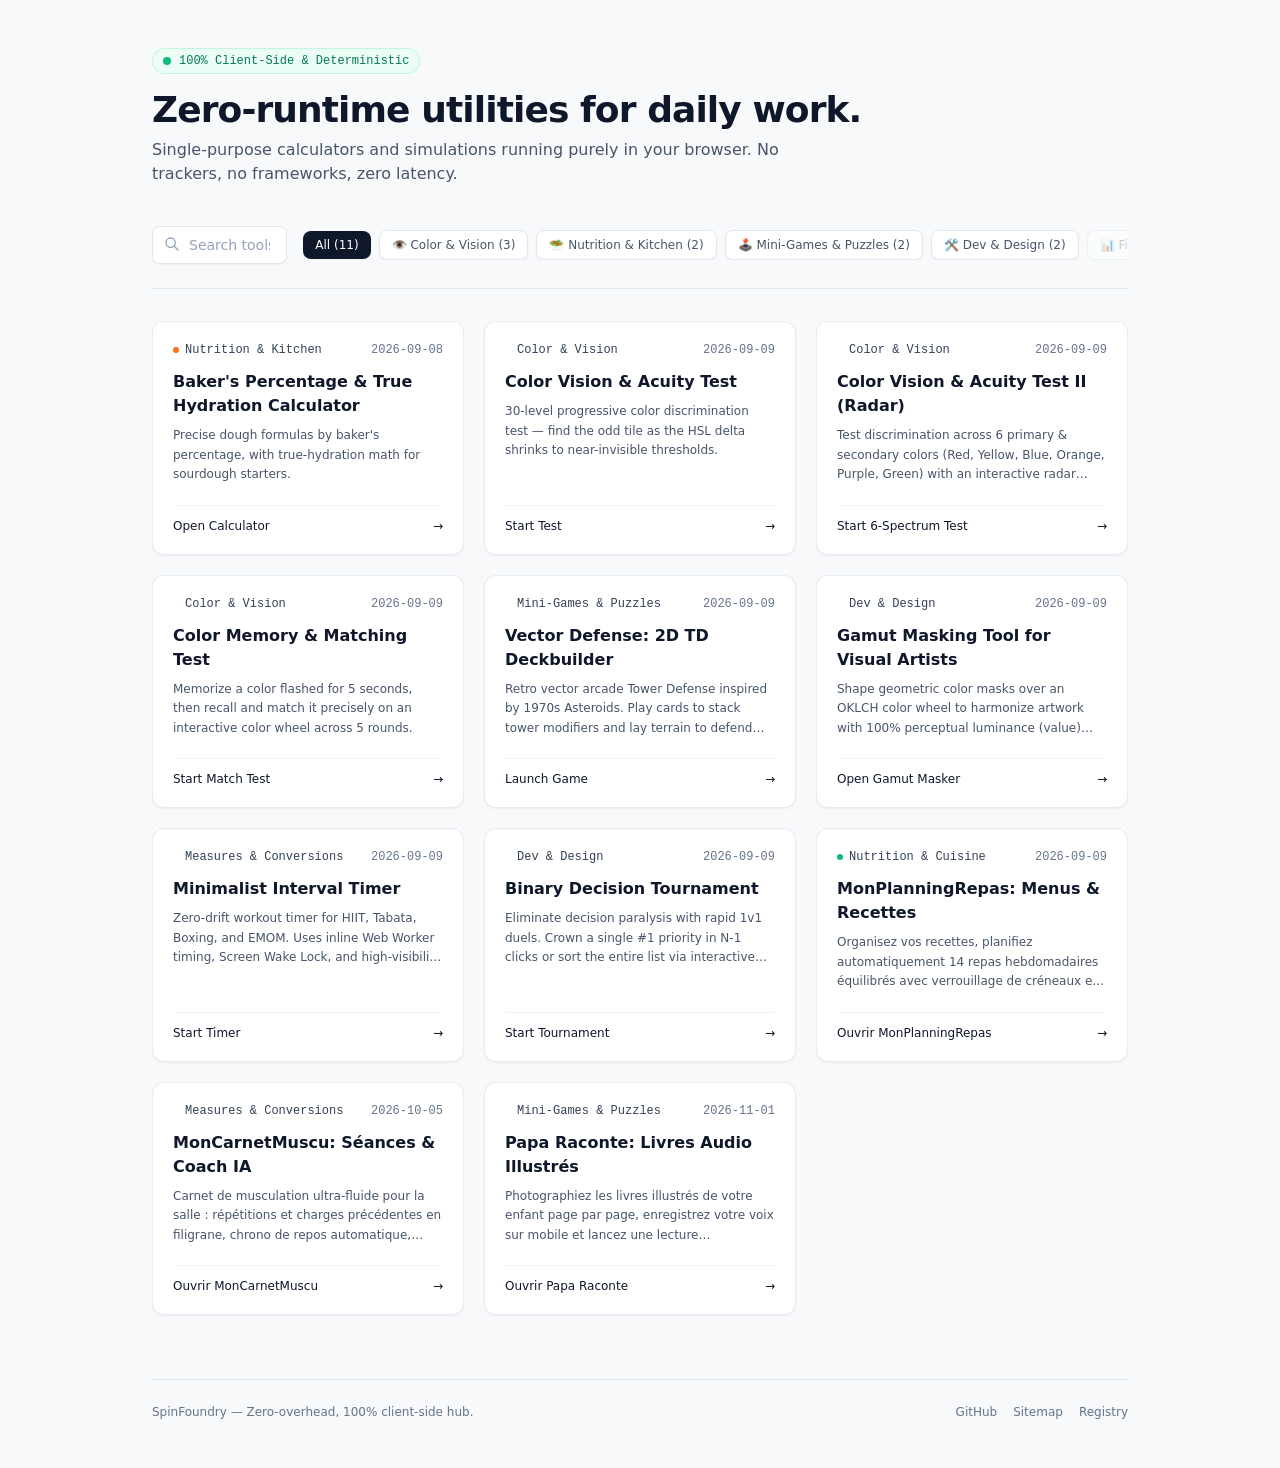
<file: index.html>
<!DOCTYPE html>
<html lang="en">
<head>
  <meta charset="UTF-8">
  <meta name="viewport" content="width=device-width, initial-scale=1.0">
  <title>SpinFoundry — Zero-runtime utilities for daily work</title>
  <meta name="description" content="Single-purpose calculators and simulations running purely in your browser. No trackers, no frameworks, zero latency.">
  <link rel="canonical" href="https://spinfoundry.pages.dev/">

  <meta property="og:type" content="website">
  <meta property="og:url" content="https://spinfoundry.pages.dev/">
  <meta property="og:title" content="SpinFoundry — Zero-runtime utilities for daily work">
  <meta property="og:description" content="Single-purpose calculators and simulations running purely in your browser. No trackers, no frameworks, zero latency.">
  <meta name="twitter:card" content="summary">

  <link rel="stylesheet" href="/assets/styles.css">

  <script type="application/ld+json">
  {
    "@context": "https://schema.org",
    "@type": "WebSite",
    "name": "SpinFoundry",
    "url": "https://spinfoundry.pages.dev/",
    "description": "Zero-overhead client-side micro-app engine and calculation hub."
  }
  </script>
</head>
<body class="bg-[#F8F9FA] text-slate-800 antialiased font-sans min-h-screen">

  <!-- Container principal resserré pour un meilleur rythme -->
  <main class="max-w-5xl mx-auto px-6 py-12">
    
    <!-- Hero Section -->
    <header class="mb-10">
      <div class="inline-flex items-center gap-2 px-2.5 py-1 rounded-full text-xs font-mono bg-emerald-50 text-emerald-700 border border-emerald-200/60 mb-4">
        <span class="w-2 h-2 rounded-full bg-emerald-500 animate-pulse"></span>
        100% Client-Side & Deterministic
      </div>
      <h1 class="text-3xl font-extrabold tracking-tight text-slate-900 sm:text-4xl">
        Zero-runtime utilities for daily work.
      </h1>
      <p class="mt-2 text-base text-slate-600 max-w-2xl">
        Single-purpose calculators and simulations running purely in your browser. No trackers, no frameworks, zero latency.
      </p>
    </header>

    <!-- Barres de filtres & Recherche -->
    <div class="flex flex-col md:flex-row gap-4 items-center justify-between mb-8 pb-6 border-b border-slate-200">
      
      <!-- Input Recherche avec Icône -->
      <div class="relative w-full md:w-72">
        <input type="text" id="searchInput" placeholder="Search tools..." class="w-full pl-9 pr-4 py-2 bg-white border border-slate-200 rounded-lg text-sm text-slate-800 placeholder-slate-400 focus:outline-none focus:ring-2 focus:ring-slate-900/10 focus:border-slate-400 transition-all shadow-sm">
        <svg class="w-4 h-4 absolute left-3 top-2.5 text-slate-400" fill="none" stroke="currentColor" viewBox="0 0 24 24"><path stroke-linecap="round" stroke-linejoin="round" stroke-width="2" d="M21 21l-6-6m2-5a7 7 0 11-14 0 7 7 0 0114 0z"></path></svg>
      </div>

      <!-- Pilules de Catégories (Hauteur égale & Scroll propre) -->
      <div class="flex items-center gap-2 overflow-x-auto w-full md:w-auto pb-2 md:pb-0 scrollbar-none" id="categoryPills">
        <button type="button" data-category="all" class="category-pill px-3 py-1.5 rounded-lg text-xs font-medium whitespace-nowrap bg-slate-900 text-white shadow-sm transition-all">
          All (11)
        </button>
        <button type="button" data-category="color-vision" class="category-pill px-3 py-1.5 rounded-lg text-xs font-medium whitespace-nowrap bg-white text-slate-600 border border-slate-200 hover:bg-slate-50 transition-colors shadow-sm">
          👁️ Color & Vision (3)
        </button>
        <button type="button" data-category="nutrition" class="category-pill px-3 py-1.5 rounded-lg text-xs font-medium whitespace-nowrap bg-white text-slate-600 border border-slate-200 hover:bg-slate-50 transition-colors shadow-sm">
          🥗 Nutrition &amp; Kitchen (2)
        </button>
        <button type="button" data-category="games" class="category-pill px-3 py-1.5 rounded-lg text-xs font-medium whitespace-nowrap bg-white text-slate-600 border border-slate-200 hover:bg-slate-50 transition-colors shadow-sm">
          🕹️ Mini-Games & Puzzles (2)
        </button>
        <button type="button" data-category="dev-tools" class="category-pill px-3 py-1.5 rounded-lg text-xs font-medium whitespace-nowrap bg-white text-slate-600 border border-slate-200 hover:bg-slate-50 transition-colors shadow-sm">
          🛠️ Dev &amp; Design (2)
        </button>
        <button type="button" data-category="finance" class="category-pill px-3 py-1.5 rounded-lg text-xs font-medium whitespace-nowrap bg-white text-slate-400 border border-slate-200 opacity-50 cursor-not-allowed" title="Coming soon">
          📊 Finance & Wealth (0)
        </button>
        <button type="button" data-category="conversions" class="category-pill px-3 py-1.5 rounded-lg text-xs font-medium whitespace-nowrap bg-white text-slate-600 border border-slate-200 hover:bg-slate-50 transition-colors shadow-sm">
          📏 Measures &amp; Conversions (2)
        </button>
        <button type="button" data-category="simulations" class="category-pill px-3 py-1.5 rounded-lg text-xs font-medium whitespace-nowrap bg-white text-slate-400 border border-slate-200 opacity-50 cursor-not-allowed" title="Coming soon">
          🧪 Simulations & Physics (0)
        </button>
        <button type="button" data-category="coffee-brew" class="category-pill px-3 py-1.5 rounded-lg text-xs font-medium whitespace-nowrap bg-white text-slate-400 border border-slate-200 opacity-50 cursor-not-allowed" title="Coming soon">
          ☕ Coffee & Fermentation (0)
        </button>
        <button type="button" data-category="garden" class="category-pill px-3 py-1.5 rounded-lg text-xs font-medium whitespace-nowrap bg-white text-slate-400 border border-slate-200 opacity-50 cursor-not-allowed" title="Coming soon">
          🌿 Home & Garden (0)
        </button>
      </div>
    </div>

    <!-- Grille de Cartes d'Outils -->
    <!-- TOOLS_GRID_START -->
    <div id="toolsGrid" class="grid grid-cols-1 md:grid-cols-2 lg:grid-cols-3 gap-5">
      
      <!-- Carte Cliquable -->
      <a href="/dough-hydration-calculator/" data-tool-id="dough-hydration-calculator" data-category="nutrition" data-tags="baking sourdough hydration percentages bread dough" class="tool-card group flex flex-col justify-between p-5 bg-white border border-slate-200/80 rounded-xl shadow-sm hover:shadow-md hover:border-slate-300 hover:-translate-y-0.5 transition-all duration-150">
        <div>
          <div class="flex items-center justify-between text-xs font-mono text-slate-500 mb-3">
            <span class="inline-flex items-center gap-1.5 font-medium text-slate-700">
              <span class="w-1.5 h-1.5 rounded-full bg-orange-500"></span>
              Nutrition & Kitchen
            </span>
            <time>2026-09-08</time>
          </div>
          <h2 class="text-base font-bold text-slate-900 group-hover:text-slate-700 transition-colors">
            Baker's Percentage & True Hydration Calculator
          </h2>
          <p class="text-xs text-slate-600 mt-2 leading-relaxed line-clamp-3">
            Precise dough formulas by baker's percentage, with true-hydration math for sourdough starters.
          </p>
        </div>
        
        <div class="mt-5 pt-3 border-t border-slate-100 flex items-center justify-between text-xs font-medium text-slate-900 group-hover:text-slate-600">
          <span>Open Calculator</span>
          <span class="transform group-hover:translate-x-1 transition-transform">→</span>
        </div>
      </a>

      <!-- Carte Cliquable: Color Acuity Test -->
      <a href="/color-acuity-test/" data-tool-id="color-acuity-test" data-category="color-vision" data-tags="color vision acuity test discrimination eye eyesight hue perception" class="tool-card group flex flex-col justify-between p-5 bg-white border border-slate-200/80 rounded-xl shadow-sm hover:shadow-md hover:border-slate-300 hover:-translate-y-0.5 transition-all duration-150">
        <div>
          <div class="flex items-center justify-between text-xs font-mono text-slate-500 mb-3">
            <span class="inline-flex items-center gap-1.5 font-medium text-slate-700">
              <span class="w-1.5 h-1.5 rounded-full bg-violet-500"></span>
              Color & Vision
            </span>
            <time>2026-09-09</time>
          </div>
          <h2 class="text-base font-bold text-slate-900 group-hover:text-slate-700 transition-colors">
            Color Vision & Acuity Test
          </h2>
          <p class="text-xs text-slate-600 mt-2 leading-relaxed line-clamp-3">
            30-level progressive color discrimination test — find the odd tile as the HSL delta shrinks to near-invisible thresholds.
          </p>
        </div>
        
        <div class="mt-5 pt-3 border-t border-slate-100 flex items-center justify-between text-xs font-medium text-slate-900 group-hover:text-slate-600">
          <span>Start Test</span>
          <span class="transform group-hover:translate-x-1 transition-transform">→</span>
        </div>
      </a>

      <!-- Carte Cliquable: Color Acuity Test II -->
      <a href="/color-acuity-test-2/" data-tool-id="color-acuity-test-2" data-category="color-vision" data-tags="color vision acuity test 2 spectrum radar chart red yellow blue orange purple green" class="tool-card group flex flex-col justify-between p-5 bg-white border border-slate-200/80 rounded-xl shadow-sm hover:shadow-md hover:border-slate-300 hover:-translate-y-0.5 transition-all duration-150">
        <div>
          <div class="flex items-center justify-between text-xs font-mono text-slate-500 mb-3">
            <span class="inline-flex items-center gap-1.5 font-medium text-slate-700">
              <span class="w-1.5 h-1.5 rounded-full bg-indigo-500"></span>
              Color & Vision
            </span>
            <time>2026-09-09</time>
          </div>
          <h2 class="text-base font-bold text-slate-900 group-hover:text-slate-700 transition-colors">
            Color Vision & Acuity Test II (Radar)
          </h2>
          <p class="text-xs text-slate-600 mt-2 leading-relaxed line-clamp-3">
            Test discrimination across 6 primary & secondary colors (Red, Yellow, Blue, Orange, Purple, Green) with an interactive radar profile.
          </p>
        </div>
        
        <div class="mt-5 pt-3 border-t border-slate-100 flex items-center justify-between text-xs font-medium text-slate-900 group-hover:text-slate-600">
          <span>Start 6-Spectrum Test</span>
          <span class="transform group-hover:translate-x-1 transition-transform">→</span>
        </div>
      </a>

      <!-- Carte Cliquable: Color Matching Test -->
      <a href="/color-matching-test/" data-tool-id="color-matching-test" data-category="color-vision" data-tags="color memory matching test color wheel hue recall picker accuracy delta" class="tool-card group flex flex-col justify-between p-5 bg-white border border-slate-200/80 rounded-xl shadow-sm hover:shadow-md hover:border-slate-300 hover:-translate-y-0.5 transition-all duration-150">
        <div>
          <div class="flex items-center justify-between text-xs font-mono text-slate-500 mb-3">
            <span class="inline-flex items-center gap-1.5 font-medium text-slate-700">
              <span class="w-1.5 h-1.5 rounded-full bg-fuchsia-500"></span>
              Color & Vision
            </span>
            <time>2026-09-09</time>
          </div>
          <h2 class="text-base font-bold text-slate-900 group-hover:text-slate-700 transition-colors">
            Color Memory & Matching Test
          </h2>
          <p class="text-xs text-slate-600 mt-2 leading-relaxed line-clamp-3">
            Memorize a color flashed for 5 seconds, then recall and match it precisely on an interactive color wheel across 5 rounds.
          </p>
        </div>
        
        <div class="mt-5 pt-3 border-t border-slate-100 flex items-center justify-between text-xs font-medium text-slate-900 group-hover:text-slate-600">
          <span>Start Match Test</span>
          <span class="transform group-hover:translate-x-1 transition-transform">→</span>
        </div>
      </a>

      <!-- Carte Cliquable: Vector Defense -->
      <a href="/vector-td-deckbuilder/" data-tool-id="vector-td-deckbuilder" data-category="games" data-tags="tower defense deckbuilder vector arcade asteroids 1970s retro roguelite strategy cards wall" class="tool-card group flex flex-col justify-between p-5 bg-white border border-slate-200/80 rounded-xl shadow-sm hover:shadow-md hover:border-slate-300 hover:-translate-y-0.5 transition-all duration-150">
        <div>
          <div class="flex items-center justify-between text-xs font-mono text-slate-500 mb-3">
            <span class="inline-flex items-center gap-1.5 font-medium text-slate-700">
              <span class="w-1.5 h-1.5 rounded-full bg-amber-500"></span>
              Mini-Games &amp; Puzzles
            </span>
            <time>2026-09-09</time>
          </div>
          <h2 class="text-base font-bold text-slate-900 group-hover:text-slate-700 transition-colors">
            Vector Defense: 2D TD Deckbuilder
          </h2>
          <p class="text-xs text-slate-600 mt-2 leading-relaxed line-clamp-3">
            Retro vector arcade Tower Defense inspired by 1970s Asteroids. Play cards to stack tower modifiers and lay terrain to defend the Wall.
          </p>
        </div>
        
        <div class="mt-5 pt-3 border-t border-slate-100 flex items-center justify-between text-xs font-medium text-slate-900 group-hover:text-slate-600">
          <span>Launch Game</span>
          <span class="transform group-hover:translate-x-1 transition-transform">→</span>
        </div>
      </a>

      <!-- Carte Cliquable: Gamut Masking Tool -->
      <a href="/gamut-masking-tool/" data-tool-id="gamut-masking-tool" data-category="dev-tools" data-tags="gamut mask color harmony oklch color wheel painters artists value luminance tonal remapping palette" class="tool-card group flex flex-col justify-between p-5 bg-white border border-slate-200/80 rounded-xl shadow-sm hover:shadow-md hover:border-slate-300 hover:-translate-y-0.5 transition-all duration-150">
        <div>
          <div class="flex items-center justify-between text-xs font-mono text-slate-500 mb-3">
            <span class="inline-flex items-center gap-1.5 font-medium text-slate-700">
              <span class="w-1.5 h-1.5 rounded-full bg-slate-600"></span>
              Dev &amp; Design
            </span>
            <time>2026-09-09</time>
          </div>
          <h2 class="text-base font-bold text-slate-900 group-hover:text-slate-700 transition-colors">
            Gamut Masking Tool for Visual Artists
          </h2>
          <p class="text-xs text-slate-600 mt-2 leading-relaxed line-clamp-3">
            Shape geometric color masks over an OKLCH color wheel to harmonize artwork with 100% perceptual luminance (value) preservation.
          </p>
        </div>
        
        <div class="mt-5 pt-3 border-t border-slate-100 flex items-center justify-between text-xs font-medium text-slate-900 group-hover:text-slate-600">
          <span>Open Gamut Masker</span>
          <span class="transform group-hover:translate-x-1 transition-transform">→</span>
        </div>
      </a>

      <!-- Carte Cliquable: Minimalist Interval Timer -->
      <a href="/interval-timer/" data-tool-id="interval-timer" data-category="conversions" data-tags="interval timer hiit tabata emom boxing workout clock zero drift gym fitness web worker" class="tool-card group flex flex-col justify-between p-5 bg-white border border-slate-200/80 rounded-xl shadow-sm hover:shadow-md hover:border-slate-300 hover:-translate-y-0.5 transition-all duration-150">
        <div>
          <div class="flex items-center justify-between text-xs font-mono text-slate-500 mb-3">
            <span class="inline-flex items-center gap-1.5 font-medium text-slate-700">
              <span class="w-1.5 h-1.5 rounded-full bg-blue-500"></span>
              Measures &amp; Conversions
            </span>
            <time>2026-09-09</time>
          </div>
          <h2 class="text-base font-bold text-slate-900 group-hover:text-slate-700 transition-colors">
            Minimalist Interval Timer
          </h2>
          <p class="text-xs text-slate-600 mt-2 leading-relaxed line-clamp-3">
            Zero-drift workout timer for HIIT, Tabata, Boxing, and EMOM. Uses inline Web Worker timing, Screen Wake Lock, and high-visibility 3-5m typography.
          </p>
        </div>
        
        <div class="mt-5 pt-3 border-t border-slate-100 flex items-center justify-between text-xs font-medium text-slate-900 group-hover:text-slate-600">
          <span>Start Timer</span>
          <span class="transform group-hover:translate-x-1 transition-transform">→</span>
        </div>
      </a>

      <!-- Carte Cliquable: Binary Decision Tournament -->
      <a href="/binary-decision-tournament/" data-tool-id="binary-decision-tournament" data-category="dev-tools" data-tags="binary decision tournament pairwise comparison prioritization merge sort bracket elimination tasks backlog" class="tool-card group flex flex-col justify-between p-5 bg-white border border-slate-200/80 rounded-xl shadow-sm hover:shadow-md hover:border-slate-300 hover:-translate-y-0.5 transition-all duration-150">
        <div>
          <div class="flex items-center justify-between text-xs font-mono text-slate-500 mb-3">
            <span class="inline-flex items-center gap-1.5 font-medium text-slate-700">
              <span class="w-1.5 h-1.5 rounded-full bg-slate-600"></span>
              Dev &amp; Design
            </span>
            <time>2026-09-09</time>
          </div>
          <h2 class="text-base font-bold text-slate-900 group-hover:text-slate-700 transition-colors">
            Binary Decision Tournament
          </h2>
          <p class="text-xs text-slate-600 mt-2 leading-relaxed line-clamp-3">
            Eliminate decision paralysis with rapid 1v1 duels. Crown a single #1 priority in N-1 clicks or sort the entire list via interactive merge sort.
          </p>
        </div>
        
        <div class="mt-5 pt-3 border-t border-slate-100 flex items-center justify-between text-xs font-medium text-slate-900 group-hover:text-slate-600">
          <span>Start Tournament</span>
          <span class="transform group-hover:translate-x-1 transition-transform">→</span>
        </div>
      </a>

      <!-- Carte Cliquable: MonPlanningRepas -->
      <a href="/mon-planning-repas/" data-tool-id="mon-planning-repas" data-category="nutrition" data-tags="planning repas meal planner organisation menus recettes batch cooking courses cloudflare d1 sql" class="tool-card group flex flex-col justify-between p-5 bg-white border border-slate-200/80 rounded-xl shadow-sm hover:shadow-md hover:border-slate-300 hover:-translate-y-0.5 transition-all duration-150">
        <div>
          <div class="flex items-center justify-between text-xs font-mono text-slate-500 mb-3">
            <span class="inline-flex items-center gap-1.5 font-medium text-slate-700">
              <span class="w-1.5 h-1.5 rounded-full bg-emerald-500"></span>
              Nutrition &amp; Cuisine
            </span>
            <time>2026-09-09</time>
          </div>
          <h2 class="text-base font-bold text-slate-900 group-hover:text-slate-700 transition-colors">
            MonPlanningRepas: Menus &amp; Recettes
          </h2>
          <p class="text-xs text-slate-600 mt-2 leading-relaxed line-clamp-3">
            Organisez vos recettes, planifiez automatiquement 14 repas hebdomadaires équilibrés avec verrouillage de créneaux et synchronisation Cloudflare D1 SQL.
          </p>
        </div>
        
        <div class="mt-5 pt-3 border-t border-slate-100 flex items-center justify-between text-xs font-medium text-slate-900 group-hover:text-slate-600">
          <span>Ouvrir MonPlanningRepas</span>
          <span class="transform group-hover:translate-x-1 transition-transform">→</span>
        </div>
      </a>

      <!-- Carte Cliquable: MonCarnetMuscu -->
      <a href="/mon-carnet-muscu/" data-tool-id="mon-carnet-muscu" data-category="conversions" data-tags="musculation fitness sport carnet entraînement gym workout séries répétitions rpe rir chrono repos équilibre musculaire gemini ia coach d1 sql" class="tool-card group flex flex-col justify-between p-5 bg-white border border-slate-200/80 rounded-xl shadow-sm hover:shadow-md hover:border-slate-300 hover:-translate-y-0.5 transition-all duration-150">
        <div>
          <div class="flex items-center justify-between text-xs font-mono text-slate-500 mb-3">
            <span class="inline-flex items-center gap-1.5 font-medium text-slate-700">
              <span class="w-1.5 h-1.5 rounded-full bg-rose-500"></span>
              Measures &amp; Conversions
            </span>
            <time>2026-10-05</time>
          </div>
          <h2 class="text-base font-bold text-slate-900 group-hover:text-slate-700 transition-colors">
            MonCarnetMuscu: Séances &amp; Coach IA
          </h2>
          <p class="text-xs text-slate-600 mt-2 leading-relaxed line-clamp-3">
            Carnet de musculation ultra-fluide pour la salle : répétitions et charges précédentes en filigrane, chrono de repos automatique, équilibre musculaire et coach IA Gemini.
          </p>
        </div>
        
        <div class="mt-5 pt-3 border-t border-slate-100 flex items-center justify-between text-xs font-medium text-slate-900 group-hover:text-slate-600">
          <span>Ouvrir MonCarnetMuscu</span>
          <span class="transform group-hover:translate-x-1 transition-transform">→</span>
        </div>
      </a>

      <!-- Carte Cliquable: Papa Raconte -->
      <a href="/papa-raconte/" data-tool-id="papa-raconte" data-category="games" data-tags="papa raconte livre enfant histoire du soir audio lecture automatique album illustré voix parent conteuse cloudflare d1" class="tool-card group flex flex-col justify-between p-5 bg-white border border-slate-200/80 rounded-xl shadow-sm hover:shadow-md hover:border-slate-300 hover:-translate-y-0.5 transition-all duration-150">
        <div>
          <div class="flex items-center justify-between text-xs font-mono text-slate-500 mb-3">
            <span class="inline-flex items-center gap-1.5 font-medium text-slate-700">
              <span class="w-1.5 h-1.5 rounded-full bg-amber-500"></span>
              Mini-Games &amp; Puzzles
            </span>
            <time>2026-11-01</time>
          </div>
          <h2 class="text-base font-bold text-slate-900 group-hover:text-slate-700 transition-colors">
            Papa Raconte: Livres Audio Illustrés
          </h2>
          <p class="text-xs text-slate-600 mt-2 leading-relaxed line-clamp-3">
            Photographiez les livres illustrés de votre enfant page par page, enregistrez votre voix sur mobile et lancez une lecture automatique en Mode Enfant.
          </p>
        </div>
        
        <div class="mt-5 pt-3 border-t border-slate-100 flex items-center justify-between text-xs font-medium text-slate-900 group-hover:text-slate-600">
          <span>Ouvrir Papa Raconte</span>
          <span class="transform group-hover:translate-x-1 transition-transform">→</span>
        </div>
      </a>

    </div>
    <!-- TOOLS_GRID_END -->

    <!-- Empty State -->
    <div id="emptyState" class="hidden text-center py-12 px-4 rounded-xl bg-white border border-slate-200/80">
      <p class="text-sm font-medium text-slate-800">No tools found</p>
      <p class="text-xs text-slate-500 mt-1">Try another search term or filter.</p>
    </div>

    <!-- Minimal Footer -->
    <footer class="mt-16 pt-6 border-t border-slate-200 flex flex-col sm:flex-row items-center justify-between text-xs text-slate-500 gap-3">
      <span>SpinFoundry — Zero-overhead, 100% client-side hub.</span>
      <div class="flex items-center gap-4">
        <a href="https://github.com/SpinFoundry/SpinFoundry" target="_blank" rel="noopener noreferrer" class="hover:text-slate-800 transition-colors">GitHub</a>
        <a href="/sitemap.xml" class="hover:text-slate-800 transition-colors">Sitemap</a>
        <a href="/registry.json" class="hover:text-slate-800 transition-colors">Registry</a>
      </div>
    </footer>

  </main>

  <script>
    (function () {
      'use strict';

      const searchInput = document.getElementById('searchInput');
      const categoryPills = document.querySelectorAll('.category-pill');
      const toolCards = document.querySelectorAll('.tool-card');
      const emptyState = document.getElementById('emptyState');

      let currentCategory = 'all';
      let currentQuery = '';

      function filterTools() {
        let visibleCount = 0;
        const q = currentQuery.trim().toLowerCase();

        toolCards.forEach(card => {
          const category = card.dataset.category || '';
          const tags = card.dataset.tags || '';
          const text = card.textContent.toLowerCase();

          const matchesCategory = (currentCategory === 'all' || category === currentCategory);
          const matchesQuery = !q || text.includes(q) || tags.includes(q);

          if (matchesCategory && matchesQuery) {
            card.classList.remove('hidden');
            visibleCount++;
          } else {
            card.classList.add('hidden');
          }
        });

        if (visibleCount === 0) {
          emptyState.classList.remove('hidden');
        } else {
          emptyState.classList.add('hidden');
        }
      }

      searchInput.addEventListener('input', (e) => {
        currentQuery = e.target.value;
        filterTools();
      });

      // Compute category counts dynamically from DOM cards
      const counts = { all: toolCards.length };
      toolCards.forEach(card => {
        const cat = card.dataset.category;
        counts[cat] = (counts[cat] || 0) + 1;
      });

      categoryPills.forEach(pill => {
        const cat = pill.dataset.category;
        const count = counts[cat] || 0;
        pill.innerHTML = pill.innerHTML.replace(/\(\d+\)/, `(${count})`);

        if (count > 0) {
          pill.classList.remove('opacity-50', 'cursor-not-allowed', 'text-slate-400');
          pill.removeAttribute('title');
          if (!pill.classList.contains('bg-slate-900')) {
            pill.classList.add('text-slate-600', 'hover:bg-slate-50');
          }
        } else if (cat !== 'all') {
          pill.classList.add('opacity-50', 'cursor-not-allowed', 'text-slate-400');
          pill.classList.remove('hover:bg-slate-50', 'text-slate-600');
          pill.setAttribute('title', 'Coming soon');
        }

        pill.addEventListener('click', () => {
          if (pill.classList.contains('opacity-50')) return;

          categoryPills.forEach(p => {
            if (p.classList.contains('opacity-50')) return;
            p.classList.remove('bg-slate-900', 'text-white');
            p.classList.add('bg-white', 'text-slate-600', 'border', 'border-slate-200');
          });

          pill.classList.add('bg-slate-900', 'text-white');
          pill.classList.remove('bg-white', 'text-slate-600', 'border', 'border-slate-200');

          currentCategory = pill.dataset.category;
          filterTools();
        });
      });
    })();
  </script>
</body>
</html>
</file>
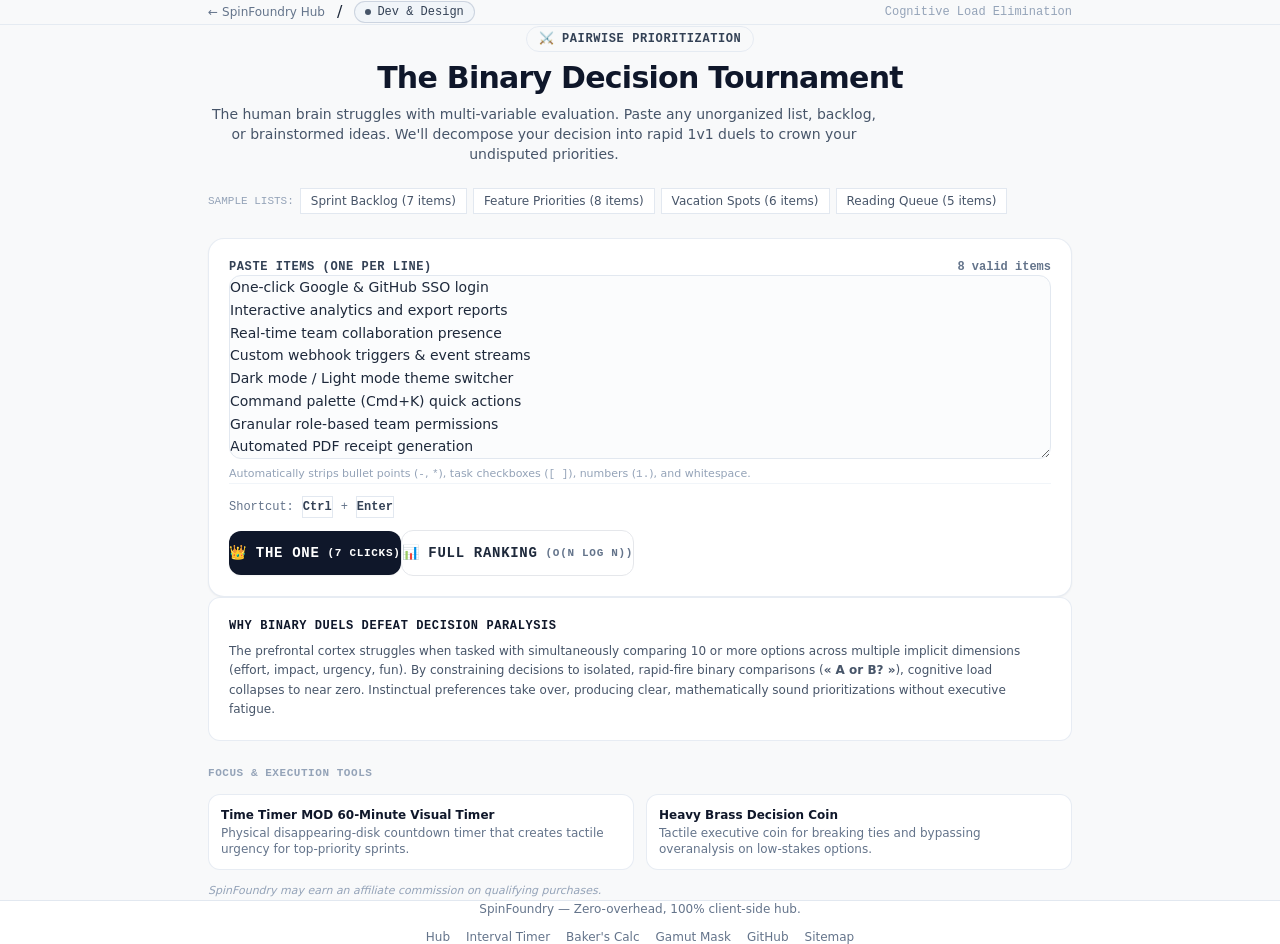
<file: binary-decision-tournament/index.html>
<!DOCTYPE html>
<html lang="en">
<head>
  <meta charset="UTF-8">
  <meta name="viewport" content="width=device-width, initial-scale=1.0">
  <title>Binary Decision Tournament | Rapid Priority 1v1 Duels | SpinFoundry</title>
  <meta name="description" content="Eliminate decision paralysis by reducing complex backlogs and brainstorms to rapid-fire 1v1 binary duels. Find your #1 priority in N-1 clicks or sort the entire list via interactive merge sort.">
  <meta name="keywords" content="binary decision tournament, task prioritization tool, 1v1 duel ranking, pairwise comparison, interactive merge sort, bracket elimination, decision matrix, backlog grooming">
  <link rel="canonical" href="https://spinfoundry.pages.dev/binary-decision-tournament/">

  <meta property="og:type" content="website">
  <meta property="og:url" content="https://spinfoundry.pages.dev/binary-decision-tournament/">
  <meta property="og:title" content="Binary Decision Tournament | SpinFoundry">
  <meta property="og:description" content="Stop freezing over large todo lists. Rapid 1v1 binary duels to find your #1 priority in seconds.">
  <meta name="twitter:card" content="summary">

  <link rel="stylesheet" href="/assets/styles.css">

  <script type="application/ld+json">
  {
    "@context": "https://schema.org",
    "@type": "WebApplication",
    "name": "Binary Decision Tournament",
    "url": "https://spinfoundry.pages.dev/binary-decision-tournament/",
    "description": "Rapid-fire pairwise comparison tool to prioritize tasks and brainstormed options via bracket elimination or interactive merge sort.",
    "applicationCategory": "ProductivityApplication",
    "operatingSystem": "All"
  }
  </script>

  <style>
    /* Category Badge: Dev & Design */
    .badge-devtools {
      background-color: #f1f5f9;
      color: #334155;
      border: 1px solid rgba(148, 163, 184, 0.4);
    }
    .badge-devtools-dot {
      background-color: #475569;
    }

    /* Duel Card Styling */
    .duel-card {
      transition: all 0.12s cubic-bezier(0.4, 0, 0.2, 1);
      touch-action: manipulation;
      cursor: pointer;
      user-select: none;
    }
    .duel-card:hover {
      border-color: #0f172a;
      box-shadow: 0 10px 25px -5px rgba(15, 23, 42, 0.08);
      transform: translateY(-2px);
    }
    .duel-card:active, .duel-card.selected-punch {
      border-color: #0f172a !important;
      background-color: #f8fafc !important;
      transform: scale(0.985) !important;
      box-shadow: 0 0 0 3px rgba(15, 23, 42, 0.15) !important;
    }

    /* Progress bar transition */
    .progress-bar-fill {
      transition: width 0.15s ease;
    }

    /* Button Taps */
    .btn-tap {
      touch-action: manipulation;
      transition: transform 0.08s ease, background-color 0.12s ease;
    }
    .btn-tap:active {
      transform: scale(0.97);
    }

    /* Utility Fallbacks */
    .flex { display: flex; }
    .flex-col { flex-direction: column; }
    .items-center { align-items: center; }
    .justify-between { justify-content: space-between; }
    .justify-center { justify-content: center; }
    .gap-1 { gap: 0.25rem; }
    .gap-2 { gap: 0.5rem; }
    .gap-3 { gap: 0.75rem; }
    .gap-4 { gap: 1rem; }
    .w-full { width: 100%; }
    .max-w-3xl { max-width: 48rem; }
    .max-w-4xl { max-width: 56rem; }
    .mx-auto { margin-left: auto; margin-right: auto; }
    .text-center { text-align: center; }
    .font-mono { font-family: ui-monospace, SFMono-Regular, Menlo, Monaco, Consolas, monospace; }
    .font-sans { font-family: ui-sans-serif, system-ui, -apple-system, BlinkMacSystemFont, "Segoe UI", Roboto, sans-serif; }
    .font-bold { font-weight: 700; }
    .font-extrabold { font-weight: 800; }
    .font-semibold { font-weight: 600; }
    .font-medium { font-weight: 500; }
    .uppercase { text-transform: uppercase; }
    .tracking-wider { letter-spacing: 0.05em; }
    .tracking-widest { letter-spacing: 0.1em; }
    .rounded-lg { border-radius: 0.5rem; }
    .rounded-xl { border-radius: 0.75rem; }
    .rounded-2xl { border-radius: 1rem; }
    .rounded-full { border-radius: 9999px; }
    .border { border-width: 1px; }
    .border-b { border-bottom-width: 1px; }
    .border-t { border-top-width: 1px; }
    .hidden { display: none !important; }
    .select-none { user-select: none; -webkit-user-select: none; }
  </style>
</head>
<body class="bg-[#F8F9FA] text-slate-800 font-sans min-h-screen flex flex-col justify-between antialiased">

  <!-- Top Navigation Chrome -->
  <header class="border-b border-slate-200/80 bg-white/90 backdrop-blur-sm sticky top-0 z-30 select-none">
    <div class="max-w-4xl mx-auto px-4 h-13 py-2.5 flex items-center justify-between">
      <div class="flex items-center gap-3">
        <a href="/" class="text-xs font-medium text-slate-500 hover:text-slate-900 transition-colors flex items-center gap-1">
          <span>&larr;</span> SpinFoundry Hub
        </a>
        <span class="text-slate-300">/</span>
        <span class="inline-flex items-center gap-1.5 px-2.5 py-0.5 rounded-full text-xs font-mono badge-devtools">
          <span class="w-1.5 h-1.5 rounded-full badge-devtools-dot"></span>
          Dev &amp; Design
        </span>
      </div>

      <!-- Live Duel Counter / Exit Arena Button (Shown during Arena) -->
      <div id="arenaTopControls" class="hidden flex items-center gap-2">
        <button type="button" id="btnUndoTop" class="btn-tap inline-flex items-center gap-1 px-2.5 py-1 rounded-md text-xs font-mono text-slate-600 bg-slate-100 hover:bg-slate-200 transition-colors" title="Undo Last Choice (Z or Backspace)">
          <svg class="w-3.5 h-3.5" fill="none" stroke="currentColor" viewBox="0 0 24 24"><path stroke-linecap="round" stroke-linejoin="round" stroke-width="2" d="M3 10h10a8 8 0 018 8v2M3 10l6 6m-6-6l6-6"/></svg>
          <span>Undo (Z)</span>
        </button>
        <button type="button" id="btnAbortTournament" class="btn-tap inline-flex items-center gap-1 px-2.5 py-1 rounded-md text-xs font-mono text-rose-600 bg-rose-50 hover:bg-rose-100 transition-colors" title="Abort to Input (Esc)">
          <span>Abort</span>
        </button>
      </div>

      <!-- Subtitle or tag when not in arena -->
      <div id="defaultTopRight" class="text-xs font-mono text-slate-400 hidden sm:block">
        Cognitive Load Elimination
      </div>
    </div>

    <!-- Thin Top Progress Bar (Active in Arena) -->
    <div id="topProgressBarContainer" class="hidden w-full h-1 bg-slate-200 overflow-hidden">
      <div id="topProgressBar" class="h-full bg-slate-900 progress-bar-fill" style="width: 0%;"></div>
    </div>
  </header>

  <!-- Main Viewport Workspace -->
  <main class="max-w-4xl mx-auto px-4 py-8 flex-1 w-full flex flex-col justify-center">

    <!-- ═════════════════════════════════════════════
         SCREEN 1: THE DROP (INPUT VIEW)
         ═════════════════════════════════════════════ -->
    <section id="screenInput" class="space-y-6">
      
      <!-- Title & Intro -->
      <div class="space-y-2 text-center sm:text-left">
        <div class="inline-flex items-center gap-2 px-3 py-1 rounded-full text-xs font-mono font-bold uppercase tracking-wider bg-slate-100 text-slate-700 border border-slate-200/80">
          <span>⚔️ Pairwise Prioritization</span>
        </div>
        <h1 class="text-2xl sm:text-3xl font-extrabold tracking-tight text-slate-900">
          The Binary Decision Tournament
        </h1>
        <p class="text-xs sm:text-sm text-slate-600 max-w-2xl leading-relaxed">
          The human brain struggles with multi-variable evaluation. Paste any unorganized list, backlog, or brainstormed ideas. We'll decompose your decision into rapid 1v1 duels to crown your undisputed priorities.
        </p>
      </div>

      <!-- Quick Preset Chips -->
      <div class="flex items-center gap-1.5 flex-wrap text-xs select-none">
        <span class="font-mono text-slate-400 text-[11px] uppercase mr-1">Sample Lists:</span>
        <button type="button" class="btn-preset btn-tap px-2.5 py-1 rounded-md bg-white border border-slate-200 text-slate-600 hover:border-slate-400 hover:text-slate-900 transition-colors" data-preset="backlog">
          Sprint Backlog (7 items)
        </button>
        <button type="button" class="btn-preset btn-tap px-2.5 py-1 rounded-md bg-white border border-slate-200 text-slate-600 hover:border-slate-400 hover:text-slate-900 transition-colors" data-preset="features">
          Feature Priorities (8 items)
        </button>
        <button type="button" class="btn-preset btn-tap px-2.5 py-1 rounded-md bg-white border border-slate-200 text-slate-600 hover:border-slate-400 hover:text-slate-900 transition-colors" data-preset="destinations">
          Vacation Spots (6 items)
        </button>
        <button type="button" class="btn-preset btn-tap px-2.5 py-1 rounded-md bg-white border border-slate-200 text-slate-600 hover:border-slate-400 hover:text-slate-900 transition-colors" data-preset="books">
          Reading Queue (5 items)
        </button>
      </div>

      <!-- Input Textarea Card -->
      <div class="bg-white border border-slate-200/80 rounded-2xl p-5 sm:p-6 shadow-sm space-y-4">
        <div class="flex items-center justify-between text-xs font-mono">
          <label for="inputRawItems" class="font-bold uppercase tracking-wider text-slate-700">
            Paste Items (One per line)
          </label>
          <span id="lblItemCount" class="font-bold text-slate-500">
            0 valid items
          </span>
        </div>

        <textarea id="inputRawItems" rows="8" class="w-full p-4 rounded-xl border border-slate-200 focus:border-slate-900 focus:outline-none font-sans text-sm sm:text-base leading-relaxed text-slate-800 placeholder-slate-400 bg-slate-50/50 resize-y" placeholder="Fix checkout memory leak&#10;Implement dark mode toggle&#10;Add user analytics dashboard&#10;Update API documentation&#10;Refactor billing webhook&#10;Optimize database indexing&#10;Conduct security audit" autofocus></textarea>

        <p class="text-[11px] text-slate-400">
          Automatically strips bullet points (<code>-</code>, <code>*</code>), task checkboxes (<code>[ ]</code>), numbers (<code>1.</code>), and whitespace.
        </p>

        <!-- Mode Selectors & Triggers -->
        <div class="pt-3 border-t border-slate-100 flex flex-col sm:flex-row items-stretch sm:items-center justify-between gap-3">
          <div class="flex items-center gap-2 text-xs font-mono text-slate-500">
            <span>Shortcut:</span>
            <kbd class="px-2 py-0.5 rounded bg-slate-100 border border-slate-200 text-slate-700 font-semibold">Ctrl</kbd>+<kbd class="px-2 py-0.5 rounded bg-slate-100 border border-slate-200 text-slate-700 font-semibold">Enter</kbd>
          </div>

          <div class="flex items-center gap-2.5">
            <!-- Mode 1: The One (Bracket) -->
            <button type="button" id="btnLaunchBracket" class="btn-tap flex-1 sm:flex-initial px-5 py-3 rounded-xl bg-slate-900 hover:bg-slate-800 text-white font-mono font-bold text-xs sm:text-sm tracking-wider uppercase shadow-sm transition-all flex items-center justify-center gap-2">
              <span>👑 The One</span>
              <span id="lblBracketClicks" class="text-[11px] font-normal text-slate-300 opacity-80">(N-1 clicks)</span>
            </button>

            <!-- Mode 2: Full Ranking (Merge Sort) -->
            <button type="button" id="btnLaunchRanking" class="btn-tap flex-1 sm:flex-initial px-5 py-3 rounded-xl bg-white border border-slate-300 hover:border-slate-900 text-slate-800 font-mono font-bold text-xs sm:text-sm tracking-wider uppercase transition-all flex items-center justify-center gap-2">
              <span>📊 Full Ranking</span>
              <span class="text-[11px] font-normal text-slate-500">(O(n log n))</span>
            </button>
          </div>
        </div>

      </div>

    </section>

    <!-- ═════════════════════════════════════════════
         SCREEN 2: THE ARENA (1v1 DUEL VIEW)
         ═════════════════════════════════════════════ -->
    <section id="screenArena" class="hidden space-y-6 select-none">
      
      <!-- Arena Progress Header -->
      <div class="flex items-center justify-between text-xs font-mono text-slate-500">
        <div class="flex items-center gap-2">
          <span id="arenaModeBadge" class="px-2.5 py-0.5 rounded-full font-bold uppercase text-[10px] bg-slate-900 text-white">
            The One
          </span>
          <span id="arenaDuelCounter" class="font-bold text-slate-800">
            Duel 1 of 7
          </span>
        </div>
        <div class="flex items-center gap-4 text-[11px]">
          <span class="hidden sm:inline text-slate-400">Press <kbd class="px-1.5 py-0.5 rounded bg-white border border-slate-200 text-slate-700 font-semibold">1</kbd> or <kbd class="px-1.5 py-0.5 rounded bg-white border border-slate-200 text-slate-700 font-semibold">&larr;</kbd> for Left &bull; <kbd class="px-1.5 py-0.5 rounded bg-white border border-slate-200 text-slate-700 font-semibold">2</kbd> or <kbd class="px-1.5 py-0.5 rounded bg-white border border-slate-200 text-slate-700 font-semibold">&rarr;</kbd> for Right</span>
        </div>
      </div>

      <!-- Duel Arena Grid: Two Massive High-Contrast Cards -->
      <div class="grid grid-cols-1 md:grid-cols-2 gap-4 sm:gap-6 min-h-[380px] sm:min-h-[420px] items-stretch">
        
        <!-- CARD A (LEFT) -->
        <div id="cardOptionA" class="duel-card bg-white border-2 border-slate-200/90 rounded-2xl p-6 sm:p-10 flex flex-col justify-between items-center text-center shadow-sm relative group">
          <div class="w-full flex items-center justify-between text-xs font-mono text-slate-400">
            <span class="inline-flex items-center justify-center w-7 h-7 rounded-lg bg-slate-100 text-slate-800 font-bold border border-slate-200 group-hover:bg-slate-900 group-hover:text-white transition-colors">
              A
            </span>
            <span class="text-[11px] uppercase tracking-wider text-slate-400">Key: [1] or [&larr;]</span>
          </div>

          <div class="my-auto py-6 px-2">
            <p id="textOptionA" class="text-xl sm:text-2xl lg:text-3xl font-bold text-slate-900 leading-snug">
              Option A
            </p>
          </div>

          <div class="w-full pt-4 border-t border-slate-100 text-xs font-mono text-slate-400 group-hover:text-slate-900 transition-colors flex items-center justify-center gap-1.5">
            <span>Choose Left</span>
            <span>&rarr;</span>
          </div>
        </div>

        <!-- CARD B (RIGHT) -->
        <div id="cardOptionB" class="duel-card bg-white border-2 border-slate-200/90 rounded-2xl p-6 sm:p-10 flex flex-col justify-between items-center text-center shadow-sm relative group">
          <div class="w-full flex items-center justify-between text-xs font-mono text-slate-400">
            <span class="inline-flex items-center justify-center w-7 h-7 rounded-lg bg-slate-100 text-slate-800 font-bold border border-slate-200 group-hover:bg-slate-900 group-hover:text-white transition-colors">
              B
            </span>
            <span class="text-[11px] uppercase tracking-wider text-slate-400">Key: [2] or [&rarr;]</span>
          </div>

          <div class="my-auto py-6 px-2">
            <p id="textOptionB" class="text-xl sm:text-2xl lg:text-3xl font-bold text-slate-900 leading-snug">
              Option B
            </p>
          </div>

          <div class="w-full pt-4 border-t border-slate-100 text-xs font-mono text-slate-400 group-hover:text-slate-900 transition-colors flex items-center justify-center gap-1.5">
            <span>Choose Right</span>
            <span>&rarr;</span>
          </div>
        </div>

      </div>

      <!-- Quick Action Controls bar below arena -->
      <div class="flex items-center justify-between text-xs font-mono text-slate-500 pt-2">
        <button type="button" id="btnUndoBottom" class="btn-tap inline-flex items-center gap-1.5 px-3 py-1.5 rounded-lg bg-white border border-slate-200 hover:bg-slate-100 text-slate-700 transition-colors">
          <svg class="w-3.5 h-3.5" fill="none" stroke="currentColor" viewBox="0 0 24 24"><path stroke-linecap="round" stroke-linejoin="round" stroke-width="2" d="M3 10h10a8 8 0 018 8v2M3 10l6 6m-6-6l6-6"/></svg>
          <span>Undo Choice (Z)</span>
        </button>

        <div class="text-[11px] text-slate-400">
          Press <kbd class="px-1.5 py-0.5 rounded bg-white border border-slate-200 text-slate-700">Esc</kbd> to return
        </div>
      </div>

    </section>

    <!-- ═════════════════════════════════════════════
         SCREEN 3: THE VERDICT (RESULTS VIEW)
         ═════════════════════════════════════════════ -->
    <section id="screenResults" class="hidden space-y-6">
      
      <!-- Crown Winner Banner -->
      <div class="bg-white border-2 border-emerald-500/30 rounded-2xl p-6 sm:p-8 shadow-sm text-center space-y-3 relative overflow-hidden">
        <div class="inline-flex items-center gap-1.5 px-3.5 py-1 rounded-full text-xs font-mono font-bold uppercase tracking-wider bg-emerald-50 text-emerald-800 border border-emerald-200">
          <span>🏆 Undisputed #1 Priority</span>
        </div>

        <h2 id="winnerTitle" class="text-2xl sm:text-3xl lg:text-4xl font-extrabold text-slate-950 max-w-2xl mx-auto leading-tight">
          Top Winner Item
        </h2>

        <p id="winnerSubtitle" class="text-xs font-mono text-slate-500">
          Emerged victorious after 7 binary duels.
        </p>
      </div>

      <!-- Action Buttons Row -->
      <div class="flex items-center justify-center gap-2 sm:gap-3 flex-wrap text-xs font-mono select-none">
        <button type="button" id="btnCopyMarkdown" class="btn-tap px-4 py-2.5 rounded-xl bg-slate-900 hover:bg-slate-800 text-white font-semibold transition-colors flex items-center gap-1.5">
          <svg class="w-4 h-4" fill="none" stroke="currentColor" viewBox="0 0 24 24"><path stroke-linecap="round" stroke-linejoin="round" stroke-width="2" d="M8 5H6a2 2 0 00-2 2v12a2 2 0 002 2h10a2 2 0 002-2v-1M8 5a2 2 0 002 2h2a2 2 0 002-2M8 5a2 2 0 012-2h2a2 2 0 012 2m0 0h2a2 2 0 012 2v3m2 4H10m0 0l3-3m-3 3l3 3"/></svg>
          <span id="lblCopyMarkdown">Copy as Markdown</span>
        </button>

        <button type="button" id="btnCopyPlain" class="btn-tap px-4 py-2.5 rounded-xl bg-white border border-slate-200 hover:bg-slate-50 text-slate-700 font-semibold transition-colors flex items-center gap-1.5">
          <svg class="w-4 h-4" fill="none" stroke="currentColor" viewBox="0 0 24 24"><path stroke-linecap="round" stroke-linejoin="round" stroke-width="2" d="M9 5H7a2 2 0 00-2 2v12a2 2 0 002 2h10a2 2 0 002-2V7a2 2 0 00-2-2h-2M9 5a2 2 0 002 2h2a2 2 0 002-2M9 5a2 2 0 012-2h2a2 2 0 012 2"/></svg>
          <span id="lblCopyPlain">Copy Plain List</span>
        </button>

        <button type="button" id="btnRematch" class="btn-tap px-4 py-2.5 rounded-xl bg-white border border-slate-200 hover:bg-slate-50 text-slate-700 font-semibold transition-colors flex items-center gap-1.5">
          <svg class="w-4 h-4" fill="none" stroke="currentColor" viewBox="0 0 24 24"><path stroke-linecap="round" stroke-linejoin="round" stroke-width="2" d="M4 4v5h.582m15.356 2A8.001 8.001 0 004.582 9m0 0H9m11 11v-5h-.581m0 0a8.003 8.003 0 01-15.357-2m15.357 2H15"/></svg>
          <span>Rematch</span>
        </button>

        <button type="button" id="btnNewList" class="btn-tap px-4 py-2.5 rounded-xl bg-white border border-slate-200 hover:bg-slate-50 text-slate-700 font-semibold transition-colors flex items-center gap-1.5">
          <svg class="w-4 h-4" fill="none" stroke="currentColor" viewBox="0 0 24 24"><path stroke-linecap="round" stroke-linejoin="round" stroke-width="2" d="M12 4v16m8-8H4"/></svg>
          <span>New List</span>
        </button>
      </div>

      <!-- Ranked Hierarchy Card -->
      <div class="bg-white border border-slate-200/80 rounded-2xl p-5 sm:p-6 shadow-sm space-y-3">
        <h3 class="text-xs font-mono font-bold uppercase tracking-wider text-slate-400">
          Complete Ranked Hierarchy
        </h3>

        <div id="rankedListContainer" class="divide-y divide-slate-100 font-sans text-sm">
          <!-- Populated dynamically via JS -->
        </div>
      </div>

    </section>

  </main>

  <!-- Educational & Gear Module -->
  <article class="max-w-4xl mx-auto px-4 mt-8 pb-10 text-slate-600 space-y-6 text-xs leading-relaxed">
    <div class="p-5 bg-white border border-slate-200/80 rounded-xl space-y-2">
      <h2 class="text-xs font-bold font-mono uppercase tracking-wider text-slate-900">Why Binary Duels Defeat Decision Paralysis</h2>
      <p>
        The prefrontal cortex struggles when tasked with simultaneously comparing 10 or more options across multiple implicit dimensions (effort, impact, urgency, fun). By constraining decisions to isolated, rapid-fire binary comparisons (<strong>« A or B? »</strong>), cognitive load collapses to near zero. Instinctual preferences take over, producing clear, mathematically sound prioritizations without executive fatigue.
      </p>
    </div>

    <!-- Contextual Affiliate Gear -->
    <div class="space-y-3">
      <h3 class="text-[11px] font-bold uppercase tracking-wider font-mono text-slate-400">Focus &amp; Execution Tools</h3>
      <div class="grid grid-cols-1 sm:grid-cols-2 gap-3 text-xs">
        <a href="https://www.amazon.com/dp/B082WTYRPS?tag=spinfoundry-20" target="_blank" rel="noopener noreferrer sponsored"
          class="p-3 bg-white border border-slate-200/80 rounded-xl hover:border-slate-300 hover:shadow-sm transition-all block group">
          <span class="font-semibold text-slate-900 group-hover:text-blue-600 transition-colors">Time Timer MOD 60-Minute Visual Timer</span>
          <p class="text-slate-500 mt-0.5">Physical disappearing-disk countdown timer that creates tactile urgency for top-priority sprints.</p>
        </a>
        <a href="https://www.amazon.com/dp/B07P4GDFN9?tag=spinfoundry-20" target="_blank" rel="noopener noreferrer sponsored"
          class="p-3 bg-white border border-slate-200/80 rounded-xl hover:border-slate-300 hover:shadow-sm transition-all block group">
          <span class="font-semibold text-slate-900 group-hover:text-blue-600 transition-colors">Heavy Brass Decision Coin</span>
          <p class="text-slate-500 mt-0.5">Tactile executive coin for breaking ties and bypassing overanalysis on low-stakes options.</p>
        </a>
      </div>
      <p class="text-[11px] text-slate-400 italic">SpinFoundry may earn an affiliate commission on qualifying purchases.</p>
    </div>
  </article>

  <!-- SpinFoundry Footer -->
  <footer class="border-t border-slate-200 py-6 bg-white text-center text-xs text-slate-500 select-none">
    <div class="max-w-4xl mx-auto px-4 flex flex-col sm:flex-row items-center justify-between gap-3">
      <span>SpinFoundry — Zero-overhead, 100% client-side hub.</span>
      <div class="flex items-center gap-4">
        <a href="/" class="hover:text-slate-900 transition-colors">Hub</a>
        <a href="/interval-timer/" class="hover:text-slate-900 transition-colors">Interval Timer</a>
        <a href="/dough-hydration-calculator/" class="hover:text-slate-900 transition-colors">Baker's Calc</a>
        <a href="/gamut-masking-tool/" class="hover:text-slate-900 transition-colors">Gamut Mask</a>
        <a href="https://github.com/SpinFoundry/SpinFoundry" target="_blank" rel="noopener noreferrer" class="hover:text-slate-900 transition-colors">GitHub</a>
        <a href="/sitemap.xml" class="hover:text-slate-900 transition-colors">Sitemap</a>
      </div>
    </div>
  </footer>

  <!-- SCRIPT: TOURNAMENT ENGINE & ALGORITHMS -->
  <script>
  (function() {
    'use strict';

    /* ═════════════════════════════════════════════
       1. SAMPLE PRESETS
       ═════════════════════════════════════════════ */
    const PRESETS = {
      backlog: [
        "Fix high-severity payment webhook timeout",
        "Refactor legacy user authentication flow",
        "Add multi-currency checkout support",
        "Implement automated database backup cron",
        "Optimize slow Postgres query on dashboard",
        "Write integration tests for subscription cancelation",
        "Redesign mobile settings navigation"
      ],
      features: [
        "One-click Google & GitHub SSO login",
        "Interactive analytics and export reports",
        "Real-time team collaboration presence",
        "Custom webhook triggers & event streams",
        "Dark mode / Light mode theme switcher",
        "Command palette (Cmd+K) quick actions",
        "Granular role-based team permissions",
        "Automated PDF receipt generation"
      ],
      destinations: [
        "Kyoto, Japan (Shrines & Autumn foliage)",
        "Reykjavik, Iceland (Waterfalls & Hot springs)",
        "Dolomites, Italy (Alpine hiking & lakes)",
        "Oaxaca, Mexico (Culinary & Historic center)",
        "Queenstown, New Zealand (Fjords & adventures)",
        "Azores, Portugal (Volcanic calderas & ocean)"
      ],
      books: [
        "Thinking, Fast and Slow (Daniel Kahneman)",
        "Deep Work (Cal Newport)",
        "Designing Data-Intensive Applications (Martin Kleppmann)",
        "Atomic Habits (James Clear)",
        "The Design of Everyday Things (Don Norman)"
      ]
    };

    /* ═════════════════════════════════════════════
       2. PROCEDURAL AUDIO FEEDBACK
       ═════════════════════════════════════════════ */
    let audioCtx = null;
    function playClickTone() {
      try {
        const AudioClass = window.AudioContext || window.webkitAudioContext;
        if (!audioCtx && AudioClass) audioCtx = new AudioClass();
        if (audioCtx && audioCtx.state === 'suspended') audioCtx.resume();
        if (!audioCtx) return;

        const osc = audioCtx.createOscillator();
        const gain = audioCtx.createGain();
        osc.type = 'sine';
        osc.frequency.setValueAtTime(420, audioCtx.currentTime);
        osc.frequency.exponentialRampToValueAtTime(840, audioCtx.currentTime + 0.04);

        gain.gain.setValueAtTime(0.12, audioCtx.currentTime);
        gain.gain.exponentialRampToValueAtTime(0.001, audioCtx.currentTime + 0.05);

        osc.connect(gain);
        gain.connect(audioCtx.destination);
        osc.start();
        osc.stop(audioCtx.currentTime + 0.05);
      } catch (e) {}
    }

    function playVictoryTone() {
      try {
        const AudioClass = window.AudioContext || window.webkitAudioContext;
        if (!audioCtx && AudioClass) audioCtx = new AudioClass();
        if (audioCtx && audioCtx.state === 'suspended') audioCtx.resume();
        if (!audioCtx) return;

        const notes = [523.25, 659.25, 783.99, 1046.50];
        notes.forEach((freq, idx) => {
          setTimeout(() => {
            const osc = audioCtx.createOscillator();
            const gain = audioCtx.createGain();
            osc.type = 'triangle';
            osc.frequency.setValueAtTime(freq, audioCtx.currentTime);
            gain.gain.setValueAtTime(0.15, audioCtx.currentTime);
            gain.gain.exponentialRampToValueAtTime(0.001, audioCtx.currentTime + 0.22);
            osc.connect(gain);
            gain.connect(audioCtx.destination);
            osc.start();
            osc.stop(audioCtx.currentTime + 0.22);
          }, idx * 80);
        });
      } catch (e) {}
    }

    /* ═════════════════════════════════════════════
       3. PARSING & STORAGE
       ═════════════════════════════════════════════ */
    const STORAGE_KEY = 'spinfoundry_decision_tournament_v1';

    function parseRawItems(text) {
      return text
        .split(/\r?\n/)
        .map(line => {
          let cleaned = line.trim();
          // Strip leading bullet markers, numbers, or checkboxes:
          cleaned = cleaned.replace(/^(\d+[\.\)]\s*|[\-\*\+\•]\s*|\[[\sxX]\]\s*)+/, '').trim();
          return cleaned;
        })
        .filter(item => item.length > 0);
    }

    function saveToStorage(text) {
      try {
        localStorage.setItem(STORAGE_KEY, text);
      } catch (e) {}
    }

    function loadFromStorage() {
      try {
        return localStorage.getItem(STORAGE_KEY) || '';
      } catch (e) {
        return '';
      }
    }

    /* ═════════════════════════════════════════════
       4. STATE & ALGORITHM ENGINES
       ═════════════════════════════════════════════ */
    let currentScreen = 'input'; // 'input' | 'arena' | 'results'
    let undoStack = [];
    let tournamentState = null;
    let finalRankedList = [];

    /* -------------------------------------------
       Engine A: "The One" (Bracket Elimination)
       ------------------------------------------- */
    function initBracketTournament(items) {
      // Shuffle items slightly to avoid pairing order bias
      const shuffled = [...items];
      for (let i = shuffled.length - 1; i > 0; i--) {
        const j = Math.floor(Math.random() * (i + 1));
        [shuffled[i], shuffled[j]] = [shuffled[j], shuffled[i]];
      }

      return {
        mode: 'bracket',
        totalDuels: items.length - 1,
        duelsCompleted: 0,
        currentRound: shuffled,
        nextRound: [],
        matchIndex: 0,
        eliminatedTiers: [] // tracks eliminated items per round for podium
      };
    }

    /* -------------------------------------------
       Engine B: "Full Ranking" (Iterative Merge Sort)
       ------------------------------------------- */
    function initRankingTournament(items) {
      // Shuffle to prevent pathological sorting biases
      const shuffled = [...items];
      for (let i = shuffled.length - 1; i > 0; i--) {
        const j = Math.floor(Math.random() * (i + 1));
        [shuffled[i], shuffled[j]] = [shuffled[j], shuffled[i]];
      }

      // Initial runs of length 1
      const runs = shuffled.map(item => [item]);
      const estimatedTotalDuels = Math.max(1, Math.ceil(items.length * Math.log2(items.length) * 0.85));

      return {
        mode: 'ranking',
        runs: runs,
        nextRuns: [],
        currentA: runs.length > 1 ? runs[0] : [],
        currentB: runs.length > 1 ? runs[1] : [],
        merged: [],
        idxA: 0,
        idxB: 0,
        runPairIndex: 0,
        duelsCompleted: 0,
        estimatedTotalDuels: estimatedTotalDuels
      };
    }

    /* ═════════════════════════════════════════════
       5. DOM ELEMENTS
       ═════════════════════════════════════════════ */
    const DOM = {
      screenInput: document.getElementById('screenInput'),
      screenArena: document.getElementById('screenArena'),
      screenResults: document.getElementById('screenResults'),
      inputRawItems: document.getElementById('inputRawItems'),
      lblItemCount: document.getElementById('lblItemCount'),
      lblBracketClicks: document.getElementById('lblBracketClicks'),
      btnLaunchBracket: document.getElementById('btnLaunchBracket'),
      btnLaunchRanking: document.getElementById('btnLaunchRanking'),
      arenaTopControls: document.getElementById('arenaTopControls'),
      defaultTopRight: document.getElementById('defaultTopRight'),
      topProgressBarContainer: document.getElementById('topProgressBarContainer'),
      topProgressBar: document.getElementById('topProgressBar'),
      arenaModeBadge: document.getElementById('arenaModeBadge'),
      arenaDuelCounter: document.getElementById('arenaDuelCounter'),
      cardOptionA: document.getElementById('cardOptionA'),
      cardOptionB: document.getElementById('cardOptionB'),
      textOptionA: document.getElementById('textOptionA'),
      textOptionB: document.getElementById('textOptionB'),
      btnUndoTop: document.getElementById('btnUndoTop'),
      btnUndoBottom: document.getElementById('btnUndoBottom'),
      btnAbortTournament: document.getElementById('btnAbortTournament'),
      winnerTitle: document.getElementById('winnerTitle'),
      winnerSubtitle: document.getElementById('winnerSubtitle'),
      rankedListContainer: document.getElementById('rankedListContainer'),
      btnCopyMarkdown: document.getElementById('btnCopyMarkdown'),
      lblCopyMarkdown: document.getElementById('lblCopyMarkdown'),
      btnCopyPlain: document.getElementById('btnCopyPlain'),
      lblCopyPlain: document.getElementById('lblCopyPlain'),
      btnRematch: document.getElementById('btnRematch'),
      btnNewList: document.getElementById('btnNewList')
    };

    /* ═════════════════════════════════════════════
       6. NAVIGATION & SCREEN SWITCHING
       ═════════════════════════════════════════════ */
    function showScreen(screen) {
      currentScreen = screen;
      DOM.screenInput.classList.toggle('hidden', screen !== 'input');
      DOM.screenArena.classList.toggle('hidden', screen !== 'arena');
      DOM.screenResults.classList.toggle('hidden', screen !== 'results');

      DOM.arenaTopControls.classList.toggle('hidden', screen !== 'arena');
      DOM.defaultTopRight.classList.toggle('hidden', screen === 'arena');
      DOM.topProgressBarContainer.classList.toggle('hidden', screen !== 'arena');

      if (screen === 'input') {
        DOM.inputRawItems.focus();
      }
    }

    /* ═════════════════════════════════════════════
       7. ARENA CONTROLLER & DUEL RENDERING
       ═════════════════════════════════════════════ */
    function getCurrentDuelOptions() {
      if (!tournamentState) return null;

      if (tournamentState.mode === 'bracket') {
        const { currentRound, matchIndex } = tournamentState;
        const iA = matchIndex * 2;
        const iB = iA + 1;
        if (iA < currentRound.length && iB < currentRound.length) {
          return { optionA: currentRound[iA], optionB: currentRound[iB] };
        }
        return null;
      } else if (tournamentState.mode === 'ranking') {
        const { currentA, currentB, idxA, idxB } = tournamentState;
        if (idxA < currentA.length && idxB < currentB.length) {
          return { optionA: currentA[idxA], optionB: currentB[idxB] };
        }
        return null;
      }
      return null;
    }

    function renderDuel() {
      const options = getCurrentDuelOptions();
      if (!options) {
        // No options currently ready, advance engine
        advanceEngineAfterStep();
        return;
      }

      const { optionA, optionB } = options;
      DOM.textOptionA.textContent = optionA;
      DOM.textOptionB.textContent = optionB;

      // Update counters & badges
      if (tournamentState.mode === 'bracket') {
        DOM.arenaModeBadge.textContent = 'The One';
        DOM.arenaModeBadge.className = 'px-2.5 py-0.5 rounded-full font-bold uppercase text-[10px] bg-slate-900 text-white';
        const duelNum = tournamentState.duelsCompleted + 1;
        const total = tournamentState.totalDuels;
        DOM.arenaDuelCounter.textContent = `Duel ${duelNum} of ${total}`;
        const pct = Math.min(100, Math.round(((duelNum - 1) / total) * 100));
        DOM.topProgressBar.style.width = `${pct}%`;
      } else {
        DOM.arenaModeBadge.textContent = 'Full Ranking';
        DOM.arenaModeBadge.className = 'px-2.5 py-0.5 rounded-full font-bold uppercase text-[10px] bg-blue-600 text-white';
        const duelNum = tournamentState.duelsCompleted + 1;
        DOM.arenaDuelCounter.textContent = `Duel ${duelNum} (Sorting...)`;
        const est = tournamentState.estimatedTotalDuels || 10;
        const pct = Math.min(95, Math.round((tournamentState.duelsCompleted / est) * 100));
        DOM.topProgressBar.style.width = `${pct}%`;
      }
    }

    /* ═════════════════════════════════════════════
       8. CHOICE SELECTION & ADVANCEMENT
       ═════════════════════════════════════════════ */
    let isProcessingChoice = false;

    function handleChoice(chosenSide) {
      if (currentScreen !== 'arena' || isProcessingChoice || !tournamentState) return;

      const options = getCurrentDuelOptions();
      if (!options) return;

      isProcessingChoice = true;
      playClickTone();

      // Tactile punch animation (< 100ms)
      const targetCard = chosenSide === 'left' ? DOM.cardOptionA : DOM.cardOptionB;
      targetCard.classList.add('selected-punch');

      // Save deep snapshot to undo stack
      undoStack.push(JSON.parse(JSON.stringify(tournamentState)));

      setTimeout(() => {
        targetCard.classList.remove('selected-punch');

        if (tournamentState.mode === 'bracket') {
          processBracketChoice(chosenSide, options);
        } else if (tournamentState.mode === 'ranking') {
          processRankingChoice(chosenSide, options);
        }

        isProcessingChoice = false;
      }, 90);
    }

    /* Bracket choice step */
    function processBracketChoice(chosenSide, { optionA, optionB }) {
      const winner = chosenSide === 'left' ? optionA : optionB;
      const loser = chosenSide === 'left' ? optionB : optionA;

      tournamentState.nextRound.push(winner);
      if (!tournamentState.currentRoundEliminated) tournamentState.currentRoundEliminated = [];
      tournamentState.currentRoundEliminated.push(loser);

      tournamentState.duelsCompleted++;
      tournamentState.matchIndex++;

      advanceBracketEngine();
    }

    function advanceBracketEngine() {
      const { currentRound, matchIndex } = tournamentState;
      const nextMatchStart = matchIndex * 2;

      // Check if current round has finished
      if (nextMatchStart >= currentRound.length) {
        // Round done!
        finalizeBracketRound();
      } else if (nextMatchStart === currentRound.length - 1) {
        // Exactly one item left with no partner -> Automatic Bye!
        tournamentState.nextRound.push(currentRound[nextMatchStart]);
        finalizeBracketRound();
      } else {
        renderDuel();
      }
    }

    function finalizeBracketRound() {
      if (tournamentState.currentRoundEliminated) {
        tournamentState.eliminatedTiers.push(tournamentState.currentRoundEliminated);
        tournamentState.currentRoundEliminated = [];
      }

      tournamentState.currentRound = tournamentState.nextRound;
      tournamentState.nextRound = [];
      tournamentState.matchIndex = 0;

      if (tournamentState.currentRound.length <= 1) {
        // Tournament Winner Found!
        finishBracketTournament();
      } else {
        renderDuel();
      }
    }

    function finishBracketTournament() {
      const champion = tournamentState.currentRound[0];
      // Construct hierarchy: Champion, then finalists, semifinalists, etc.
      const hierarchy = [champion];
      for (let i = tournamentState.eliminatedTiers.length - 1; i >= 0; i--) {
        const tier = tournamentState.eliminatedTiers[i];
        hierarchy.push(...tier);
      }

      finalRankedList = hierarchy;
      showResults(champion, tournamentState.duelsCompleted);
    }

    /* Merge sort ranking choice step */
    function processRankingChoice(chosenSide, { optionA, optionB }) {
      tournamentState.duelsCompleted++;

      if (chosenSide === 'left') {
        tournamentState.merged.push(optionA);
        tournamentState.idxA++;
      } else {
        tournamentState.merged.push(optionB);
        tournamentState.idxB++;
      }

      advanceRankingEngine();
    }

    function advanceRankingEngine() {
      const { currentA, currentB, idxA, idxB } = tournamentState;

      // Check if one side of current merge pair is exhausted
      if (idxA >= currentA.length) {
        // Append remaining from B
        tournamentState.merged.push(...currentB.slice(idxB));
        finalizeMergePair();
      } else if (idxB >= currentB.length) {
        // Append remaining from A
        tournamentState.merged.push(...currentA.slice(idxA));
        finalizeMergePair();
      } else {
        renderDuel();
      }
    }

    function finalizeMergePair() {
      tournamentState.nextRuns.push(tournamentState.merged);
      tournamentState.merged = [];
      tournamentState.idxA = 0;
      tournamentState.idxB = 0;
      tournamentState.runPairIndex += 2;

      const { runs, runPairIndex } = tournamentState;

      if (runPairIndex < runs.length - 1) {
        // More pairs in this pass
        tournamentState.currentA = runs[runPairIndex];
        tournamentState.currentB = runs[runPairIndex + 1];
        renderDuel();
      } else if (runPairIndex === runs.length - 1) {
        // Odd run out -> auto advance to nextRuns
        tournamentState.nextRuns.push(runs[runPairIndex]);
        finalizeMergePass();
      } else {
        // Exact even pass finished
        finalizeMergePass();
      }
    }

    function finalizeMergePass() {
      tournamentState.runs = tournamentState.nextRuns;
      tournamentState.nextRuns = [];
      tournamentState.runPairIndex = 0;

      if (tournamentState.runs.length <= 1) {
        // Sorting Completely Done!
        const sorted = tournamentState.runs.length === 1 ? tournamentState.runs[0] : [];
        finalRankedList = sorted;
        const champion = sorted.length > 0 ? sorted[0] : 'None';
        showResults(champion, tournamentState.duelsCompleted);
      } else {
        tournamentState.currentA = tournamentState.runs[0];
        tournamentState.currentB = tournamentState.runs[1];
        renderDuel();
      }
    }

    /* Undo handling */
    function undoLastChoice() {
      if (currentScreen !== 'arena' || undoStack.length === 0) return;
      playClickTone();
      tournamentState = undoStack.pop();
      renderDuel();
    }

    /* ═════════════════════════════════════════════
       9. RESULTS PRESENTATION
       ═════════════════════════════════════════════ */
    function showResults(champion, duelsCount) {
      playVictoryTone();
      DOM.topProgressBar.style.width = '100%';

      DOM.winnerTitle.textContent = champion;
      const duelWord = duelsCount === 1 ? 'duel' : 'duels';
      DOM.winnerSubtitle.textContent = `Emerged as #1 priority after ${duelsCount} binary ${duelWord}.`;

      // Render Ranked List
      DOM.rankedListContainer.innerHTML = '';
      finalRankedList.forEach((item, idx) => {
        const row = document.createElement('div');
        row.className = 'py-3 flex items-center gap-3 group hover:bg-slate-50/80 px-2 rounded-lg transition-colors';

        const rankBadge = document.createElement('span');
        rankBadge.className = idx === 0
          ? 'font-mono font-bold text-xs px-2.5 py-1 rounded bg-slate-900 text-white'
          : (idx === 1
            ? 'font-mono font-bold text-xs px-2.5 py-1 rounded bg-slate-200 text-slate-800'
            : (idx === 2
              ? 'font-mono font-bold text-xs px-2.5 py-1 rounded bg-amber-100 text-amber-900 border border-amber-200'
              : 'font-mono text-xs px-2.5 py-1 rounded text-slate-500'));
        rankBadge.textContent = `#${idx + 1}`;

        const itemLabel = document.createElement('span');
        itemLabel.className = idx === 0 ? 'font-bold text-slate-900 flex-1' : 'text-slate-700 flex-1';
        itemLabel.textContent = item;

        row.appendChild(rankBadge);
        row.appendChild(itemLabel);
        DOM.rankedListContainer.appendChild(row);
      });

      showScreen('results');
    }

    /* Clipboard Exports */
    function copyMarkdown() {
      const markdownLines = finalRankedList.map((item, idx) => `- [ ] **#${idx + 1}**: ${item}`);
      navigator.clipboard.writeText(markdownLines.join('\n')).then(() => {
        DOM.lblCopyMarkdown.textContent = 'Copied!';
        setTimeout(() => DOM.lblCopyMarkdown.textContent = 'Copy as Markdown', 2000);
      });
    }

    function copyPlainList() {
      const plainLines = finalRankedList.map((item, idx) => `${idx + 1}. ${item}`);
      navigator.clipboard.writeText(plainLines.join('\n')).then(() => {
        DOM.lblCopyPlain.textContent = 'Copied!';
        setTimeout(() => DOM.lblCopyPlain.textContent = 'Copy Plain List', 2000);
      });
    }

    /* ═════════════════════════════════════════════
       10. TOURNAMENT LAUNCHERS
       ═════════════════════════════════════════════ */
    function launchTournament(mode) {
      const raw = DOM.inputRawItems.value;
      const items = parseRawItems(raw);

      if (items.length < 2) {
        alert('Please enter at least 2 valid items to start a tournament.');
        DOM.inputRawItems.focus();
        return;
      }

      saveToStorage(raw);
      undoStack = [];

      if (mode === 'bracket') {
        tournamentState = initBracketTournament(items);
      } else {
        tournamentState = initRankingTournament(items);
      }

      showScreen('arena');
      renderDuel();
    }

    /* ═════════════════════════════════════════════
       11. INPUT VALIDATION & PRESETS
       ═════════════════════════════════════════════ */
    function updateInputStats() {
      const items = parseRawItems(DOM.inputRawItems.value);
      const count = items.length;
      DOM.lblItemCount.textContent = count === 1 ? '1 valid item' : `${count} valid items`;

      if (count >= 2) {
        DOM.lblBracketClicks.textContent = `(${count - 1} clicks)`;
      } else {
        DOM.lblBracketClicks.textContent = '(N-1 clicks)';
      }
    }

    function loadPreset(key) {
      if (!PRESETS[key]) return;
      DOM.inputRawItems.value = PRESETS[key].join('\n');
      updateInputStats();
      saveToStorage(DOM.inputRawItems.value);
    }

    /* ═════════════════════════════════════════════
       12. EVENT LISTENERS & SHORTCUTS
       ═════════════════════════════════════════════ */
    function setupEvents() {
      // Input stats on typing
      DOM.inputRawItems.addEventListener('input', updateInputStats);

      // Presets
      document.querySelectorAll('.btn-preset').forEach(btn => {
        btn.addEventListener('click', () => loadPreset(btn.dataset.preset));
      });

      // Launch Buttons
      DOM.btnLaunchBracket.addEventListener('click', () => launchTournament('bracket'));
      DOM.btnLaunchRanking.addEventListener('click', () => launchTournament('ranking'));

      // Duel Card Taps
      DOM.cardOptionA.addEventListener('click', () => handleChoice('left'));
      DOM.cardOptionB.addEventListener('click', () => handleChoice('right'));

      // Undo Buttons
      DOM.btnUndoTop.addEventListener('click', undoLastChoice);
      DOM.btnUndoBottom.addEventListener('click', undoLastChoice);

      // Abort
      DOM.btnAbortTournament.addEventListener('click', () => {
        if (confirm('Abort this tournament and return to list?')) {
          showScreen('input');
        }
      });

      // Results Actions
      DOM.btnCopyMarkdown.addEventListener('click', copyMarkdown);
      DOM.btnCopyPlain.addEventListener('click', copyPlainList);
      DOM.btnRematch.addEventListener('click', () => {
        if (tournamentState && tournamentState.mode) {
          launchTournament(tournamentState.mode);
        } else {
          launchTournament('bracket');
        }
      });
      DOM.btnNewList.addEventListener('click', () => {
        DOM.inputRawItems.value = '';
        updateInputStats();
        showScreen('input');
      });

      // Global Keyboard Handler
      window.addEventListener('keydown', (e) => {
        // Screen 1 (Input) shortcuts
        if (currentScreen === 'input') {
          if ((e.ctrlKey || e.metaKey) && e.key === 'Enter') {
            e.preventDefault();
            launchTournament('bracket');
          }
          return;
        }

        // Screen 2 (Arena) shortcuts
        if (currentScreen === 'arena') {
          if (e.key === 'ArrowLeft' || e.key === '1' || e.key === 'a' || e.key === 'A') {
            e.preventDefault();
            handleChoice('left');
          } else if (e.key === 'ArrowRight' || e.key === '2' || e.key === 'b' || e.key === 'B') {
            e.preventDefault();
            handleChoice('right');
          } else if (e.key === 'z' || e.key === 'Z' || e.key === 'Backspace') {
            e.preventDefault();
            undoLastChoice();
          } else if (e.key === 'Escape') {
            e.preventDefault();
            DOM.btnAbortTournament.click();
          }
        }
      });
    }

    /* ═════════════════════════════════════════════
       13. INITIALIZATION
       ═════════════════════════════════════════════ */
    function init() {
      setupEvents();

      const saved = loadFromStorage();
      if (saved) {
        DOM.inputRawItems.value = saved;
      } else {
        // Default to feature priorities sample
        loadPreset('features');
      }

      updateInputStats();
      showScreen('input');

      if (window.location.hash === '#arena') {
        launchTournament('bracket');
      } else if (window.location.hash === '#results') {
        launchTournament('bracket');
        while (tournamentState && currentScreen === 'arena') {
          const opts = getCurrentDuelOptions();
          if (!opts) break;
          processBracketChoice('left', opts);
        }
      }
    }

    init();

  })();
  </script>
</body>
</html>
</file>
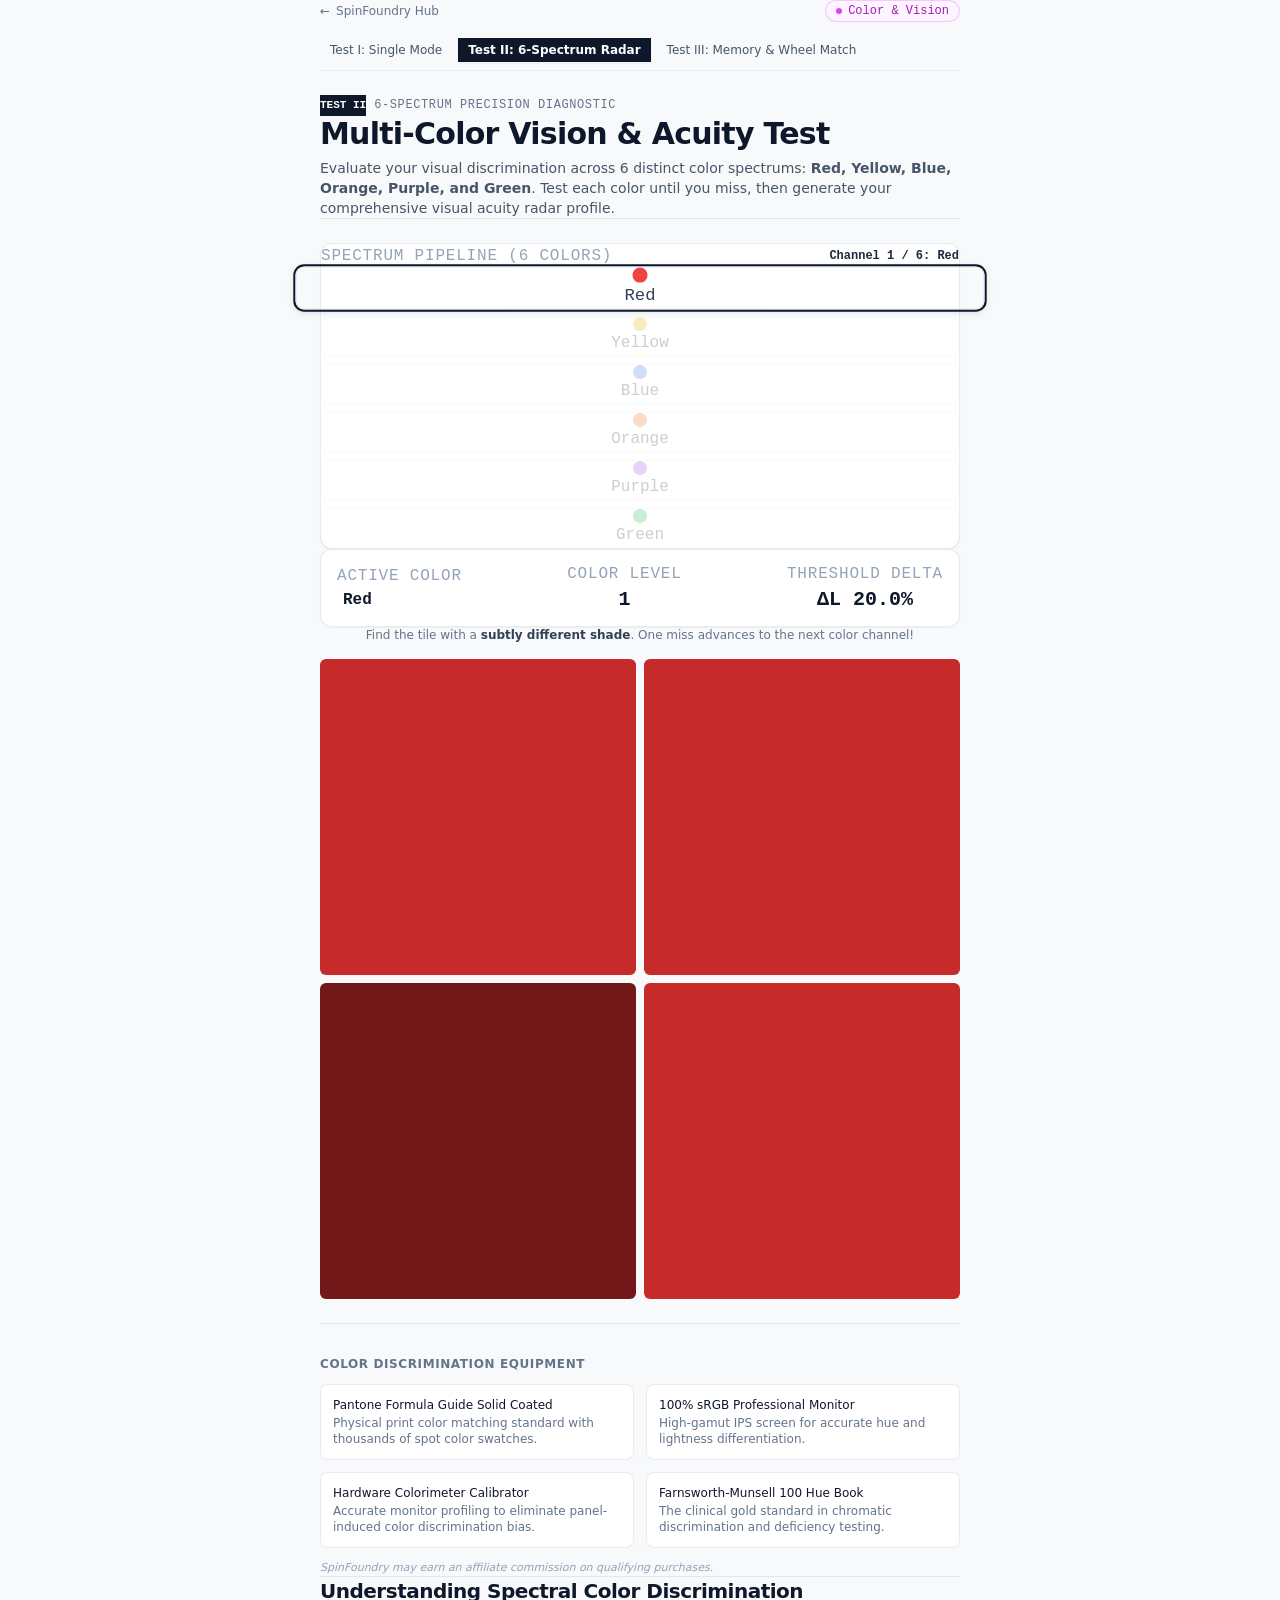
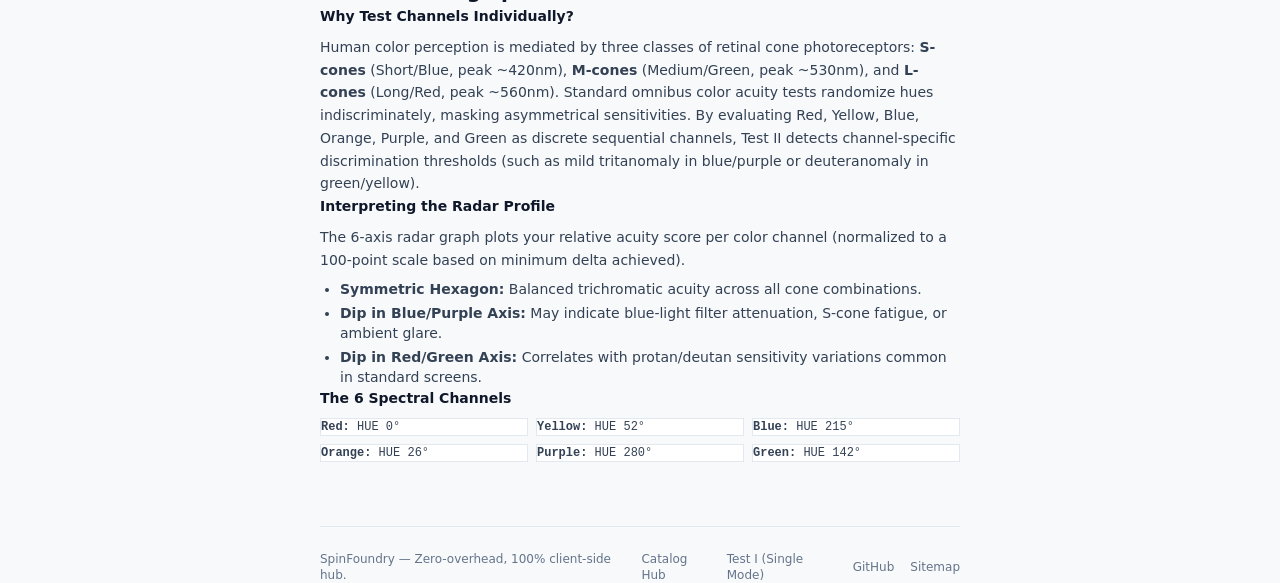
<file: color-acuity-test-2/index.html>
<!DOCTYPE html>
<html lang="en">
<head>
  <meta charset="UTF-8">
  <meta name="viewport" content="width=device-width, initial-scale=1.0">
  <title>Color Vision & Acuity Test II: 6-Spectrum Diagnostic | SpinFoundry</title>
  <meta name="description" content="Test your visual color discrimination across 6 primary and secondary chromatic channels: Red, Yellow, Blue, Orange, Purple, and Green. Generates an interactive 6-axis radar diagram of your chromatic acuity.">
  <meta name="keywords" content="color acuity test, color vision test 2, hue discrimination, color radar chart, color blindness test, trichromacy test, primary colors test">
  <link rel="canonical" href="https://spinfoundry.pages.dev/color-acuity-test-2/">

  <meta property="og:type" content="website">
  <meta property="og:url" content="https://spinfoundry.pages.dev/color-acuity-test-2/">
  <meta property="og:title" content="Color Vision & Acuity Test II: 6-Spectrum Diagnostic | SpinFoundry">
  <meta property="og:description" content="Comprehensive 6-color spectrum acuity test with full radar graph analysis.">
  <meta name="twitter:card" content="summary">

  <link rel="stylesheet" href="/assets/styles.css">

  <script type="application/ld+json">
  {
    "@context": "https://schema.org",
    "@type": "WebApplication",
    "name": "Color Vision & Acuity Test II: 6-Spectrum Diagnostic",
    "url": "https://spinfoundry.pages.dev/color-acuity-test-2/",
    "description": "Multi-spectral color discrimination assessment measuring threshold delta across 6 chromatic spectrums with SVG radar diagram generation.",
    "applicationCategory": "UtilityApplication",
    "operatingSystem": "All"
  }
  </script>

  <style>
    .color-tile {
      border-radius: 0.375rem;
      cursor: pointer;
      transition: transform 0.08s ease, box-shadow 0.08s ease;
      aspect-ratio: 1 / 1;
    }
    .color-tile:hover {
      transform: scale(1.06);
      box-shadow: 0 4px 16px rgba(0,0,0,0.18);
      z-index: 1;
      position: relative;
    }
    .color-tile.wrong {
      animation: shake 0.35s ease;
      outline: 3px solid #ef4444;
      outline-offset: -2px;
      z-index: 2;
    }
    .color-tile.correct {
      animation: pulse-correct 0.4s ease;
    }
    .color-tile.reveal-target {
      animation: target-reveal 0.9s cubic-bezier(0.34, 1.56, 0.64, 1) infinite alternate;
      outline: 3px solid #10b981;
      outline-offset: 2px;
      z-index: 10;
      position: relative;
    }
    @keyframes shake {
      0%,100%{transform:translateX(0)}
      20%{transform:translateX(-6px)}
      40%{transform:translateX(6px)}
      60%{transform:translateX(-4px)}
      80%{transform:translateX(4px)}
    }
    @keyframes pulse-correct {
      0%{transform:scale(1)}
      50%{transform:scale(1.18)}
      100%{transform:scale(1)}
    }
    @keyframes target-reveal {
      0% {
        transform: scale(1.04);
        box-shadow: 0 0 0 3px rgba(16, 185, 129, 0.5), 0 8px 24px rgba(16, 185, 129, 0.3);
      }
      100% {
        transform: scale(1.14);
        box-shadow: 0 0 0 7px rgba(16, 185, 129, 0.9), 0 12px 30px rgba(16, 185, 129, 0.6);
      }
    }
    @keyframes slide-fade-up {
      0% {
        opacity: 0;
        transform: translateY(24px) scale(0.97);
      }
      100% {
        opacity: 1;
        transform: translateY(0) scale(1);
      }
    }
    .animate-results {
      animation: slide-fade-up 0.55s cubic-bezier(0.16, 1, 0.3, 1) forwards;
    }
    .badge-simulations {
      background-color: #fdf4ff;
      color: #a21caf;
      border: 1px solid rgba(240, 171, 252, 0.6);
    }
    .badge-simulations-dot {
      background-color: #d946ef;
    }
    .rank-badge {
      display: inline-block;
      padding: 0.25rem 0.75rem;
      border-radius: 9999px;
      font-size: 0.7rem;
      font-weight: 700;
      letter-spacing: 0.06em;
      text-transform: uppercase;
    }
    .rank-tetrachromat {
      background-color: #f5f3ff;
      color: #5b21b6;
    }
    .rank-lynx {
      background-color: #fffbeb;
      color: #92400e;
    }
    .rank-inspector {
      background-color: #ecfdf5;
      color: #065f46;
    }
    .rank-student {
      background-color: #f1f5f9;
      color: #334155;
    }
    /* Color spectrum pills in HUD */
    .color-chip-active {
      box-shadow: 0 0 0 2px #0f172a, 0 2px 8px rgba(0,0,0,0.15);
      transform: scale(1.08);
    }
    .color-chip-done {
      opacity: 0.55;
    }
    .color-chip-pending {
      opacity: 0.25;
    }
    .radar-polygon {
      fill: rgba(79, 70, 229, 0.22);
      stroke: #4f46e5;
      stroke-width: 2.5;
      stroke-linejoin: round;
      transition: all 0.6s cubic-bezier(0.16, 1, 0.3, 1);
    }
    .radar-grid-line {
      stroke: #e2e8f0;
      stroke-width: 1;
      fill: none;
    }
    .radar-axis-line {
      stroke: #cbd5e1;
      stroke-width: 1;
      stroke-dasharray: 2,3;
    }
  </style>
</head>
<body class="bg-[#F8F9FA] text-slate-800 antialiased font-sans min-h-screen">

  <main class="max-w-2xl mx-auto px-4 py-10">

    <!-- Breadcrumb & Top Bar -->
    <div class="flex items-center justify-between mb-4">
      <a href="/" class="text-xs font-medium text-slate-500 hover:text-slate-800 flex items-center gap-1.5 transition-colors">
        <span>←</span>
        <span>SpinFoundry Hub</span>
      </a>
      <div class="inline-flex items-center gap-1.5 px-2.5 py-0.5 rounded-full text-xs font-mono badge-simulations">
        <span class="w-1.5 h-1.5 rounded-full badge-simulations-dot"></span>
        Color &amp; Vision
      </div>
    </div>

    <!-- Color & Vision Suite Navigation Menu -->
    <nav class="flex items-center gap-1.5 overflow-x-auto pb-2 mb-6 text-xs border-b border-slate-200/80 scrollbar-none" aria-label="Visual Tests Menu">
      <span class="text-[11px] font-mono text-slate-400 uppercase tracking-wider mr-1 hidden sm:inline">Suite:</span>
      <a href="/color-acuity-test/" class="px-2.5 py-1 rounded-md font-medium text-slate-600 hover:text-slate-900 hover:bg-slate-100 transition-colors whitespace-nowrap">
        Test I: Single Mode
      </a>
      <a href="/color-acuity-test-2/" class="px-2.5 py-1 rounded-md font-semibold bg-slate-900 text-white shadow-sm whitespace-nowrap">
        Test II: 6-Spectrum Radar
      </a>
      <a href="/color-matching-test/" class="px-2.5 py-1 rounded-md font-medium text-slate-600 hover:text-slate-900 hover:bg-slate-100 transition-colors whitespace-nowrap">
        Test III: Memory &amp; Wheel Match
      </a>
    </nav>

    <!-- Header -->
    <header class="mb-6 pb-5 border-b border-slate-200">
      <div class="flex items-center gap-2 mb-2">
        <span class="px-2 py-0.5 rounded text-[11px] font-mono font-bold bg-slate-900 text-white">TEST II</span>
        <span class="text-xs font-mono text-slate-500 uppercase tracking-wider">6-Spectrum Precision Diagnostic</span>
      </div>
      <h1 class="text-2xl sm:text-3xl font-extrabold tracking-tight text-slate-900">
        Multi-Color Vision &amp; Acuity Test
      </h1>
      <p class="mt-1.5 text-sm text-slate-600 max-w-lg">
        Evaluate your visual discrimination across 6 distinct color spectrums: <strong>Red, Yellow, Blue, Orange, Purple, and Green</strong>. Test each color until you miss, then generate your comprehensive visual acuity radar profile.
      </p>
    </header>

    <!-- Spectrum Channel Indicator Strip -->
    <div class="mb-5 p-3.5 bg-white border border-slate-200/80 rounded-xl shadow-sm">
      <div class="flex items-center justify-between mb-2">
        <span class="text-[10px] font-mono uppercase text-slate-400 tracking-wider">Spectrum Pipeline (6 Colors)</span>
        <span id="spectrumStatusLabel" class="text-xs font-mono font-semibold text-slate-800">Channel 1 / 6: Red</span>
      </div>
      <div class="grid grid-cols-6 gap-2" id="colorChipsContainer">
        <!-- 6 chips rendered by JS -->
      </div>
    </div>

    <!-- HUD: Channel + Current Level + Delta -->
    <div id="hud" class="flex items-center justify-between mb-5 px-4 py-3 bg-white border border-slate-200/80 rounded-xl shadow-sm">
      <div class="text-center">
        <div class="text-[10px] font-mono uppercase text-slate-400 tracking-wider">Active Color</div>
        <div class="text-base sm:text-lg font-extrabold text-slate-900 font-mono flex items-center justify-center gap-1.5" id="hudColorName">
          <span class="w-3 h-3 rounded-full inline-block" id="hudColorDot"></span>
          <span id="hudColorText">Red</span>
        </div>
      </div>
      <div class="text-center">
        <div class="text-[10px] font-mono uppercase text-slate-400 tracking-wider">Color Level</div>
        <div class="text-xl font-extrabold text-slate-900 font-mono" id="hudLevel">1</div>
      </div>
      <div class="text-center">
        <div class="text-[10px] font-mono uppercase text-slate-400 tracking-wider">Threshold Delta</div>
        <div class="text-xl font-extrabold text-slate-900 font-mono" id="hudDelta">ΔL 20.0%</div>
      </div>
    </div>

    <!-- Instruction strip -->
    <p id="instruction" class="text-center text-xs text-slate-500 mb-4 transition-all">
      Find the tile with a <strong class="text-slate-700">subtly different shade</strong>. One miss advances to the next color channel!
    </p>

    <!-- Game Board -->
    <div id="gameBoard" class="w-full mb-6 transition-opacity duration-300">
      <!-- Grid rendered by JS -->
    </div>

    <!-- Results Panel (hidden until all 6 channels finish) -->
    <div id="resultPanel" class="hidden mb-10">
      <div class="bg-white border border-slate-200/80 rounded-2xl shadow-sm p-6 sm:p-8 space-y-6">

        <div class="flex items-center justify-between border-b border-slate-100 pb-4">
          <div>
            <h2 class="text-lg font-extrabold tracking-tight text-slate-900">Acuity Spectrum Radar</h2>
            <p class="text-xs text-slate-500 mt-0.5">6-Axis color discrimination threshold analysis</p>
          </div>
          <span id="overallRankBadge" class="rank-badge"></span>
        </div>

        <!-- Radar Chart Container -->
        <div class="flex flex-col items-center justify-center py-2">
          <div class="w-full max-w-sm aspect-square relative" id="radarContainer">
            <!-- Dynamic SVG Radar rendered by JS -->
          </div>
          <p class="text-[11px] text-slate-400 font-mono mt-2 text-center">
            Polygon area represents overall perceptual sensitivity across chromatic channels.
          </p>
        </div>

        <!-- 6-Color Breakdown Table -->
        <div class="border border-slate-200 rounded-lg overflow-hidden text-sm shadow-sm">
          <table class="w-full text-left border-collapse">
            <thead>
              <tr class="bg-slate-50 text-[11px] font-mono uppercase text-slate-500 border-b border-slate-200">
                <th class="py-2.5 px-4 font-semibold">Spectrum Channel</th>
                <th class="py-2.5 px-4 text-center font-semibold">Level</th>
                <th class="py-2.5 px-4 text-right font-semibold">Min Delta Detected</th>
              </tr>
            </thead>
            <tbody id="colorScoresTable" class="divide-y divide-slate-100 bg-white">
              <!-- Rendered by JS -->
            </tbody>
          </table>
        </div>

        <!-- Diagnostic Summary Text -->
        <div id="diagnosticSummary" class="text-sm text-slate-600 leading-relaxed border-l-2 border-slate-200 pl-3">
          <!-- Rendered by JS -->
        </div>

        <!-- Action Buttons -->
        <div class="flex flex-col sm:flex-row gap-3 pt-2">
          <button id="btnRestartTest" type="button"
            class="flex-1 inline-flex items-center justify-center gap-2 px-4 py-2.5 rounded-lg text-sm font-semibold bg-slate-900 text-white hover:bg-slate-700 shadow-sm transition-all active:scale-95">
            ↺ Retest All 6 Colors
          </button>
          <button id="btnCopyRadar" type="button"
            class="flex-1 inline-flex items-center justify-center gap-2 px-4 py-2.5 rounded-lg text-sm font-semibold bg-white text-slate-800 border border-slate-200 hover:border-slate-400 shadow-sm transition-all active:scale-95">
            <svg class="w-3.5 h-3.5" fill="none" stroke="currentColor" viewBox="0 0 24 24"><path stroke-linecap="round" stroke-linejoin="round" stroke-width="2" d="M8 5H6a2 2 0 00-2 2v12a2 2 0 002 2h10a2 2 0 002-2v-1M8 5a2 2 0 002 2h2a2 2 0 002-2M8 5a2 2 0 012-2h2a2 2 0 012 2"/></svg>
            <span id="btnCopyRadarText">Copy 6-Spectrum Profile</span>
          </button>
        </div>

      </div>
    </div>

    <!-- Contextual Gear Module -->
    <div class="pt-8 border-t border-slate-200 space-y-3 mt-4">
      <h3 class="text-xs font-semibold uppercase tracking-wider text-slate-500">Color Discrimination Equipment</h3>
      <div class="grid grid-cols-1 sm:grid-cols-2 gap-3 text-xs">
        <a href="https://www.amazon.com/dp/B000FG7RWO?tag=spinfoundry-20" target="_blank" rel="noopener noreferrer sponsored"
          class="p-3 bg-white border border-slate-200/80 rounded-lg hover:border-slate-300 hover:shadow-sm transition-all block">
          <span class="font-medium text-slate-900">Pantone Formula Guide Solid Coated</span>
          <p class="text-slate-500 mt-0.5">Physical print color matching standard with thousands of spot color swatches.</p>
        </a>
        <a href="https://www.amazon.com/dp/B07D7CHZH4?tag=spinfoundry-20" target="_blank" rel="noopener noreferrer sponsored"
          class="p-3 bg-white border border-slate-200/80 rounded-lg hover:border-slate-300 hover:shadow-sm transition-all block">
          <span class="font-medium text-slate-900">100% sRGB Professional Monitor</span>
          <p class="text-slate-500 mt-0.5">High-gamut IPS screen for accurate hue and lightness differentiation.</p>
        </a>
        <a href="https://www.amazon.com/dp/B01NAUBQS9?tag=spinfoundry-20" target="_blank" rel="noopener noreferrer sponsored"
          class="p-3 bg-white border border-slate-200/80 rounded-lg hover:border-slate-300 hover:shadow-sm transition-all block">
          <span class="font-medium text-slate-900">Hardware Colorimeter Calibrator</span>
          <p class="text-slate-500 mt-0.5">Accurate monitor profiling to eliminate panel-induced color discrimination bias.</p>
        </a>
        <a href="https://www.amazon.com/dp/B08MCMV6RB?tag=spinfoundry-20" target="_blank" rel="noopener noreferrer sponsored"
          class="p-3 bg-white border border-slate-200/80 rounded-lg hover:border-slate-300 hover:shadow-sm transition-all block">
          <span class="font-medium text-slate-900">Farnsworth-Munsell 100 Hue Book</span>
          <p class="text-slate-500 mt-0.5">The clinical gold standard in chromatic discrimination and deficiency testing.</p>
        </a>
      </div>
      <p class="text-[11px] text-slate-400 italic">SpinFoundry may earn an affiliate commission on qualifying purchases.</p>
    </div>

    <!-- Educational & Technical Overview -->
    <article class="pt-10 border-t border-slate-200 space-y-5 text-sm text-slate-700 leading-relaxed mt-4">
      <h2 class="text-xl font-bold tracking-tight text-slate-900">Understanding Spectral Color Discrimination</h2>

      <div class="space-y-2">
        <h3 class="font-semibold text-slate-900">Why Test Channels Individually?</h3>
        <p>
          Human color perception is mediated by three classes of retinal cone photoreceptors: <strong>S-cones</strong> (Short/Blue, peak ~420nm), <strong>M-cones</strong> (Medium/Green, peak ~530nm), and <strong>L-cones</strong> (Long/Red, peak ~560nm). 
          Standard omnibus color acuity tests randomize hues indiscriminately, masking asymmetrical sensitivities. By evaluating Red, Yellow, Blue, Orange, Purple, and Green as discrete sequential channels, Test II detects channel-specific discrimination thresholds (such as mild tritanomaly in blue/purple or deuteranomaly in green/yellow).
        </p>
      </div>

      <div class="space-y-2">
        <h3 class="font-semibold text-slate-900">Interpreting the Radar Profile</h3>
        <p>
          The 6-axis radar graph plots your relative acuity score per color channel (normalized to a 100-point scale based on minimum delta achieved).
        </p>
        <ul class="list-disc pl-5 space-y-1 text-xs sm:text-sm">
          <li><strong>Symmetric Hexagon:</strong> Balanced trichromatic acuity across all cone combinations.</li>
          <li><strong>Dip in Blue/Purple Axis:</strong> May indicate blue-light filter attenuation, S-cone fatigue, or ambient glare.</li>
          <li><strong>Dip in Red/Green Axis:</strong> Correlates with protan/deutan sensitivity variations common in standard screens.</li>
        </ul>
      </div>

      <div class="space-y-2">
        <h3 class="font-semibold text-slate-900">The 6 Spectral Channels</h3>
        <div class="grid grid-cols-2 sm:grid-cols-3 gap-2 text-xs font-mono">
          <div class="p-2 rounded bg-white border border-slate-200"><strong>Red:</strong> HUE 0°</div>
          <div class="p-2 rounded bg-white border border-slate-200"><strong>Yellow:</strong> HUE 52°</div>
          <div class="p-2 rounded bg-white border border-slate-200"><strong>Blue:</strong> HUE 215°</div>
          <div class="p-2 rounded bg-white border border-slate-200"><strong>Orange:</strong> HUE 26°</div>
          <div class="p-2 rounded bg-white border border-slate-200"><strong>Purple:</strong> HUE 280°</div>
          <div class="p-2 rounded bg-white border border-slate-200"><strong>Green:</strong> HUE 142°</div>
        </div>
      </div>
    </article>

    <!-- Footer -->
    <footer class="mt-16 pt-6 border-t border-slate-200 flex flex-col sm:flex-row items-center justify-between text-xs text-slate-500 gap-3">
      <span>SpinFoundry — Zero-overhead, 100% client-side hub.</span>
      <div class="flex items-center gap-4">
        <a href="/" class="hover:text-slate-800 transition-colors">Catalog Hub</a>
        <a href="/color-acuity-test/" class="hover:text-slate-800 transition-colors">Test I (Single Mode)</a>
        <a href="https://github.com/SpinFoundry/SpinFoundry" target="_blank" rel="noopener noreferrer" class="hover:text-slate-800 transition-colors">GitHub</a>
        <a href="/sitemap.xml" class="hover:text-slate-800 transition-colors">Sitemap</a>
      </div>
    </footer>

  </main>

  <script>
  (function () {
    'use strict';

    /* ─────────────────────────────────────────────
       6 SPECTRUM CHANNELS CONFIG
    ───────────────────────────────────────────── */
    const CHANNELS = [
      { id: 'red',    name: 'Red',    h: 0,   s: 65, hex: '#ef4444' },
      { id: 'yellow', name: 'Yellow', h: 52,  s: 85, hex: '#eab308' },
      { id: 'blue',   name: 'Blue',   h: 215, s: 65, hex: '#3b82f6' },
      { id: 'orange', name: 'Orange', h: 26,  s: 80, hex: '#f97316' },
      { id: 'purple', name: 'Purple', h: 280, s: 60, hex: '#a855f7' },
      { id: 'green',  name: 'Green',  h: 142, s: 55, hex: '#22c55e' }
    ];

    const MAX_LEVEL_CAP = 30;

    function gridSize(level) {
      if (level <= 4)  return 2;
      if (level <= 8)  return 3;
      if (level <= 12) return 4;
      if (level <= 16) return 5;
      if (level <= 20) return 6;
      if (level <= 24) return 7;
      return 8;
    }

    // Smoothed delta curve identical to Test I
    function deltaForLevel(level) {
      const t = (Math.max(1, Math.min(MAX_LEVEL_CAP, level)) - 1) / (MAX_LEVEL_CAP - 1);
      return 20.0 * Math.pow(0.045, Math.pow(t, 0.72));
    }

    function baseLightness(channelId, level) {
      // Channel specific baseline lightness to avoid clipping into pure white or pure black
      const baseMap = {
        red: 50,
        yellow: 48, // Yellow needs slight darkness to keep saturation distinct
        blue: 50,
        orange: 50,
        purple: 52,
        green: 46
      };
      const base = baseMap[channelId] || 50;
      const wobble = ((level * 7) % 7) - 3;
      return base + wobble;
    }

    function hslStr(h, s, l) {
      return `hsl(${h}, ${s}%, ${Math.min(94, Math.max(8, l))}%)`;
    }

    /* ─────────────────────────────────────────────
       STATE
    ───────────────────────────────────────────── */
    let currentChannelIdx = 0;
    let currentLevel = 1;
    let targetIndex = 0;
    let channelFinished = false;

    // Scores per channel: { levelReached, minDelta, scorePct }
    const channelResults = {};
    CHANNELS.forEach(c => {
      channelResults[c.id] = { level: 0, delta: 20.0, score: 0 };
    });

    /* ─────────────────────────────────────────────
       DOM REFS
    ───────────────────────────────────────────── */
    const DOM = {
      colorChipsContainer: document.getElementById('colorChipsContainer'),
      spectrumStatusLabel: document.getElementById('spectrumStatusLabel'),
      hudColorName:        document.getElementById('hudColorName'),
      hudColorDot:         document.getElementById('hudColorDot'),
      hudColorText:        document.getElementById('hudColorText'),
      hudLevel:            document.getElementById('hudLevel'),
      hudDelta:            document.getElementById('hudDelta'),
      instruction:         document.getElementById('instruction'),
      gameBoard:           document.getElementById('gameBoard'),
      resultPanel:         document.getElementById('resultPanel'),
      radarContainer:      document.getElementById('radarContainer'),
      colorScoresTable:    document.getElementById('colorScoresTable'),
      diagnosticSummary:   document.getElementById('diagnosticSummary'),
      overallRankBadge:    document.getElementById('overallRankBadge'),
      btnRestartTest:      document.getElementById('btnRestartTest'),
      btnCopyRadar:        document.getElementById('btnCopyRadar'),
      btnCopyRadarText:    document.getElementById('btnCopyRadarText')
    };

    /* ─────────────────────────────────────────────
       CHIPS STRIP RENDERER
    ───────────────────────────────────────────── */
    function renderSpectrumChips() {
      DOM.colorChipsContainer.innerHTML = CHANNELS.map((ch, idx) => {
        let stateClass = 'color-chip-pending';
        let statusIcon = '';
        if (idx < currentChannelIdx) {
          stateClass = 'color-chip-done';
          statusIcon = '✓';
        } else if (idx === currentChannelIdx) {
          stateClass = 'color-chip-active ring-2 ring-slate-900';
        }

        return `
          <div class="flex flex-col items-center gap-1 p-1.5 rounded-lg border border-slate-200 transition-all ${stateClass}">
            <span class="w-3.5 h-3.5 rounded-full shadow-sm flex items-center justify-center text-[8px] text-white font-bold" style="background-color: ${ch.hex}">
              ${statusIcon}
            </span>
            <span class="text-[10px] font-mono font-medium text-slate-700 truncate w-full text-center">${ch.name}</span>
          </div>
        `;
      }).join('');

      const cur = CHANNELS[currentChannelIdx];
      if (cur) {
        DOM.spectrumStatusLabel.textContent = `Channel ${currentChannelIdx + 1} / 6: ${cur.name}`;
      } else {
        DOM.spectrumStatusLabel.textContent = 'All 6 Channels Completed';
      }
    }

    /* ─────────────────────────────────────────────
       HUD RENDERER
    ───────────────────────────────────────────── */
    function renderHUD() {
      const cur = CHANNELS[currentChannelIdx];
      if (!cur) return;

      const delta = deltaForLevel(currentLevel);
      DOM.hudColorDot.style.backgroundColor = cur.hex;
      DOM.hudColorText.textContent = cur.name;
      DOM.hudLevel.textContent = currentLevel;
      DOM.hudDelta.textContent = `ΔL ${delta.toFixed(1)}%`;
      renderSpectrumChips();
    }

    /* ─────────────────────────────────────────────
       GRID RENDERER
    ───────────────────────────────────────────── */
    function renderGrid() {
      const cur = CHANNELS[currentChannelIdx];
      if (!cur) return;

      const size = gridSize(currentLevel);
      const total = size * size;
      const delta = deltaForLevel(currentLevel);
      const baseL = baseLightness(cur.id, currentLevel);

      const sign = Math.random() < 0.5 ? 1 : -1;
      const targetL = baseL + sign * delta;

      targetIndex = Math.floor(Math.random() * total);

      const board = DOM.gameBoard;
      board.innerHTML = '';
      board.style.display = 'grid';
      board.style.gridTemplateColumns = `repeat(${size}, 1fr)`;
      board.style.gap = size <= 4 ? '8px' : size <= 6 ? '6px' : '4px';

      for (let i = 0; i < total; i++) {
        const isTarget = (i === targetIndex);
        const tile = document.createElement('div');
        tile.className = 'color-tile';
        tile.style.backgroundColor = hslStr(cur.h, cur.s, isTarget ? targetL : baseL);
        tile.setAttribute('data-index', i);
        tile.setAttribute('role', 'button');
        tile.setAttribute('aria-label', `${cur.name} tile ${i + 1}`);
        tile.addEventListener('click', onTileClick);
        board.appendChild(tile);
      }
    }

    /* ─────────────────────────────────────────────
       TILE CLICK HANDLER
    ───────────────────────────────────────────── */
    function onTileClick(e) {
      if (channelFinished) return;

      const tile = e.currentTarget;
      const index = parseInt(tile.getAttribute('data-index'), 10);
      const cur = CHANNELS[currentChannelIdx];

      if (index === targetIndex) {
        // Correct pick
        tile.classList.add('correct');
        disableBoard();

        setTimeout(() => {
          if (currentLevel >= MAX_LEVEL_CAP) {
            recordChannelScore(currentLevel, deltaForLevel(currentLevel));
            advanceToNextChannel();
          } else {
            currentLevel++;
            renderHUD();
            renderGrid();
          }
        }, 280);

      } else {
        // Sudden death miss for this color
        channelFinished = true;
        disableBoard();
        tile.classList.add('wrong');

        // Reveal the target tile
        const targetTile = DOM.gameBoard.querySelector(`[data-index="${targetIndex}"]`);
        if (targetTile) {
          targetTile.classList.add('reveal-target');
        }

        const achievedLevel = Math.max(1, currentLevel - 1);
        const minDelta = deltaForLevel(achievedLevel);
        recordChannelScore(achievedLevel, minDelta);

        DOM.instruction.innerHTML = `❌ <span class="text-rose-600 font-semibold">${cur.name} ended at Level ${achievedLevel}</span> (ΔL ${minDelta.toFixed(1)}%). Moving to next channel...`;

        setTimeout(() => {
          advanceToNextChannel();
        }, 1300);
      }
    }

    function disableBoard() {
      const tiles = DOM.gameBoard.querySelectorAll('.color-tile');
      tiles.forEach(t => t.style.pointerEvents = 'none');
    }

    function recordChannelScore(level, delta) {
      const cur = CHANNELS[currentChannelIdx];
      // Score: 100 for level 30, scaled down proportionally
      const score = Math.min(100, Math.round((level / MAX_LEVEL_CAP) * 100));
      channelResults[cur.id] = {
        level,
        delta,
        score
      };
    }

    function advanceToNextChannel() {
      currentChannelIdx++;
      currentLevel = 1;
      channelFinished = false;

      if (currentChannelIdx >= CHANNELS.length) {
        // All 6 channels completed!
        showFinalResults();
      } else {
        DOM.instruction.innerHTML = `Starting <strong>${CHANNELS[currentChannelIdx].name}</strong> spectrum test. Tap the odd tile!`;
        renderHUD();
        renderGrid();
      }
    }

    /* ─────────────────────────────────────────────
       SVG RADAR CHART GENERATOR
    ───────────────────────────────────────────── */
    function generateRadarSVG(scores) {
      const size = 320;
      const center = size / 2;
      const radius = 105;
      const totalAxes = CHANNELS.length; // 6
      const angleStep = (Math.PI * 2) / totalAxes;
      // Start from top (-PI/2)
      const startAngle = -Math.PI / 2;

      // 4 concentric polygon grid rings: 25%, 50%, 75%, 100%
      const rings = [0.25, 0.5, 0.75, 1.0];
      let gridRingsSvg = '';

      rings.forEach(rFrac => {
        const r = radius * rFrac;
        const ringPoints = [];
        for (let i = 0; i < totalAxes; i++) {
          const angle = startAngle + i * angleStep;
          const x = center + r * Math.cos(angle);
          const y = center + r * Math.sin(angle);
          ringPoints.push(`${x.toFixed(1)},${y.toFixed(1)}`);
        }
        gridRingsSvg += `<polygon points="${ringPoints.join(' ')}" class="radar-grid-line" />`;
      });

      // Axis lines & labels
      let axesSvg = '';
      let labelsSvg = '';
      const dataPoints = [];

      CHANNELS.forEach((ch, i) => {
        const angle = startAngle + i * angleStep;
        const endX = center + radius * Math.cos(angle);
        const endY = center + radius * Math.sin(angle);

        // Axis line
        axesSvg += `<line x1="${center}" y1="${center}" x2="${endX.toFixed(1)}" y2="${endY.toFixed(1)}" class="radar-axis-line" />`;

        // Data point coordinates (score: 0 to 100)
        const score = scores[ch.id]?.score || 10;
        const normR = Math.max(0.08, score / 100) * radius;
        const ptX = center + normR * Math.cos(angle);
        const ptY = center + normR * Math.sin(angle);
        dataPoints.push(`${ptX.toFixed(1)},${ptY.toFixed(1)}`);

        // Label position slightly outside radius
        const labelR = radius + 28;
        const lx = center + labelR * Math.cos(angle);
        const ly = center + labelR * Math.sin(angle);

        labelsSvg += `
          <g transform="translate(${lx.toFixed(1)}, ${ly.toFixed(1)})">
            <circle cx="0" cy="-6" r="4" fill="${ch.hex}" />
            <text x="0" y="7" text-anchor="middle" font-size="10" font-family="ui-monospace, monospace" font-weight="600" fill="#334155">${ch.name}</text>
            <text x="0" y="18" text-anchor="middle" font-size="9" font-family="ui-monospace, monospace" fill="#64748b">Δ ${scores[ch.id].delta.toFixed(1)}%</text>
          </g>
        `;
      });

      // Data polygon & vertex dots
      const polygonSvg = `<polygon points="${dataPoints.join(' ')}" class="radar-polygon" />`;
      let vertexDotsSvg = '';
      dataPoints.forEach((pt, i) => {
        const [vx, vy] = pt.split(',');
        vertexDotsSvg += `<circle cx="${vx}" cy="${vy}" r="4" fill="${CHANNELS[i].hex}" stroke="#ffffff" stroke-width="1.5" />`;
      });

      return `
        <svg viewBox="0 0 ${size} ${size}" class="w-full h-full" xmlns="http://www.w3.org/2000/svg">
          ${gridRingsSvg}
          ${axesSvg}
          ${polygonSvg}
          ${vertexDotsSvg}
          ${labelsSvg}
        </svg>
      `;
    }

    /* ─────────────────────────────────────────────
       FINAL RESULTS
    ───────────────────────────────────────────── */
    function showFinalResults() {
      DOM.gameBoard.style.opacity = '0.3';
      DOM.instruction.innerHTML = '🎉 <strong>All 6 spectrum tests complete!</strong> Review your chromatic profile below.';

      // Calculate overall average level
      const totalLevels = Object.values(channelResults).reduce((sum, res) => sum + res.level, 0);
      const avgLevel = (totalLevels / CHANNELS.length);

      let overallRank = { label: 'Screen Calibrator Student', cls: 'rank-student' };
      if (avgLevel >= 25) {
        overallRank = { label: 'Tetrachromatic Master', cls: 'rank-tetrachromat' };
      } else if (avgLevel >= 17) {
        overallRank = { label: 'Lynx Vision', cls: 'rank-lynx' };
      } else if (avgLevel >= 9) {
        overallRank = { label: 'Fine Arts Inspector', cls: 'rank-inspector' };
      }

      DOM.overallRankBadge.textContent = overallRank.label;
      DOM.overallRankBadge.className = `rank-badge ${overallRank.cls}`;

      // Render Radar SVG
      DOM.radarContainer.innerHTML = generateRadarSVG(channelResults);

      // Render Table Breakdown
      DOM.colorScoresTable.innerHTML = CHANNELS.map(ch => {
        const res = channelResults[ch.id];
        return `
          <tr class="hover:bg-slate-50 transition-colors">
            <td class="py-2.5 px-4 font-medium text-slate-800 flex items-center gap-2">
              <span class="w-2.5 h-2.5 rounded-full inline-block" style="background-color: ${ch.hex}"></span>
              <span>${ch.name}</span>
            </td>
            <td class="py-2.5 px-4 text-center font-mono font-bold text-slate-900">
              Lv. ${res.level}
            </td>
            <td class="py-2.5 px-4 text-right font-mono text-slate-700">
              ΔL ${res.delta.toFixed(1)}%
            </td>
          </tr>
        `;
      }).join('');

      // Diagnostic text
      const sortedByDelta = [...CHANNELS].sort((a, b) => channelResults[a.id].delta - channelResults[b.id].delta);
      const best = sortedByDelta[0];
      const weakest = sortedByDelta[sortedByDelta.length - 1];

      DOM.diagnosticSummary.innerHTML = `
        <p class="font-medium text-slate-900 mb-1">Diagnostic Profile:</p>
        <p class="mb-1">Your peak discrimination is in <strong>${best.name}</strong> with a minimum detected delta of <strong>ΔL ${channelResults[best.id].delta.toFixed(1)}%</strong> (Level ${channelResults[best.id].level}).</p>
        <p>Your lowest threshold was observed in <strong>${weakest.name}</strong> (ΔL ${channelResults[weakest.id].delta.toFixed(1)}%). Differences between channels are normal and reflect display colorimetry and cone-specific retinal density.</p>
      `;

      DOM.resultPanel.classList.remove('hidden');
      DOM.resultPanel.classList.add('animate-results');
      DOM.resultPanel.scrollIntoView({ behavior: 'smooth', block: 'nearest' });
    }

    /* ─────────────────────────────────────────────
       CLIPBOARD COPY
    ───────────────────────────────────────────── */
    function copyProfile() {
      const lines = [
        '🎨 SpinFoundry — Color Vision & Acuity Test II (6-Spectrum Profile)',
        '─────────────────────────────────────────────────────────────',
        ...CHANNELS.map(ch => {
          const res = channelResults[ch.id];
          return `• ${ch.name.padEnd(8)}: Level ${String(res.level).padStart(2)} / 30  |  Min Delta: ΔL ${res.delta.toFixed(1)}%`;
        }),
        '─────────────────────────────────────────────────────────────',
        'Analyze your chromatic acuity: https://spinfoundry.pages.dev/color-acuity-test-2/'
      ];

      const text = lines.join('\n');
      navigator.clipboard.writeText(text).then(() => {
        DOM.btnCopyRadarText.textContent = 'Copied Profile!';
        setTimeout(() => { DOM.btnCopyRadarText.textContent = 'Copy 6-Spectrum Profile'; }, 2200);
      }).catch(() => {
        DOM.btnCopyRadarText.textContent = 'Copy Failed';
        setTimeout(() => { DOM.btnCopyRadarText.textContent = 'Copy 6-Spectrum Profile'; }, 2200);
      });
    }

    /* ─────────────────────────────────────────────
       RESET
    ───────────────────────────────────────────── */
    function restartTest() {
      currentChannelIdx = 0;
      currentLevel = 1;
      channelFinished = false;

      CHANNELS.forEach(c => {
        channelResults[c.id] = { level: 0, delta: 20.0, score: 0 };
      });

      DOM.resultPanel.classList.add('hidden');
      DOM.resultPanel.classList.remove('animate-results');
      DOM.gameBoard.style.opacity = '1';
      DOM.instruction.innerHTML = 'Find the tile with a <strong class="text-slate-700">subtly different shade</strong>. One miss advances to the next color channel!';

      renderHUD();
      renderGrid();
    }

    /* ─────────────────────────────────────────────
       INIT
    ───────────────────────────────────────────── */
    function init() {
      DOM.btnRestartTest.addEventListener('click', restartTest);
      DOM.btnCopyRadar.addEventListener('click', copyProfile);

      renderHUD();
      renderGrid();
    }

    init();
  })();
  </script>
</body>
</html>
</file>
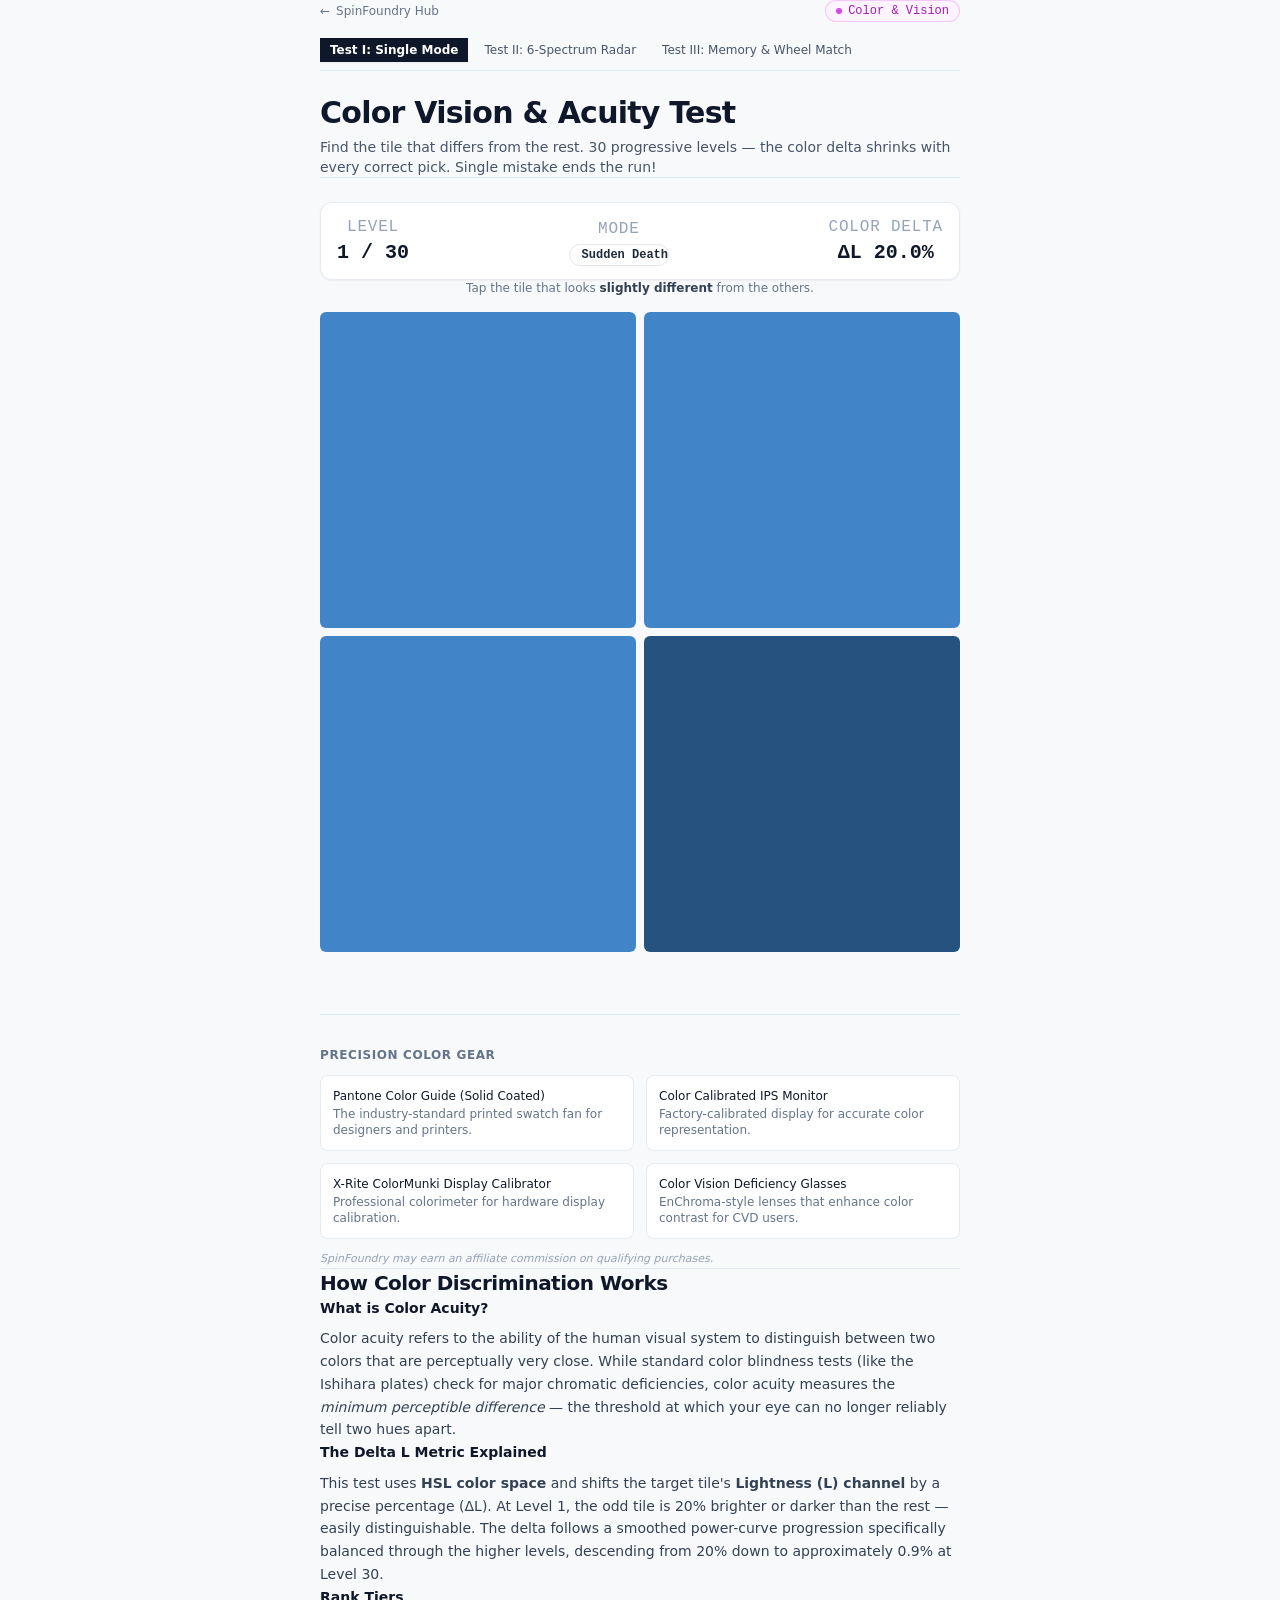
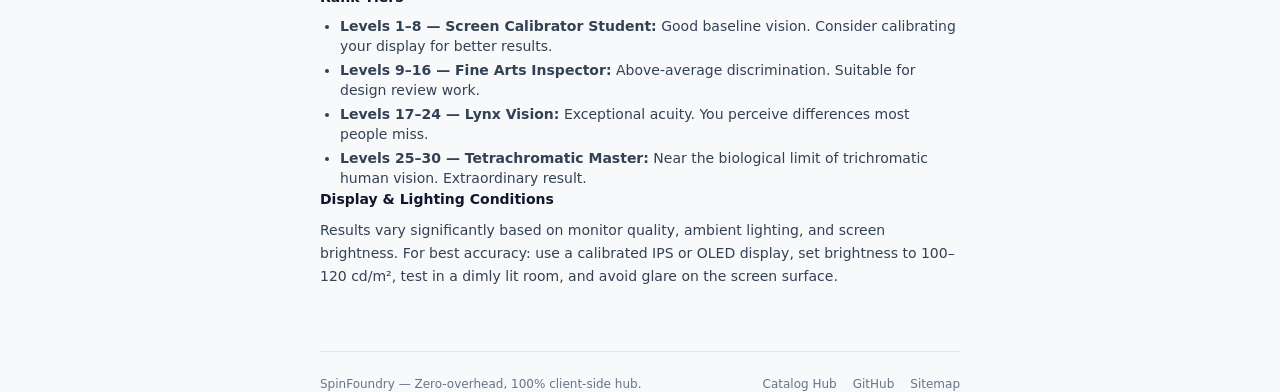
<file: color-acuity-test/index.html>
<!DOCTYPE html>
<html lang="en">
<head>
  <meta charset="UTF-8">
  <meta name="viewport" content="width=device-width, initial-scale=1.0">
  <title>Color Vision & Acuity Test | SpinFoundry</title>
  <meta name="description" content="Test your color discrimination threshold with 30 progressive levels. Find the odd tile in a growing grid with ever-finer color deltas — sudden death, pure visual acuity.">
  <meta name="keywords" content="color vision test, color acuity test, color discrimination, Ishihara alternative, hue perception test, color blindness test online">
  <link rel="canonical" href="https://spinfoundry.pages.dev/color-acuity-test/">

  <meta property="og:type" content="website">
  <meta property="og:url" content="https://spinfoundry.pages.dev/color-acuity-test/">
  <meta property="og:title" content="Color Vision & Acuity Test | SpinFoundry">
  <meta property="og:description" content="30-level progressive color discrimination test. Find the odd tile — sudden death mode, pure perceptual precision.">
  <meta name="twitter:card" content="summary">

  <link rel="stylesheet" href="/assets/styles.css">

  <script type="application/ld+json">
  {
    "@context": "https://schema.org",
    "@type": "WebApplication",
    "name": "Color Vision & Acuity Test",
    "url": "https://spinfoundry.pages.dev/color-acuity-test/",
    "description": "Progressive 30-level color discrimination test measuring your minimum perceptible color delta in HSL space.",
    "applicationCategory": "UtilityApplication",
    "operatingSystem": "All"
  }
  </script>

  <style>
    /* Game grid tile transitions */
    .color-tile {
      border-radius: 0.375rem;
      cursor: pointer;
      transition: transform 0.08s ease, box-shadow 0.08s ease;
      aspect-ratio: 1 / 1;
    }
    .color-tile:hover {
      transform: scale(1.06);
      box-shadow: 0 4px 16px rgba(0,0,0,0.18);
      z-index: 1;
      position: relative;
    }
    .color-tile.wrong {
      animation: shake 0.35s ease;
      outline: 3px solid #ef4444;
      outline-offset: -2px;
      z-index: 2;
    }
    .color-tile.correct {
      animation: pulse-correct 0.4s ease;
    }
    .color-tile.reveal-target {
      animation: target-reveal 0.9s cubic-bezier(0.34, 1.56, 0.64, 1) infinite alternate;
      outline: 3px solid #10b981;
      outline-offset: 2px;
      z-index: 10;
      position: relative;
    }
    @keyframes shake {
      0%,100%{transform:translateX(0)}
      20%{transform:translateX(-6px)}
      40%{transform:translateX(6px)}
      60%{transform:translateX(-4px)}
      80%{transform:translateX(4px)}
    }
    @keyframes pulse-correct {
      0%{transform:scale(1)}
      50%{transform:scale(1.18)}
      100%{transform:scale(1)}
    }
    @keyframes target-reveal {
      0% {
        transform: scale(1.04);
        box-shadow: 0 0 0 3px rgba(16, 185, 129, 0.5), 0 8px 24px rgba(16, 185, 129, 0.3);
      }
      100% {
        transform: scale(1.14);
        box-shadow: 0 0 0 7px rgba(16, 185, 129, 0.9), 0 12px 30px rgba(16, 185, 129, 0.6);
      }
    }
    @keyframes slide-fade-up {
      0% {
        opacity: 0;
        transform: translateY(24px) scale(0.97);
      }
      100% {
        opacity: 1;
        transform: translateY(0) scale(1);
      }
    }
    .animate-results {
      animation: slide-fade-up 0.55s cubic-bezier(0.16, 1, 0.3, 1) forwards;
    }
    /* Result rank badge */
    .rank-badge {
      display: inline-block;
      padding: 0.25rem 0.75rem;
      border-radius: 9999px;
      font-size: 0.7rem;
      font-weight: 700;
      letter-spacing: 0.06em;
      text-transform: uppercase;
    }
    .badge-simulations {
      background-color: #fdf4ff;
      color: #a21caf;
      border: 1px solid rgba(240, 171, 252, 0.6);
    }
    .badge-simulations-dot {
      background-color: #d946ef;
    }
    .rank-tetrachromat {
      background-color: #f5f3ff;
      color: #5b21b6;
    }
    .rank-lynx {
      background-color: #fffbeb;
      color: #92400e;
    }
    .rank-inspector {
      background-color: #ecfdf5;
      color: #065f46;
    }
    .rank-student {
      background-color: #f1f5f9;
      color: #334155;
    }
    .delta-gradient-bar {
      background: linear-gradient(to right, #34d399, #fbbf24, #f97316, #a855f7);
    }
    /* Tier card highlighting in scale */
    .tier-box {
      transition: all 0.2s ease;
    }
    .tier-box.active-tier {
      border-color: #0f172a;
      background-color: #ffffff;
      box-shadow: 0 4px 12px rgba(15, 23, 42, 0.08);
      transform: translateY(-2px);
    }
  </style>
</head>
<body class="bg-[#F8F9FA] text-slate-800 antialiased font-sans min-h-screen">

  <main class="max-w-2xl mx-auto px-4 py-10">

    <!-- Breadcrumb & Top Bar -->
    <div class="flex items-center justify-between mb-4">
      <a href="/" class="text-xs font-medium text-slate-500 hover:text-slate-800 flex items-center gap-1.5 transition-colors">
        <span>←</span>
        <span>SpinFoundry Hub</span>
      </a>
      <div class="inline-flex items-center gap-1.5 px-2.5 py-0.5 rounded-full text-xs font-mono badge-simulations">
        <span class="w-1.5 h-1.5 rounded-full badge-simulations-dot"></span>
        Color &amp; Vision
      </div>
    </div>

    <!-- Color & Vision Suite Navigation Menu -->
    <nav class="flex items-center gap-1.5 overflow-x-auto pb-2 mb-6 text-xs border-b border-slate-200/80 scrollbar-none" aria-label="Visual Tests Menu">
      <span class="text-[11px] font-mono text-slate-400 uppercase tracking-wider mr-1 hidden sm:inline">Suite:</span>
      <a href="/color-acuity-test/" class="px-2.5 py-1 rounded-md font-semibold bg-slate-900 text-white shadow-sm whitespace-nowrap">
        Test I: Single Mode
      </a>
      <a href="/color-acuity-test-2/" class="px-2.5 py-1 rounded-md font-medium text-slate-600 hover:text-slate-900 hover:bg-slate-100 transition-colors whitespace-nowrap">
        Test II: 6-Spectrum Radar
      </a>
      <a href="/color-matching-test/" class="px-2.5 py-1 rounded-md font-medium text-slate-600 hover:text-slate-900 hover:bg-slate-100 transition-colors whitespace-nowrap">
        Test III: Memory &amp; Wheel Match
      </a>
    </nav>

    <!-- Header -->
    <header class="mb-6 pb-5 border-b border-slate-200">
      <h1 class="text-2xl sm:text-3xl font-extrabold tracking-tight text-slate-900">
        Color Vision &amp; Acuity Test
      </h1>
      <p class="mt-1.5 text-sm text-slate-600 max-w-lg">
        Find the tile that differs from the rest. 30 progressive levels — the color delta shrinks with every correct pick. Single mistake ends the run!
      </p>
    </header>

    <!-- HUD: Level + Mode + Delta -->
    <div id="hud" class="flex items-center justify-between mb-5 px-4 py-3 bg-white border border-slate-200/80 rounded-xl shadow-sm">
      <div class="text-center">
        <div class="text-[10px] font-mono uppercase text-slate-400 tracking-wider">Level</div>
        <div class="text-xl font-extrabold text-slate-900 font-mono" id="hudLevel">1 / 30</div>
      </div>
      <div class="text-center">
        <div class="text-[10px] font-mono uppercase text-slate-400 tracking-wider mb-1">Mode</div>
        <div class="inline-flex items-center gap-1.5 px-2 py-0.5 rounded-full text-xs font-mono font-semibold bg-rose-50 text-rose-700 border border-rose-200/60">
          <span class="w-1.5 h-1.5 rounded-full bg-rose-500"></span>
          Sudden Death
        </div>
      </div>
      <div class="text-center">
        <div class="text-[10px] font-mono uppercase text-slate-400 tracking-wider">Color Delta</div>
        <div class="text-xl font-extrabold text-slate-900 font-mono" id="hudDelta">ΔL 20.0%</div>
      </div>
    </div>

    <!-- Instruction strip -->
    <p id="instruction" class="text-center text-xs text-slate-500 mb-4 transition-all">
      Tap the tile that looks <strong class="text-slate-700">slightly different</strong> from the others.
    </p>

    <!-- Game Board -->
    <div id="gameBoard" class="w-full mb-6 transition-opacity duration-300">
      <!-- Grid injected by JS -->
    </div>

    <!-- Progress bar -->
    <div class="w-full bg-slate-100 rounded-full h-1.5 mb-8 overflow-hidden">
      <div id="progressBar" class="h-1.5 bg-slate-900 rounded-full transition-all duration-300" style="width:3.33%"></div>
    </div>

    <!-- Results Panel (hidden until game ends) -->
    <div id="resultPanel" class="hidden mb-10">
      <div class="bg-white border border-slate-200/80 rounded-2xl shadow-sm p-6 sm:p-8 space-y-6">

        <div class="flex items-center justify-between border-b border-slate-100 pb-4">
          <div>
            <h2 class="text-lg font-extrabold tracking-tight text-slate-900" id="resultTitle">Test Complete</h2>
            <p class="text-xs text-slate-500 mt-0.5" id="resultSubtitle">Here is your color vision diagnostic summary</p>
          </div>
          <span id="resultRank" class="rank-badge"></span>
        </div>

        <!-- Stats grid -->
        <div class="grid grid-cols-3 gap-3 text-center">
          <div class="p-3 rounded-xl bg-slate-50 border border-slate-200/80">
            <div class="text-2xl font-extrabold text-slate-900 font-mono" id="resLevel">—</div>
            <div class="text-[10px] font-mono uppercase text-slate-400 tracking-wider mt-0.5">Level Reached</div>
          </div>
          <div class="p-3 rounded-xl bg-slate-50 border border-slate-200/80">
            <div class="text-2xl font-extrabold text-slate-900 font-mono" id="resDelta">—</div>
            <div class="text-[10px] font-mono uppercase text-slate-400 tracking-wider mt-0.5">Min Delta</div>
          </div>
          <div class="p-3 rounded-xl bg-slate-50 border border-slate-200/80">
            <div class="text-2xl font-extrabold text-slate-900 font-mono" id="resScore">—</div>
            <div class="text-[10px] font-mono uppercase text-slate-400 tracking-wider mt-0.5">Progress</div>
          </div>
        </div>

        <!-- Rank description -->
        <div id="resDescription" class="text-sm text-slate-600 leading-relaxed border-l-2 border-slate-200 pl-3"></div>

        <!-- Category Progress Scale (Tier Cards) -->
        <div class="space-y-2">
          <div class="text-[10px] font-mono text-slate-400 uppercase tracking-wider">Acuity Category Scale</div>
          <div class="grid grid-cols-2 sm:grid-cols-4 gap-2 text-xs" id="tierScaleGrid">
            <div id="tierBox1" class="tier-box p-2.5 rounded-lg border border-slate-200/80 bg-slate-50/50">
              <div class="font-semibold text-slate-800 text-[11px]">Student</div>
              <div class="text-[10px] text-slate-500 font-mono mt-0.5">Lv. 1–8</div>
              <div class="text-[9px] text-slate-400 mt-1">ΔL 20% → 6.5%</div>
            </div>
            <div id="tierBox2" class="tier-box p-2.5 rounded-lg border border-slate-200/80 bg-slate-50/50">
              <div class="font-semibold text-slate-800 text-[11px]">Inspector</div>
              <div class="text-[10px] text-slate-500 font-mono mt-0.5">Lv. 9–16</div>
              <div class="text-[9px] text-slate-400 mt-1">ΔL 5.8% → 2.7%</div>
            </div>
            <div id="tierBox3" class="tier-box p-2.5 rounded-lg border border-slate-200/80 bg-slate-50/50">
              <div class="font-semibold text-slate-800 text-[11px]">Lynx Vision</div>
              <div class="text-[10px] text-slate-500 font-mono mt-0.5">Lv. 17–24</div>
              <div class="text-[9px] text-slate-400 mt-1">ΔL 2.4% → 1.4%</div>
            </div>
            <div id="tierBox4" class="tier-box p-2.5 rounded-lg border border-slate-200/80 bg-slate-50/50">
              <div class="font-semibold text-slate-800 text-[11px]">Tetrachromat</div>
              <div class="text-[10px] text-slate-500 font-mono mt-0.5">Lv. 25–30</div>
              <div class="text-[9px] text-slate-400 mt-1">ΔL 1.3% → 0.9%</div>
            </div>
          </div>
        </div>

        <!-- Delta scale visual slider -->
        <div>
          <div class="flex items-center justify-between text-[10px] font-mono text-slate-400 uppercase tracking-wider mb-1.5">
            <span>Entry (ΔL 20%)</span>
            <span id="resScaleLabel" class="text-slate-700 font-semibold">Your Mark</span>
            <span>Master (ΔL 0.9%)</span>
          </div>
          <div class="relative h-2 bg-slate-100 rounded-full overflow-hidden">
            <div class="h-2 delta-gradient-bar rounded-full" style="width:100%"></div>
            <div id="resMarker" class="absolute top-0 h-2 w-1 bg-slate-900 rounded-full transition-all" style="left:0%"></div>
          </div>
        </div>

        <!-- Action buttons -->
        <div class="flex flex-col sm:flex-row gap-3 pt-2">
          <button id="btnTryAgain" type="button"
            class="flex-1 inline-flex items-center justify-center gap-2 px-4 py-2.5 rounded-lg text-sm font-semibold bg-slate-900 text-white hover:bg-slate-700 shadow-sm transition-all active:scale-95">
            ↺ Try Again
          </button>
          <button id="btnCopyResult" type="button"
            class="flex-1 inline-flex items-center justify-center gap-2 px-4 py-2.5 rounded-lg text-sm font-semibold bg-white text-slate-800 border border-slate-200 hover:border-slate-400 shadow-sm transition-all active:scale-95">
            <svg class="w-3.5 h-3.5" fill="none" stroke="currentColor" viewBox="0 0 24 24"><path stroke-linecap="round" stroke-linejoin="round" stroke-width="2" d="M8 5H6a2 2 0 00-2 2v12a2 2 0 002 2h10a2 2 0 002-2v-1M8 5a2 2 0 002 2h2a2 2 0 002-2M8 5a2 2 0 012-2h2a2 2 0 012 2"/></svg>
            <span id="btnCopyResultText">Copy Result</span>
          </button>
        </div>
      </div>
    </div>

    <!-- Affiliate Module -->
    <div class="pt-8 border-t border-slate-200 space-y-3 mt-4">
      <h3 class="text-xs font-semibold uppercase tracking-wider text-slate-500">Precision Color Gear</h3>
      <div class="grid grid-cols-1 sm:grid-cols-2 gap-3 text-xs">
        <a href="https://www.amazon.com/dp/B000FG7RWO?tag=spinfoundry-20" target="_blank" rel="noopener noreferrer sponsored"
          class="p-3 bg-white border border-slate-200/80 rounded-lg hover:border-slate-300 hover:shadow-sm transition-all block">
          <span class="font-medium text-slate-900">Pantone Color Guide (Solid Coated)</span>
          <p class="text-slate-500 mt-0.5">The industry-standard printed swatch fan for designers and printers.</p>
        </a>
        <a href="https://www.amazon.com/dp/B07D7CHZH4?tag=spinfoundry-20" target="_blank" rel="noopener noreferrer sponsored"
          class="p-3 bg-white border border-slate-200/80 rounded-lg hover:border-slate-300 hover:shadow-sm transition-all block">
          <span class="font-medium text-slate-900">Color Calibrated IPS Monitor</span>
          <p class="text-slate-500 mt-0.5">Factory-calibrated display for accurate color representation.</p>
        </a>
        <a href="https://www.amazon.com/dp/B01NAUBQS9?tag=spinfoundry-20" target="_blank" rel="noopener noreferrer sponsored"
          class="p-3 bg-white border border-slate-200/80 rounded-lg hover:border-slate-300 hover:shadow-sm transition-all block">
          <span class="font-medium text-slate-900">X-Rite ColorMunki Display Calibrator</span>
          <p class="text-slate-500 mt-0.5">Professional colorimeter for hardware display calibration.</p>
        </a>
        <a href="https://www.amazon.com/dp/B08MCMV6RB?tag=spinfoundry-20" target="_blank" rel="noopener noreferrer sponsored"
          class="p-3 bg-white border border-slate-200/80 rounded-lg hover:border-slate-300 hover:shadow-sm transition-all block">
          <span class="font-medium text-slate-900">Color Vision Deficiency Glasses</span>
          <p class="text-slate-500 mt-0.5">EnChroma-style lenses that enhance color contrast for CVD users.</p>
        </a>
      </div>
      <p class="text-[11px] text-slate-400 italic">SpinFoundry may earn an affiliate commission on qualifying purchases.</p>
    </div>

    <!-- SEO Article -->
    <article class="pt-10 border-t border-slate-200 space-y-5 text-sm text-slate-700 leading-relaxed mt-4">
      <h2 class="text-xl font-bold tracking-tight text-slate-900">How Color Discrimination Works</h2>

      <div class="space-y-2">
        <h3 class="font-semibold text-slate-900">What is Color Acuity?</h3>
        <p>
          Color acuity refers to the ability of the human visual system to distinguish between two colors that are perceptually very close. While standard color blindness tests (like the Ishihara plates) check for major chromatic deficiencies, color acuity measures the <em>minimum perceptible difference</em> — the threshold at which your eye can no longer reliably tell two hues apart.
        </p>
      </div>

      <div class="space-y-2">
        <h3 class="font-semibold text-slate-900">The Delta L Metric Explained</h3>
        <p>
          This test uses <strong>HSL color space</strong> and shifts the target tile's <strong>Lightness (L) channel</strong> by a precise percentage (ΔL). At Level 1, the odd tile is 20% brighter or darker than the rest — easily distinguishable. The delta follows a smoothed power-curve progression specifically balanced through the higher levels, descending from 20% down to approximately 0.9% at Level 30.
        </p>
      </div>

      <div class="space-y-2">
        <h3 class="font-semibold text-slate-900">Rank Tiers</h3>
        <ul class="list-disc pl-5 space-y-1 text-xs sm:text-sm">
          <li><strong>Levels 1–8 — Screen Calibrator Student:</strong> Good baseline vision. Consider calibrating your display for better results.</li>
          <li><strong>Levels 9–16 — Fine Arts Inspector:</strong> Above-average discrimination. Suitable for design review work.</li>
          <li><strong>Levels 17–24 — Lynx Vision:</strong> Exceptional acuity. You perceive differences most people miss.</li>
          <li><strong>Levels 25–30 — Tetrachromatic Master:</strong> Near the biological limit of trichromatic human vision. Extraordinary result.</li>
        </ul>
      </div>

      <div class="space-y-2">
        <h3 class="font-semibold text-slate-900">Display & Lighting Conditions</h3>
        <p>
          Results vary significantly based on monitor quality, ambient lighting, and screen brightness. For best accuracy: use a calibrated IPS or OLED display, set brightness to 100–120 cd/m², test in a dimly lit room, and avoid glare on the screen surface.
        </p>
      </div>
    </article>

    <!-- Footer -->
    <footer class="mt-16 pt-6 border-t border-slate-200 flex flex-col sm:flex-row items-center justify-between text-xs text-slate-500 gap-3">
      <span>SpinFoundry — Zero-overhead, 100% client-side hub.</span>
      <div class="flex items-center gap-4">
        <a href="/" class="hover:text-slate-800 transition-colors">Catalog Hub</a>
        <a href="https://github.com/SpinFoundry/SpinFoundry" target="_blank" rel="noopener noreferrer" class="hover:text-slate-800 transition-colors">GitHub</a>
        <a href="/sitemap.xml" class="hover:text-slate-800 transition-colors">Sitemap</a>
      </div>
    </footer>

  </main>

  <script>
  (function () {
    'use strict';

    /* ─────────────────────────────────────────────
       CONSTANTS & CONFIG
    ───────────────────────────────────────────── */
    const STORAGE_KEY  = 'spinfoundry_color_acuity';
    const TOTAL_LEVELS = 30;

    // Grid size per level: 2x2 up to 8x8
    function gridSize(level) {
      if (level <= 4)  return 2;
      if (level <= 8)  return 3;
      if (level <= 12) return 4;
      if (level <= 16) return 5;
      if (level <= 20) return 6;
      if (level <= 24) return 7;
      return 8;
    }

    // Smoothed delta curve:
    // Level 1: 20.0%, Level 16: ~2.7%, Level 24: ~1.4%, Level 30: ~0.90%
    function deltaForLevel(level) {
      const t = (Math.max(1, Math.min(TOTAL_LEVELS, level)) - 1) / (TOTAL_LEVELS - 1);
      return 20.0 * Math.pow(0.045, Math.pow(t, 0.72));
    }

    // Hue palette per level group
    const PALETTE = [
      { h: 210, s: 55 },  // blue-steel
      { h: 340, s: 50 },  // rose
      { h: 150, s: 45 },  // sage green
      { h:  28, s: 60 },  // amber
      { h: 270, s: 45 },  // violet
      { h: 185, s: 50 },  // teal
      { h:  10, s: 55 },  // terracotta
      { h: 300, s: 40 },  // lavender
    ];

    /* ─────────────────────────────────────────────
       STATE
    ───────────────────────────────────────────── */
    let state = {
      level:       1,
      targetIndex: 0,
      gameOver:    false,
      won:         false
    };

    /* ─────────────────────────────────────────────
       DOM REFS
    ───────────────────────────────────────────── */
    const DOM = {
      hudLevel:          document.getElementById('hudLevel'),
      hudDelta:          document.getElementById('hudDelta'),
      gameBoard:         document.getElementById('gameBoard'),
      progressBar:       document.getElementById('progressBar'),
      instruction:       document.getElementById('instruction'),
      resultPanel:       document.getElementById('resultPanel'),
      resultTitle:       document.getElementById('resultTitle'),
      resultSubtitle:    document.getElementById('resultSubtitle'),
      resLevel:          document.getElementById('resLevel'),
      resDelta:          document.getElementById('resDelta'),
      resScore:          document.getElementById('resScore'),
      resultRank:        document.getElementById('resultRank'),
      resDescription:    document.getElementById('resDescription'),
      resMarker:         document.getElementById('resMarker'),
      resScaleLabel:     document.getElementById('resScaleLabel'),
      btnTryAgain:       document.getElementById('btnTryAgain'),
      btnCopyResult:     document.getElementById('btnCopyResult'),
      btnCopyResultText: document.getElementById('btnCopyResultText'),
      tierBox1:          document.getElementById('tierBox1'),
      tierBox2:          document.getElementById('tierBox2'),
      tierBox3:          document.getElementById('tierBox3'),
      tierBox4:          document.getElementById('tierBox4')
    };

    /* ─────────────────────────────────────────────
       COLOR UTILITIES
    ───────────────────────────────────────────── */
    function hslStr(h, s, l) {
      return `hsl(${h}, ${s}%, ${Math.min(95, Math.max(5, l))}%)`;
    }

    function baseLightness(level) {
      const vals = [52, 55, 48, 58, 50, 54, 46, 60, 52, 56,
                    49, 57, 51, 53, 47, 61, 50, 55, 48, 58,
                    52, 54, 46, 60, 51, 56, 49, 57, 53, 50];
      return vals[(level - 1) % vals.length];
    }

    function randomTarget(count) {
      return Math.floor(Math.random() * count);
    }

    /* ─────────────────────────────────────────────
       RENDER HUD
    ───────────────────────────────────────────── */
    function renderHUD() {
      const delta = deltaForLevel(state.level);
      DOM.hudLevel.textContent = `${state.level} / ${TOTAL_LEVELS}`;
      DOM.hudDelta.textContent = `ΔL ${delta.toFixed(1)}%`;
      DOM.progressBar.style.width = `${((state.level - 1) / TOTAL_LEVELS) * 100}%`;
    }

    /* ─────────────────────────────────────────────
       RENDER GRID
    ───────────────────────────────────────────── */
    function renderGrid() {
      const level  = state.level;
      const size   = gridSize(level);
      const total  = size * size;
      const delta  = deltaForLevel(level);
      const palIdx = (level - 1) % PALETTE.length;
      const { h, s } = PALETTE[palIdx];
      const baseL  = baseLightness(level);

      const sign    = Math.random() < 0.5 ? 1 : -1;
      const targetL = baseL + sign * delta;

      state.targetIndex = randomTarget(total);

      const board = DOM.gameBoard;
      board.innerHTML = '';
      board.style.display = 'grid';
      board.style.gridTemplateColumns = `repeat(${size}, 1fr)`;
      board.style.gap = size <= 4 ? '8px' : size <= 6 ? '6px' : '4px';

      for (let i = 0; i < total; i++) {
        const isTarget = (i === state.targetIndex);
        const tile = document.createElement('div');
        tile.className = 'color-tile';
        tile.style.backgroundColor = hslStr(h, s, isTarget ? targetL : baseL);
        tile.setAttribute('data-index', i);
        tile.setAttribute('role', 'button');
        tile.setAttribute('aria-label', `Color tile ${i + 1}`);
        tile.addEventListener('click', onTileClick);
        board.appendChild(tile);
      }
    }

    /* ─────────────────────────────────────────────
       TILE CLICK HANDLER
    ───────────────────────────────────────────── */
    function onTileClick(e) {
      if (state.gameOver) return;

      const tile  = e.currentTarget;
      const index = parseInt(tile.getAttribute('data-index'), 10);

      if (index === state.targetIndex) {
        // Correct pick
        tile.classList.add('correct');
        disableGrid();

        setTimeout(() => {
          if (state.level >= TOTAL_LEVELS) {
            state.won = true;
            endGame();
          } else {
            state.level++;
            renderHUD();
            renderGrid();
          }
        }, 320);

      } else {
        // Sudden death: game over immediately
        state.gameOver = true;
        disableGrid();
        tile.classList.add('wrong');

        // Reveal the correct tile with an animated green pulse
        const targetTile = DOM.gameBoard.querySelector(`[data-index="${state.targetIndex}"]`);
        if (targetTile) {
          targetTile.classList.add('reveal-target');
        }

        DOM.instruction.innerHTML = '❌ <span class="text-rose-600 font-semibold">Missed!</span> The highlighted green tile was the target.';

        // Wait 1.4s so the user clearly sees the correct tile before showing the results card
        setTimeout(() => {
          endGame();
        }, 1400);
      }
    }

    function disableGrid() {
      const tiles = DOM.gameBoard.querySelectorAll('.color-tile');
      tiles.forEach(t => t.style.pointerEvents = 'none');
    }

    /* ─────────────────────────────────────────────
       RANK SYSTEM
    ───────────────────────────────────────────── */
    function getRank(level) {
      if (level >= 25) return {
        tier: 4,
        label: 'Tetrachromatic Master',
        color: 'rank-tetrachromat',
        desc:  'Near the biological limit of human trichromatic vision. Your color discrimination is extraordinary — you perceive differences that most people simply cannot see.'
      };
      if (level >= 17) return {
        tier: 3,
        label: 'Lynx Vision',
        color: 'rank-lynx',
        desc:  'Exceptional perceptual acuity. You consistently detect subtle color differences well below the threshold of the average viewer — prime for professional design and retouching work.'
      };
      if (level >= 9) return {
        tier: 2,
        label: 'Fine Arts Inspector',
        color: 'rank-inspector',
        desc:  'Above-average color discrimination. You notice nuances in color that escape the casual observer — a strong asset in graphic design, printing, and color grading.'
      };
      return {
        tier: 1,
        label: 'Screen Calibrator Student',
        color: 'rank-student',
        desc:  'Good baseline vision. Your results may be affected by your display calibration or ambient lighting conditions. Try a calibrated IPS monitor in a dim room for a higher score.'
      };
    }

    /* ─────────────────────────────────────────────
       END GAME — RESULTS PANEL
    ───────────────────────────────────────────── */
    function endGame() {
      state.gameOver = true;
      disableGrid();
      DOM.gameBoard.style.opacity = '0.45';

      const reachedLevel = state.won ? TOTAL_LEVELS : Math.max(1, state.level - 1);
      const minDelta     = deltaForLevel(Math.max(1, reachedLevel));
      const rank         = getRank(reachedLevel);

      // Title & Subtitle
      if (state.won) {
        DOM.resultTitle.textContent = '🏆 Flawless Victory!';
        DOM.resultSubtitle.textContent = 'All 30 levels conquered without a single mistake!';
      } else {
        DOM.resultTitle.textContent = `Test Complete — Level ${reachedLevel}`;
        DOM.resultSubtitle.textContent = `Ended on level ${state.level} at ΔL ${deltaForLevel(state.level).toFixed(1)}%`;
      }

      // Stats
      DOM.resLevel.textContent       = `${reachedLevel} / 30`;
      DOM.resDelta.textContent       = `${minDelta.toFixed(1)}%`;
      DOM.resScore.textContent       = `${Math.round((reachedLevel / TOTAL_LEVELS) * 100)}%`;
      DOM.resultRank.textContent     = rank.label;
      DOM.resultRank.className       = `rank-badge ${rank.color}`;
      DOM.resDescription.textContent = rank.desc;
      DOM.resScaleLabel.textContent  = `Level ${reachedLevel} (${rank.label})`;

      // Highlight active tier box in the category scale
      [DOM.tierBox1, DOM.tierBox2, DOM.tierBox3, DOM.tierBox4].forEach((box, i) => {
        if (box) {
          box.classList.toggle('active-tier', (i + 1) === rank.tier);
        }
      });

      // Marker position on scale
      const markerPct = Math.min(100, Math.max(0, ((reachedLevel - 1) / (TOTAL_LEVELS - 1)) * 100));
      DOM.resMarker.style.left = `${markerPct}%`;

      // Animate results card in
      DOM.resultPanel.classList.remove('hidden');
      DOM.resultPanel.classList.add('animate-results');

      // Scroll smoothly into view
      DOM.resultPanel.scrollIntoView({ behavior: 'smooth', block: 'nearest' });

      // Persist best result
      try {
        const prev = JSON.parse(localStorage.getItem(STORAGE_KEY) || '{}');
        if (!prev.bestLevel || reachedLevel > prev.bestLevel) {
          localStorage.setItem(STORAGE_KEY, JSON.stringify({
            bestLevel: reachedLevel,
            bestDelta: minDelta,
            bestRank: rank.label
          }));
        }
      } catch (e) {}
    }

    /* ─────────────────────────────────────────────
       COPY RESULT TO CLIPBOARD
    ───────────────────────────────────────────── */
    function copyResult() {
      const reachedLevel = state.won ? TOTAL_LEVELS : Math.max(1, state.level - 1);
      const minDelta     = deltaForLevel(Math.max(1, reachedLevel));
      const rank         = getRank(reachedLevel);

      const text = [
        '🎨 SpinFoundry — Color Vision & Acuity Test',
        '─────────────────────────────────────',
        `Mode            : Sudden Death (1 Mistake = End)`,
        `Level Reached   : ${reachedLevel} / 30`,
        `Minimum Delta   : ΔL ${minDelta.toFixed(2)}%`,
        `Rank Tier       : ${rank.label}`,
        '─────────────────────────────────────',
        'Test your color discrimination: https://spinfoundry.pages.dev/color-acuity-test/'
      ].join('\n');

      navigator.clipboard.writeText(text).then(() => {
        DOM.btnCopyResultText.textContent = 'Copied!';
        setTimeout(() => { DOM.btnCopyResultText.textContent = 'Copy Result'; }, 2200);
      }).catch(() => {
        DOM.btnCopyResultText.textContent = 'Copy failed';
        setTimeout(() => { DOM.btnCopyResultText.textContent = 'Copy Result'; }, 2200);
      });
    }

    /* ─────────────────────────────────────────────
       RESET / START
    ───────────────────────────────────────────── */
    function resetGame() {
      state = {
        level:       1,
        targetIndex: 0,
        gameOver:    false,
        won:         false
      };

      DOM.resultPanel.classList.add('hidden');
      DOM.resultPanel.classList.remove('animate-results');
      DOM.gameBoard.style.opacity = '1';
      DOM.instruction.innerHTML = 'Tap the tile that looks <strong class="text-slate-700">slightly different</strong> from the others.';

      renderHUD();
      renderGrid();
    }

    /* ─────────────────────────────────────────────
       INIT
    ───────────────────────────────────────────── */
    function init() {
      DOM.btnTryAgain.addEventListener('click', resetGame);
      DOM.btnCopyResult.addEventListener('click', copyResult);

      renderHUD();
      renderGrid();
    }

    init();
  })();
  </script>
</body>
</html>
</file>
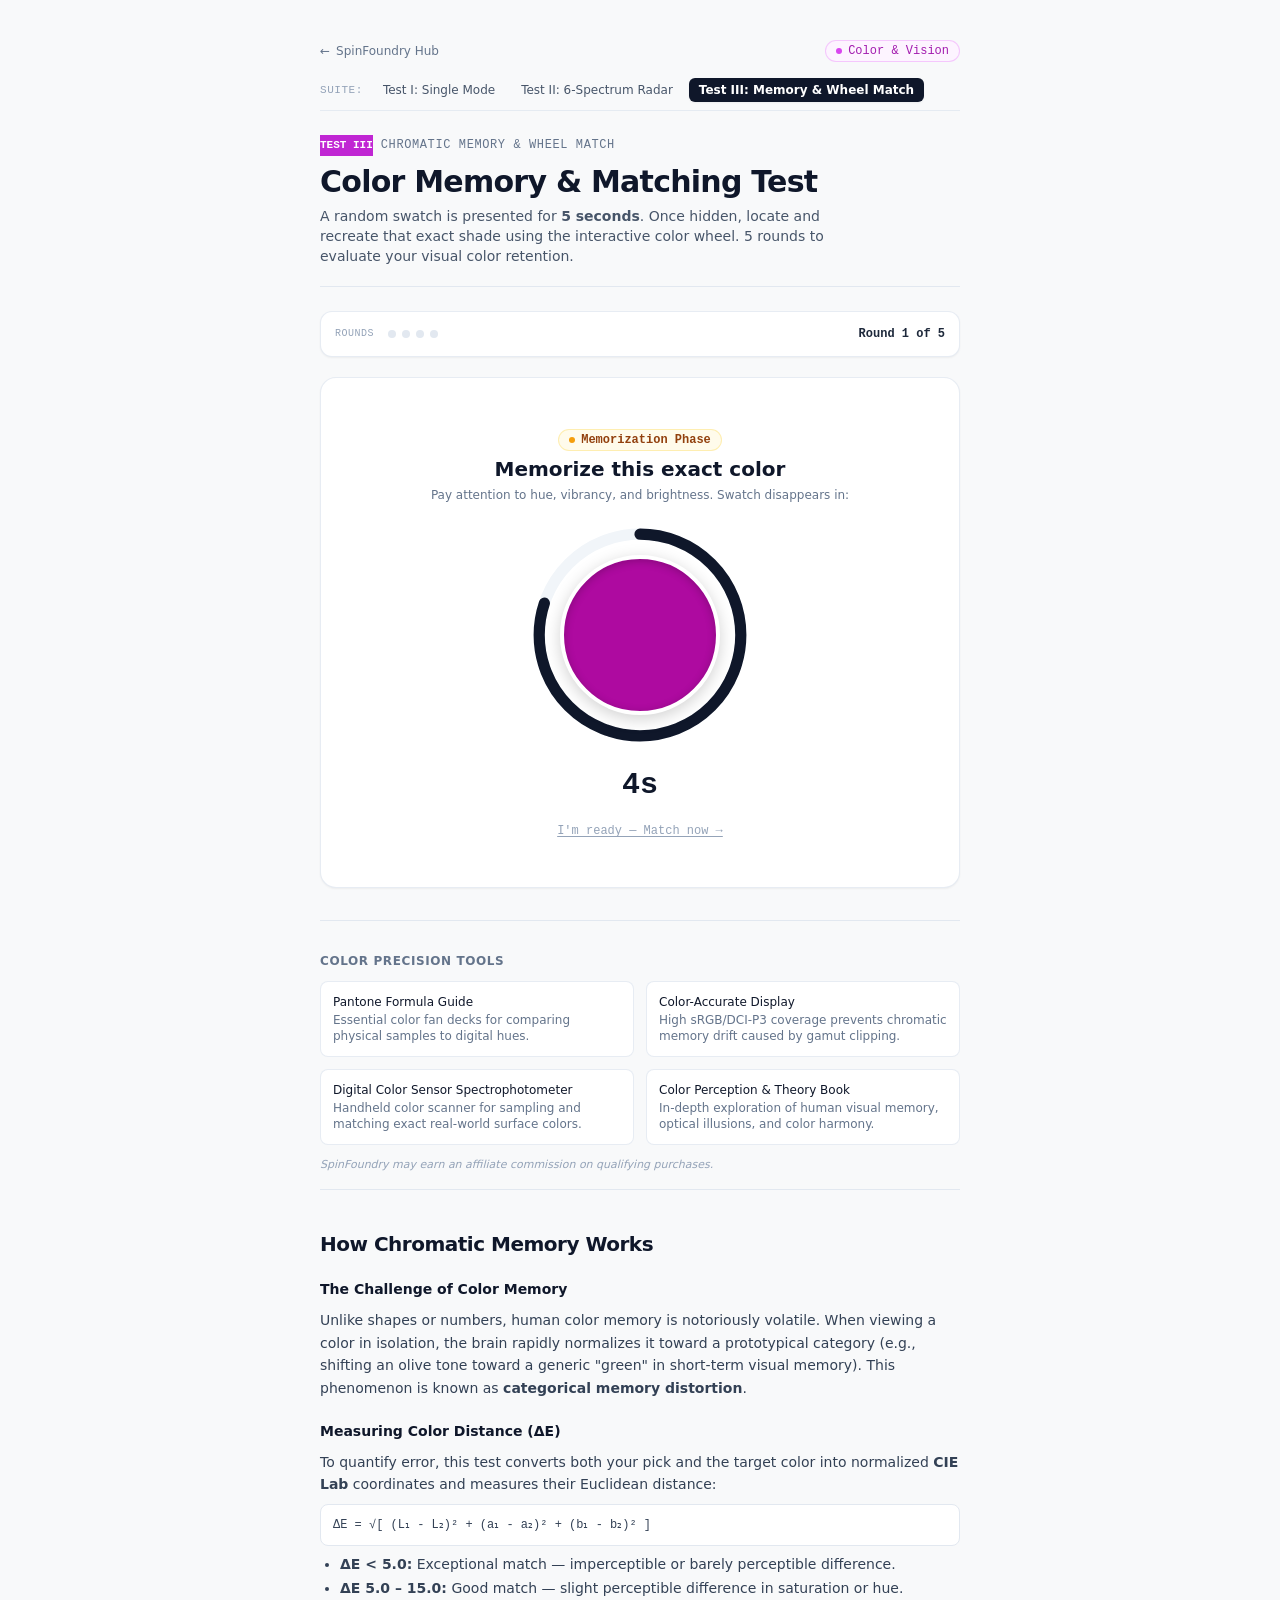
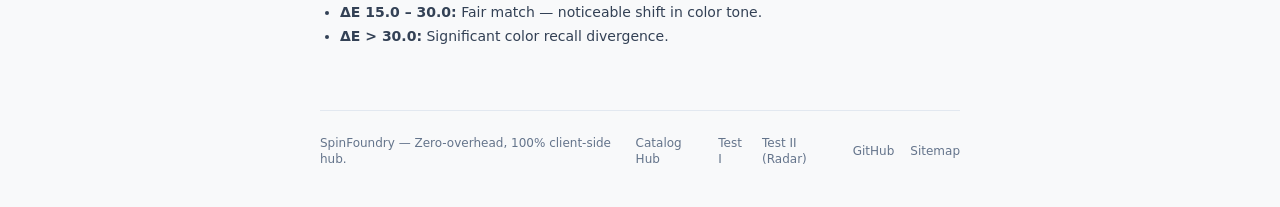
<file: color-matching-test/index.html>
<!DOCTYPE html>
<html lang="en">
<head>
  <meta charset="UTF-8">
  <meta name="viewport" content="width=device-width, initial-scale=1.0">
  <title>Color Memory & Matching Test | SpinFoundry</title>
  <meta name="description" content="Test your visual color memory across 5 rounds. Memorize a target color flashed for 5 seconds, then pick and fine-tune your match on a color wheel. Real-time visual feedback and distance scoring.">
  <meta name="keywords" content="color memory test, color matching test, color wheel picker, color recall test, hue memory, Delta E distance, visual perception test">
  <link rel="canonical" href="https://spinfoundry.pages.dev/color-matching-test/">

  <meta property="og:type" content="website">
  <meta property="og:url" content="https://spinfoundry.pages.dev/color-matching-test/">
  <meta property="og:title" content="Color Memory & Matching Test | SpinFoundry">
  <meta property="og:description" content="Memorize a color for 5 seconds, then locate it on the interactive color wheel. 5 rounds of chromatic memory testing.">
  <meta name="twitter:card" content="summary">

  <link rel="stylesheet" href="/assets/styles.css">

  <script type="application/ld+json">
  {
    "@context": "https://schema.org",
    "@type": "WebApplication",
    "name": "Color Memory & Matching Test",
    "url": "https://spinfoundry.pages.dev/color-matching-test/",
    "description": "5-round chromatic memory and matching assessment with real-time Euclidean color distance calculation and interactive color wheel picker.",
    "applicationCategory": "UtilityApplication",
    "operatingSystem": "All"
  }
  </script>

  <style>
    .badge-simulations {
      background-color: #fdf4ff;
      color: #a21caf;
      border: 1px solid rgba(240, 171, 252, 0.6);
    }
    .badge-simulations-dot {
      background-color: #d946ef;
    }
    .rank-badge {
      display: inline-block;
      padding: 0.25rem 0.75rem;
      border-radius: 9999px;
      font-size: 0.7rem;
      font-weight: 700;
      letter-spacing: 0.06em;
      text-transform: uppercase;
    }
    .rank-tetrachromat {
      background-color: #f5f3ff;
      color: #5b21b6;
    }
    .rank-lynx {
      background-color: #fffbeb;
      color: #92400e;
    }
    .rank-inspector {
      background-color: #ecfdf5;
      color: #065f46;
    }
    .rank-student {
      background-color: #f1f5f9;
      color: #334155;
    }

    /* Target Swatch & Timer */
    .countdown-svg {
      width: 200px;
      height: 200px;
    }
    @media (min-width: 640px) {
      .countdown-svg {
        width: 224px;
        height: 224px;
      }
    }
    .countdown-ring {
      transition: stroke-dashoffset 1s linear;
      transform: rotate(-90deg);
      transform-origin: 50% 50%;
    }
    #targetSwatch {
      position: absolute;
      width: 140px;
      height: 140px;
      border-radius: 9999px;
      box-shadow: inset 0 2px 8px rgba(0,0,0,0.22), 0 4px 16px rgba(0,0,0,0.18);
      border: 4px solid #ffffff;
      display: block;
    }
    @media (min-width: 640px) {
      #targetSwatch {
        width: 160px;
        height: 160px;
      }
    }

    /* Color Wheel & Cursor */
    #wheelContainer {
      position: relative;
      width: 256px;
      height: 256px;
      flex-shrink: 0;
      cursor: crosshair;
      user-select: none;
      -webkit-user-select: none;
      touch-action: none;
    }
    #colorWheelCanvas {
      width: 256px;
      height: 256px;
      border-radius: 9999px;
      box-shadow: 0 4px 14px rgba(0,0,0,0.08);
      border: 1px solid #e2e8f0;
      display: block;
    }
    #wheelCursor {
      position: absolute;
      width: 22px;
      height: 22px;
      border-radius: 50%;
      border: 2.5px solid #ffffff;
      box-shadow: 0 0 0 1.5px #0f172a, 0 2px 6px rgba(0,0,0,0.35);
      pointer-events: none;
      transform: translate(-50%, -50%);
      transition: transform 0.04s ease;
      z-index: 10;
    }

    /* User Selection Preview Swatch */
    #previewSwatch {
      width: 100px;
      height: 100px;
      border-radius: 1rem;
      box-shadow: 0 4px 12px rgba(0,0,0,0.12);
      border: 3px solid #ffffff;
      outline: 1px solid #cbd5e1;
      display: block;
    }
    @media (min-width: 640px) {
      #previewSwatch {
        width: 112px;
        height: 112px;
      }
    }

    /* Feedback Swatches */
    #fbTargetSwatch, #fbGuessSwatch {
      width: 96px;
      height: 96px;
      border-radius: 0.75rem;
      box-shadow: inset 0 2px 4px rgba(0,0,0,0.12), 0 2px 8px rgba(0,0,0,0.06);
      border: 2px solid #ffffff;
      outline: 1px solid #cbd5e1;
      display: block;
    }

    /* Table mini-swatches in final report */
    .table-swatch {
      display: inline-block;
      width: 24px;
      height: 24px;
      border-radius: 0.375rem;
      box-shadow: 0 1px 2px rgba(0,0,0,0.08);
      border: 1px solid #cbd5e1;
      vertical-align: middle;
    }

    /* Utility & layout fallbacks not in static styles.css */
    .justify-center { justify-content: center; }
    .flex-1 { flex: 1 1 0%; }
    .flex-shrink-0 { flex-shrink: 0; }
    .select-none { user-select: none; -webkit-user-select: none; }
    .cursor-crosshair { cursor: crosshair; }
    .rounded-2xl { border-radius: 1rem; }
    .rounded-md { border-radius: 0.375rem; }
    .border-2 { border-width: 2px; }
    .border-4 { border-width: 4px; }
    .border-white { border-color: #ffffff; }
    .border-l-2 { border-left-width: 2px; }
    .max-w-md { max-width: 28rem; }
    .max-w-lg { max-width: 32rem; }
    .grid-cols-2 { grid-template-columns: repeat(2, minmax(0, 1fr)); }
    .grid-cols-3 { grid-template-columns: repeat(3, minmax(0, 1fr)); }
    .bg-amber-50 { background-color: #fffbeb; }
    .bg-amber-500 { background-color: #f59e0b; }
    .text-amber-800 { color: #92400e; }
    .border-amber-200\/60 { border-color: rgba(253, 230, 138, 0.6); }
    .bg-blue-50 { background-color: #eff6ff; }
    .bg-blue-500 { background-color: #3b82f6; }
    .text-blue-800 { color: #1e40af; }
    .border-blue-200\/60 { border-color: rgba(191, 219, 254, 0.6); }
    .bg-fuchsia-600 { background-color: #c026d3; }
    .bg-slate-200 { background-color: #e2e8f0; }
    .hover\:bg-slate-100:hover { background-color: #f1f5f9; }
    .hover\:bg-slate-700:hover { background-color: #334155; }
    .hover\:border-slate-400:hover { border-color: #94a3b8; }
    .scrollbar-none::-webkit-scrollbar { display: none; }
    .scrollbar-none { -ms-overflow-style: none; scrollbar-width: none; }
    .duration-500 { transition-duration: 500ms; }
    .underline-offset-2 { text-underline-offset: 2px; }
    .w-6 { width: 1.5rem; }
    .h-6 { height: 1.5rem; }
    .w-24 { width: 6rem; }
    .h-24 { height: 6rem; }
    .w-36 { width: 9rem; }
    .h-36 { height: 9rem; }
    .w-48 { width: 12rem; }
    .h-48 { height: 12rem; }
    .w-64 { width: 16rem; }
    .h-64 { height: 16rem; }
    .mb-2 { margin-bottom: 0.5rem; }
    .mb-5 { margin-bottom: 1.25rem; }
    .mr-1 { margin-right: 0.25rem; }
    .mt-4 { margin-top: 1rem; }
    .p-3\.5 { padding: 0.875rem; }
    .p-4 { padding: 1rem; }
    .pb-4 { padding-bottom: 1rem; }
    .pb-5 { padding-bottom: 1.25rem; }
    .pt-2 { padding-top: 0.5rem; }
    .pt-10 { padding-top: 2.5rem; }
    .py-2\.5 { padding-top: 0.625rem; padding-bottom: 0.625rem; }
    .py-4 { padding-top: 1rem; padding-bottom: 1rem; }
    .py-10 { padding-top: 2.5rem; padding-bottom: 2.5rem; }
    .space-y-5 > :not([hidden]) ~ :not([hidden]) { margin-top: 1.25rem; }
    .text-\[10px\] { font-size: 10px; }
    .text-\[9px\] { font-size: 9px; }
    .text-lg { font-size: 1.125rem; line-height: 1.75rem; }
    .shadow-inner { box-shadow: inset 0 2px 4px 0 rgba(0, 0, 0, 0.06); }
    .shadow-md { box-shadow: 0 4px 6px -1px rgba(0, 0, 0, 0.1), 0 2px 4px -2px rgba(0, 0, 0, 0.1); }
    .hover\:text-slate-700:hover { color: #334155; }

    @media (min-width: 640px) {
      .sm\:inline { display: inline; }
      .sm\:p-8 { padding: 2rem; }
      .sm\:w-28 { width: 7rem; }
      .sm\:h-28 { height: 7rem; }
      .sm\:w-42 { width: 10.5rem; }
      .sm\:h-42 { height: 10.5rem; }
      .sm\:w-48 { width: 12rem; }
      .sm\:w-56 { width: 14rem; }
      .sm\:h-56 { height: 14rem; }
    }

    /* Animations */
    @keyframes pop-in {
      0% { transform: scale(0.92); opacity: 0; }
      100% { transform: scale(1); opacity: 1; }
    }
    .animate-pop {
      animation: pop-in 0.35s cubic-bezier(0.16, 1, 0.3, 1) forwards;
    }
    @keyframes slide-fade-up {
      0% { opacity: 0; transform: translateY(20px); }
      100% { opacity: 1; transform: translateY(0); }
    }
    .animate-results {
      animation: slide-fade-up 0.5s cubic-bezier(0.16, 1, 0.3, 1) forwards;
    }

    /* Slider custom styling */
    input[type=range] {
      -webkit-appearance: none;
      appearance: none;
      background: transparent;
      cursor: pointer;
    }
    input[type=range]::-webkit-slider-runnable-track {
      background: #e2e8f0;
      height: 6px;
      border-radius: 3px;
    }
    input[type=range]::-webkit-slider-thumb {
      -webkit-appearance: none;
      appearance: none;
      margin-top: -6px;
      background-color: #0f172a;
      height: 18px;
      width: 18px;
      border-radius: 50%;
      border: 2px solid #ffffff;
      box-shadow: 0 1px 3px rgba(0,0,0,0.3);
    }
  </style>
</head>
<body class="bg-[#F8F9FA] text-slate-800 antialiased font-sans min-h-screen">

  <main class="max-w-2xl mx-auto px-4 py-10">

    <!-- Breadcrumb & Top Bar -->
    <div class="flex items-center justify-between mb-4">
      <a href="/" class="text-xs font-medium text-slate-500 hover:text-slate-800 flex items-center gap-1.5 transition-colors">
        <span>←</span>
        <span>SpinFoundry Hub</span>
      </a>
      <div class="inline-flex items-center gap-1.5 px-2.5 py-0.5 rounded-full text-xs font-mono badge-simulations">
        <span class="w-1.5 h-1.5 rounded-full badge-simulations-dot"></span>
        Color &amp; Vision
      </div>
    </div>

    <!-- Color & Vision Suite Navigation Menu -->
    <nav class="flex items-center gap-1.5 overflow-x-auto pb-2 mb-6 text-xs border-b border-slate-200/80 scrollbar-none" aria-label="Visual Tests Menu">
      <span class="text-[11px] font-mono text-slate-400 uppercase tracking-wider mr-1 hidden sm:inline">Suite:</span>
      <a href="/color-acuity-test/" class="px-2.5 py-1 rounded-md font-medium text-slate-600 hover:text-slate-900 hover:bg-slate-100 transition-colors whitespace-nowrap">
        Test I: Single Mode
      </a>
      <a href="/color-acuity-test-2/" class="px-2.5 py-1 rounded-md font-medium text-slate-600 hover:text-slate-900 hover:bg-slate-100 transition-colors whitespace-nowrap">
        Test II: 6-Spectrum Radar
      </a>
      <a href="/color-matching-test/" class="px-2.5 py-1 rounded-md font-semibold bg-slate-900 text-white shadow-sm whitespace-nowrap">
        Test III: Memory &amp; Wheel Match
      </a>
    </nav>

    <!-- Header -->
    <header class="mb-6 pb-5 border-b border-slate-200">
      <div class="flex items-center gap-2 mb-2">
        <span class="px-2 py-0.5 rounded text-[11px] font-mono font-bold bg-fuchsia-600 text-white">TEST III</span>
        <span class="text-xs font-mono text-slate-500 uppercase tracking-wider">Chromatic Memory &amp; Wheel Match</span>
      </div>
      <h1 class="text-2xl sm:text-3xl font-extrabold tracking-tight text-slate-900">
        Color Memory &amp; Matching Test
      </h1>
      <p class="mt-1.5 text-sm text-slate-600 max-w-lg">
        A random swatch is presented for <strong>5 seconds</strong>. Once hidden, locate and recreate that exact shade using the interactive color wheel. 5 rounds to evaluate your visual color retention.
      </p>
    </header>

    <!-- Round Pipeline Bar -->
    <div class="mb-5 p-3.5 bg-white border border-slate-200/80 rounded-xl shadow-sm flex items-center justify-between">
      <div class="flex items-center gap-2">
        <span class="text-[10px] font-mono uppercase text-slate-400 tracking-wider">Rounds</span>
        <div class="flex items-center gap-1.5" id="roundPills">
          <!-- 5 round dots rendered by JS -->
        </div>
      </div>
      <div class="text-xs font-mono font-semibold text-slate-800" id="roundStatusText">
        Round 1 of 5
      </div>
    </div>

    <!-- Active Stage Container -->
    <div id="testStage" class="bg-white border border-slate-200/80 rounded-2xl shadow-sm p-6 sm:p-8 mb-8 space-y-6">

      <!-- PHASE 1: MEMORIZE (5 seconds) -->
      <div id="memorizePhase" class="flex flex-col items-center justify-center py-4 space-y-5 animate-pop">
        <div class="text-center space-y-1">
          <div class="inline-flex items-center gap-1.5 px-2.5 py-0.5 rounded-full text-xs font-mono font-semibold bg-amber-50 text-amber-800 border border-amber-200/60">
            <span class="w-1.5 h-1.5 rounded-full bg-amber-500 animate-pulse"></span>
            Memorization Phase
          </div>
          <h2 class="text-xl font-bold text-slate-900">Memorize this exact color</h2>
          <p class="text-xs text-slate-500">Pay attention to hue, vibrancy, and brightness. Swatch disappears in:</p>
        </div>

        <!-- 5s Countdown Timer & Swatch -->
        <div class="relative flex items-center justify-center">
          <svg class="countdown-svg w-48 h-48 sm:w-56 sm:h-56" viewBox="0 0 120 120">
            <circle cx="60" cy="60" r="54" stroke="#f1f5f9" stroke-width="6" fill="none" />
            <circle id="timerRing" class="countdown-ring" cx="60" cy="60" r="54" stroke="#0f172a" stroke-width="6" stroke-linecap="round" fill="none" stroke-dasharray="339.29" stroke-dashoffset="0" />
          </svg>
          <!-- Big Color Swatch in center -->
          <div id="targetSwatch" class="absolute w-36 h-36 sm:w-42 sm:h-42 rounded-full shadow-inner border-4 border-white"></div>
        </div>

        <div class="text-3xl font-extrabold font-mono text-slate-900" id="countdownSec">5s</div>
        <button id="btnSkipTimer" type="button" class="text-xs font-mono text-slate-400 hover:text-slate-700 underline underline-offset-2 transition-colors cursor-pointer">
          I'm ready — Match now →
        </button>
      </div>

      <!-- PHASE 2: MATCH (Interactive Wheel Picker) -->
      <div id="matchPhase" class="hidden space-y-6 animate-pop">
        <div class="text-center space-y-1">
          <div class="inline-flex items-center gap-1.5 px-2.5 py-0.5 rounded-full text-xs font-mono font-semibold bg-blue-50 text-blue-800 border border-blue-200/60">
            <span class="w-1.5 h-1.5 rounded-full bg-blue-500"></span>
            Matching Phase
          </div>
          <h2 class="text-xl font-bold text-slate-900">Recreate the color you saw</h2>
          <p class="text-xs text-slate-500">Click or drag on the wheel to adjust hue &amp; saturation. Fine-tune lightness below.</p>
        </div>

        <!-- Color Wheel + Live Preview Comparison -->
        <div class="flex flex-col sm:flex-row items-center justify-center gap-6 pt-2">
          
          <!-- Interactive Canvas Wheel -->
          <div class="relative w-64 h-64 flex-shrink-0 cursor-crosshair select-none" id="wheelContainer">
            <canvas id="colorWheelCanvas" width="256" height="256" class="w-64 h-64 rounded-full shadow-md border border-slate-200"></canvas>
            <div id="wheelCursor"></div>
          </div>

          <!-- Live User Selection Preview -->
          <div class="flex flex-col items-center gap-3 w-full sm:w-48">
            <div class="text-[11px] font-mono uppercase text-slate-400 tracking-wider">Your Selection</div>
            <div id="previewSwatch" class="w-24 h-24 sm:w-28 sm:h-28 rounded-2xl shadow-md border-2 border-slate-200/80 transition-colors"></div>
            <div class="text-center text-xs font-mono font-bold text-slate-800" id="previewHslLabel">
              hsl(0, 0%, 50%)
            </div>

            <!-- Lightness Fine-Tune Slider -->
            <div class="w-full space-y-1.5 pt-2 border-t border-slate-100">
              <div class="flex items-center justify-between text-[10px] font-mono text-slate-500">
                <span>Lightness</span>
                <span id="lightnessValLabel">50%</span>
              </div>
              <input type="range" id="lightnessSlider" min="15" max="85" value="50" class="w-full">
            </div>
          </div>

        </div>

        <!-- Submit Guess Button -->
        <div class="pt-3 border-t border-slate-100">
          <button id="btnSubmitGuess" type="button"
            class="w-full inline-flex items-center justify-center gap-2 py-3 px-4 rounded-xl text-sm font-bold bg-slate-900 text-white hover:bg-slate-800 shadow-sm transition-all active:scale-95">
            Submit Color Match →
          </button>
        </div>
      </div>

      <!-- PHASE 3: ROUND FEEDBACK (Visual Comparison & Distance) -->
      <div id="feedbackPhase" class="hidden space-y-6 animate-pop">
        <div class="text-center space-y-1">
          <span class="rank-badge" id="feedbackRatingBadge">Close Match</span>
          <h2 class="text-xl font-bold text-slate-900" id="feedbackTitle">Round 1 Comparison</h2>
        </div>

        <!-- Side-by-side color comparison -->
        <div class="grid grid-cols-2 gap-4 max-w-md mx-auto">
          <div class="flex flex-col items-center p-4 rounded-xl bg-slate-50 border border-slate-200/80 space-y-2">
            <span class="text-[10px] font-mono uppercase text-slate-400 tracking-wider">Original Color</span>
            <div id="fbTargetSwatch" class="w-24 h-24 rounded-xl shadow-inner border border-slate-200"></div>
            <span id="fbTargetLabel" class="text-xs font-mono text-slate-600 font-semibold">hsl(0, 0%, 50%)</span>
          </div>

          <div class="flex flex-col items-center p-4 rounded-xl bg-slate-50 border border-slate-200/80 space-y-2">
            <span class="text-[10px] font-mono uppercase text-slate-400 tracking-wider">Your Guess</span>
            <div id="fbGuessSwatch" class="w-24 h-24 rounded-xl shadow-inner border border-slate-200"></div>
            <span id="fbGuessLabel" class="text-xs font-mono text-slate-600 font-semibold">hsl(0, 0%, 50%)</span>
          </div>
        </div>

        <!-- Distance metric bar -->
        <div class="p-4 rounded-xl bg-slate-50 border border-slate-200/80 space-y-2 max-w-md mx-auto">
          <div class="flex items-center justify-between text-xs">
            <span class="font-medium text-slate-700">Perceptual Distance (ΔE)</span>
            <span class="font-mono font-bold text-slate-900" id="fbDeltaVal">4.2</span>
          </div>
          <div class="w-full bg-slate-200 rounded-full h-2 overflow-hidden">
            <div id="fbDistanceBar" class="h-2 rounded-full transition-all duration-500 bg-emerald-500" style="width:85%"></div>
          </div>
          <div class="flex items-center justify-between text-[9px] font-mono text-slate-400">
            <span>Spot On (0)</span>
            <span>Moderate (25)</span>
            <span>Far Off (50+)</span>
          </div>
        </div>

        <!-- Next button -->
        <div class="pt-2 max-w-md mx-auto">
          <button id="btnNextRound" type="button"
            class="w-full inline-flex items-center justify-center gap-2 py-3 px-4 rounded-xl text-sm font-bold bg-slate-900 text-white hover:bg-slate-800 shadow-sm transition-all active:scale-95">
            Next Round →
          </button>
        </div>
      </div>

    </div>

    <!-- FINAL RESULTS PANEL (hidden until round 5 finished) -->
    <div id="finalResultPanel" class="hidden mb-10">
      <div class="bg-white border border-slate-200/80 rounded-2xl shadow-sm p-6 sm:p-8 space-y-6">

        <div class="flex items-center justify-between border-b border-slate-100 pb-4">
          <div>
            <h2 class="text-lg font-extrabold tracking-tight text-slate-900">Color Memory Complete</h2>
            <p class="text-xs text-slate-500 mt-0.5">Overall 5-round chromatic retention diagnostics</p>
          </div>
          <span id="finalRankBadge" class="rank-badge"></span>
        </div>

        <!-- High-level stats -->
        <div class="grid grid-cols-3 gap-3 text-center">
          <div class="p-3 rounded-xl bg-slate-50 border border-slate-200/80">
            <div class="text-2xl font-extrabold text-slate-900 font-mono" id="resAvgDelta">—</div>
            <div class="text-[10px] font-mono uppercase text-slate-400 tracking-wider mt-0.5">Average ΔE</div>
          </div>
          <div class="p-3 rounded-xl bg-slate-50 border border-slate-200/80">
            <div class="text-2xl font-extrabold text-slate-900 font-mono" id="resBestDelta">—</div>
            <div class="text-[10px] font-mono uppercase text-slate-400 tracking-wider mt-0.5">Best Round ΔE</div>
          </div>
          <div class="p-3 rounded-xl bg-slate-50 border border-slate-200/80">
            <div class="text-2xl font-extrabold text-slate-900 font-mono" id="resAccuracyScore">—</div>
            <div class="text-[10px] font-mono uppercase text-slate-400 tracking-wider mt-0.5">Memory Score</div>
          </div>
        </div>

        <!-- 5-Round Visual Breakdown Table -->
        <div class="border border-slate-200 rounded-lg overflow-hidden text-sm shadow-sm">
          <table class="w-full text-left border-collapse">
            <thead>
              <tr class="bg-slate-50 text-[11px] font-mono uppercase text-slate-500 border-b border-slate-200">
                <th class="py-2.5 px-4 font-semibold">Round</th>
                <th class="py-2.5 px-4 text-center font-semibold">Target vs Pick</th>
                <th class="py-2.5 px-4 text-right font-semibold">Distance (ΔE)</th>
              </tr>
            </thead>
            <tbody id="finalTableBody" class="divide-y divide-slate-100 bg-white">
              <!-- Rendered by JS -->
            </tbody>
          </table>
        </div>

        <!-- Qualitative summary -->
        <div id="finalSummaryText" class="text-sm text-slate-600 leading-relaxed border-l-2 border-slate-200 pl-3"></div>

        <!-- Action buttons -->
        <div class="flex flex-col sm:flex-row gap-3 pt-2">
          <button id="btnPlayAgain" type="button"
            class="flex-1 inline-flex items-center justify-center gap-2 px-4 py-2.5 rounded-lg text-sm font-semibold bg-slate-900 text-white hover:bg-slate-700 shadow-sm transition-all active:scale-95">
            ↺ Play Again
          </button>
          <button id="btnCopyMemoryResult" type="button"
            class="flex-1 inline-flex items-center justify-center gap-2 px-4 py-2.5 rounded-lg text-sm font-semibold bg-white text-slate-800 border border-slate-200 hover:border-slate-400 shadow-sm transition-all active:scale-95">
            <svg class="w-3.5 h-3.5" fill="none" stroke="currentColor" viewBox="0 0 24 24"><path stroke-linecap="round" stroke-linejoin="round" stroke-width="2" d="M8 5H6a2 2 0 00-2 2v12a2 2 0 002 2h10a2 2 0 002-2v-1M8 5a2 2 0 002 2h2a2 2 0 002-2M8 5a2 2 0 012-2h2a2 2 0 012 2"/></svg>
            <span id="btnCopyMemoryText">Copy Memory Result</span>
          </button>
        </div>

      </div>
    </div>

    <!-- Contextual Gear Module -->
    <div class="pt-8 border-t border-slate-200 space-y-3 mt-4">
      <h3 class="text-xs font-semibold uppercase tracking-wider text-slate-500">Color Precision Tools</h3>
      <div class="grid grid-cols-1 sm:grid-cols-2 gap-3 text-xs">
        <a href="https://www.amazon.com/dp/B000FG7RWO?tag=spinfoundry-20" target="_blank" rel="noopener noreferrer sponsored"
          class="p-3 bg-white border border-slate-200/80 rounded-lg hover:border-slate-300 hover:shadow-sm transition-all block">
          <span class="font-medium text-slate-900">Pantone Formula Guide</span>
          <p class="text-slate-500 mt-0.5">Essential color fan decks for comparing physical samples to digital hues.</p>
        </a>
        <a href="https://www.amazon.com/dp/B07D7CHZH4?tag=spinfoundry-20" target="_blank" rel="noopener noreferrer sponsored"
          class="p-3 bg-white border border-slate-200/80 rounded-lg hover:border-slate-300 hover:shadow-sm transition-all block">
          <span class="font-medium text-slate-900">Color-Accurate Display</span>
          <p class="text-slate-500 mt-0.5">High sRGB/DCI-P3 coverage prevents chromatic memory drift caused by gamut clipping.</p>
        </a>
        <a href="https://www.amazon.com/dp/B01NAUBQS9?tag=spinfoundry-20" target="_blank" rel="noopener noreferrer sponsored"
          class="p-3 bg-white border border-slate-200/80 rounded-lg hover:border-slate-300 hover:shadow-sm transition-all block">
          <span class="font-medium text-slate-900">Digital Color Sensor Spectrophotometer</span>
          <p class="text-slate-500 mt-0.5">Handheld color scanner for sampling and matching exact real-world surface colors.</p>
        </a>
        <a href="https://www.amazon.com/dp/B08MCMV6RB?tag=spinfoundry-20" target="_blank" rel="noopener noreferrer sponsored"
          class="p-3 bg-white border border-slate-200/80 rounded-lg hover:border-slate-300 hover:shadow-sm transition-all block">
          <span class="font-medium text-slate-900">Color Perception &amp; Theory Book</span>
          <p class="text-slate-500 mt-0.5">In-depth exploration of human visual memory, optical illusions, and color harmony.</p>
        </a>
      </div>
      <p class="text-[11px] text-slate-400 italic">SpinFoundry may earn an affiliate commission on qualifying purchases.</p>
    </div>

    <!-- Educational & Technical Details -->
    <article class="pt-10 border-t border-slate-200 space-y-5 text-sm text-slate-700 leading-relaxed mt-4">
      <h2 class="text-xl font-bold tracking-tight text-slate-900">How Chromatic Memory Works</h2>

      <div class="space-y-2">
        <h3 class="font-semibold text-slate-900">The Challenge of Color Memory</h3>
        <p>
          Unlike shapes or numbers, human color memory is notoriously volatile. When viewing a color in isolation, the brain rapidly normalizes it toward a prototypical category (e.g., shifting an olive tone toward a generic "green" in short-term visual memory). This phenomenon is known as <strong>categorical memory distortion</strong>.
        </p>
      </div>

      <div class="space-y-2">
        <h3 class="font-semibold text-slate-900">Measuring Color Distance (ΔE)</h3>
        <p>
          To quantify error, this test converts both your pick and the target color into normalized <strong>CIE Lab</strong> coordinates and measures their Euclidean distance:
        </p>
        <p class="font-mono text-xs bg-white p-3 rounded-lg border border-slate-200">
          ΔE = √[ (L₁ - L₂)² + (a₁ - a₂)² + (b₁ - b₂)² ]
        </p>
        <ul class="list-disc pl-5 space-y-1 text-xs sm:text-sm">
          <li><strong>ΔE &lt; 5.0:</strong> Exceptional match — imperceptible or barely perceptible difference.</li>
          <li><strong>ΔE 5.0 – 15.0:</strong> Good match — slight perceptible difference in saturation or hue.</li>
          <li><strong>ΔE 15.0 – 30.0:</strong> Fair match — noticeable shift in color tone.</li>
          <li><strong>ΔE &gt; 30.0:</strong> Significant color recall divergence.</li>
        </ul>
      </div>
    </article>

    <!-- Footer -->
    <footer class="mt-16 pt-6 border-t border-slate-200 flex flex-col sm:flex-row items-center justify-between text-xs text-slate-500 gap-3">
      <span>SpinFoundry — Zero-overhead, 100% client-side hub.</span>
      <div class="flex items-center gap-4">
        <a href="/" class="hover:text-slate-800 transition-colors">Catalog Hub</a>
        <a href="/color-acuity-test/" class="hover:text-slate-800 transition-colors">Test I</a>
        <a href="/color-acuity-test-2/" class="hover:text-slate-800 transition-colors">Test II (Radar)</a>
        <a href="https://github.com/SpinFoundry/SpinFoundry" target="_blank" rel="noopener noreferrer" class="hover:text-slate-800 transition-colors">GitHub</a>
        <a href="/sitemap.xml" class="hover:text-slate-800 transition-colors">Sitemap</a>
      </div>
    </footer>

  </main>

  <script>
  (function () {
    'use strict';

    /* ─────────────────────────────────────────────
       CONSTANTS & CONFIG
    ───────────────────────────────────────────── */
    const TOTAL_ROUNDS = 5;
    const MEMORIZE_DURATION = 5; // seconds
    const STORAGE_KEY = 'spinfoundry_color_matching';

    /* ─────────────────────────────────────────────
       COLOR CONVERSIONS: HSL -> RGB -> LAB
    ───────────────────────────────────────────── */
    function hslToRgb(h, s, l) {
      h = h / 360;
      s = s / 100;
      l = l / 100;
      let r, g, b;

      if (s === 0) {
        r = g = b = l;
      } else {
        const hue2rgb = (p, q, t) => {
          if (t < 0) t += 1;
          if (t > 1) t -= 1;
          if (t < 1/6) return p + (q - p) * 6 * t;
          if (t < 1/2) return q;
          if (t < 2/3) return p + (q - p) * (2/3 - t) * 6;
          return p;
        };
        const q = l < 0.5 ? l * (1 + s) : l + s - l * s;
        const p = 2 * l - q;
        r = hue2rgb(p, q, h + 1/3);
        g = hue2rgb(p, q, h);
        b = hue2rgb(p, q, h - 1/3);
      }
      return [Math.round(r * 255), Math.round(g * 255), Math.round(b * 255)];
    }

    function rgbToLab(r, g, b) {
      // sRGB to linear
      let [rL, gL, bL] = [r / 255, g / 255, b / 255].map(v => {
        return v > 0.04045 ? Math.pow((v + 0.055) / 1.055, 2.4) : v / 12.92;
      });

      // Linear to XYZ (D65)
      let x = (rL * 0.4124 + gL * 0.3576 + bL * 0.1805) / 0.95047;
      let y = (rL * 0.2126 + gL * 0.7152 + bL * 0.0722) / 1.00000;
      let z = (rL * 0.0193 + gL * 0.1192 + bL * 0.9505) / 1.08883;

      // XYZ to Lab
      const f = t => t > 0.008856 ? Math.cbrt(t) : (7.787 * t) + 16/116;
      let fx = f(x), fy = f(y), fz = f(z);

      let L = (116 * fy) - 16;
      let a = 500 * (fx - fy);
      let bVal = 200 * (fy - fz);
      return [L, a, bVal];
    }

    function deltaE(hsl1, hsl2) {
      const rgb1 = hslToRgb(hsl1.h, hsl1.s, hsl1.l);
      const rgb2 = hslToRgb(hsl2.h, hsl2.s, hsl2.l);
      const lab1 = rgbToLab(...rgb1);
      const lab2 = rgbToLab(...rgb2);

      const dL = lab1[0] - lab2[0];
      const da = lab1[1] - lab2[1];
      const db = lab1[2] - lab2[2];
      return Math.sqrt(dL * dL + da * da + db * db);
    }

    /* ─────────────────────────────────────────────
       STATE
    ───────────────────────────────────────────── */
    let currentRound = 1;
    let timerInterval = null;
    let secondsLeft = MEMORIZE_DURATION;

    let targetColor = { h: 0, s: 70, l: 50 };
    let userColor = { h: 0, s: 70, l: 50 };

    const roundHistory = []; // { target, guess, delta }

    /* ─────────────────────────────────────────────
       DOM REFS
    ───────────────────────────────────────────── */
    const DOM = {
      roundPills:         document.getElementById('roundPills'),
      roundStatusText:    document.getElementById('roundStatusText'),
      memorizePhase:      document.getElementById('memorizePhase'),
      matchPhase:         document.getElementById('matchPhase'),
      feedbackPhase:      document.getElementById('feedbackPhase'),
      finalResultPanel:   document.getElementById('finalResultPanel'),
      btnSkipTimer:       document.getElementById('btnSkipTimer'),
      targetSwatch:       document.getElementById('targetSwatch'),
      countdownSec:       document.getElementById('countdownSec'),
      timerRing:          document.getElementById('timerRing'),
      wheelCanvas:        document.getElementById('colorWheelCanvas'),
      wheelContainer:     document.getElementById('wheelContainer'),
      wheelCursor:        document.getElementById('wheelCursor'),
      previewSwatch:      document.getElementById('previewSwatch'),
      previewHslLabel:    document.getElementById('previewHslLabel'),
      lightnessSlider:    document.getElementById('lightnessSlider'),
      lightnessValLabel:  document.getElementById('lightnessValLabel'),
      btnSubmitGuess:     document.getElementById('btnSubmitGuess'),
      feedbackRatingBadge: document.getElementById('feedbackRatingBadge'),
      feedbackTitle:      document.getElementById('feedbackTitle'),
      fbTargetSwatch:     document.getElementById('fbTargetSwatch'),
      fbTargetLabel:      document.getElementById('fbTargetLabel'),
      fbGuessSwatch:      document.getElementById('fbGuessSwatch'),
      fbGuessLabel:       document.getElementById('fbGuessLabel'),
      fbDeltaVal:         document.getElementById('fbDeltaVal'),
      fbDistanceBar:      document.getElementById('fbDistanceBar'),
      btnNextRound:       document.getElementById('btnNextRound'),
      resAvgDelta:        document.getElementById('resAvgDelta'),
      resBestDelta:       document.getElementById('resBestDelta'),
      resAccuracyScore:   document.getElementById('resAccuracyScore'),
      finalRankBadge:     document.getElementById('finalRankBadge'),
      finalTableBody:     document.getElementById('finalTableBody'),
      finalSummaryText:   document.getElementById('finalSummaryText'),
      btnPlayAgain:       document.getElementById('btnPlayAgain'),
      btnCopyMemoryResult: document.getElementById('btnCopyMemoryResult'),
      btnCopyMemoryText:  document.getElementById('btnCopyMemoryText'),
      testStage:          document.getElementById('testStage')
    };

    /* ─────────────────────────────────────────────
       DRAW COLOR WHEEL CANVAS
    ───────────────────────────────────────────── */
    function drawColorWheel() {
      const canvas = DOM.wheelCanvas;
      const ctx = canvas.getContext('2d');
      const width = canvas.width;
      const height = canvas.height;
      const cx = width / 2;
      const cy = height / 2;
      const radius = width / 2;

      const imgData = ctx.createImageData(width, height);
      const data = imgData.data;

      for (let y = 0; y < height; y++) {
        for (let x = 0; x < width; x++) {
          const dx = x - cx;
          const dy = y - cy;
          const dist = Math.sqrt(dx * dx + dy * dy);

          const idx = (y * width + x) * 4;

          if (dist <= radius) {
            // Angle in degrees [0, 360)
            let angle = Math.atan2(dy, dx) * (180 / Math.PI);
            if (angle < 0) angle += 360;

            const sat = Math.min(100, (dist / radius) * 100);
            const [r, g, b] = hslToRgb(angle, sat, userColor.l);

            data[idx]     = r;
            data[idx + 1] = g;
            data[idx + 2] = b;
            data[idx + 3] = 255;
          } else {
            data[idx + 3] = 0; // transparent outside circle
          }
        }
      }
      ctx.putImageData(imgData, 0, 0);
    }

    /* ─────────────────────────────────────────────
       UPDATE WHEEL CURSOR POSITION
    ───────────────────────────────────────────── */
    function updateCursorPosition() {
      const rect = DOM.wheelContainer.getBoundingClientRect();
      const radius = (rect.width > 0 ? rect.width : 256) / 2;
      const angleRad = (userColor.h * Math.PI) / 180;
      const dist = (userColor.s / 100) * radius;

      const x = radius + dist * Math.cos(angleRad);
      const y = radius + dist * Math.sin(angleRad);

      DOM.wheelCursor.style.left = `${x}px`;
      DOM.wheelCursor.style.top  = `${y}px`;
      DOM.wheelCursor.style.backgroundColor = `hsl(${userColor.h}, ${userColor.s}%, ${userColor.l}%)`;
    }

    /* ─────────────────────────────────────────────
       WHEEL INTERACTION (CLICK & DRAG)
    ───────────────────────────────────────────── */
    let isDragging = false;

    function handleWheelPick(e) {
      const rect = DOM.wheelCanvas.getBoundingClientRect();
      const clientX = e.touches ? e.touches[0].clientX : e.clientX;
      const clientY = e.touches ? e.touches[0].clientY : e.clientY;

      const x = clientX - rect.left - (rect.width / 2);
      const y = clientY - rect.top  - (rect.height / 2);
      const maxRadius = rect.width / 2;
      const dist = Math.min(maxRadius, Math.sqrt(x * x + y * y));

      let angle = Math.atan2(y, x) * (180 / Math.PI);
      if (angle < 0) angle += 360;

      userColor.h = Math.round(angle);
      userColor.s = Math.round((dist / maxRadius) * 100);

      updatePickerUI();
    }

    function updatePickerUI() {
      const hsl = `hsl(${userColor.h}, ${userColor.s}%, ${userColor.l}%)`;
      DOM.previewSwatch.style.backgroundColor = hsl;
      DOM.previewHslLabel.textContent = hsl;
      updateCursorPosition();
    }

    /* ─────────────────────────────────────────────
       ROUND PILLS INDICATOR
    ───────────────────────────────────────────── */
    function renderRoundPills() {
      DOM.roundPills.innerHTML = Array.from({ length: TOTAL_ROUNDS }).map((_, i) => {
        const roundNum = i + 1;
        let cls = 'w-2 h-2 rounded-full bg-slate-200';
        if (roundNum < currentRound) {
          cls = 'w-2 h-2 rounded-full bg-emerald-500';
        } else if (roundNum === currentRound) {
          cls = 'w-2.5 h-2.5 rounded-full bg-slate-900 ring-2 ring-slate-300';
        }
        return `<span class="${cls}"></span>`;
      }).join('');
      DOM.roundStatusText.textContent = `Round ${currentRound} of ${TOTAL_ROUNDS}`;
    }

    /* ─────────────────────────────────────────────
       START ROUND
    ───────────────────────────────────────────── */
    function startRound() {
      renderRoundPills();

      // Generate distinct, vibrant random target
      targetColor = {
        h: Math.floor(Math.random() * 360),
        s: 45 + Math.floor(Math.random() * 45), // 45-90%
        l: 35 + Math.floor(Math.random() * 35)  // 35-70%
      };

      // Reset user pick to neutral center
      userColor = {
        h: (targetColor.h + 180) % 360,
        s: 30,
        l: 50
      };
      DOM.lightnessSlider.value = 50;
      DOM.lightnessValLabel.textContent = '50%';

      // Show memorize phase
      DOM.memorizePhase.classList.remove('hidden');
      DOM.matchPhase.classList.add('hidden');
      DOM.feedbackPhase.classList.add('hidden');

      DOM.targetSwatch.style.backgroundColor = `hsl(${targetColor.h}, ${targetColor.s}%, ${targetColor.l}%)`;
      updatePickerUI();

      // Countdown setup
      const circumference = 2 * Math.PI * 54; // 339.29
      secondsLeft = MEMORIZE_DURATION;
      DOM.countdownSec.textContent = `${secondsLeft}s`;
      DOM.timerRing.style.strokeDashoffset = '0';

      clearInterval(timerInterval);
      timerInterval = setInterval(() => {
        secondsLeft--;
        DOM.countdownSec.textContent = `${secondsLeft}s`;
        const offset = circumference * (1 - (secondsLeft / MEMORIZE_DURATION));
        DOM.timerRing.style.strokeDashoffset = offset;

        if (secondsLeft <= 0) {
          clearInterval(timerInterval);
          transitionToMatchPhase();
        }
      }, 1000);
    }

    /* ─────────────────────────────────────────────
       TRANSITION TO MATCH PHASE
    ───────────────────────────────────────────── */
    function transitionToMatchPhase() {
      DOM.memorizePhase.classList.add('hidden');
      DOM.matchPhase.classList.remove('hidden');

      drawColorWheel();
      updatePickerUI();
    }

    /* ─────────────────────────────────────────────
       SUBMIT GUESS & SHOW FEEDBACK
    ───────────────────────────────────────────── */
    function submitGuess() {
      const dist = deltaE(targetColor, userColor);

      roundHistory.push({
        target: { ...targetColor },
        guess:  { ...userColor },
        delta:  dist
      });

      DOM.matchPhase.classList.add('hidden');
      DOM.feedbackPhase.classList.remove('hidden');

      // Populate feedback
      DOM.feedbackTitle.textContent = `Round ${currentRound} Comparison`;
      DOM.fbTargetSwatch.style.backgroundColor = `hsl(${targetColor.h}, ${targetColor.s}%, ${targetColor.l}%)`;
      DOM.fbTargetLabel.textContent = `hsl(${targetColor.h}, ${targetColor.s}%, ${targetColor.l}%)`;

      DOM.fbGuessSwatch.style.backgroundColor = `hsl(${userColor.h}, ${userColor.s}%, ${userColor.l}%)`;
      DOM.fbGuessLabel.textContent = `hsl(${userColor.h}, ${userColor.s}%, ${userColor.l}%)`;

      DOM.fbDeltaVal.textContent = dist.toFixed(1);

      // Distance score bar (0 is perfect 100%, 40+ is 0%)
      const scorePct = Math.max(0, Math.min(100, Math.round((1 - (dist / 40)) * 100)));
      DOM.fbDistanceBar.style.width = `${scorePct}%`;

      // Rating badge
      if (dist < 6) {
        DOM.feedbackRatingBadge.textContent = 'Phenomenal Match (ΔE < 6)';
        DOM.feedbackRatingBadge.className = 'rank-badge rank-tetrachromat';
        DOM.fbDistanceBar.className = 'h-2 rounded-full transition-all duration-500 bg-violet-500';
      } else if (dist < 14) {
        DOM.feedbackRatingBadge.textContent = 'Close Match (ΔE < 14)';
        DOM.feedbackRatingBadge.className = 'rank-badge rank-inspector';
        DOM.fbDistanceBar.className = 'h-2 rounded-full transition-all duration-500 bg-emerald-500';
      } else if (dist < 26) {
        DOM.feedbackRatingBadge.textContent = 'Moderate Divergence';
        DOM.feedbackRatingBadge.className = 'rank-badge rank-lynx';
        DOM.fbDistanceBar.className = 'h-2 rounded-full transition-all duration-500 bg-amber-500';
      } else {
        DOM.feedbackRatingBadge.textContent = 'Noticeable Memory Drift';
        DOM.feedbackRatingBadge.className = 'rank-badge rank-student';
        DOM.fbDistanceBar.className = 'h-2 rounded-full transition-all duration-500 bg-slate-500';
      }

      if (currentRound >= TOTAL_ROUNDS) {
        DOM.btnNextRound.textContent = 'View Final Results →';
      } else {
        DOM.btnNextRound.textContent = `Proceed to Round ${currentRound + 1} →`;
      }
    }

    /* ─────────────────────────────────────────────
       FINAL REPORT
    ───────────────────────────────────────────── */
    function showFinalReport() {
      DOM.testStage.classList.add('hidden');
      DOM.finalResultPanel.classList.remove('hidden');
      DOM.finalResultPanel.classList.add('animate-results');
      DOM.finalResultPanel.scrollIntoView({ behavior: 'smooth', block: 'nearest' });

      const sumDelta = roundHistory.reduce((acc, r) => acc + r.delta, 0);
      const avgDelta = sumDelta / TOTAL_ROUNDS;
      const bestDelta = Math.min(...roundHistory.map(r => r.delta));
      const overallScore = Math.max(0, Math.min(100, Math.round((1 - (avgDelta / 35)) * 100)));

      DOM.resAvgDelta.textContent = avgDelta.toFixed(1);
      DOM.resBestDelta.textContent = bestDelta.toFixed(1);
      DOM.resAccuracyScore.textContent = `${overallScore}%`;

      // Overall rank
      let rank = { label: 'Screen Calibrator Student', cls: 'rank-student', desc: 'Noticeable color memory drift. This is completely standard without dedicated training; short-term chromatic memory naturally normalizes toward primary color prototypes.' };
      if (avgDelta < 8) {
        rank = { label: 'Tetrachromatic Master', cls: 'rank-tetrachromat', desc: 'Incredible eidetic color memory! Your ability to accurately preserve exact hue angles, saturation, and luminance across delays is in the top 1% of observers.' };
      } else if (avgDelta < 16) {
        rank = { label: 'Lynx Vision', cls: 'rank-lynx', desc: 'Superior chromatic recall. You consistently match shades with very little drift, characteristic of experienced colorists and digital retouching professionals.' };
      } else if (avgDelta < 25) {
        rank = { label: 'Fine Arts Inspector', cls: 'rank-inspector', desc: 'Above-average color retention. You accurately identify the general hue family and brightness with only moderate saturation drift.' };
      }

      DOM.finalRankBadge.textContent = rank.label;
      DOM.finalRankBadge.className = `rank-badge ${rank.cls}`;
      DOM.finalSummaryText.innerHTML = `<p class="font-medium text-slate-900 mb-1">${rank.label}</p><p>${rank.desc}</p>`;

      // Table rows
      DOM.finalTableBody.innerHTML = roundHistory.map((r, i) => `
        <tr class="hover:bg-slate-50 transition-colors">
          <td class="py-2.5 px-4 font-mono font-semibold text-slate-900">
            Round ${i + 1}
          </td>
          <td class="py-2.5 px-4 text-center">
            <div class="inline-flex items-center justify-center gap-2">
              <span class="table-swatch" style="background-color: hsl(${r.target.h}, ${r.target.s}%, ${r.target.l}%)" title="Target"></span>
              <span class="text-xs text-slate-400 font-mono">vs</span>
              <span class="table-swatch" style="background-color: hsl(${r.guess.h}, ${r.guess.s}%, ${r.guess.l}%)" title="Your Guess"></span>
            </div>
          </td>
          <td class="py-2.5 px-4 text-right font-mono font-bold text-slate-800">
            ΔE ${r.delta.toFixed(1)}
          </td>
        </tr>
      `).join('');

      // Persist best score
      try {
        const prev = JSON.parse(localStorage.getItem(STORAGE_KEY) || '{}');
        if (!prev.bestAvg || avgDelta < prev.bestAvg) {
          localStorage.setItem(STORAGE_KEY, JSON.stringify({
            bestAvg: avgDelta,
            bestScore: overallScore,
            rank: rank.label
          }));
        }
      } catch (e) {}
    }

    /* ─────────────────────────────────────────────
       COPY RESULT
    ───────────────────────────────────────────── */
    function copyResult() {
      const sumDelta = roundHistory.reduce((acc, r) => acc + r.delta, 0);
      const avgDelta = (sumDelta / TOTAL_ROUNDS).toFixed(1);
      const bestDelta = Math.min(...roundHistory.map(r => r.delta)).toFixed(1);

      const lines = [
        '🎨 SpinFoundry — Color Memory & Matching Test',
        '───────────────────────────────────────────',
        `Average Distance : ΔE ${avgDelta}`,
        `Best Round       : ΔE ${bestDelta}`,
        ...roundHistory.map((r, i) => `• Round ${i+1}: ΔE ${r.delta.toFixed(1)}`),
        '───────────────────────────────────────────',
        'Test your color memory: https://spinfoundry.pages.dev/color-matching-test/'
      ];

      navigator.clipboard.writeText(lines.join('\n')).then(() => {
        DOM.btnCopyMemoryText.textContent = 'Copied!';
        setTimeout(() => { DOM.btnCopyMemoryText.textContent = 'Copy Memory Result'; }, 2200);
      }).catch(() => {
        DOM.btnCopyMemoryText.textContent = 'Copy Failed';
        setTimeout(() => { DOM.btnCopyMemoryText.textContent = 'Copy Memory Result'; }, 2200);
      });
    }

    /* ─────────────────────────────────────────────
       RESET
    ───────────────────────────────────────────── */
    function playAgain() {
      roundHistory.length = 0;
      currentRound = 1;
      DOM.finalResultPanel.classList.add('hidden');
      DOM.testStage.classList.remove('hidden');
      startRound();
    }

    /* ─────────────────────────────────────────────
       EVENT LISTENERS
    ───────────────────────────────────────────── */
    function setupEvents() {
      // Wheel interaction
      const wheel = DOM.wheelCanvas;
      wheel.addEventListener('mousedown', (e) => {
        isDragging = true;
        handleWheelPick(e);
      });
      window.addEventListener('mousemove', (e) => {
        if (isDragging) handleWheelPick(e);
      });
      window.addEventListener('mouseup', () => { isDragging = false; });

      wheel.addEventListener('touchstart', (e) => {
        isDragging = true;
        handleWheelPick(e);
      }, { passive: false });
      window.addEventListener('touchmove', (e) => {
        if (isDragging) {
          e.preventDefault();
          handleWheelPick(e);
        }
      }, { passive: false });
      window.addEventListener('touchend', () => { isDragging = false; });

      // Lightness slider
      DOM.lightnessSlider.addEventListener('input', (e) => {
        userColor.l = parseInt(e.target.value, 10);
        DOM.lightnessValLabel.textContent = `${userColor.l}%`;
        drawColorWheel();
        updatePickerUI();
      });

      // Buttons
      if (DOM.btnSkipTimer) {
        DOM.btnSkipTimer.addEventListener('click', () => {
          clearInterval(timerInterval);
          transitionToMatchPhase();
        });
      }
      DOM.btnSubmitGuess.addEventListener('click', submitGuess);
      DOM.btnNextRound.addEventListener('click', () => {
        if (currentRound >= TOTAL_ROUNDS) {
          showFinalReport();
        } else {
          currentRound++;
          startRound();
        }
      });
      DOM.btnPlayAgain.addEventListener('click', playAgain);
      DOM.btnCopyMemoryResult.addEventListener('click', copyResult);
    }

    /* ─────────────────────────────────────────────
       INIT
    ───────────────────────────────────────────── */
    function init() {
      setupEvents();
      startRound();
    }

    init();
  })();
  </script>
</body>
</html>
</file>
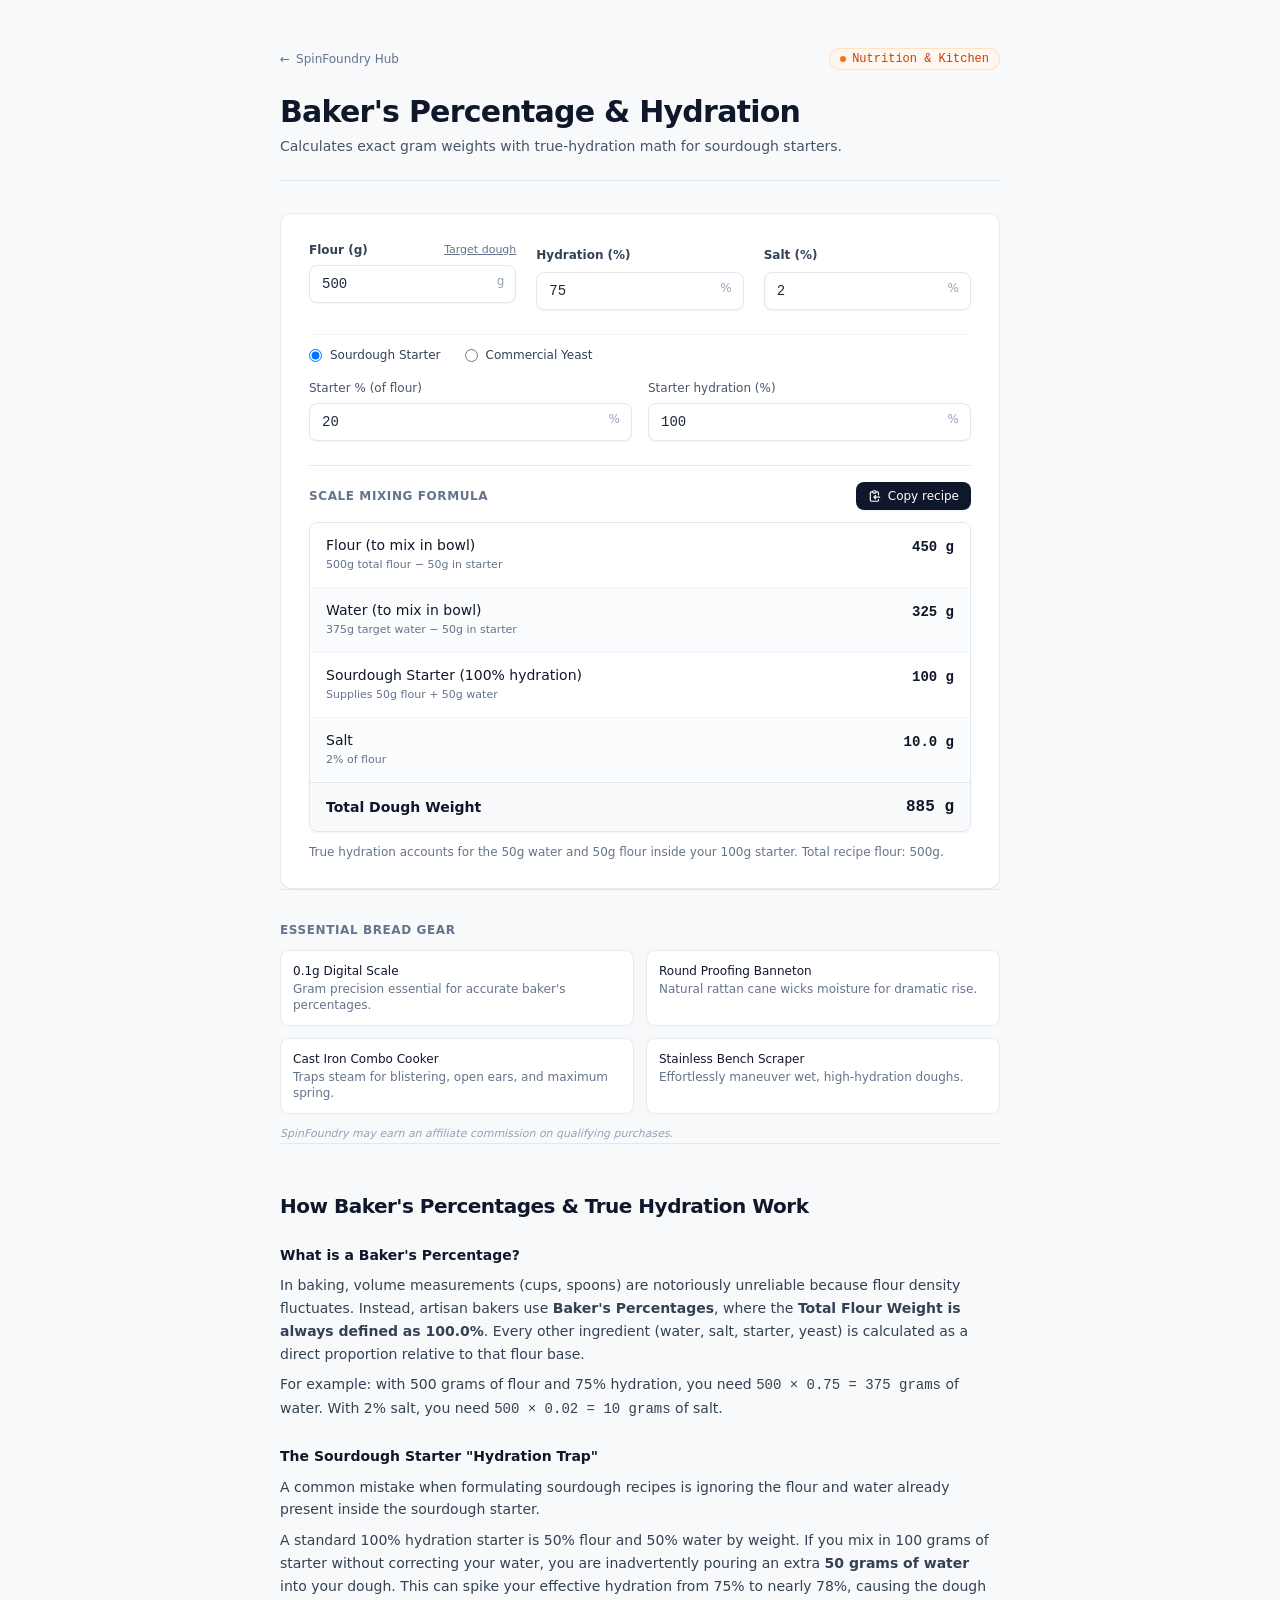
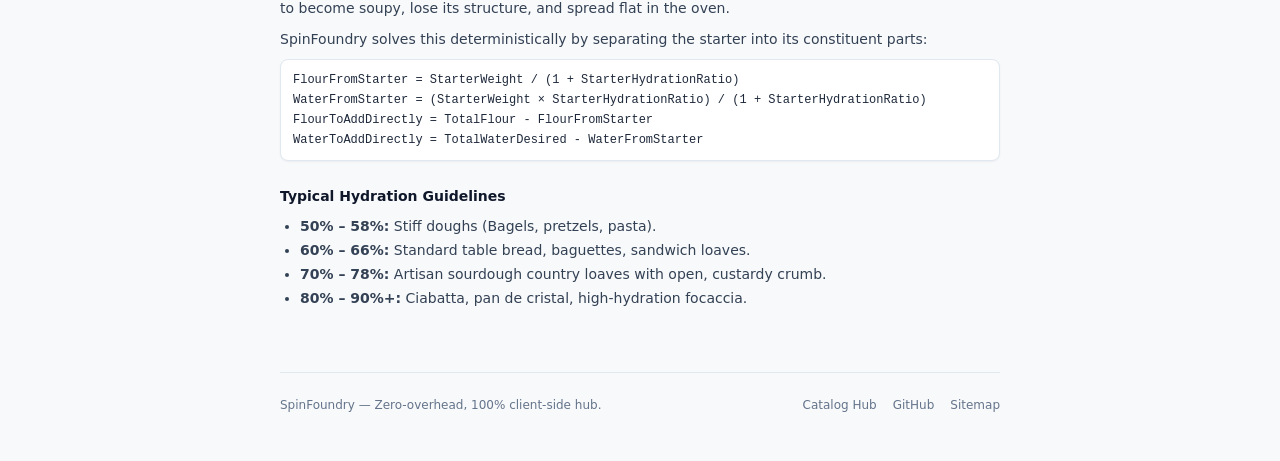
<file: dough-hydration-calculator/index.html>
<!DOCTYPE html>
<html lang="en">
<head>
  <meta charset="UTF-8">
  <meta name="viewport" content="width=device-width, initial-scale=1.0">
  <title>Baker's Percentage & True Hydration Calculator | SpinFoundry</title>
  <meta name="description" content="Precise dough formulas by baker's percentage, with true-hydration math for sourdough starters.">
  <meta name="keywords" content="baker's percentage calculator, dough hydration calculator, sourdough true hydration, bread formula">
  <link rel="canonical" href="https://spinfoundry.pages.dev/dough-hydration-calculator/">
  
  <meta property="og:type" content="website">
  <meta property="og:url" content="https://spinfoundry.pages.dev/dough-hydration-calculator/">
  <meta property="og:title" content="Baker's Percentage & True Hydration Calculator | SpinFoundry">
  <meta property="og:description" content="Deterministic bread dough calculator with true sourdough hydration.">
  <meta name="twitter:card" content="summary">

  <link rel="stylesheet" href="/assets/styles.css">

  <script type="application/ld+json">
  {
    "@context": "https://schema.org",
    "@type": "WebApplication",
    "name": "Baker's Percentage & True Hydration Calculator",
    "url": "https://spinfoundry.pages.dev/dough-hydration-calculator/",
    "description": "Precise dough formulas by baker's percentage with true-hydration math for sourdough starters.",
    "applicationCategory": "UtilityApplication",
    "operatingSystem": "All"
  }
  </script>
</head>
<body class="bg-[#F8F9FA] text-slate-800 antialiased font-sans min-h-screen">

  <main class="max-w-3xl mx-auto px-6 py-12">
    
    <!-- Breadcrumb & Top Bar -->
    <div class="flex items-center justify-between mb-6">
      <a href="/" class="text-xs font-medium text-slate-500 hover:text-slate-800 flex items-center gap-1.5 transition-colors">
        <span>←</span>
        <span>SpinFoundry Hub</span>
      </a>
      <div class="inline-flex items-center gap-1.5 px-2.5 py-0.5 rounded-full text-xs font-mono bg-orange-50 text-orange-700 border border-orange-200/60">
        <span class="w-1.5 h-1.5 rounded-full bg-orange-500"></span>
        Nutrition & Kitchen
      </div>
    </div>

    <!-- Header Section -->
    <header class="mb-8 pb-6 border-b border-slate-200">
      <h1 class="text-2xl sm:text-3xl font-extrabold tracking-tight text-slate-900">
        Baker's Percentage & Hydration
      </h1>
      <p class="mt-1.5 text-sm text-slate-600 max-w-xl">
        Calculates exact gram weights with true-hydration math for sourdough starters.
      </p>
    </header>

    <!-- Calculator Card -->
    <div class="bg-white border border-slate-200/80 rounded-xl shadow-sm p-6 sm:p-7 space-y-6">
      
      <!-- Primary Inputs Row -->
      <div class="grid grid-cols-1 sm:grid-cols-3 gap-5">
        
        <!-- Flour / Target Dough Anchor -->
        <div class="space-y-1.5">
          <div class="flex items-center justify-between">
            <label for="flourInput" class="text-xs font-semibold text-slate-700" id="flourLabel">Flour (g)</label>
            <button type="button" id="toggleAnchorBtn" class="text-[11px] text-slate-500 hover:text-slate-900 underline transition-colors">
              Target dough
            </button>
          </div>
          <div class="relative">
            <input type="number" id="flourInput" min="10" max="100000" step="1" value="500" class="w-full pl-3 pr-8 py-2 bg-white border border-slate-200 rounded-lg text-sm text-slate-800 font-mono focus:outline-none focus:ring-2 focus:ring-slate-900/10 focus:border-slate-400 transition-all shadow-sm">
            <span class="absolute right-3 top-2 text-xs text-slate-400 pointer-events-none">g</span>
          </div>
        </div>

        <!-- Hydration % -->
        <div class="space-y-1.5">
          <label for="hydrationInput" class="text-xs font-semibold text-slate-700">Hydration (%)</label>
          <div class="relative">
            <input type="number" id="hydrationInput" min="40" max="120" step="0.5" value="75" class="w-full pl-3 pr-8 py-2 bg-white border border-slate-200 rounded-lg text-sm text-slate-800 font-mono focus:outline-none focus:ring-2 focus:ring-slate-900/10 focus:border-slate-400 transition-all shadow-sm">
            <span class="absolute right-3 top-2 text-xs text-slate-400 pointer-events-none">%</span>
          </div>
        </div>

        <!-- Salt % -->
        <div class="space-y-1.5">
          <label for="saltInput" class="text-xs font-semibold text-slate-700">Salt (%)</label>
          <div class="relative">
            <input type="number" id="saltInput" min="0" max="10" step="0.1" value="2.0" class="w-full pl-3 pr-8 py-2 bg-white border border-slate-200 rounded-lg text-sm text-slate-800 font-mono focus:outline-none focus:ring-2 focus:ring-slate-900/10 focus:border-slate-400 transition-all shadow-sm">
            <span class="absolute right-3 top-2 text-xs text-slate-400 pointer-events-none">%</span>
          </div>
        </div>
      </div>

      <!-- Leavening Method Row -->
      <div class="space-y-3 pt-3 border-t border-slate-100">
        <div class="flex items-center gap-6 text-xs font-medium text-slate-700">
          <label class="flex items-center gap-2 cursor-pointer">
            <input type="radio" name="leavenType" value="sourdough" checked class="text-slate-900 focus:ring-slate-900">
            <span>Sourdough Starter</span>
          </label>
          <label class="flex items-center gap-2 cursor-pointer">
            <input type="radio" name="leavenType" value="yeast" class="text-slate-900 focus:ring-slate-900">
            <span>Commercial Yeast</span>
          </label>
        </div>

        <!-- Sourdough Sub-Inputs -->
        <div id="sourdoughGroup" class="grid grid-cols-1 sm:grid-cols-2 gap-4">
          <div class="space-y-1">
            <label for="starterPctInput" class="text-xs text-slate-600">Starter % (of flour)</label>
            <div class="relative">
              <input type="number" id="starterPctInput" min="0" max="100" step="0.5" value="20" class="w-full pl-3 pr-8 py-2 bg-white border border-slate-200 rounded-lg text-sm text-slate-800 font-mono focus:outline-none focus:ring-2 focus:ring-slate-900/10 focus:border-slate-400 transition-all shadow-sm">
              <span class="absolute right-3 top-2 text-xs text-slate-400 pointer-events-none">%</span>
            </div>
          </div>
          <div class="space-y-1">
            <label for="starterHydrationInput" class="text-xs text-slate-600">Starter hydration (%)</label>
            <div class="relative">
              <input type="number" id="starterHydrationInput" min="50" max="200" step="1" value="100" class="w-full pl-3 pr-8 py-2 bg-white border border-slate-200 rounded-lg text-sm text-slate-800 font-mono focus:outline-none focus:ring-2 focus:ring-slate-900/10 focus:border-slate-400 transition-all shadow-sm">
              <span class="absolute right-3 top-2 text-xs text-slate-400 pointer-events-none">%</span>
            </div>
          </div>
        </div>

        <!-- Commercial Yeast Sub-Input -->
        <div id="yeastGroup" class="space-y-1 hidden">
          <label for="yeastPctInput" class="text-xs text-slate-600">Instant Yeast % (of flour)</label>
          <div class="relative sm:w-1/2">
            <input type="number" id="yeastPctInput" min="0" max="10" step="0.1" value="1.0" class="w-full pl-3 pr-8 py-2 bg-white border border-slate-200 rounded-lg text-sm text-slate-800 font-mono focus:outline-none focus:ring-2 focus:ring-slate-900/10 focus:border-slate-400 transition-all shadow-sm">
            <span class="absolute right-3 top-2 text-xs text-slate-400 pointer-events-none">%</span>
          </div>
        </div>
      </div>

      <!-- Results Table -->
      <div class="pt-4 border-t border-slate-200">
        <div class="flex items-center justify-between mb-3">
          <h2 class="text-xs uppercase font-bold tracking-wider text-slate-500">Scale Mixing Formula</h2>
          <button type="button" id="copyBtn" class="inline-flex items-center gap-1.5 px-3 py-1.5 rounded-lg text-xs font-medium bg-slate-900 text-white hover:bg-slate-800 shadow-sm transition-all active:scale-95">
            <svg class="w-3.5 h-3.5" fill="none" stroke="currentColor" viewBox="0 0 24 24"><path stroke-linecap="round" stroke-linejoin="round" stroke-width="2" d="M8 5H6a2 2 0 00-2 2v12a2 2 0 002 2h10a2 2 0 002-2v-1M8 5a2 2 0 002 2h2a2 2 0 002-2M8 5a2 2 0 012-2h2a2 2 0 012 2m0 0h2a2 2 0 012 2v3m2 4H10m0 0l3-3m-3 3l3 3"></path></svg>
            <span id="copyBtnText">Copy recipe</span>
          </button>
        </div>

        <div class="border border-slate-200 rounded-lg overflow-hidden text-sm shadow-sm">
          <table class="w-full text-left border-collapse">
            <tbody id="recipeRows" class="divide-y divide-slate-100 bg-white">
              <!-- Rendered by JavaScript -->
            </tbody>
            <tfoot>
              <tr class="bg-slate-50 font-semibold text-slate-900 border-t border-slate-200">
                <td class="py-3 px-4">Total Dough Weight</td>
                <td class="py-3 px-4 text-right font-mono text-base" id="totalDoughWeightDisplay">885 g</td>
              </tr>
            </tfoot>
          </table>
        </div>

        <p class="text-xs text-slate-500 mt-3" id="sourdoughNote">
          True hydration automatically accounted for starter flour and water.
        </p>
      </div>

    </div>

    <!-- Minimal Contextual Gear -->
    <div class="pt-8 border-t border-slate-200 space-y-3">
      <h3 class="text-xs font-semibold uppercase tracking-wider text-slate-500">Essential Bread Gear</h3>
      <div class="grid grid-cols-1 sm:grid-cols-2 gap-3 text-xs">
        <a href="https://www.amazon.com/dp/B004164S62?tag=spinfoundry-20" target="_blank" rel="noopener noreferrer sponsored" class="p-3 bg-white border border-slate-200/80 rounded-lg hover:border-slate-300 hover:shadow-sm transition-all block">
          <span class="font-medium text-slate-900">0.1g Digital Scale</span>
          <p class="text-slate-500 mt-0.5">Gram precision essential for accurate baker's percentages.</p>
        </a>
        <a href="https://www.amazon.com/dp/B073XG8M83?tag=spinfoundry-20" target="_blank" rel="noopener noreferrer sponsored" class="p-3 bg-white border border-slate-200/80 rounded-lg hover:border-slate-300 hover:shadow-sm transition-all block">
          <span class="font-medium text-slate-900">Round Proofing Banneton</span>
          <p class="text-slate-500 mt-0.5">Natural rattan cane wicks moisture for dramatic rise.</p>
        </a>
        <a href="https://www.amazon.com/dp/B00008GKDG?tag=spinfoundry-20" target="_blank" rel="noopener noreferrer sponsored" class="p-3 bg-white border border-slate-200/80 rounded-lg hover:border-slate-300 hover:shadow-sm transition-all block">
          <span class="font-medium text-slate-900">Cast Iron Combo Cooker</span>
          <p class="text-slate-500 mt-0.5">Traps steam for blistering, open ears, and maximum spring.</p>
        </a>
        <a href="https://www.amazon.com/dp/B00004OCNJ?tag=spinfoundry-20" target="_blank" rel="noopener noreferrer sponsored" class="p-3 bg-white border border-slate-200/80 rounded-lg hover:border-slate-300 hover:shadow-sm transition-all block">
          <span class="font-medium text-slate-900">Stainless Bench Scraper</span>
          <p class="text-slate-500 mt-0.5">Effortlessly maneuver wet, high-hydration doughs.</p>
        </a>
      </div>
      <p class="text-[11px] text-slate-400 italic">SpinFoundry may earn an affiliate commission on qualifying purchases.</p>
    </div>

    <!-- SEO & Educational Explanations (Editorial Layout at Bottom) -->
    <article class="pt-12 border-t border-slate-200 space-y-6 text-sm text-slate-700 leading-relaxed">
      <h2 class="text-xl font-bold tracking-tight text-slate-900">How Baker's Percentages & True Hydration Work</h2>
      
      <div class="space-y-2">
        <h3 class="font-semibold text-slate-900">What is a Baker's Percentage?</h3>
        <p>
          In baking, volume measurements (cups, spoons) are notoriously unreliable because flour density fluctuates. Instead, artisan bakers use <strong>Baker's Percentages</strong>, where the <strong>Total Flour Weight is always defined as 100.0%</strong>. Every other ingredient (water, salt, starter, yeast) is calculated as a direct proportion relative to that flour base.
        </p>
        <p>
          For example: with 500 grams of flour and 75% hydration, you need <code>500 × 0.75 = 375 grams</code> of water. With 2% salt, you need <code>500 × 0.02 = 10 grams</code> of salt.
        </p>
      </div>

      <div class="space-y-2">
        <h3 class="font-semibold text-slate-900">The Sourdough Starter "Hydration Trap"</h3>
        <p>
          A common mistake when formulating sourdough recipes is ignoring the flour and water already present inside the sourdough starter.
        </p>
        <p>
          A standard 100% hydration starter is 50% flour and 50% water by weight. If you mix in 100 grams of starter without correcting your water, you are inadvertently pouring an extra <strong>50 grams of water</strong> into your dough. This can spike your effective hydration from 75% to nearly 78%, causing the dough to become soupy, lose its structure, and spread flat in the oven.
        </p>
        <p>
          SpinFoundry solves this deterministically by separating the starter into its constituent parts:
        </p>
        <div class="p-3 bg-white border border-slate-200 rounded-lg font-mono text-xs text-slate-800 space-y-1 shadow-sm">
          <div>FlourFromStarter = StarterWeight / (1 + StarterHydrationRatio)</div>
          <div>WaterFromStarter = (StarterWeight × StarterHydrationRatio) / (1 + StarterHydrationRatio)</div>
          <div>FlourToAddDirectly = TotalFlour - FlourFromStarter</div>
          <div>WaterToAddDirectly = TotalWaterDesired - WaterFromStarter</div>
        </div>
      </div>

      <div class="space-y-2">
        <h3 class="font-semibold text-slate-900">Typical Hydration Guidelines</h3>
        <ul class="list-disc pl-5 space-y-1 text-xs sm:text-sm">
          <li><strong>50% – 58%:</strong> Stiff doughs (Bagels, pretzels, pasta).</li>
          <li><strong>60% – 66%:</strong> Standard table bread, baguettes, sandwich loaves.</li>
          <li><strong>70% – 78%:</strong> Artisan sourdough country loaves with open, custardy crumb.</li>
          <li><strong>80% – 90%+:</strong> Ciabatta, pan de cristal, high-hydration focaccia.</li>
        </ul>
      </div>
    </article>

    <!-- Minimal Footer -->
    <footer class="mt-16 pt-6 border-t border-slate-200 flex flex-col sm:flex-row items-center justify-between text-xs text-slate-500 gap-3">
      <span>SpinFoundry — Zero-overhead, 100% client-side hub.</span>
      <div class="flex items-center gap-4">
        <a href="/" class="hover:text-slate-800 transition-colors">Catalog Hub</a>
        <a href="https://github.com/SpinFoundry/SpinFoundry" target="_blank" rel="noopener noreferrer" class="hover:text-slate-800 transition-colors">GitHub</a>
        <a href="/sitemap.xml" class="hover:text-slate-800 transition-colors">Sitemap</a>
      </div>
    </footer>

  </main>

  <!-- Deterministic Script -->
  <script>
    (function () {
      'use strict';

      const STORAGE_KEY = 'spinfoundry_calc_paper';

      const DOM = {
        flourInput: document.getElementById('flourInput'),
        flourLabel: document.getElementById('flourLabel'),
        toggleAnchorBtn: document.getElementById('toggleAnchorBtn'),
        hydrationInput: document.getElementById('hydrationInput'),
        saltInput: document.getElementById('saltInput'),
        leavenRadios: document.querySelectorAll('input[name="leavenType"]'),
        sourdoughGroup: document.getElementById('sourdoughGroup'),
        yeastGroup: document.getElementById('yeastGroup'),
        starterPctInput: document.getElementById('starterPctInput'),
        starterHydrationInput: document.getElementById('starterHydrationInput'),
        yeastPctInput: document.getElementById('yeastPctInput'),
        recipeRows: document.getElementById('recipeRows'),
        totalDoughWeightDisplay: document.getElementById('totalDoughWeightDisplay'),
        sourdoughNote: document.getElementById('sourdoughNote'),
        copyBtn: document.getElementById('copyBtn'),
        copyBtnText: document.getElementById('copyBtnText')
      };

      let state = {
        anchorMode: 'flour', // 'flour' | 'dough'
        flourWeight: 500,
        targetWeight: 885,
        hydration: 75.0,
        saltPct: 2.0,
        leavenType: 'sourdough', // 'sourdough' | 'yeast'
        starterPct: 20.0,
        starterHydration: 100.0,
        yeastPct: 1.0
      };

      function calculate() {
        const H = Math.max(1, state.hydration);
        const S = Math.max(0, state.saltPct);

        let F = 0;
        let flourDirect = 0;
        let waterDirect = 0;
        let starterWeight = 0;
        let flourFromStarter = 0;
        let waterFromStarter = 0;
        let yeastWeight = 0;
        let totalDoughWeight = 0;

        if (state.leavenType === 'sourdough') {
          const L = Math.max(0, state.starterPct);
          const Hs = Math.max(1, state.starterHydration) / 100;
          const sumPct = 100 + H + S;

          if (state.anchorMode === 'flour') {
            F = Math.max(1, state.flourWeight);
          } else {
            F = (Math.max(1, state.targetWeight) * 100) / sumPct;
          }

          starterWeight = F * (L / 100);
          flourFromStarter = starterWeight / (1 + Hs);
          waterFromStarter = (starterWeight * Hs) / (1 + Hs);

          flourDirect = Math.max(0, F - flourFromStarter);
          const totalWaterDesired = F * (H / 100);
          waterDirect = Math.max(0, totalWaterDesired - waterFromStarter);

          const saltWeight = F * (S / 100);
          totalDoughWeight = flourDirect + waterDirect + starterWeight + saltWeight;

          return {
            isSourdough: true,
            totalFlour: F,
            totalWater: totalWaterDesired,
            flourDirect,
            waterDirect,
            starterWeight,
            flourFromStarter,
            waterFromStarter,
            saltWeight,
            yeastWeight: 0,
            totalDoughWeight
          };
        } else {
          const Y = Math.max(0, state.yeastPct);
          const sumPct = 100 + H + S + Y;

          if (state.anchorMode === 'flour') {
            F = Math.max(1, state.flourWeight);
          } else {
            F = (Math.max(1, state.targetWeight) * 100) / sumPct;
          }

          flourDirect = F;
          waterDirect = F * (H / 100);
          yeastWeight = F * (Y / 100);
          const saltWeight = F * (S / 100);
          totalDoughWeight = flourDirect + waterDirect + yeastWeight + saltWeight;

          return {
            isSourdough: false,
            totalFlour: F,
            totalWater: waterDirect,
            flourDirect,
            waterDirect,
            starterWeight: 0,
            flourFromStarter: 0,
            waterFromStarter: 0,
            saltWeight,
            yeastWeight,
            totalDoughWeight
          };
        }
      }

      function render() {
        const res = calculate();

        DOM.totalDoughWeightDisplay.textContent = Math.round(res.totalDoughWeight) + ' g';

        const rows = [];

        if (res.isSourdough) {
          rows.push({
            name: 'Flour (to mix in bowl)',
            weight: Math.round(res.flourDirect) + ' g',
            sub: `${Math.round(res.totalFlour)}g total flour − ${Math.round(res.flourFromStarter)}g in starter`
          });
          rows.push({
            name: 'Water (to mix in bowl)',
            weight: Math.round(res.waterDirect) + ' g',
            sub: `${Math.round(res.totalWater)}g target water − ${Math.round(res.waterFromStarter)}g in starter`
          });
          rows.push({
            name: `Sourdough Starter (${state.starterHydration}% hydration)`,
            weight: Math.round(res.starterWeight) + ' g',
            sub: `Supplies ${Math.round(res.flourFromStarter)}g flour + ${Math.round(res.waterFromStarter)}g water`
          });
          DOM.sourdoughNote.classList.remove('hidden');
          DOM.sourdoughNote.textContent = `True hydration accounts for the ${Math.round(res.waterFromStarter)}g water and ${Math.round(res.flourFromStarter)}g flour inside your ${Math.round(res.starterWeight)}g starter. Total recipe flour: ${Math.round(res.totalFlour)}g.`;
        } else {
          rows.push({
            name: 'Flour',
            weight: Math.round(res.flourDirect) + ' g',
            sub: '100% base flour'
          });
          rows.push({
            name: 'Water',
            weight: Math.round(res.waterDirect) + ' g',
            sub: `${state.hydration}% hydration`
          });
          rows.push({
            name: 'Instant Dry Yeast',
            weight: (res.yeastWeight).toFixed(1) + ' g',
            sub: `${state.yeastPct}% of flour`
          });
          DOM.sourdoughNote.classList.add('hidden');
        }

        rows.push({
          name: 'Salt',
          weight: (res.saltWeight).toFixed(1) + ' g',
          sub: `${state.saltPct}% of flour`
        });

        DOM.recipeRows.innerHTML = rows.map((r, i) => `
          <tr class="hover:bg-slate-50 transition-colors ${i % 2 === 1 ? 'bg-slate-50/50' : ''}">
            <td class="py-3 px-4">
              <div class="font-medium text-slate-900">${r.name}</div>
              <div class="text-[11px] text-slate-500">${r.sub}</div>
            </td>
            <td class="py-3 px-4 text-right font-mono font-bold text-slate-900 whitespace-nowrap align-top pt-3.5">${r.weight}</td>
          </tr>
        `).join('');

        try {
          localStorage.setItem(STORAGE_KEY, JSON.stringify(state));
        } catch (e) {}
      }

      function setup() {
        try {
          const raw = localStorage.getItem(STORAGE_KEY);
          if (raw) {
            Object.assign(state, JSON.parse(raw));
          }
        } catch (e) {}

        DOM.flourInput.value = state.anchorMode === 'flour' ? state.flourWeight : state.targetWeight;
        DOM.flourLabel.textContent = state.anchorMode === 'flour' ? 'Flour (g)' : 'Target Dough (g)';
        DOM.toggleAnchorBtn.textContent = state.anchorMode === 'flour' ? 'Target dough' : 'Flour weight';

        DOM.hydrationInput.value = state.hydration;
        DOM.saltInput.value = state.saltPct;
        DOM.starterPctInput.value = state.starterPct;
        DOM.starterHydrationInput.value = state.starterHydration;
        DOM.yeastPctInput.value = state.yeastPct;

        DOM.leavenRadios.forEach(radio => {
          radio.checked = radio.value === state.leavenType;
          radio.addEventListener('change', () => {
            state.leavenType = radio.value;
            if (state.leavenType === 'sourdough') {
              DOM.sourdoughGroup.classList.remove('hidden');
              DOM.yeastGroup.classList.add('hidden');
            } else {
              DOM.sourdoughGroup.classList.add('hidden');
              DOM.yeastGroup.classList.remove('hidden');
            }
            render();
          });
        });

        if (state.leavenType === 'sourdough') {
          DOM.sourdoughGroup.classList.remove('hidden');
          DOM.yeastGroup.classList.add('hidden');
        } else {
          DOM.sourdoughGroup.classList.add('hidden');
          DOM.yeastGroup.classList.remove('hidden');
        }

        DOM.toggleAnchorBtn.addEventListener('click', () => {
          if (state.anchorMode === 'flour') {
            state.anchorMode = 'dough';
            DOM.flourLabel.textContent = 'Target Dough (g)';
            DOM.toggleAnchorBtn.textContent = 'Flour weight';
            DOM.flourInput.value = state.targetWeight;
          } else {
            state.anchorMode = 'flour';
            DOM.flourLabel.textContent = 'Flour (g)';
            DOM.toggleAnchorBtn.textContent = 'Target dough';
            DOM.flourInput.value = state.flourWeight;
          }
          render();
        });

        DOM.flourInput.addEventListener('input', (e) => {
          const val = parseFloat(e.target.value) || 0;
          if (state.anchorMode === 'flour') {
            state.flourWeight = val;
          } else {
            state.targetWeight = val;
          }
          render();
        });

        DOM.hydrationInput.addEventListener('input', (e) => {
          state.hydration = parseFloat(e.target.value) || 0;
          render();
        });

        DOM.saltInput.addEventListener('input', (e) => {
          state.saltPct = parseFloat(e.target.value) || 0;
          render();
        });

        DOM.starterPctInput.addEventListener('input', (e) => {
          state.starterPct = parseFloat(e.target.value) || 0;
          render();
        });

        DOM.starterHydrationInput.addEventListener('input', (e) => {
          state.starterHydration = parseFloat(e.target.value) || 100;
          render();
        });

        DOM.yeastPctInput.addEventListener('input', (e) => {
          state.yeastPct = parseFloat(e.target.value) || 0;
          render();
        });

        DOM.copyBtn.addEventListener('click', () => {
          const res = calculate();
          const lines = [
            "Dough Formula (SpinFoundry):",
            `Total Flour: ${Math.round(res.totalFlour)}g | Hydration: ${state.hydration}%`,
            "----------------------------"
          ];

          if (res.isSourdough) {
            lines.push(`• Flour:   ${Math.round(res.flourDirect)}g`);
            lines.push(`• Water:   ${Math.round(res.waterDirect)}g`);
            lines.push(`• Starter: ${Math.round(res.starterWeight)}g (${state.starterPct}%)`);
          } else {
            lines.push(`• Flour:   ${Math.round(res.flourDirect)}g`);
            lines.push(`• Water:   ${Math.round(res.waterDirect)}g`);
            lines.push(`• Yeast:   ${(res.yeastWeight).toFixed(1)}g`);
          }
          lines.push(`• Salt:    ${(res.saltWeight).toFixed(1)}g`);
          lines.push("----------------------------");
          lines.push(`Total Dough: ${Math.round(res.totalDoughWeight)}g`);

          const text = lines.join('\n');
          navigator.clipboard.writeText(text).then(() => {
            DOM.copyBtnText.textContent = 'Copied!';
            setTimeout(() => { DOM.copyBtnText.textContent = 'Copy recipe'; }, 2000);
          });
        });

        render();
      }

      setup();
    })();
  </script>
</body>
</html>
</file>
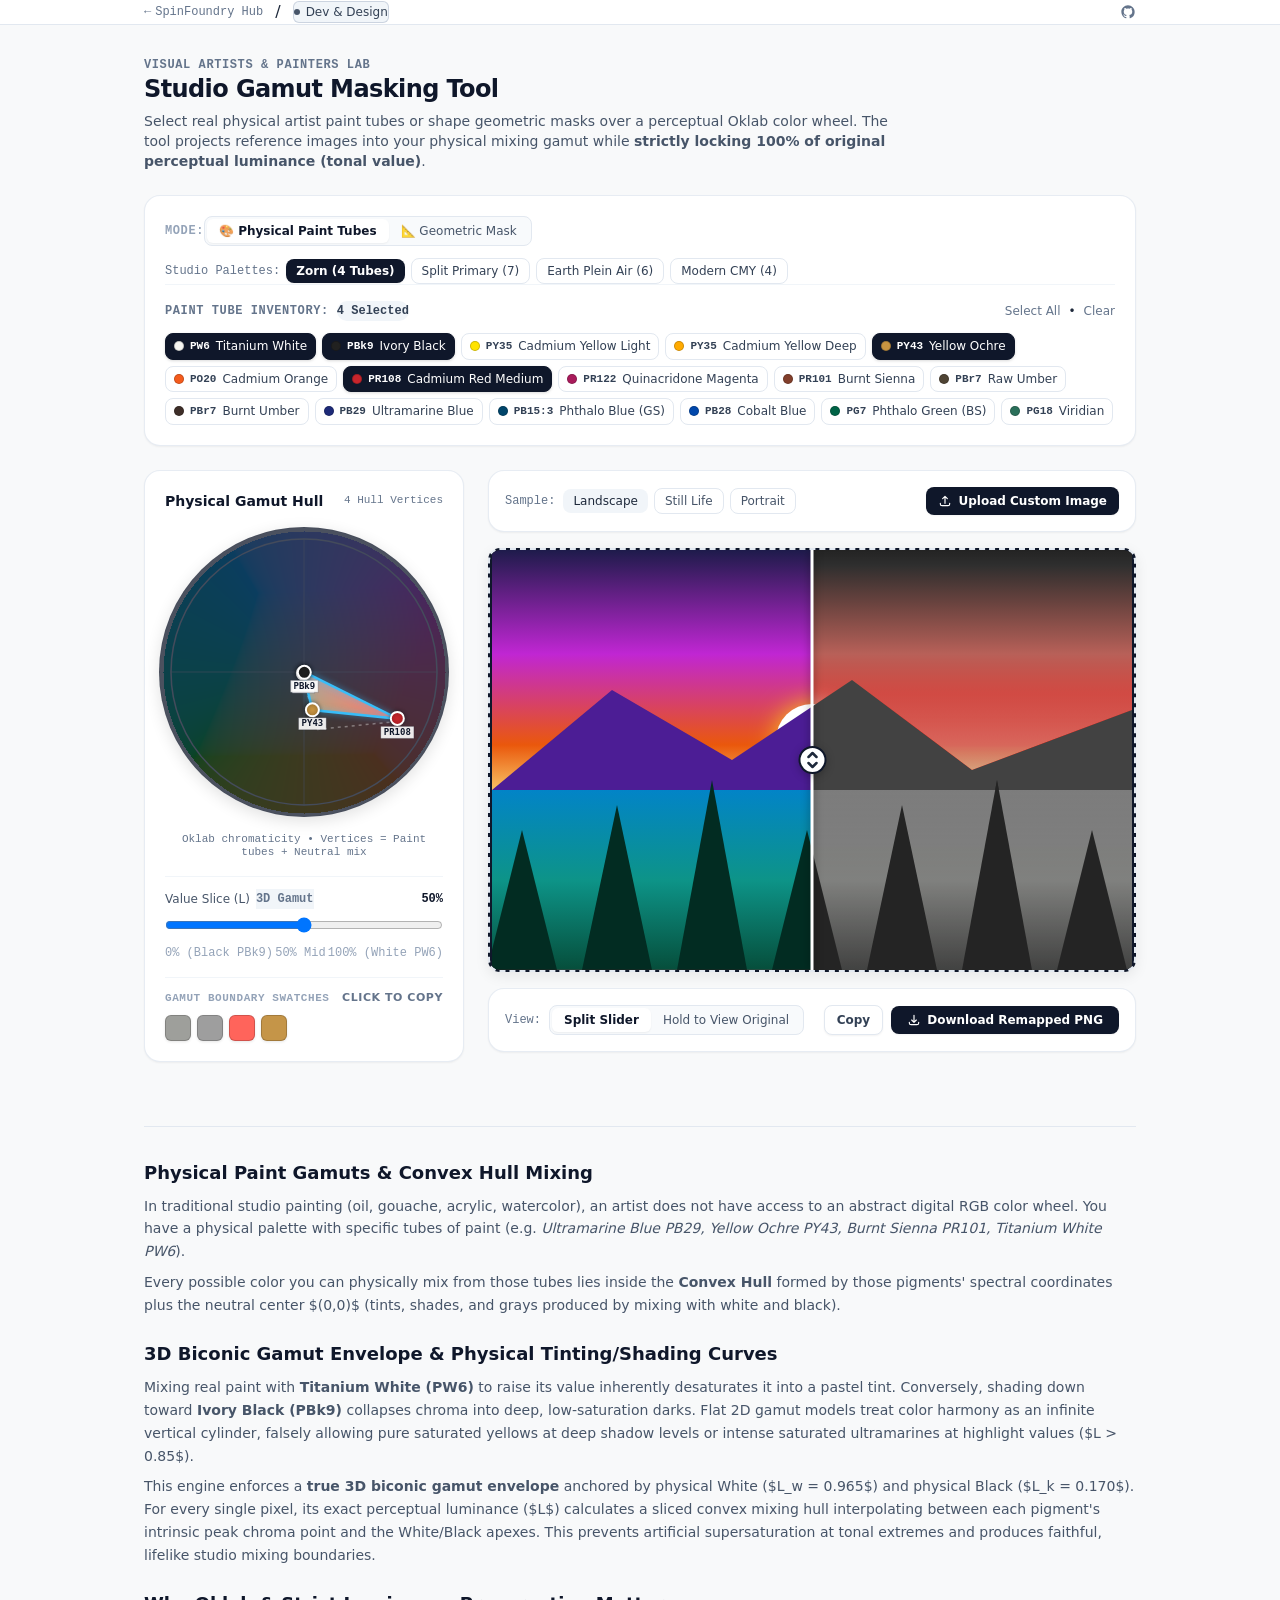
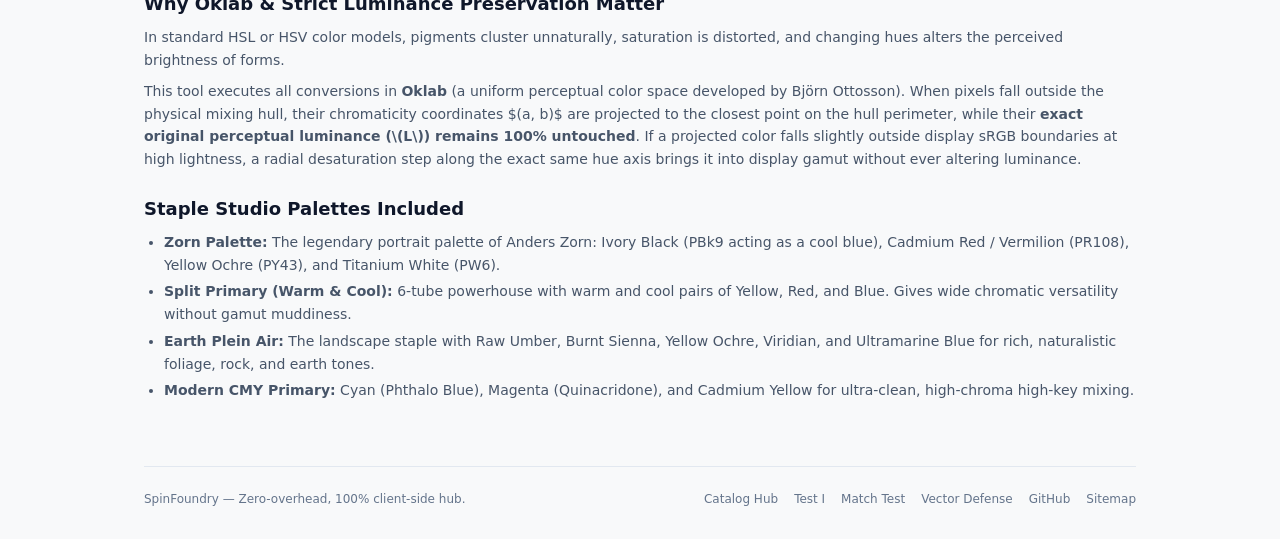
<file: gamut-masking-tool/index.html>
<!DOCTYPE html>
<html lang="en">
<head>
  <meta charset="UTF-8">
  <meta name="viewport" content="width=device-width, initial-scale=1.0">
  <title>Gamut Masking Tool for Painters & Visual Artists | SpinFoundry</title>
  <meta name="description" content="Studio Gamut Masking tool for painters and visual artists. Select real physical paint tubes (Zorn, Split Primary, Plein Air) or custom shapes, compute perceptual convex hulls, and remap artwork with 100% luminance (tonal value) preservation.">
  <meta name="keywords" content="gamut mask tool, physical pigments, paint tubes, zorn palette, split primary, james gurney, painter color harmony, oklab color wheel, visual artist color scheme, value preservation, color remapping, digital painting palette">
  <link rel="canonical" href="https://spinfoundry.pages.dev/gamut-masking-tool/">

  <meta property="og:type" content="website">
  <meta property="og:url" content="https://spinfoundry.pages.dev/gamut-masking-tool/">
  <meta property="og:title" content="Gamut Masking Tool for Painters & Visual Artists | SpinFoundry">
  <meta property="og:description" content="Construct physical pigment mixing gamut masks over a perceptual Oklab color wheel and remap paintings while strictly preserving original tonal values.">
  <meta name="twitter:card" content="summary_large_image">

  <link rel="stylesheet" href="/assets/styles.css">

  <script type="application/ld+json">
  {
    "@context": "https://schema.org",
    "@type": "WebApplication",
    "name": "Gamut Masking Tool for Painters & Visual Artists",
    "url": "https://spinfoundry.pages.dev/gamut-masking-tool/",
    "description": "Studio gamut masking tool that places physical artist paint tubes onto a perceptual Oklab color wheel, builds dynamic convex hulls, and projects image colors into allowed mixing boundaries with strict luminance preservation.",
    "applicationCategory": "DesignApplication",
    "operatingSystem": "All"
  }
  </script>

  <style>
    /* Category Badge: Dev & Design */
    .badge-dev-tools {
      background-color: #f1f5f9;
      color: #334155;
      border: 1px solid rgba(148, 163, 184, 0.4);
    }
    .badge-dev-tools-dot {
      background-color: #475569;
    }

    /* Color Wheel & Canvas */
    #wheelCanvas {
      display: block;
      width: 290px;
      height: 290px;
      border-radius: 9999px;
      box-shadow: 0 4px 16px rgba(0, 0, 0, 0.12), inset 0 0 0 1px rgba(0, 0, 0, 0.08);
      cursor: crosshair;
      user-select: none;
      -webkit-user-select: none;
      touch-action: none;
    }

    /* Comparison Split Slider Viewport */
    .comparison-container {
      position: relative;
      overflow: hidden;
      border-radius: 0.75rem;
      user-select: none;
      -webkit-user-select: none;
      background-color: #0f172a;
      box-shadow: 0 4px 14px rgba(0, 0, 0, 0.08);
      max-height: 540px;
      display: flex;
      align-items: center;
      justify-content: center;
    }

    .comparison-img-wrapper {
      position: relative;
      display: inline-block;
      max-width: 100%;
      line-height: 0;
    }

    .comparison-before-canvas {
      position: absolute;
      top: 0;
      left: 0;
      height: 100%;
      width: 100%;
      pointer-events: none;
    }

    .comparison-after-canvas {
      display: block;
      max-width: 100%;
      max-height: 520px;
      height: auto;
      object-fit: contain;
    }

    /* Draggable Split Divider Line */
    .comparison-divider {
      position: absolute;
      top: 0;
      bottom: 0;
      width: 3px;
      background-color: #ffffff;
      box-shadow: 0 0 8px rgba(0, 0, 0, 0.5);
      cursor: ew-resize;
      z-index: 10;
      transform: translateX(-50%);
    }

    .comparison-handle {
      position: absolute;
      top: 50%;
      left: 50%;
      transform: translate(-50%, -50%);
      width: 28px;
      height: 28px;
      background-color: #ffffff;
      border: 2px solid #0f172a;
      border-radius: 50%;
      display: flex;
      align-items: center;
      justify-content: center;
      box-shadow: 0 2px 8px rgba(0, 0, 0, 0.25);
      pointer-events: none;
    }

    /* Dropzone Hover */
    .dropzone-active {
      border-color: #0284c7 !important;
      background-color: #f0f9ff !important;
    }

    /* Palette Swatch */
    .palette-swatch {
      width: 26px;
      height: 26px;
      border-radius: 0.375rem;
      border: 1px solid rgba(0, 0, 0, 0.18);
      box-shadow: 0 1px 3px rgba(0, 0, 0, 0.1);
      display: inline-block;
      cursor: pointer;
      transition: transform 0.15s ease;
    }
    .palette-swatch:hover {
      transform: scale(1.15);
      z-index: 5;
    }

    /* Pigment Chip / Tag */
    .pigment-chip {
      display: inline-flex;
      align-items: center;
      gap: 0.375rem;
      padding: 0.25rem 0.5rem;
      border-radius: 0.5rem;
      font-size: 0.75rem;
      font-weight: 500;
      border: 1px solid #e2e8f0;
      background-color: #ffffff;
      color: #334155;
      cursor: pointer;
      transition: all 0.15s ease;
      user-select: none;
    }
    .pigment-chip:hover {
      border-color: #cbd5e1;
      background-color: #f8fafc;
    }
    .pigment-chip.active {
      border-color: #0f172a;
      background-color: #0f172a;
      color: #ffffff;
      box-shadow: 0 1px 3px rgba(0,0,0,0.15);
    }
    .pigment-chip .swatch-dot {
      width: 10px;
      height: 10px;
      border-radius: 9999px;
      border: 1px solid rgba(0,0,0,0.2);
      flex-shrink: 0;
    }

    /* Buttons & Interactive Elements */
    .btn-action {
      transition: all 0.15s cubic-bezier(0.4, 0, 0.2, 1);
    }
    .btn-action:active {
      transform: scale(0.97);
    }

    /* Utility Fallbacks */
    .flex { display: flex; }
    .flex-col { flex-direction: column; }
    .flex-wrap { flex-wrap: wrap; }
    .items-center { align-items: center; }
    .justify-between { justify-content: space-between; }
    .justify-center { justify-content: center; }
    .grid { display: grid; }
    .grid-cols-2 { grid-template-columns: repeat(2, minmax(0, 1fr)); }
    .grid-cols-3 { grid-template-columns: repeat(3, minmax(0, 1fr)); }
    .grid-cols-4 { grid-template-columns: repeat(4, minmax(0, 1fr)); }
    .gap-1 { gap: 0.25rem; }
    .gap-1\.5 { gap: 0.375rem; }
    .gap-2 { gap: 0.5rem; }
    .gap-3 { gap: 0.75rem; }
    .gap-4 { gap: 1rem; }
    .gap-6 { gap: 1.5rem; }
    .hidden { display: none !important; }
    .w-full { width: 100%; }
    .max-w-2xl { max-width: 42rem; }
    .max-w-4xl { max-width: 56rem; }
    .max-w-5xl { max-width: 64rem; }
    .mx-auto { margin-left: auto; margin-right: auto; }
    .text-xs { font-size: 0.75rem; line-height: 1rem; }
    .text-sm { font-size: 0.875rem; line-height: 1.25rem; }
    .text-base { font-size: 1rem; line-height: 1.5rem; }
    .text-lg { font-size: 1.125rem; line-height: 1.75rem; }
    .text-xl { font-size: 1.25rem; line-height: 1.75rem; }
    .text-2xl { font-size: 1.5rem; line-height: 2rem; }
    .font-bold { font-weight: 700; }
    .font-semibold { font-weight: 600; }
    .font-medium { font-weight: 500; }
    .uppercase { text-transform: uppercase; }
    .tracking-wider { letter-spacing: 0.05em; }
    .tracking-tight { letter-spacing: -0.025em; }
    .rounded-lg { border-radius: 0.5rem; }
    .rounded-xl { border-radius: 0.75rem; }
    .rounded-2xl { border-radius: 1rem; }
    .rounded-full { border-radius: 9999px; }
    .shadow-sm { box-shadow: 0 1px 2px 0 rgba(0, 0, 0, 0.05); }
    .shadow-md { box-shadow: 0 4px 6px -1px rgba(0, 0, 0, 0.1), 0 2px 4px -2px rgba(0, 0, 0, 0.1); }
    .border { border-width: 1px; }
    .border-b { border-bottom-width: 1px; }
    .border-t { border-top-width: 1px; }
    .border-slate-200 { border-color: #e2e8f0; }
    .border-slate-300 { border-color: #cbd5e1; }
    .border-slate-100 { border-color: #f1f5f9; }
    .bg-white { background-color: #ffffff; }
    .bg-slate-50 { background-color: #f8fafc; }
    .bg-slate-100 { background-color: #f1f5f9; }
    .bg-slate-900 { background-color: #0f172a; }
    .text-slate-900 { color: #0f172a; }
    .text-slate-800 { color: #1e293b; }
    .text-slate-700 { color: #334155; }
    .text-slate-600 { color: #475569; }
    .text-slate-500 { color: #64748b; }
    .text-slate-400 { color: #94a3b8; }
    .text-white { color: #ffffff; }
    .hover\:bg-slate-50:hover { background-color: #f8fafc; }
    .hover\:bg-slate-100:hover { background-color: #f1f5f9; }
    .hover\:bg-slate-800:hover { background-color: #1e293b; }
    .hover\:text-slate-900:hover { color: #0f172a; }
    .p-3 { padding: 0.75rem; }
    .p-4 { padding: 1rem; }
    .p-5 { padding: 1.25rem; }
    .p-6 { padding: 1.5rem; }
    .px-3 { padding-left: 0.75rem; padding-right: 0.75rem; }
    .px-4 { padding-left: 1rem; padding-right: 1rem; }
    .py-1 { padding-top: 0.25rem; padding-bottom: 0.25rem; }
    .py-1\.5 { padding-top: 0.375rem; padding-bottom: 0.375rem; }
    .py-2 { padding-top: 0.5rem; padding-bottom: 0.5rem; }
    .py-2\.5 { padding-top: 0.625rem; padding-bottom: 0.625rem; }
    .py-8 { padding-top: 2rem; padding-bottom: 2rem; }
    .py-10 { padding-top: 2.5rem; padding-bottom: 2.5rem; }
    .mb-3 { margin-bottom: 0.75rem; }
    .mb-4 { margin-bottom: 1rem; }
    .mb-6 { margin-bottom: 1.5rem; }
    .mt-1 { margin-top: 0.25rem; }
    .mt-1\.5 { margin-top: 0.375rem; }
    .mt-2 { margin-top: 0.5rem; }
    .mt-4 { margin-top: 1rem; }
    .mt-16 { margin-top: 4rem; }
    .pt-3 { padding-top: 0.75rem; }
    .pt-4 { padding-top: 1rem; }
    .pt-6 { padding-top: 1.5rem; }
    .pt-8 { padding-top: 2rem; }
    .pb-5 { padding-bottom: 1.25rem; }
    .space-y-1 > :not([hidden]) ~ :not([hidden]) { margin-top: 0.25rem; }
    .space-y-2 > :not([hidden]) ~ :not([hidden]) { margin-top: 0.5rem; }
    .space-y-3 > :not([hidden]) ~ :not([hidden]) { margin-top: 0.75rem; }
    .space-y-4 > :not([hidden]) ~ :not([hidden]) { margin-top: 1rem; }
    .space-y-5 > :not([hidden]) ~ :not([hidden]) { margin-top: 1.25rem; }
    .space-y-6 > :not([hidden]) ~ :not([hidden]) { margin-top: 1.5rem; }
    .cursor-pointer { cursor: pointer; }
    .select-none { user-select: none; -webkit-user-select: none; }
    .leading-relaxed { line-height: 1.625; }
    .leading-tight { line-height: 1.25; }
    .flex-shrink-0 { flex-shrink: 0; }
    .hover\:bg-slate-200:hover { background-color: #e2e8f0; }
    .items-start { align-items: flex-start; }
    .justify-end { justify-content: flex-end; }
    .p-0\.5 { padding: 0.125rem; }
    .rounded-md { border-radius: 0.375rem; }
    .border-2 { border-width: 2px; }
    .border-dashed { border-style: dashed; }
    .w-3\.5 { width: 0.875rem; }
    .h-3\.5 { height: 0.875rem; }
    @media (min-width: 640px) {
      .sm\:flex-row { flex-direction: row; }
      .sm\:w-auto { width: auto; }
      .sm\:flex-initial { flex: 0 1 auto; }
      .sm\:inline { display: inline; }
    }
    @media (min-width: 768px) {
      .md\:flex-row { flex-direction: row; }
      .md\:w-80 { width: 20rem; }
      .md\:flex-1 { flex: 1 1 0%; }
    }
  </style>
</head>
<body class="bg-neutral-50 text-neutral-900 font-sans min-h-screen antialiased flex flex-col justify-between">

  <!-- Top Navigation Chrome -->
  <header class="border-b border-slate-200 bg-white sticky top-0 z-30 shadow-xs">
    <div class="max-w-5xl mx-auto px-4 h-14 flex items-center justify-between">
      <div class="flex items-center gap-3">
        <a href="/" class="text-xs font-mono text-slate-500 hover:text-slate-800 transition-colors flex items-center gap-1">
          <span>&larr;</span> SpinFoundry Hub
        </a>
        <span class="text-slate-300">/</span>
        <span class="inline-flex items-center gap-1.5 px-2 py-0.5 rounded-md text-xs font-medium badge-dev-tools">
          <span class="w-1.5 h-1.5 rounded-full badge-dev-tools-dot"></span>
          Dev &amp; Design
        </span>
      </div>
      <div class="flex items-center gap-4 text-xs">
        <span class="font-mono text-slate-400 hidden sm:inline">100% Value Preservation</span>
        <a href="https://github.com/SpinFoundry/SpinFoundry" target="_blank" rel="noopener noreferrer" class="text-slate-500 hover:text-slate-800 transition-colors flex items-center gap-1 font-mono">
          <svg class="w-4 h-4" fill="currentColor" viewBox="0 0 24 24"><path fill-rule="evenodd" clip-rule="evenodd" d="M12 2C6.477 2 2 6.484 2 12.017c0 4.425 2.865 8.18 6.839 9.504.5.092.682-.217.682-.483 0-.237-.008-.868-.013-1.703-2.782.605-3.369-1.343-3.369-1.343-.454-1.158-1.11-1.466-1.11-1.466-.908-.62.069-.608.069-.608 1.003.07 1.53 1.032 1.53 1.032.892 1.53 2.341 1.088 2.91.832.092-.647.35-1.088.636-1.338-2.22-.253-4.555-1.113-4.555-4.951 0-1.093.39-1.988 1.029-2.688-.103-.253-.446-1.272.098-2.65 0 0 .84-.27 2.75 1.026A9.564 9.564 0 0112 6.844c.85.004 1.705.115 2.504.337 1.909-1.296 2.747-1.027 2.747-1.027.546 1.379.202 2.398.1 2.651.64.7 1.028 1.595 1.028 2.688 0 3.848-2.339 4.695-4.566 4.943.359.309.678.92.678 1.855 0 1.338-.012 2.419-.012 2.747 0 .268.18.58.688.482A10.019 10.019 0 0022 12.017C22 6.484 17.522 2 12 2z"/></svg>
          <span class="hidden sm:inline">GitHub</span>
        </a>
      </div>
    </div>
  </header>

  <!-- Main Container -->
  <main class="max-w-5xl mx-auto px-4 py-8 flex-1 w-full">
    
    <!-- Title & Purpose -->
    <header class="mb-6">
      <div class="flex items-center gap-2 mb-1.5">
        <span class="text-xs font-mono font-semibold text-slate-500 uppercase tracking-wider">Visual Artists &amp; Painters Lab</span>
      </div>
      <h1 class="text-2xl font-bold text-slate-900 tracking-tight">
        Studio Gamut Masking Tool
      </h1>
      <p class="mt-1.5 text-sm text-slate-600 max-w-3xl">
        Select real physical artist paint tubes or shape geometric masks over a perceptual Oklab color wheel. The tool projects reference images into your physical mixing gamut while <strong>strictly locking 100% of original perceptual luminance (tonal value)</strong>.
      </p>
    </header>

    <!-- PALETTE & PIGMENT MANAGER (TOP HERO PANEL) -->
    <div class="bg-white border border-slate-200/80 rounded-2xl p-5 shadow-sm mb-6 space-y-4">
      
      <!-- Top Row: Mode Switch & Staple Presets -->
      <div class="flex flex-col lg:flex-row items-start lg:items-center justify-between gap-3 border-b border-slate-100 pb-3.5">
        
        <!-- Gamut Mode Switch -->
        <div class="flex items-center gap-2.5">
          <span class="text-xs font-mono font-bold uppercase text-slate-400 tracking-wider">Mode:</span>
          <div class="inline-flex rounded-lg border border-slate-200 p-0.5 bg-slate-50 text-xs">
            <button type="button" id="btnModePigments" class="px-3 py-1 rounded-md font-bold bg-white text-slate-900 shadow-sm transition-all">
              🎨 Physical Paint Tubes
            </button>
            <button type="button" id="btnModeGeometric" class="px-3 py-1 rounded-md font-medium text-slate-600 hover:text-slate-900 transition-all">
              📐 Geometric Mask
            </button>
          </div>
        </div>

        <!-- Staple Palette Presets -->
        <div id="pigmentPresetsBar" class="flex items-center gap-1.5 flex-wrap">
          <span class="text-xs font-mono text-slate-500 mr-1">Studio Palettes:</span>
          <button type="button" data-preset="zorn" class="btn-palette-preset px-2.5 py-1 text-xs font-medium rounded-lg bg-slate-100 hover:bg-slate-200 text-slate-800 transition-colors">
            Zorn (4 Tubes)
          </button>
          <button type="button" data-preset="split_primary" class="btn-palette-preset px-2.5 py-1 text-xs font-medium rounded-lg bg-white border border-slate-200 hover:bg-slate-50 text-slate-700 transition-colors">
            Split Primary (7)
          </button>
          <button type="button" data-preset="earth_plein_air" class="btn-palette-preset px-2.5 py-1 text-xs font-medium rounded-lg bg-white border border-slate-200 hover:bg-slate-50 text-slate-700 transition-colors">
            Earth Plein Air (6)
          </button>
          <button type="button" data-preset="cyan_magenta_yellow" class="btn-palette-preset px-2.5 py-1 text-xs font-medium rounded-lg bg-white border border-slate-200 hover:bg-slate-50 text-slate-700 transition-colors">
            Modern CMY (4)
          </button>
        </div>

      </div>

      <!-- Pigment Selection Grid / Chips (Visible in Pigment Mode) -->
      <div id="pigmentSelectorPanel" class="space-y-3">
        <div class="flex items-center justify-between">
          <div class="flex items-center gap-2">
            <span class="text-xs font-mono font-semibold uppercase text-slate-500 tracking-wider">Paint Tube Inventory:</span>
            <span id="lblSelectedCount" class="text-xs font-mono text-slate-700 font-bold bg-slate-100 px-2 py-0.5 rounded-full">4 Selected</span>
          </div>
          <div class="flex items-center gap-2 text-xs">
            <button type="button" id="btnSelectAllPigments" class="text-slate-500 hover:text-slate-900 font-medium">Select All</button>
            <span class="text-slate-300">•</span>
            <button type="button" id="btnClearPigments" class="text-slate-500 hover:text-slate-900 font-medium">Clear</button>
          </div>
        </div>

        <!-- Category Groups of Pigment Chips -->
        <div id="pigmentChipsContainer" class="flex flex-wrap gap-1.5 pt-1">
          <!-- Injected dynamically by JS -->
        </div>
      </div>

    </div>

    <!-- MAIN TWO-COLUMN WORKSPACE -->
    <div class="flex flex-col md:flex-row gap-6 mb-8 items-start">

      <!-- LEFT: PERCEPTUAL COLOR WHEEL & HULL VISUALIZER (330px) -->
      <div class="w-full md:w-80 flex-shrink-0 bg-white border border-slate-200/80 rounded-2xl p-5 shadow-sm space-y-4">
        
        <div class="flex items-center justify-between">
          <h2 class="text-sm font-bold text-slate-900" id="wheelHeading">Physical Gamut Hull</h2>
          <span class="text-[11px] font-mono text-slate-500" id="maskPointCountLabel">Convex Hull</span>
        </div>

        <!-- Canvas Wheel & Interactive Polygon / Hull -->
        <div class="flex justify-center relative select-none">
          <canvas id="wheelCanvas" width="290" height="290"></canvas>
        </div>

        <!-- Wheel Instructions / Details -->
        <div class="text-[11px] text-slate-500 text-center font-mono leading-tight" id="wheelSubtitle">
          Oklab chromaticity • Vertices = Paint tubes + Neutral mix
        </div>

        <!-- 3D Biconic Value / Lightness Slicing Slider -->
        <div class="pt-3 border-t border-slate-100 text-xs space-y-2">
          <div class="flex items-center justify-between text-slate-600">
            <span class="font-medium flex items-center gap-1.5">
              <span>Value Slice (L)</span>
              <span class="text-[10px] font-mono px-1.5 py-0.5 rounded bg-slate-100 text-slate-500 font-semibold">3D Gamut</span>
            </span>
            <span class="font-mono font-bold text-slate-900" id="lblValueL">50%</span>
          </div>
          <input type="range" id="sliderValueL" min="0" max="100" value="50" class="w-full cursor-pointer accent-slate-900">
          <div class="flex justify-between text-[10px] font-mono text-slate-400 px-0.5">
            <span>0% (Black PBk9)</span>
            <span>50% Mid</span>
            <span>100% (White PW6)</span>
          </div>
        </div>

        <!-- Geometric Controls (Visible only in Geometric Mode) -->
        <div id="geometricControls" class="hidden space-y-3 pt-3 border-t border-slate-100 text-xs">
          
          <!-- Rotation Slider -->
          <div>
            <div class="flex items-center justify-between text-slate-600 mb-1">
              <span class="font-medium">Mask Rotation</span>
              <span class="font-mono font-bold text-slate-900" id="lblRotation">0°</span>
            </div>
            <input type="range" id="sliderRotation" min="0" max="360" value="0" class="w-full">
          </div>

          <!-- Polygon Vertices Count -->
          <div class="flex items-center justify-between pt-1">
            <span class="font-medium text-slate-600">Polygon Sides</span>
            <div class="inline-flex rounded-lg border border-slate-200 p-0.5 bg-slate-50 text-[11px]">
              <button type="button" data-points="3" class="btn-pts px-2.5 py-0.5 rounded font-bold bg-white text-slate-900 shadow-sm">3</button>
              <button type="button" data-points="4" class="btn-pts px-2.5 py-0.5 rounded font-medium text-slate-500 hover:text-slate-800">4</button>
              <button type="button" data-points="5" class="btn-pts px-2.5 py-0.5 rounded font-medium text-slate-500 hover:text-slate-800">5</button>
            </div>
          </div>

          <!-- Geometric Harmonies -->
          <div class="grid grid-cols-2 gap-1.5 text-xs pt-1">
            <button type="button" data-preset="triadic" class="btn-geo-preset py-1.5 px-2 bg-slate-50 hover:bg-slate-100 border border-slate-200 rounded-lg font-medium text-left transition-colors">
              ▲ Triadic
            </button>
            <button type="button" data-preset="complementary" class="btn-geo-preset py-1.5 px-2 bg-slate-50 hover:bg-slate-100 border border-slate-200 rounded-lg font-medium text-left transition-colors">
              ⧓ Complementary
            </button>
            <button type="button" data-preset="atmospheric" class="btn-geo-preset py-1.5 px-2 bg-slate-50 hover:bg-slate-100 border border-slate-200 rounded-lg font-medium text-left transition-colors">
              🌤 Atmospheric
            </button>
            <button type="button" data-preset="analogous" class="btn-geo-preset py-1.5 px-2 bg-slate-50 hover:bg-slate-100 border border-slate-200 rounded-lg font-medium text-left transition-colors">
              ◐ Analogous
            </button>
          </div>

        </div>

        <!-- Active Pigments in Gamut List / Swatches -->
        <div class="space-y-2 pt-3 border-t border-slate-100">
          <div class="flex items-center justify-between text-[11px] font-mono uppercase text-slate-400 font-semibold tracking-wider">
            <span>Gamut Boundary Swatches</span>
            <span id="lblCopySwatches" class="normal-case text-slate-500 hover:text-slate-900 cursor-pointer font-sans">Click to copy</span>
          </div>
          <div class="flex items-center gap-1.5 flex-wrap" id="paletteSwatches">
            <!-- Injected by JS -->
          </div>
        </div>

      </div>

      <!-- RIGHT: REFERENCE IMAGE VIEWPORT & COMPARISON (FLEX-1) -->
      <div class="w-full md:flex-1 space-y-4">
        
        <!-- Image Loader Bar -->
        <div class="bg-white border border-slate-200/80 rounded-2xl p-4 shadow-sm flex flex-col sm:flex-row items-center justify-between gap-3">
          
          <!-- Sample Loaders -->
          <div class="flex items-center gap-2 w-full sm:w-auto">
            <span class="text-xs font-mono text-slate-500 whitespace-nowrap">Sample:</span>
            <div class="flex items-center gap-1.5">
              <button type="button" data-sample="landscape" class="btn-sample px-2.5 py-1 text-xs font-medium rounded-lg bg-slate-100 text-slate-800 hover:bg-slate-200 transition-colors">
                Landscape
              </button>
              <button type="button" data-sample="still_life" class="btn-sample px-2.5 py-1 text-xs font-medium rounded-lg bg-white border border-slate-200 text-slate-600 hover:bg-slate-50 transition-colors">
                Still Life
              </button>
              <button type="button" data-sample="portrait" class="btn-sample px-2.5 py-1 text-xs font-medium rounded-lg bg-white border border-slate-200 text-slate-600 hover:bg-slate-50 transition-colors">
                Portrait
              </button>
            </div>
          </div>

          <!-- File Upload Button & Drag Trigger -->
          <div class="flex items-center gap-2 w-full sm:w-auto justify-end">
            <input type="file" id="fileInput" accept="image/*" class="hidden">
            <button type="button" id="btnUploadImage" class="w-full sm:w-auto inline-flex items-center justify-center gap-1.5 px-3 py-1.5 text-xs font-semibold rounded-lg bg-slate-900 text-white hover:bg-slate-800 shadow-sm transition-all btn-action">
              <svg class="w-3.5 h-3.5" fill="none" stroke="currentColor" viewBox="0 0 24 24"><path stroke-linecap="round" stroke-linejoin="round" stroke-width="2" d="M4 16v1a3 3 0 003 3h10a3 3 0 003-3v-1m-4-8l-4-4m0 0L8 8m4-4v12"/></svg>
              <span>Upload Custom Image</span>
            </button>
          </div>

        </div>

        <!-- Dropzone / Main Viewport -->
        <div id="dropzone" class="comparison-container border-2 border-dashed border-slate-200">
          
          <div id="canvasWrapper" class="comparison-img-wrapper">
            <!-- Base Canvas (After / Remapped Image) -->
            <canvas id="afterCanvas" class="comparison-after-canvas"></canvas>
            
            <!-- Clipped Overlay Canvas (Before / Original Image) -->
            <canvas id="beforeCanvas" class="comparison-before-canvas"></canvas>

            <!-- Interactive Split Divider -->
            <div id="splitDivider" class="comparison-divider" style="left: 50%;">
              <div class="comparison-handle">
                <svg class="w-3 h-3 text-slate-800" fill="none" stroke="currentColor" viewBox="0 0 24 24"><path stroke-linecap="round" stroke-linejoin="round" stroke-width="2.5" d="M8 9l4-4 4 4m0 6l-4 4-4-4"/></svg>
              </div>
            </div>
          </div>

        </div>

        <!-- Viewport Controls & Export Bar -->
        <div class="bg-white border border-slate-200/80 rounded-2xl p-4 shadow-sm flex flex-col sm:flex-row items-center justify-between gap-3">
          
          <!-- View Toggle Mode -->
          <div class="flex items-center gap-2">
            <span class="text-xs text-slate-500 font-mono">View:</span>
            <div class="inline-flex rounded-lg border border-slate-200 p-0.5 bg-slate-50 text-xs">
              <button type="button" id="btnModeSplit" class="px-3 py-1 rounded-md font-bold bg-white text-slate-900 shadow-sm">
                Split Slider
              </button>
              <button type="button" id="btnModeToggle" class="px-3 py-1 rounded-md font-medium text-slate-600 hover:text-slate-900">
                Hold to View Original
              </button>
            </div>
          </div>

          <!-- Actions -->
          <div class="flex items-center gap-2 w-full sm:w-auto">
            <button type="button" id="btnCopyImage" class="flex-1 sm:flex-initial inline-flex items-center justify-center gap-1.5 px-3 py-1.5 rounded-lg text-xs font-semibold bg-white border border-slate-200 text-slate-700 hover:bg-slate-50 shadow-sm transition-all btn-action">
              <span id="lblCopyText">Copy</span>
            </button>
            <button type="button" id="btnDownloadImage" class="flex-1 sm:flex-initial inline-flex items-center justify-center gap-1.5 px-4 py-1.5 rounded-lg text-xs font-bold bg-slate-900 text-white hover:bg-slate-800 shadow-sm transition-all btn-action">
              <svg class="w-3.5 h-3.5" fill="none" stroke="currentColor" viewBox="0 0 24 24"><path stroke-linecap="round" stroke-linejoin="round" stroke-width="2" d="M4 16v1a3 3 0 003 3h10a3 3 0 003-3v-1m-4-4l-4 4m0 0l-4-4m4 4V4"/></svg>
              <span>Download Remapped PNG</span>
            </button>
          </div>

        </div>

      </div>

    </div>

    <!-- Educational & Technical Deep Dive -->
    <article class="mt-16 pt-8 border-t border-slate-200 text-slate-600 space-y-6 text-sm leading-relaxed">
      
      <div class="space-y-2">
        <h2 class="text-lg font-bold text-slate-900">Physical Paint Gamuts &amp; Convex Hull Mixing</h2>
        <p>
          In traditional studio painting (oil, gouache, acrylic, watercolor), an artist does not have access to an abstract digital RGB color wheel. You have a physical palette with specific tubes of paint (e.g. <em>Ultramarine Blue PB29, Yellow Ochre PY43, Burnt Sienna PR101, Titanium White PW6</em>).
        </p>
        <p>
          Every possible color you can physically mix from those tubes lies inside the <strong>Convex Hull</strong> formed by those pigments' spectral coordinates plus the neutral center $(0,0)$ (tints, shades, and grays produced by mixing with white and black).
        </p>
      </div>

      <div class="space-y-2">
        <h2 class="text-lg font-bold text-slate-900">3D Biconic Gamut Envelope &amp; Physical Tinting/Shading Curves</h2>
        <p>
          Mixing real paint with <strong>Titanium White (PW6)</strong> to raise its value inherently desaturates it into a pastel tint. Conversely, shading down toward <strong>Ivory Black (PBk9)</strong> collapses chroma into deep, low-saturation darks. Flat 2D gamut models treat color harmony as an infinite vertical cylinder, falsely allowing pure saturated yellows at deep shadow levels or intense saturated ultramarines at highlight values ($L > 0.85$).
        </p>
        <p>
          This engine enforces a <strong>true 3D biconic gamut envelope</strong> anchored by physical White ($L_w = 0.965$) and physical Black ($L_k = 0.170$). For every single pixel, its exact perceptual luminance ($L$) calculates a sliced convex mixing hull interpolating between each pigment's intrinsic peak chroma point and the White/Black apexes. This prevents artificial supersaturation at tonal extremes and produces faithful, lifelike studio mixing boundaries.
        </p>
      </div>

      <div class="space-y-2">
        <h2 class="text-lg font-bold text-slate-900">Why Oklab &amp; Strict Luminance Preservation Matter</h2>
        <p>
          In standard HSL or HSV color models, pigments cluster unnaturally, saturation is distorted, and changing hues alters the perceived brightness of forms.
        </p>
        <p>
          This tool executes all conversions in <strong>Oklab</strong> (a uniform perceptual color space developed by Björn Ottosson). When pixels fall outside the physical mixing hull, their chromaticity coordinates $(a, b)$ are projected to the closest point on the hull perimeter, while their <strong>exact original perceptual luminance (\(L\)) remains 100% untouched</strong>. If a projected color falls slightly outside display sRGB boundaries at high lightness, a radial desaturation step along the exact same hue axis brings it into display gamut without ever altering luminance.
        </p>
      </div>

      <div class="space-y-2">
        <h2 class="text-lg font-bold text-slate-900">Staple Studio Palettes Included</h2>
        <ul class="list-disc pl-5 space-y-1 text-slate-600">
          <li><strong>Zorn Palette:</strong> The legendary portrait palette of Anders Zorn: Ivory Black (PBk9 acting as a cool blue), Cadmium Red / Vermilion (PR108), Yellow Ochre (PY43), and Titanium White (PW6).</li>
          <li><strong>Split Primary (Warm &amp; Cool):</strong> 6-tube powerhouse with warm and cool pairs of Yellow, Red, and Blue. Gives wide chromatic versatility without gamut muddiness.</li>
          <li><strong>Earth Plein Air:</strong> The landscape staple with Raw Umber, Burnt Sienna, Yellow Ochre, Viridian, and Ultramarine Blue for rich, naturalistic foliage, rock, and earth tones.</li>
          <li><strong>Modern CMY Primary:</strong> Cyan (Phthalo Blue), Magenta (Quinacridone), and Cadmium Yellow for ultra-clean, high-chroma high-key mixing.</li>
        </ul>
      </div>

    </article>

    <!-- SpinFoundry Footer -->
    <footer class="mt-16 pt-6 border-t border-slate-200 flex flex-col sm:flex-row items-center justify-between text-xs text-slate-500 gap-3">
      <span>SpinFoundry — Zero-overhead, 100% client-side hub.</span>
      <div class="flex items-center gap-4">
        <a href="/" class="hover:text-slate-800 transition-colors">Catalog Hub</a>
        <a href="/color-acuity-test/" class="hover:text-slate-800 transition-colors">Test I</a>
        <a href="/color-matching-test/" class="hover:text-slate-800 transition-colors">Match Test</a>
        <a href="/vector-td-deckbuilder/" class="hover:text-slate-800 transition-colors">Vector Defense</a>
        <a href="https://github.com/SpinFoundry/SpinFoundry" target="_blank" rel="noopener noreferrer" class="hover:text-slate-800 transition-colors">GitHub</a>
        <a href="/sitemap.xml" class="hover:text-slate-800 transition-colors">Sitemap</a>
      </div>
    </footer>

  </main>

  <script>
  (function () {
    'use strict';

    /* ═════════════════════════════════════════════
       1. PHYSICAL PIGMENTS DATASET & PRESETS
       ═════════════════════════════════════════════ */
    const PIGMENT_DATABASE = [
      {
        id: "pw6",
        code: "PW6",
        name: "Titanium White",
        category: "Neutrals",
        hex: "#F6F6F2",
        lab: { l: 96.0, a: -1.0, b: 2.0 },
        oklab: { l: 0.965, a: -0.003, b: 0.005 }
      },
      {
        id: "pbk9",
        code: "PBk9",
        name: "Ivory Black",
        category: "Neutrals",
        hex: "#212120",
        lab: { l: 12.0, a: 1.0, b: 1.0 },
        oklab: { l: 0.170, a: 0.001, b: 0.001 }
      },
      {
        id: "py35_l",
        code: "PY35",
        name: "Cadmium Yellow Light",
        category: "Yellows",
        hex: "#FFE300",
        lab: { l: 88.0, a: -7.0, b: 95.0 },
        oklab: { l: 0.902, a: -0.048, b: 0.178 }
      },
      {
        id: "py35_d",
        code: "PY35",
        name: "Cadmium Yellow Deep",
        category: "Yellows",
        hex: "#FFAA00",
        lab: { l: 75.0, a: 25.0, b: 85.0 },
        oklab: { l: 0.785, a: 0.048, b: 0.162 }
      },
      {
        id: "py43",
        code: "PY43",
        name: "Yellow Ochre",
        category: "Earths",
        hex: "#C89441",
        lab: { l: 65.0, a: 14.0, b: 52.0 },
        oklab: { l: 0.672, a: 0.024, b: 0.108 }
      },
      {
        id: "po20",
        code: "PO20",
        name: "Cadmium Orange",
        category: "Oranges & Reds",
        hex: "#F45B1C",
        lab: { l: 58.0, a: 56.0, b: 68.0 },
        oklab: { l: 0.635, a: 0.145, b: 0.142 }
      },
      {
        id: "pr108",
        code: "PR108",
        name: "Cadmium Red Medium",
        category: "Oranges & Reds",
        hex: "#C8252C",
        lab: { l: 44.0, a: 62.0, b: 42.0 },
        oklab: { l: 0.518, a: 0.185, b: 0.092 }
      },
      {
        id: "pr122",
        code: "PR122",
        name: "Quinacridone Magenta",
        category: "Oranges & Reds",
        hex: "#A91B5B",
        lab: { l: 40.0, a: 65.0, b: -12.0 },
        oklab: { l: 0.478, a: 0.205, b: -0.042 }
      },
      {
        id: "pr101",
        code: "PR101",
        name: "Burnt Sienna",
        category: "Earths",
        hex: "#823F2B",
        lab: { l: 36.0, a: 32.0, b: 28.0 },
        oklab: { l: 0.415, a: 0.082, b: 0.058 }
      },
      {
        id: "pbr7_raw",
        code: "PBr7",
        name: "Raw Umber",
        category: "Earths",
        hex: "#4F4434",
        lab: { l: 30.0, a: 4.0, b: 14.0 },
        oklab: { l: 0.332, a: 0.009, b: 0.028 }
      },
      {
        id: "pbr7_burnt",
        code: "PBr7",
        name: "Burnt Umber",
        category: "Earths",
        hex: "#3E2E28",
        lab: { l: 22.0, a: 10.0, b: 10.0 },
        oklab: { l: 0.258, a: 0.024, b: 0.018 }
      },
      {
        id: "pb29",
        code: "PB29",
        name: "Ultramarine Blue",
        category: "Blues & Violets",
        hex: "#1D2A78",
        lab: { l: 24.0, a: 28.0, b: -68.0 },
        oklab: { l: 0.320, a: 0.065, b: -0.198 }
      },
      {
        id: "pb15",
        code: "PB15:3",
        name: "Phthalo Blue (GS)",
        category: "Blues & Violets",
        hex: "#00456A",
        lab: { l: 28.0, a: -25.0, b: -45.0 },
        oklab: { l: 0.352, a: -0.078, b: -0.115 }
      },
      {
        id: "pb28",
        code: "PB28",
        name: "Cobalt Blue",
        category: "Blues & Violets",
        hex: "#0047AB",
        lab: { l: 32.0, a: 10.0, b: -62.0 },
        oklab: { l: 0.395, a: 0.022, b: -0.165 }
      },
      {
        id: "pg7",
        code: "PG7",
        name: "Phthalo Green (BS)",
        category: "Greens",
        hex: "#006346",
        lab: { l: 36.0, a: -55.0, b: 12.0 },
        oklab: { l: 0.435, a: -0.142, b: 0.038 }
      },
      {
        id: "pg18",
        code: "PG18",
        name: "Viridian",
        category: "Greens",
        hex: "#2A6F5A",
        lab: { l: 42.0, a: -32.0, b: 4.0 },
        oklab: { l: 0.472, a: -0.078, b: 0.015 }
      }
    ];

    const PALETTE_PRESETS = {
      zorn: {
        id: "zorn",
        name: "Zorn Palette",
        pigmentIds: ["pw6", "pbk9", "py43", "pr108"]
      },
      split_primary: {
        id: "split_primary",
        name: "Split Primary (Warm & Cool)",
        pigmentIds: ["pw6", "py35_l", "py35_d", "pr108", "pr122", "pb29", "pb15"]
      },
      earth_plein_air: {
        id: "earth_plein_air",
        name: "Earth Plein Air",
        pigmentIds: ["pw6", "py43", "pr101", "pbr7_raw", "pg18", "pb29"]
      },
      cyan_magenta_yellow: {
        id: "cyan_magenta_yellow",
        name: "Modern CMY Primary",
        pigmentIds: ["pw6", "py35_l", "pr122", "pb15"]
      }
    };

    const GEOMETRIC_PRESETS = {
      triadic: [
        { r: 0.82, a: 0 },
        { r: 0.78, a: 120 },
        { r: 0.72, a: 240 }
      ],
      complementary: [
        { r: 0.85, a: 15 },
        { r: 0.25, a: 85 },
        { r: 0.85, a: 195 },
        { r: 0.25, a: 275 }
      ],
      atmospheric: [
        { r: 0.88, a: 35 },
        { r: 0.80, a: 85 },
        { r: 0.15, a: 60 }
      ],
      analogous: [
        { r: 0.85, a: 170 },
        { r: 0.85, a: 240 },
        { r: 0.20, a: 240 },
        { r: 0.20, a: 170 }
      ]
    };

    /* ═════════════════════════════════════════════
       2. COLOR MATH: sRGB <-> Linear <-> Oklab
       ═════════════════════════════════════════════ */
    function srgbToLinear(c) {
      c = c / 255;
      return c <= 0.04045 ? c / 12.92 : Math.pow((c + 0.055) / 1.055, 2.4);
    }

    function linearToSrgb(c) {
      c = Math.max(0, Math.min(1, c));
      return Math.round(255 * (c <= 0.0031308 ? 12.92 * c : 1.055 * Math.pow(c, 1 / 2.4) - 0.055));
    }

    function linearRgbToOklab(r, g, b) {
      const l = Math.cbrt(0.4122214708 * r + 0.5363325363 * g + 0.0514459929 * b);
      const m = Math.cbrt(0.2119034982 * r + 0.6806995451 * g + 0.1073969566 * b);
      const s = Math.cbrt(0.0883024619 * r + 0.2817188376 * g + 0.6299787005 * b);
      return [
        0.2104542553 * l + 0.7936177850 * m - 0.0040720468 * s,
        1.9779984951 * l - 2.4285922050 * m + 0.4505937099 * s,
        0.0259040371 * l + 0.7827717662 * m - 0.8086757660 * s
      ];
    }

    function oklabToLinearRgb(L, a, b) {
      const l_ = L + 0.3963377774 * a + 0.2158037573 * b;
      const m_ = L - 0.1055613458 * a - 0.0638541728 * b;
      const s_ = L - 0.0894841775 * a - 1.2914855480 * b;
      const l = l_ * l_ * l_;
      const m = m_ * m_ * m_;
      const s = s_ * s_ * s_;
      return [
        +4.0767434770 * l - 3.3077115913 * m + 0.2309699292 * s,
        -1.2684380046 * l + 2.6097574011 * m - 0.3413193965 * s,
        -0.0041960863 * l - 0.7034186147 * m + 1.7076147010 * s
      ];
    }

    function oklabToRgbClamped(L, a, b) {
      let [rL, gL, bL] = oklabToLinearRgb(L, a, b);

      // Check if inside sRGB display gamut [0, 1]
      const tol = 1e-4;
      if (rL >= -tol && rL <= 1 + tol &&
          gL >= -tol && gL <= 1 + tol &&
          bL >= -tol && bL <= 1 + tol) {
        return [linearToSrgb(rL), linearToSrgb(gL), linearToSrgb(bL)];
      }

      // Desaturate along chroma vector (t in [0, 1]) until in-gamut, NEVER touching L!
      let lo = 0.0, hi = 1.0;
      for (let iter = 0; iter < 12; iter++) {
        const mid = (lo + hi) * 0.5;
        const [testR, testG, testB] = oklabToLinearRgb(L, a * mid, b * mid);
        if (testR >= 0 && testR <= 1 && testG >= 0 && testG <= 1 && testB >= 0 && testB <= 1) {
          lo = mid;
        } else {
          hi = mid;
        }
      }

      [rL, gL, bL] = oklabToLinearRgb(L, a * lo, b * lo);
      return [linearToSrgb(rL), linearToSrgb(gL), linearToSrgb(bL)];
    }

    // Scale constant for rendering Oklab (a, b) on color wheel
    // Max pigment chroma is ~0.21, display sRGB edge is ~0.26
    const OKLAB_CHROMA_MAX = 0.25;

    // 3D Biconic Gamut Anchors (Oklab L, a, b)
    const WHITE_ANCHOR = { l: 0.965, a: 0.0, b: 0.0 }; // Titanium White PW6 tint apex
    const BLACK_ANCHOR = { l: 0.170, a: 0.0, b: 0.0 }; // Ivory Black PBk9 shade base

    /* ═════════════════════════════════════════════
       3. 2D CONVEX HULL & POLYGON PROJECTION
       ═════════════════════════════════════════════ */
    function computeConvexHull2D(points) {
      if (points.length <= 2) return points.slice();

      // Deduplicate points
      const unique = [];
      const seen = new Set();
      points.forEach(p => {
        const key = `${p.x.toFixed(5)},${p.y.toFixed(5)}`;
        if (!seen.has(key)) {
          seen.add(key);
          unique.push(p);
        }
      });

      if (unique.length <= 2) return unique;

      // Sort by x, then by y
      unique.sort((p1, p2) => (p1.x === p2.x ? p1.y - p2.y : p1.x - p2.x));

      function cross(o, a, b) {
        return (a.x - o.x) * (b.y - o.y) - (a.y - o.y) * (b.x - o.x);
      }

      // Build lower hull
      const lower = [];
      for (let i = 0; i < unique.length; i++) {
        const p = unique[i];
        while (lower.length >= 2 && cross(lower[lower.length - 2], lower[lower.length - 1], p) <= 0) {
          lower.pop();
        }
        lower.push(p);
      }

      // Build upper hull
      const upper = [];
      for (let i = unique.length - 1; i >= 0; i--) {
        const p = unique[i];
        while (upper.length >= 2 && cross(upper[upper.length - 2], upper[upper.length - 1], p) <= 0) {
          upper.pop();
        }
        upper.push(p);
      }

      lower.pop();
      upper.pop();
      return lower.concat(upper);
    }

    function pointInPolygon(px, py, vertices) {
      let inside = false;
      const n = vertices.length;
      for (let i = 0, j = n - 1; i < n; j = i++) {
        const xi = vertices[i].x, yi = vertices[i].y;
        const xj = vertices[j].x, yj = vertices[j].y;
        const intersect = ((yi > py) !== (yj > py)) && (px < (xj - xi) * (py - yi) / (yj - yi) + xi);
        if (intersect) inside = !inside;
      }
      return inside;
    }

    function closestPointOnSegment(px, py, ax, ay, bx, by) {
      const abx = bx - ax;
      const aby = by - ay;
      const lenSq = abx * abx + aby * aby;
      if (lenSq === 0) return { x: ax, y: ay };

      const t = Math.max(0, Math.min(1, ((px - ax) * abx + (py - ay) * aby) / lenSq));
      return {
        x: ax + t * abx,
        y: ay + t * aby
      };
    }

    function projectPointToPolygon(px, py, vertices) {
      if (vertices.length < 3) return { x: px, y: py };
      if (pointInPolygon(px, py, vertices)) {
        return { x: px, y: py };
      }

      let bestDistSq = Infinity;
      let bestPoint = { x: px, y: py };
      const n = vertices.length;

      for (let i = 0; i < n; i++) {
        const next = (i + 1) % n;
        const p = closestPointOnSegment(px, py, vertices[i].x, vertices[i].y, vertices[next].x, vertices[next].y);
        const dx = px - p.x;
        const dy = py - p.y;
        const distSq = dx * dx + dy * dy;
        if (distSq < bestDistSq) {
          bestDistSq = distSq;
          bestPoint = p;
        }
      }
      return bestPoint;
    }

    /* ═════════════════════════════════════════════
       4. APPLICATION STATE & DOM REFERENCES
       ═════════════════════════════════════════════ */
    const state = {
      maskMode: 'pigments', // 'pigments' | 'geometric'
      selectedPigmentIds: new Set(['pw6', 'pbk9', 'py43', 'pr108']), // Default Zorn
      hullVertices: [], // [{x, y, data}] 2D envelope at peak chroma
      sliceHulls: new Array(256), // Precomputed slice hulls for L in [0, 1]
      previewL: 0.50, // Value slice preview slider [0, 1]
      activePigmentPins: [], // [{px, py, pigment}]
      
      // Geometric mask state
      geometricVertices: [],
      rotationDeg: 0,
      activeHandleIndex: -1,
      isDraggingCenter: false,
      dragStart: { x: 0, y: 0 },

      // Viewport & remapping state
      splitPercent: 50,
      isSplitDragging: false,
      isHoldOriginal: false,
      viewMode: 'split', // 'split' | 'toggle'
      sourceImg: null,
      sourceWidth: 0,
      sourceHeight: 0
    };

    const DOM = {
      btnModePigments: document.getElementById('btnModePigments'),
      btnModeGeometric: document.getElementById('btnModeGeometric'),
      pigmentSelectorPanel: document.getElementById('pigmentSelectorPanel'),
      pigmentPresetsBar: document.getElementById('pigmentPresetsBar'),
      pigmentChipsContainer: document.getElementById('pigmentChipsContainer'),
      lblSelectedCount: document.getElementById('lblSelectedCount'),
      btnSelectAllPigments: document.getElementById('btnSelectAllPigments'),
      btnClearPigments: document.getElementById('btnClearPigments'),

      wheelHeading: document.getElementById('wheelHeading'),
      wheelSubtitle: document.getElementById('wheelSubtitle'),
      wheelCanvas: document.getElementById('wheelCanvas'),
      maskPointCountLabel: document.getElementById('maskPointCountLabel'),
      sliderValueL: document.getElementById('sliderValueL'),
      lblValueL: document.getElementById('lblValueL'),
      geometricControls: document.getElementById('geometricControls'),
      sliderRotation: document.getElementById('sliderRotation'),
      lblRotation: document.getElementById('lblRotation'),

      paletteSwatches: document.getElementById('paletteSwatches'),
      lblCopySwatches: document.getElementById('lblCopySwatches'),

      dropzone: document.getElementById('dropzone'),
      canvasWrapper: document.getElementById('canvasWrapper'),
      beforeCanvas: document.getElementById('beforeCanvas'),
      afterCanvas: document.getElementById('afterCanvas'),
      splitDivider: document.getElementById('splitDivider'),
      btnModeSplit: document.getElementById('btnModeSplit'),
      btnModeToggle: document.getElementById('btnModeToggle'),

      fileInput: document.getElementById('fileInput'),
      btnUploadImage: document.getElementById('btnUploadImage'),
      btnCopyImage: document.getElementById('btnCopyImage'),
      lblCopyText: document.getElementById('lblCopyText'),
      btnDownloadImage: document.getElementById('btnDownloadImage')
    };

    /* ═════════════════════════════════════════════
       5. 3D BICONIC GAMUT & LIGHTNESS SLICE CALCULATION
       ═════════════════════════════════════════════ */
    // Physical interpolation of pigment chromaticity (a, b) at arbitrary lightness L
    function interpolatePigmentAtL(pigmentOklab, targetL) {
      const pL = pigmentOklab.l;
      const pa = pigmentOklab.a;
      const pb = pigmentOklab.b;

      const Lw = WHITE_ANCHOR.l;
      const Lk = BLACK_ANCHOR.l;

      // Pure White tint apex or above: neutral zero chroma
      if (targetL >= Lw) return { a: 0.0, b: 0.0 };
      // Pure Black shade base or below: neutral zero chroma
      if (targetL <= Lk) return { a: 0.0, b: 0.0 };

      if (targetL >= pL) {
        // TINTING CURVE: Interpolate between pigment peak (pL, pa, pb) and White (Lw, 0, 0)
        const denom = Lw - pL;
        const t = denom > 1e-5 ? Math.max(0, Math.min(1, (targetL - pL) / denom)) : 1;
        return {
          a: (1 - t) * pa,
          b: (1 - t) * pb
        };
      } else {
        // SHADING CURVE: Interpolate between pigment peak (pL, pa, pb) and Black (Lk, 0, 0)
        const denom = pL - Lk;
        const t = denom > 1e-5 ? Math.max(0, Math.min(1, (pL - targetL) / denom)) : 1;
        return {
          a: (1 - t) * pa,
          b: (1 - t) * pb
        };
      }
    }

    // Compute 2D convex hull slice polygon at lightness L (normalized to [-1, 1])
    function computeSlicePolygonAtL(targetL) {
      if (state.maskMode === 'pigments') {
        const pts = [{ x: 0, y: 0, isNeutral: true }];

        PIGMENT_DATABASE.forEach(pigment => {
          if (state.selectedPigmentIds.has(pigment.id)) {
            const chromaticity = interpolatePigmentAtL(pigment.oklab, targetL);
            const nx = chromaticity.a / OKLAB_CHROMA_MAX;
            const ny = chromaticity.b / OKLAB_CHROMA_MAX;
            pts.push({ x: nx, y: ny, pigment });
          }
        });

        return pts.length >= 3 ? computeConvexHull2D(pts) : pts.slice();
      } else {
        // Geometric Mode: Taper geometric polygon toward center neutral (0,0) based on biconic curve
        const Lw = WHITE_ANCHOR.l;
        const Lk = BLACK_ANCHOR.l;
        let scale = 1.0;
        if (targetL >= Lw || targetL <= Lk) {
          scale = 0.0;
        } else if (targetL > 0.55) {
          scale = Math.max(0, (Lw - targetL) / (Lw - 0.55));
        } else {
          scale = Math.max(0, (targetL - Lk) / (0.55 - Lk));
        }

        return state.geometricVertices.map(v => ({
          x: v.x * scale,
          y: v.y * scale
        }));
      }
    }

    // Build fast precomputed LUT of slice hulls for all 256 lightness levels
    function buildSliceLUT() {
      for (let bin = 0; bin < 256; bin++) {
        const targetL = bin / 255.0;
        state.sliceHulls[bin] = computeSlicePolygonAtL(targetL);
      }
    }

    function updatePigmentHull() {
      // 1. Build peak maximum chroma envelope for selected pigments
      const pts = [{ x: 0, y: 0, isNeutral: true, label: 'Neutral' }];
      PIGMENT_DATABASE.forEach(pigment => {
        if (state.selectedPigmentIds.has(pigment.id)) {
          const nx = pigment.oklab.a / OKLAB_CHROMA_MAX;
          const ny = pigment.oklab.b / OKLAB_CHROMA_MAX;
          pts.push({ x: nx, y: ny, pigment, label: pigment.code });
        }
      });

      if (pts.length >= 3) {
        state.hullVertices = computeConvexHull2D(pts);
      } else {
        state.hullVertices = pts.slice();
      }

      // 2. Precompute 3D biconic slice LUT (256 bins)
      buildSliceLUT();

      DOM.maskPointCountLabel.textContent = `${state.hullVertices.length} Hull Vertices`;
      DOM.lblSelectedCount.textContent = `${state.selectedPigmentIds.size} Selected`;

      renderWheel();
      remapImage();
    }

    /* ═════════════════════════════════════════════
       6. COLOR WHEEL RENDERING
       ═════════════════════════════════════════════ */
    let wheelBgCanvas = null;

    function buildWheelBackground(size) {
      wheelBgCanvas = document.createElement('canvas');
      wheelBgCanvas.width = size;
      wheelBgCanvas.height = size;
      const ctx = wheelBgCanvas.getContext('2d');
      const cx = size / 2;
      const cy = size / 2;
      const radius = (size / 2) - 4;

      const imgData = ctx.createImageData(size, size);
      const data = imgData.data;

      for (let y = 0; y < size; y++) {
        for (let x = 0; x < size; x++) {
          const dx = x - cx;
          const dy = y - cy;
          const dist = Math.hypot(dx, dy);
          const idx = (y * size + x) * 4;

          if (dist <= radius) {
            const normDist = dist / radius;
            const chroma = normDist * OKLAB_CHROMA_MAX;
            const angle = Math.atan2(dy, dx);
            const a = chroma * Math.cos(angle);
            const b = chroma * Math.sin(angle);

            // Render at representative midtone luminance L = 0.72
            const [r, g, b_val] = oklabToRgbClamped(0.72, a, b);

            data[idx]     = r;
            data[idx + 1] = g;
            data[idx + 2] = b_val;
            data[idx + 3] = 255;
          } else {
            data[idx + 3] = 0;
          }
        }
      }
      ctx.putImageData(imgData, 0, 0);
    }

    function renderWheel() {
      const canvas = DOM.wheelCanvas;
      const ctx = canvas.getContext('2d');
      const w = canvas.width;
      const h = canvas.height;
      const cx = w / 2;
      const cy = h / 2;
      const radius = (w / 2) - 12;

      if (!wheelBgCanvas) {
        buildWheelBackground(w);
      }

      ctx.clearRect(0, 0, w, h);

      // 1. Draw perceptual chromatic disc
      ctx.drawImage(wheelBgCanvas, 0, 0);

      // 2. Outer boundary ring & crosshair axes
      ctx.strokeStyle = '#e2e8f0';
      ctx.lineWidth = 1.5;
      ctx.beginPath();
      ctx.arc(cx, cy, radius, 0, Math.PI * 2);
      ctx.stroke();

      ctx.strokeStyle = 'rgba(226, 232, 240, 0.6)';
      ctx.lineWidth = 1;
      ctx.beginPath();
      ctx.moveTo(cx - radius, cy); ctx.lineTo(cx + radius, cy);
      ctx.moveTo(cx, cy - radius); ctx.lineTo(cx, cy + radius);
      ctx.stroke();

      // Peak envelope polygon and active L-slice polygon
      const peakEnvelope = (state.maskMode === 'pigments') ? state.hullVertices : state.geometricVertices;
      const sliceBin = Math.min(255, Math.max(0, Math.round(state.previewL * 255)));
      const slicePolygon = (state.maskMode === 'pigments') ? (state.sliceHulls[sliceBin] || peakEnvelope) : computeSlicePolygonAtL(state.previewL);

      // 3. Dark mask exclusion overlay (Even-Odd Fill on the active slice polygon)
      if (slicePolygon.length >= 3) {
        ctx.save();
        ctx.fillStyle = 'rgba(15, 23, 42, 0.75)'; // Dark physical cut-out
        ctx.beginPath();
        // Entire canvas rect
        ctx.rect(0, 0, w, h);

        // Mask slice polygon in reverse order
        slicePolygon.forEach((v, i) => {
          const px = cx + v.x * radius;
          const py = cy + v.y * radius;
          if (i === 0) ctx.moveTo(px, py);
          else ctx.lineTo(px, py);
        });
        ctx.closePath();
        ctx.fill('evenodd');
        ctx.restore();
      }

      // 4. Draw Peak Chroma Envelope (Ghost Dashed Polygon)
      if (peakEnvelope.length >= 3) {
        ctx.save();
        ctx.setLineDash([3, 4]);
        ctx.strokeStyle = 'rgba(255, 255, 255, 0.35)';
        ctx.lineWidth = 1.5;
        ctx.beginPath();
        peakEnvelope.forEach((v, i) => {
          const px = cx + v.x * radius;
          const py = cy + v.y * radius;
          if (i === 0) ctx.moveTo(px, py);
          else ctx.lineTo(px, py);
        });
        ctx.closePath();
        ctx.stroke();
        ctx.restore();
      }

      // 5. Draw Active Lightness Slice Boundary (Vibrant Solid Stroke & Glow)
      if (slicePolygon.length >= 3) {
        ctx.save();
        ctx.strokeStyle = (state.maskMode === 'pigments') ? '#38bdf8' : '#a855f7';
        ctx.lineWidth = 2.5;
        ctx.shadowColor = (state.maskMode === 'pigments') ? 'rgba(56, 189, 248, 0.7)' : 'rgba(168, 85, 247, 0.7)';
        ctx.shadowBlur = 6;
        ctx.beginPath();
        slicePolygon.forEach((v, i) => {
          const px = cx + v.x * radius;
          const py = cy + v.y * radius;
          if (i === 0) ctx.moveTo(px, py);
          else ctx.lineTo(px, py);
        });
        ctx.closePath();
        ctx.stroke();
        ctx.restore();
      }

      // 6. Draw Pins & Labels
      state.activePigmentPins = [];

      if (state.maskMode === 'pigments') {
        // Draw Neutral Center Pin
        ctx.fillStyle = '#ffffff';
        ctx.strokeStyle = '#0f172a';
        ctx.lineWidth = 2;
        ctx.beginPath();
        ctx.arc(cx, cy, 4.5, 0, Math.PI * 2);
        ctx.fill();
        ctx.stroke();

        // Draw selected pigment pins (interpolated at active previewL)
        PIGMENT_DATABASE.forEach(pigment => {
          if (state.selectedPigmentIds.has(pigment.id)) {
            // Peak coordinates (faint anchor ghost)
            const peakNx = pigment.oklab.a / OKLAB_CHROMA_MAX;
            const peakNy = pigment.oklab.b / OKLAB_CHROMA_MAX;
            const peakPx = cx + peakNx * radius;
            const peakPy = cy + peakNy * radius;

            // Active slice coordinates
            const activeChroma = interpolatePigmentAtL(pigment.oklab, state.previewL);
            const nx = activeChroma.a / OKLAB_CHROMA_MAX;
            const ny = activeChroma.b / OKLAB_CHROMA_MAX;
            const px = cx + nx * radius;
            const py = cy + ny * radius;

            state.activePigmentPins.push({ px, py, pigment });

            // Faint ray connecting slice point to peak point
            if (Math.hypot(px - peakPx, py - peakPy) > 3) {
              ctx.save();
              ctx.setLineDash([2, 2]);
              ctx.strokeStyle = 'rgba(255, 255, 255, 0.25)';
              ctx.lineWidth = 1;
              ctx.beginPath();
              ctx.moveTo(px, py);
              ctx.lineTo(peakPx, peakPy);
              ctx.stroke();
              ctx.restore();
            }

            // Pin shadow and border
            ctx.save();
            ctx.fillStyle = pigment.hex;
            ctx.strokeStyle = '#ffffff';
            ctx.lineWidth = 2;
            ctx.shadowColor = 'rgba(0, 0, 0, 0.4)';
            ctx.shadowBlur = 4;
            ctx.beginPath();
            ctx.arc(px, py, 6.5, 0, Math.PI * 2);
            ctx.fill();
            ctx.stroke();
            ctx.restore();

            // Label pill
            ctx.font = 'bold 9px monospace';
            ctx.fillStyle = '#0f172a';
            ctx.textAlign = 'center';
            ctx.textBaseline = 'middle';
            
            const offset = (py > cy) ? 14 : -14;
            ctx.fillStyle = 'rgba(255, 255, 255, 0.9)';
            ctx.strokeStyle = 'rgba(15, 23, 42, 0.2)';
            ctx.lineWidth = 1;
            const txt = pigment.code;
            const tw = ctx.measureText(txt).width + 6;
            ctx.fillRect(px - tw / 2, py + offset - 6, tw, 12);
            ctx.strokeRect(px - tw / 2, py + offset - 6, tw, 12);

            ctx.fillStyle = '#0f172a';
            ctx.fillText(txt, px, py + offset);
          }
        });
      } else {
        // Geometric Mode: Vertex handles on active slice
        slicePolygon.forEach((v) => {
          const px = cx + v.x * radius;
          const py = cy + v.y * radius;
          ctx.save();
          ctx.fillStyle = '#ffffff';
          ctx.strokeStyle = '#0f172a';
          ctx.lineWidth = 2;
          ctx.shadowColor = 'rgba(0,0,0,0.3)';
          ctx.shadowBlur = 4;
          ctx.beginPath();
          ctx.arc(px, py, 6, 0, Math.PI * 2);
          ctx.fill();
          ctx.stroke();
          ctx.restore();
        });

        // Center translation anchor
        const center = getGeometricCenter();
        const cpx = cx + center.x * radius;
        const cpy = cy + center.y * radius;
        ctx.save();
        ctx.fillStyle = '#a855f7';
        ctx.strokeStyle = '#ffffff';
        ctx.lineWidth = 1.5;
        ctx.beginPath();
        ctx.arc(cpx, cpy, 5, 0, Math.PI * 2);
        ctx.fill();
        ctx.stroke();
        ctx.restore();
      }

      updatePaletteSwatches();
    }

    function getGeometricCenter() {
      if (state.geometricVertices.length === 0) return { x: 0, y: 0 };
      let sx = 0, sy = 0;
      state.geometricVertices.forEach(v => { sx += v.x; sy += v.y; });
      return { x: sx / state.geometricVertices.length, y: sy / state.geometricVertices.length };
    }

    function updatePaletteSwatches() {
      const activePolygon = (state.maskMode === 'pigments') ? state.hullVertices : state.geometricVertices;
      if (activePolygon.length < 3) {
        DOM.paletteSwatches.innerHTML = '<span class="text-xs text-slate-400">Select at least 2 pigments + neutral</span>';
        return;
      }

      const colors = activePolygon.map(v => {
        const a = v.x * OKLAB_CHROMA_MAX;
        const b = v.y * OKLAB_CHROMA_MAX;
        const [r, g, b_val] = oklabToRgbClamped(0.70, a, b);
        const hex = '#' + [r, g, b_val].map(x => x.toString(16).padStart(2, '0')).join('');
        return { hex, r, g, b: b_val, label: v.label || '' };
      });

      DOM.paletteSwatches.innerHTML = colors.map(c => `
        <span class="palette-swatch" style="background-color: ${c.hex};" title="${c.hex} ${c.label}" data-hex="${c.hex}"></span>
      `).join('');

      // Add click to copy on swatches
      DOM.paletteSwatches.querySelectorAll('.palette-swatch').forEach(swatch => {
        swatch.addEventListener('click', () => {
          const hex = swatch.dataset.hex;
          navigator.clipboard.writeText(hex).then(() => {
            DOM.lblCopySwatches.textContent = `Copied ${hex}!`;
            setTimeout(() => { DOM.lblCopySwatches.textContent = 'Click to copy'; }, 1800);
          });
        });
      });
    }

    /* ═════════════════════════════════════════════
       7. PIGMENT SELECTOR & UI BUILDER
       ═════════════════════════════════════════════ */
    function renderPigmentSelector() {
      const container = DOM.pigmentChipsContainer;
      container.innerHTML = '';

      PIGMENT_DATABASE.forEach(pigment => {
        const isSelected = state.selectedPigmentIds.has(pigment.id);
        const chip = document.createElement('button');
        chip.type = 'button';
        chip.className = `pigment-chip ${isSelected ? 'active' : ''}`;
        chip.dataset.pigmentId = pigment.id;
        chip.title = `${pigment.name} (${pigment.code}) - ${pigment.category}`;

        chip.innerHTML = `
          <span class="swatch-dot" style="background-color: ${pigment.hex};"></span>
          <span class="font-mono text-[11px] font-bold">${pigment.code}</span>
          <span class="text-xs truncate max-w-[100px]">${pigment.name}</span>
        `;

        chip.addEventListener('click', () => {
          togglePigment(pigment.id);
        });

        container.appendChild(chip);
      });
    }

    function togglePigment(pigmentId) {
      if (state.selectedPigmentIds.has(pigmentId)) {
        // Prevent clearing everything
        if (state.selectedPigmentIds.size > 1) {
          state.selectedPigmentIds.delete(pigmentId);
        }
      } else {
        state.selectedPigmentIds.add(pigmentId);
      }
      renderPigmentSelector();
      updatePigmentHull();
    }

    function applyPalettePreset(presetKey) {
      const preset = PALETTE_PRESETS[presetKey];
      if (!preset) return;

      state.selectedPigmentIds = new Set(preset.pigmentIds);
      
      // Update preset buttons styling
      document.querySelectorAll('.btn-palette-preset').forEach(btn => {
        if (btn.dataset.preset === presetKey) {
          btn.className = 'btn-palette-preset px-2.5 py-1 text-xs font-semibold rounded-lg bg-slate-900 text-white shadow-sm transition-colors';
        } else {
          btn.className = 'btn-palette-preset px-2.5 py-1 text-xs font-medium rounded-lg bg-white border border-slate-200 hover:bg-slate-50 text-slate-700 transition-colors';
        }
      });

      renderPigmentSelector();
      updatePigmentHull();
    }

    /* ═════════════════════════════════════════════
       8. GEOMETRIC MASK PRESETS & ROTATION
       ═════════════════════════════════════════════ */
    function applyGeometricPreset(key) {
      const def = GEOMETRIC_PRESETS[key] || GEOMETRIC_PRESETS.triadic;
      state.geometricVertices = def.map(p => {
        const rad = (p.a + state.rotationDeg) * (Math.PI / 180);
        return {
          x: p.r * Math.cos(rad),
          y: p.r * Math.sin(rad)
        };
      });
      DOM.maskPointCountLabel.textContent = `${state.geometricVertices.length} Vertices`;
      renderWheel();
      remapImage();
    }

    function rotateGeometricMaskTo(deg) {
      const diffRad = (deg - state.rotationDeg) * (Math.PI / 180);
      state.rotationDeg = deg;
      DOM.lblRotation.textContent = `${Math.round(deg)}°`;

      const cos = Math.cos(diffRad);
      const sin = Math.sin(diffRad);

      state.geometricVertices.forEach(v => {
        const nx = v.x * cos - v.y * sin;
        const ny = v.x * sin + v.y * cos;
        v.x = nx;
        v.y = ny;
      });

      renderWheel();
      remapImage();
    }

    /* ═════════════════════════════════════════════
       9. COLOR REMAPPING ENGINE (STRICT LUMINANCE PRESERVATION)
       ═════════════════════════════════════════════ */
    let isRemapping = false;
    let pendingRemap = false;

    function remapImage() {
      if (!state.sourceImg) return;
      if (isRemapping) {
        pendingRemap = true;
        return;
      }

      isRemapping = true;

      requestAnimationFrame(() => {
        executeRemap();
        isRemapping = false;
        if (pendingRemap) {
          pendingRemap = false;
          remapImage();
        }
      });
    }

    function executeRemap() {
      const beforeCanvas = DOM.beforeCanvas;
      const afterCanvas = DOM.afterCanvas;
      const w = beforeCanvas.width;
      const h = beforeCanvas.height;
      if (w === 0 || h === 0) return;

      const beforeCtx = beforeCanvas.getContext('2d');
      const afterCtx = afterCanvas.getContext('2d');

      const srcImgData = beforeCtx.getImageData(0, 0, w, h);
      const dstImgData = afterCtx.createImageData(w, h);

      const srcData = srcImgData.data;
      const dstData = dstImgData.data;

      const activePolygon = (state.maskMode === 'pigments') ? state.hullVertices : state.geometricVertices;
      if (activePolygon.length < 3) return;

      const maskMode = state.maskMode;
      const sliceHulls = state.sliceHulls;

      for (let i = 0; i < srcData.length; i += 4) {
        const r = srcData[i];
        const g = srcData[i + 1];
        const b = srcData[i + 2];
        const a = srcData[i + 3];

        if (a === 0) {
          dstData[i + 3] = 0;
          continue;
        }

        // 1. sRGB to linear to Oklab (L, a, b)
        const rL = srgbToLinear(r);
        const gL = srgbToLinear(g);
        const bL = srgbToLinear(b);
        const [L_orig, a_ok, b_ok] = linearRgbToOklab(rL, gL, bL);

        // 2. Fetch the physical 3D biconic slice polygon at this exact luminance L_orig
        let slicePolygon;
        if (maskMode === 'pigments') {
          const bin = Math.min(255, Math.max(0, Math.round(L_orig * 255)));
          slicePolygon = sliceHulls[bin] || activePolygon;
        } else {
          // Geometric tapered slice
          slicePolygon = computeSlicePolygonAtL(L_orig);
        }

        // 3. Map chromaticity (a, b) to normalized polygon coordinates [-1, 1]
        const nx = a_ok / OKLAB_CHROMA_MAX;
        const ny = b_ok / OKLAB_CHROMA_MAX;

        // 4. Project onto this slice polygon if outside physical mixing envelope
        const proj = projectPointToPolygon(nx, ny, slicePolygon);

        // 5. Restore projected chromaticity (a', b')
        const clampedA = proj.x * OKLAB_CHROMA_MAX;
        const clampedB = proj.y * OKLAB_CHROMA_MAX;

        // 6. Strictly preserve 100% original perceptual luminance L_orig!
        const [outR, outG, outB] = oklabToRgbClamped(L_orig, clampedA, clampedB);

        dstData[i]     = outR;
        dstData[i + 1] = outG;
        dstData[i + 2] = outB;
        dstData[i + 3] = a;
      }

      afterCtx.putImageData(dstImgData, 0, 0);
      updateComparisonClip();
    }

    function updateComparisonClip() {
      const beforeCanvas = DOM.beforeCanvas;
      const w = beforeCanvas.width;
      const divider = DOM.splitDivider;

      if (state.viewMode === 'split') {
        divider.classList.remove('hidden');
        divider.style.left = `${state.splitPercent}%`;
        const clipX = (w * state.splitPercent) / 100;
        beforeCanvas.style.clipPath = `polygon(0 0, ${clipX}px 0, ${clipX}px 100%, 0 100%)`;
      } else {
        divider.classList.add('hidden');
        if (state.isHoldOriginal) {
          beforeCanvas.style.clipPath = 'polygon(0 0, 100% 0, 100% 100%, 0 100%)';
        } else {
          beforeCanvas.style.clipPath = 'polygon(0 0, 0 0, 0 100%, 0 100%)';
        }
      }
    }

    /* ═════════════════════════════════════════════
       10. IMAGE LOADING & PROCEDURAL SAMPLES
       ═════════════════════════════════════════════ */
    function loadImageFromSrc(src) {
      const img = new Image();
      img.crossOrigin = 'anonymous';
      img.onload = () => {
        state.sourceImg = img;
        state.sourceWidth = img.naturalWidth;
        state.sourceHeight = img.naturalHeight;

        const maxW = 800;
        let scale = 1;
        if (img.naturalWidth > maxW) {
          scale = maxW / img.naturalWidth;
        }

        const renderW = Math.round(img.naturalWidth * scale);
        const renderH = Math.round(img.naturalHeight * scale);

        DOM.beforeCanvas.width = renderW;
        DOM.beforeCanvas.height = renderH;
        DOM.afterCanvas.width = renderW;
        DOM.afterCanvas.height = renderH;

        const beforeCtx = DOM.beforeCanvas.getContext('2d');
        beforeCtx.drawImage(img, 0, 0, renderW, renderH);

        remapImage();
      };
      img.src = src;
    }

    function generateSampleImage(type) {
      const sampleCanvas = document.createElement('canvas');
      sampleCanvas.width = 640;
      sampleCanvas.height = 420;
      const ctx = sampleCanvas.getContext('2d');

      if (type === 'landscape') {
        // Sunset Mountain & Lake Scene
        const sky = ctx.createLinearGradient(0, 0, 0, 260);
        sky.addColorStop(0, '#1e1b4b');
        sky.addColorStop(0.4, '#c026d3');
        sky.addColorStop(0.75, '#ea580c');
        sky.addColorStop(1, '#fef08a');
        ctx.fillStyle = sky;
        ctx.fillRect(0, 0, 640, 260);

        // Sun
        ctx.fillStyle = '#ffffff';
        ctx.shadowColor = '#fbbf24';
        ctx.shadowBlur = 24;
        ctx.beginPath();
        ctx.arc(320, 190, 36, 0, Math.PI * 2);
        ctx.fill();
        ctx.shadowBlur = 0;

        // Violet mountain peaks
        ctx.fillStyle = '#4c1d95';
        ctx.beginPath();
        ctx.moveTo(0, 240);
        ctx.lineTo(120, 140);
        ctx.lineTo(240, 210);
        ctx.lineTo(360, 130);
        ctx.lineTo(480, 220);
        ctx.lineTo(640, 160);
        ctx.lineTo(640, 280);
        ctx.lineTo(0, 280);
        ctx.fill();

        // Cyan-teal reflective lake
        const lake = ctx.createLinearGradient(0, 240, 0, 420);
        lake.addColorStop(0, '#0284c7');
        lake.addColorStop(0.5, '#0d9488');
        lake.addColorStop(1, '#064e3b');
        ctx.fillStyle = lake;
        ctx.fillRect(0, 240, 640, 180);

        // Foreground pine silhouettes
        ctx.fillStyle = '#022c22';
        for (let i = 0; i < 7; i++) {
          const bx = 30 + i * 95;
          ctx.beginPath();
          ctx.moveTo(bx, 420);
          ctx.lineTo(bx - 35, 420);
          ctx.lineTo(bx, 280 - (i % 3) * 25);
          ctx.lineTo(bx + 35, 420);
          ctx.fill();
        }
      } else if (type === 'still_life') {
        // Impressionist Still Life
        const bg = ctx.createRadialGradient(320, 210, 50, 320, 210, 320);
        bg.addColorStop(0, '#312e81');
        bg.addColorStop(1, '#0f172a');
        ctx.fillStyle = bg;
        ctx.fillRect(0, 0, 640, 420);

        // Drapery
        ctx.fillStyle = '#831843';
        ctx.beginPath();
        ctx.moveTo(0, 280);
        ctx.bezierCurveTo(200, 260, 440, 300, 640, 270);
        ctx.lineTo(640, 420);
        ctx.lineTo(0, 420);
        ctx.fill();

        // Ceramic Vase
        ctx.fillStyle = '#2563eb';
        ctx.beginPath();
        ctx.ellipse(320, 220, 55, 90, 0, 0, Math.PI * 2);
        ctx.fill();

        // Flowers
        ctx.fillStyle = '#eab308';
        ctx.beginPath(); ctx.arc(280, 110, 32, 0, Math.PI * 2); ctx.fill();
        ctx.beginPath(); ctx.arc(360, 100, 28, 0, Math.PI * 2); ctx.fill();
        ctx.fillStyle = '#f43f5e';
        ctx.beginPath(); ctx.arc(320, 80, 30, 0, Math.PI * 2); ctx.fill();

        // Apples
        ctx.fillStyle = '#16a34a';
        ctx.beginPath(); ctx.arc(220, 340, 26, 0, Math.PI * 2); ctx.fill();
        ctx.fillStyle = '#dc2626';
        ctx.beginPath(); ctx.arc(390, 350, 30, 0, Math.PI * 2); ctx.fill();
        ctx.fillStyle = '#f97316';
        ctx.beginPath(); ctx.arc(340, 360, 24, 0, Math.PI * 2); ctx.fill();
      } else {
        // Expressive Portrait
        const bg = ctx.createLinearGradient(0, 0, 640, 420);
        bg.addColorStop(0, '#047857');
        bg.addColorStop(1, '#1e1b4b');
        ctx.fillStyle = bg;
        ctx.fillRect(0, 0, 640, 420);

        // Face
        ctx.fillStyle = '#fbbf24';
        ctx.beginPath();
        ctx.ellipse(320, 210, 80, 115, 0, 0, Math.PI * 2);
        ctx.fill();

        // Cool Shadow Half
        ctx.fillStyle = 'rgba(79, 70, 229, 0.45)';
        ctx.beginPath();
        ctx.ellipse(320, 210, 80, 115, 0, -Math.PI / 2, Math.PI / 2);
        ctx.fill();

        // Hair
        ctx.fillStyle = '#c2410c';
        ctx.beginPath();
        ctx.arc(320, 150, 95, Math.PI, 0);
        ctx.fill();

        // Turquoise Scarf
        ctx.fillStyle = '#06b6d4';
        ctx.beginPath();
        ctx.ellipse(320, 350, 140, 60, 0, 0, Math.PI * 2);
        ctx.fill();
      }

      loadImageFromSrc(sampleCanvas.toDataURL('image/png'));
    }

    /* ═════════════════════════════════════════════
       11. INTERACTION SETUP
       ═════════════════════════════════════════════ */
    function setupInteractions() {
      // Mode Switch: Physical Pigments vs Geometric Mask
      DOM.btnModePigments.addEventListener('click', () => {
        state.maskMode = 'pigments';
        DOM.btnModePigments.className = 'px-3 py-1 rounded-md font-bold bg-white text-slate-900 shadow-sm transition-all';
        DOM.btnModeGeometric.className = 'px-3 py-1 rounded-md font-medium text-slate-600 hover:text-slate-900 transition-all';
        
        DOM.pigmentSelectorPanel.classList.remove('hidden');
        DOM.pigmentPresetsBar.classList.remove('hidden');
        DOM.geometricControls.classList.add('hidden');

        DOM.wheelHeading.textContent = 'Physical Gamut Hull';
        DOM.wheelSubtitle.textContent = 'Oklab chromaticity • Vertices = Paint tubes + Neutral mix';

        updatePigmentHull();
      });

      DOM.btnModeGeometric.addEventListener('click', () => {
        state.maskMode = 'geometric';
        DOM.btnModeGeometric.className = 'px-3 py-1 rounded-md font-bold bg-white text-slate-900 shadow-sm transition-all';
        DOM.btnModePigments.className = 'px-3 py-1 rounded-md font-medium text-slate-600 hover:text-slate-900 transition-all';
        
        DOM.pigmentSelectorPanel.classList.add('hidden');
        DOM.pigmentPresetsBar.classList.add('hidden');
        DOM.geometricControls.classList.remove('hidden');

        DOM.wheelHeading.textContent = 'Geometric Gamut Window';
        DOM.wheelSubtitle.textContent = 'Drag handles to shape • Drag center to move';

        if (state.geometricVertices.length === 0) {
          applyGeometricPreset('triadic');
        } else {
          renderWheel();
          remapImage();
        }
      });

      // Palette Presets
      document.querySelectorAll('.btn-palette-preset').forEach(btn => {
        btn.addEventListener('click', () => {
          applyPalettePreset(btn.dataset.preset);
        });
      });

      // Select All / Clear Pigments
      DOM.btnSelectAllPigments.addEventListener('click', () => {
        state.selectedPigmentIds = new Set(PIGMENT_DATABASE.map(p => p.id));
        renderPigmentSelector();
        updatePigmentHull();
      });

      DOM.btnClearPigments.addEventListener('click', () => {
        state.selectedPigmentIds = new Set(['pw6', 'pb29']);
        renderPigmentSelector();
        updatePigmentHull();
      });

      // 3D Biconic Value / Lightness Slice Slider
      if (DOM.sliderValueL) {
        DOM.sliderValueL.addEventListener('input', (e) => {
          const valPct = parseInt(e.target.value, 10);
          state.previewL = valPct / 100.0;
          DOM.lblValueL.textContent = `${valPct}%`;
          renderWheel();
        });
      }

      // Geometric Controls: Rotation & Presets
      DOM.sliderRotation.addEventListener('input', (e) => {
        rotateGeometricMaskTo(parseFloat(e.target.value));
      });

      document.querySelectorAll('.btn-geo-preset').forEach(btn => {
        btn.addEventListener('click', () => {
          applyGeometricPreset(btn.dataset.preset);
        });
      });

      document.querySelectorAll('.btn-pts').forEach(btn => {
        btn.addEventListener('click', () => {
          document.querySelectorAll('.btn-pts').forEach(b => {
            b.className = 'btn-pts px-2.5 py-0.5 rounded font-medium text-slate-500 hover:text-slate-800';
          });
          btn.className = 'btn-pts px-2.5 py-0.5 rounded font-bold bg-white text-slate-900 shadow-sm';
          const n = parseInt(btn.dataset.points, 10);
          if (n === 3) applyGeometricPreset('triadic');
          else if (n === 4) applyGeometricPreset('complementary');
          else {
            state.geometricVertices = [
              { r: 0.82, a: 0 },
              { r: 0.75, a: 72 },
              { r: 0.75, a: 144 },
              { r: 0.82, a: 216 },
              { r: 0.35, a: 288 }
            ].map(p => {
              const rad = (p.a + state.rotationDeg) * (Math.PI / 180);
              return { x: p.r * Math.cos(rad), y: p.r * Math.sin(rad) };
            });
            DOM.maskPointCountLabel.textContent = '5 Vertices';
            renderWheel();
            remapImage();
          }
        });
      });

      // Wheel Canvas Interaction (Clicking pigment pins or dragging geometric vertices)
      const wheel = DOM.wheelCanvas;

      function getWheelCoords(e) {
        const rect = wheel.getBoundingClientRect();
        const clientX = e.touches ? e.touches[0].clientX : e.clientX;
        const clientY = e.touches ? e.touches[0].clientY : e.clientY;
        const cx = rect.width / 2;
        const cy = rect.height / 2;
        const radius = (rect.width / 2) - 12;

        const x = (clientX - rect.left - cx) / radius;
        const y = (clientY - rect.top - cy) / radius;
        return { x, y, rawX: clientX - rect.left, rawY: clientY - rect.top };
      }

      wheel.addEventListener('mousedown', (e) => {
        const pt = getWheelCoords(e);

        if (state.maskMode === 'pigments') {
          // Check if clicking near any active pigment pin to highlight / toggle
          let clickedPigment = null;
          state.activePigmentPins.forEach(pin => {
            if (Math.hypot(pin.px - pt.rawX, pin.py - pt.rawY) < 12) {
              clickedPigment = pin.pigment;
            }
          });
          if (clickedPigment) {
            // Flash tooltip or quick feedback
            DOM.wheelSubtitle.textContent = `Toggled: ${clickedPigment.name} (${clickedPigment.code})`;
          }
        } else {
          // Geometric drag interaction
          let foundIdx = -1;
          state.geometricVertices.forEach((v, idx) => {
            if (Math.hypot(v.x - pt.x, v.y - pt.y) < 0.12) {
              foundIdx = idx;
            }
          });

          if (foundIdx !== -1) {
            state.activeHandleIndex = foundIdx;
          } else if (pointInPolygon(pt.x, pt.y, state.geometricVertices)) {
            state.isDraggingCenter = true;
            state.dragStart = pt;
          }
        }
      });

      window.addEventListener('mousemove', (e) => {
        if (state.maskMode === 'geometric') {
          if (state.activeHandleIndex !== -1) {
            const pt = getWheelCoords(e);
            const dist = Math.hypot(pt.x, pt.y);
            if (dist > 0.98) {
              pt.x = (pt.x / dist) * 0.98;
              pt.y = (pt.y / dist) * 0.98;
            }
            state.geometricVertices[state.activeHandleIndex] = pt;
            renderWheel();
            remapImage();
          } else if (state.isDraggingCenter) {
            const pt = getWheelCoords(e);
            const dx = pt.x - state.dragStart.x;
            const dy = pt.y - state.dragStart.y;
            state.dragStart = pt;

            state.geometricVertices.forEach(v => {
              v.x += dx;
              v.y += dy;
              const d = Math.hypot(v.x, v.y);
              if (d > 0.98) {
                v.x = (v.x / d) * 0.98;
                v.y = (v.y / d) * 0.98;
              }
            });

            renderWheel();
            remapImage();
          }
        }
      });

      window.addEventListener('mouseup', () => {
        state.activeHandleIndex = -1;
        state.isDraggingCenter = false;
      });

      // Comparison Split Slider
      const dropzone = DOM.dropzone;
      const divider = DOM.splitDivider;

      function updateSplitFromClientX(clientX) {
        const rect = dropzone.getBoundingClientRect();
        let pct = ((clientX - rect.left) / rect.width) * 100;
        pct = Math.max(0, Math.min(100, pct));
        state.splitPercent = pct;
        updateComparisonClip();
      }

      divider.addEventListener('mousedown', () => { state.isSplitDragging = true; });
      window.addEventListener('mousemove', (e) => {
        if (state.isSplitDragging) updateSplitFromClientX(e.clientX);
      });
      window.addEventListener('mouseup', () => { state.isSplitDragging = false; });

      divider.addEventListener('touchstart', () => { state.isSplitDragging = true; }, { passive: true });
      window.addEventListener('touchmove', (e) => {
        if (state.isSplitDragging) updateSplitFromClientX(e.touches[0].clientX);
      }, { passive: true });
      window.addEventListener('touchend', () => { state.isSplitDragging = false; });

      // View Modes
      DOM.btnModeSplit.addEventListener('click', () => {
        state.viewMode = 'split';
        DOM.btnModeSplit.className = 'px-3 py-1 rounded-md font-bold bg-white text-slate-900 shadow-sm';
        DOM.btnModeToggle.className = 'px-3 py-1 rounded-md font-medium text-slate-600 hover:text-slate-900';
        updateComparisonClip();
      });

      DOM.btnModeToggle.addEventListener('click', () => {
        state.viewMode = 'toggle';
        DOM.btnModeToggle.className = 'px-3 py-1 rounded-md font-bold bg-white text-slate-900 shadow-sm';
        DOM.btnModeSplit.className = 'px-3 py-1 rounded-md font-medium text-slate-600 hover:text-slate-900';
        state.isHoldOriginal = false;
        updateComparisonClip();
      });

      DOM.btnModeToggle.addEventListener('mousedown', () => {
        if (state.viewMode === 'toggle') {
          state.isHoldOriginal = true;
          updateComparisonClip();
        }
      });
      window.addEventListener('mouseup', () => {
        if (state.viewMode === 'toggle') {
          state.isHoldOriginal = false;
          updateComparisonClip();
        }
      });

      // Sample Loaders
      document.querySelectorAll('.btn-sample').forEach(btn => {
        btn.addEventListener('click', () => {
          document.querySelectorAll('.btn-sample').forEach(b => {
            b.className = 'btn-sample px-2.5 py-1 text-xs font-medium rounded-lg bg-white border border-slate-200 text-slate-600 hover:bg-slate-50 transition-colors';
          });
          btn.className = 'btn-sample px-2.5 py-1 text-xs font-medium rounded-lg bg-slate-100 text-slate-800 hover:bg-slate-200 transition-colors';
          generateSampleImage(btn.dataset.sample);
        });
      });

      // Upload Custom Image
      DOM.btnUploadImage.addEventListener('click', () => { DOM.fileInput.click(); });
      DOM.fileInput.addEventListener('change', (e) => {
        if (e.target.files && e.target.files[0]) {
          const reader = new FileReader();
          reader.onload = (evt) => { loadImageFromSrc(evt.target.result); };
          reader.readAsDataURL(e.target.files[0]);
        }
      });

      // Drag & Drop
      dropzone.addEventListener('dragover', (e) => {
        e.preventDefault();
        dropzone.classList.add('dropzone-active');
      });
      dropzone.addEventListener('dragleave', () => {
        dropzone.classList.remove('dropzone-active');
      });
      dropzone.addEventListener('drop', (e) => {
        e.preventDefault();
        dropzone.classList.remove('dropzone-active');
        if (e.dataTransfer.files && e.dataTransfer.files[0]) {
          const reader = new FileReader();
          reader.onload = (evt) => { loadImageFromSrc(evt.target.result); };
          reader.readAsDataURL(e.dataTransfer.files[0]);
        }
      });

      // Download Image
      DOM.btnDownloadImage.addEventListener('click', () => {
        const link = document.createElement('a');
        link.download = `gamut-remapped-${state.maskMode}.png`;
        link.href = DOM.afterCanvas.toDataURL('image/png');
        link.click();
      });

      // Copy Image to Clipboard
      DOM.btnCopyImage.addEventListener('click', () => {
        DOM.afterCanvas.toBlob((blob) => {
          if (!blob) return;
          try {
            const item = new ClipboardItem({ 'image/png': blob });
            navigator.clipboard.write([item]).then(() => {
              DOM.lblCopyText.textContent = 'Copied!';
              setTimeout(() => { DOM.lblCopyText.textContent = 'Copy'; }, 2000);
            }).catch(() => {
              DOM.lblCopyText.textContent = 'Use Download';
              setTimeout(() => { DOM.lblCopyText.textContent = 'Copy'; }, 2000);
            });
          } catch (err) {
            DOM.lblCopyText.textContent = 'Use Download';
            setTimeout(() => { DOM.lblCopyText.textContent = 'Copy'; }, 2000);
          }
        });
      });
    }

    /* ═════════════════════════════════════════════
       12. INITIALIZATION
       ═════════════════════════════════════════════ */
    function init() {
      renderPigmentSelector();
      setupInteractions();
      
      // Default to Zorn Palette preset and landscape painting sample
      applyPalettePreset('zorn');
      generateSampleImage('landscape');
    }

    init();

  })();
  </script>
</body>
</html>
</file>
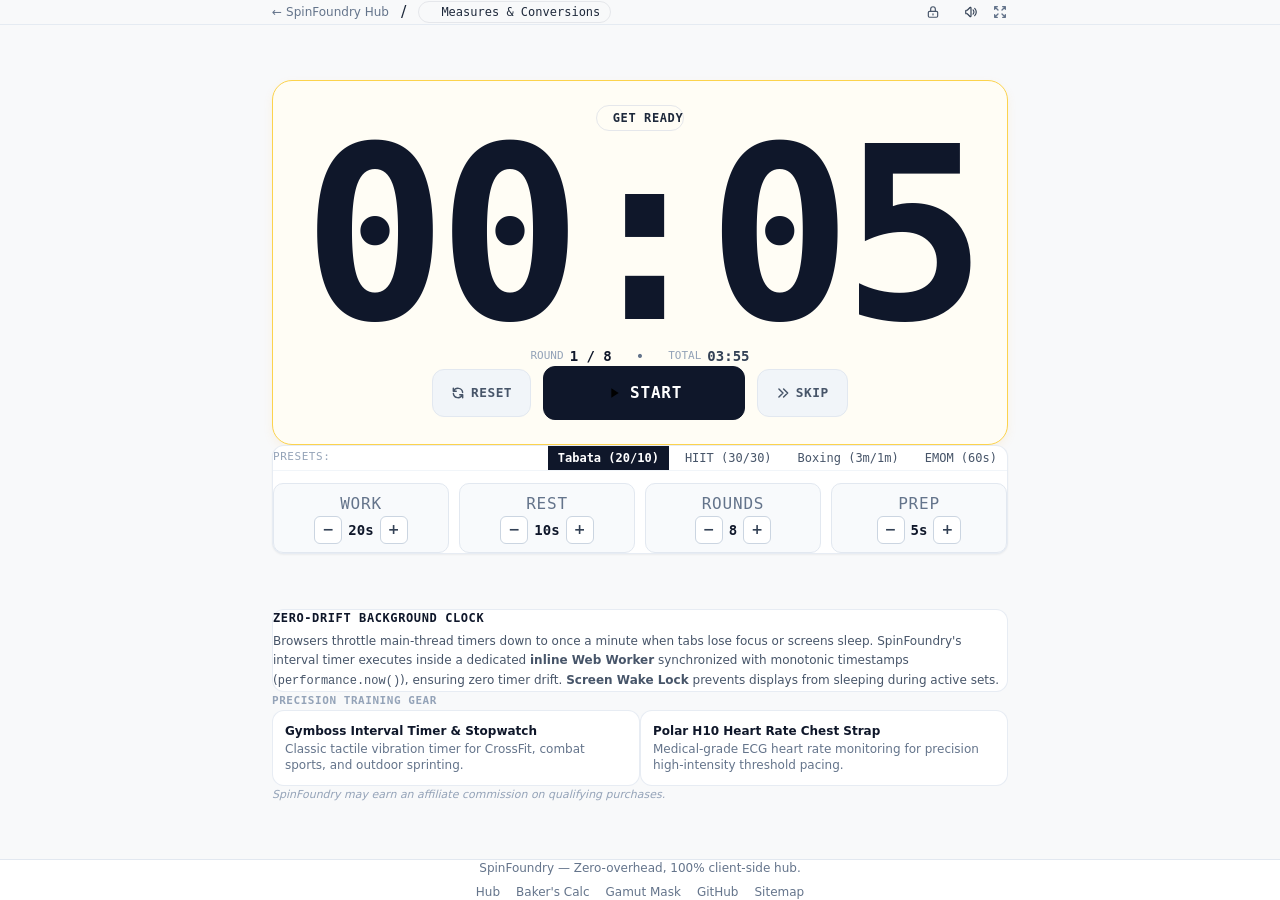
<file: interval-timer/index.html>
<!DOCTYPE html>
<html lang="en">
<head>
  <meta charset="UTF-8">
  <meta name="viewport" content="width=device-width, initial-scale=1.0">
  <title>Minimalist Interval Timer | Zero Drift Workout Clock | SpinFoundry</title>
  <meta name="description" content="Precision zero-drift interval timer for HIIT, Tabata, Boxing, and EMOM. Inline Web Worker timing prevents throttling in background tabs. Screen Wake Lock and zero external assets.">
  <meta name="keywords" content="interval timer, hiit timer, tabata timer, emom timer, boxing clock, zero drift, web worker timer, gym timer, screen wake lock">
  <link rel="canonical" href="https://spinfoundry.pages.dev/interval-timer/">

  <meta property="og:type" content="website">
  <meta property="og:url" content="https://spinfoundry.pages.dev/interval-timer/">
  <meta property="og:title" content="Minimalist Interval Timer | SpinFoundry">
  <meta property="og:description" content="Lean, zero-drift interval timer with background Web Worker precision, Screen Wake Lock, and high-visibility typography.">
  <meta name="twitter:card" content="summary">

  <link rel="stylesheet" href="/assets/styles.css">

  <script type="application/ld+json">
  {
    "@context": "https://schema.org",
    "@type": "WebApplication",
    "name": "Minimalist Interval Timer",
    "url": "https://spinfoundry.pages.dev/interval-timer/",
    "description": "Zero-drift interval timer for HIIT, Tabata, and EMOM workouts with inline Web Worker precision and Screen Wake Lock.",
    "applicationCategory": "HealthApplication",
    "operatingSystem": "All"
  }
  </script>

  <style>
    /* Giant Perceptual Typography */
    .timer-clock {
      font-size: clamp(5.5rem, 24vw, 15rem);
      line-height: 0.88;
      font-variant-numeric: tabular-nums;
      letter-spacing: -0.04em;
      font-family: ui-monospace, SFMono-Regular, Menlo, Monaco, Consolas, monospace;
      font-weight: 800;
      color: #0f172a;
    }

    /* Phase-driven hero timer card */
    .phase-card {
      background-color: #ffffff;
      border: 1px solid #e2e8f0;
      border-radius: 1.25rem;
      box-shadow: 0 1px 3px 0 rgba(0, 0, 0, 0.05);
      transition: background-color 0.25s ease, border-color 0.25s ease, box-shadow 0.25s ease;
    }
    .phase-prepare .phase-card {
      background-color: #fffdf5;
      border-color: #fcd34d;
      box-shadow: 0 4px 12px -2px rgba(245, 158, 11, 0.12);
    }
    .phase-work .phase-card {
      background-color: #f6fef9;
      border-color: #86efac;
      box-shadow: 0 4px 14px -2px rgba(16, 185, 129, 0.15);
    }
    .phase-rest .phase-card {
      background-color: #f4f9ff;
      border-color: #7dd3fc;
      box-shadow: 0 4px 12px -2px rgba(14, 165, 233, 0.12);
    }
    .phase-complete .phase-card {
      background-color: #faf5ff;
      border-color: #d8b4fe;
    }

    /* Progress bar transition */
    .progress-bar-fill {
      transition: width 0.1s linear, background-color 0.25s ease;
    }

    /* Primary button & controls */
    .controls-row {
      display: flex;
      align-items: center;
      justify-content: center;
      gap: 0.75rem;
      width: 100%;
      max-width: 26rem;
    }
    .btn-main {
      display: inline-flex;
      align-items: center;
      justify-content: center;
      gap: 0.5rem;
      background-color: #0f172a;
      color: #ffffff;
      font-family: ui-monospace, SFMono-Regular, Menlo, Monaco, Consolas, monospace;
      font-weight: 700;
      font-size: 1rem;
      letter-spacing: 0.05em;
      text-transform: uppercase;
      padding: 0.85rem 2rem;
      border-radius: 0.75rem;
      border: 1px solid #0f172a;
      cursor: pointer;
      flex: 1 1 auto;
      touch-action: manipulation;
      transition: all 0.1s ease;
      user-select: none;
    }
    .btn-main:hover {
      background-color: #1e293b;
    }
    .btn-main:active {
      transform: scale(0.97);
    }
    .btn-sub {
      display: inline-flex;
      align-items: center;
      justify-content: center;
      gap: 0.35rem;
      background-color: #f1f5f9;
      color: #475569;
      font-family: ui-monospace, SFMono-Regular, Menlo, Monaco, Consolas, monospace;
      font-weight: 600;
      font-size: 0.8rem;
      letter-spacing: 0.04em;
      text-transform: uppercase;
      padding: 0.85rem 1.15rem;
      border-radius: 0.75rem;
      border: 1px solid #e2e8f0;
      cursor: pointer;
      touch-action: manipulation;
      transition: all 0.1s ease;
      user-select: none;
    }
    .btn-sub:hover {
      background-color: #e2e8f0;
      color: #0f172a;
    }
    .btn-sub:active {
      transform: scale(0.97);
    }

    /* Steppers layout */
    .steppers-grid {
      display: grid;
      grid-template-columns: repeat(4, minmax(0, 1fr));
      gap: 0.625rem;
      width: 100%;
    }
    @media (max-width: 640px) {
      .steppers-grid {
        grid-template-columns: repeat(2, minmax(0, 1fr));
      }
    }
    .stepper-card {
      background-color: #f8fafc;
      border: 1px solid #e2e8f0;
      border-radius: 0.625rem;
      padding: 0.5rem 0.375rem;
      display: flex;
      flex-direction: column;
      align-items: center;
      justify-content: center;
    }
    .stepper-btn {
      width: 1.75rem;
      height: 1.75rem;
      display: inline-flex;
      align-items: center;
      justify-content: center;
      border-radius: 0.375rem;
      background-color: #ffffff;
      border: 1px solid #cbd5e1;
      color: #334155;
      font-weight: 700;
      font-size: 0.875rem;
      cursor: pointer;
      touch-action: manipulation;
      user-select: none;
      transition: all 0.1s ease;
    }
    .stepper-btn:hover {
      background-color: #f1f5f9;
      border-color: #94a3b8;
    }
    .stepper-btn:active {
      transform: scale(0.92);
    }

    /* Pulse for final 3 seconds */
    @keyframes urgentTick {
      0%, 100% { transform: scale(1); }
      50% { transform: scale(1.025); }
    }
    .urgent-tick {
      animation: urgentTick 0.7s ease-in-out infinite;
    }

    :fullscreen {
      background-color: #ffffff;
    }

    /* Clean utility classes */
    .flex { display: flex; }
    .flex-col { flex-direction: column; }
    .items-center { align-items: center; }
    .justify-between { justify-content: space-between; }
    .justify-center { justify-content: center; }
    .gap-1 { gap: 0.25rem; }
    .gap-2 { gap: 0.5rem; }
    .gap-3 { gap: 0.75rem; }
    .w-full { width: 100%; }
    .max-w-3xl { max-width: 48rem; }
    .mx-auto { margin-left: auto; margin-right: auto; }
    .text-center { text-align: center; }
    .font-mono { font-family: ui-monospace, SFMono-Regular, Menlo, Monaco, Consolas, monospace; }
    .font-sans { font-family: ui-sans-serif, system-ui, -apple-system, BlinkMacSystemFont, "Segoe UI", Roboto, sans-serif; }
    .hidden { display: none !important; }
    .select-none { user-select: none; -webkit-user-select: none; }
  </style>
</head>
<body id="appBody" class="phase-idle bg-[#F8F9FA] text-slate-800 font-sans min-h-screen flex flex-col justify-between antialiased">

  <!-- Top Navigation Chrome -->
  <header class="border-b border-slate-200/80 bg-white/80 backdrop-blur-sm sticky top-0 z-30 select-none">
    <div class="max-w-3xl mx-auto px-4 h-13 py-2.5 flex items-center justify-between">
      <div class="flex items-center gap-3">
        <a href="/" class="text-xs font-medium text-slate-500 hover:text-slate-900 transition-colors flex items-center gap-1">
          <span>&larr;</span> SpinFoundry Hub
        </a>
        <span class="text-slate-300">/</span>
        <span class="inline-flex items-center gap-1.5 px-2.5 py-0.5 rounded-full text-xs font-mono bg-blue-50 text-blue-700 border border-blue-200/60">
          <span class="w-1.5 h-1.5 rounded-full bg-blue-500"></span>
          Measures &amp; Conversions
        </span>
      </div>

      <!-- Quick Toggles: Wake Lock, Sound, Fullscreen -->
      <div class="flex items-center gap-1 sm:gap-2">
        <!-- Screen Wake Lock Toggle -->
        <button type="button" id="btnToggleWakeLock" class="inline-flex items-center gap-1.5 px-2.5 py-1 rounded-lg text-xs font-mono text-slate-600 hover:text-slate-900 hover:bg-slate-100 transition-colors" title="Keep screen active (prevents sleep/dimming)">
          <svg id="iconWakeLockOn" class="w-3.5 h-3.5 text-emerald-600" fill="none" stroke="currentColor" viewBox="0 0 24 24"><path stroke-linecap="round" stroke-linejoin="round" stroke-width="2" d="M12 15v2m-6 4h12a2 2 0 002-2v-6a2 2 0 00-2-2H6a2 2 0 00-2 2v6a2 2 0 002 2zm10-10V7a4 4 0 00-8 0v4h8z"/></svg>
          <svg id="iconWakeLockOff" class="w-3.5 h-3.5 text-slate-400 hidden" fill="none" stroke="currentColor" viewBox="0 0 24 24"><path stroke-linecap="round" stroke-linejoin="round" stroke-width="2" d="M8 11V7a4 4 0 118 0m-4 8v2m-6 4h12a2 2 0 002-2v-6a2 2 0 00-2-2H6a2 2 0 00-2 2v6a2 2 0 002 2z"/></svg>
          <span id="lblWakeLock" class="hidden sm:inline text-[11px] font-medium">Awake</span>
        </button>

        <!-- Sound Toggle -->
        <button type="button" id="btnToggleSound" class="inline-flex items-center gap-1.5 px-2.5 py-1 rounded-lg text-xs font-mono text-slate-600 hover:text-slate-900 hover:bg-slate-100 transition-colors" title="Toggle audio cues">
          <svg id="iconSoundOn" class="w-3.5 h-3.5 text-slate-700" fill="none" stroke="currentColor" viewBox="0 0 24 24"><path stroke-linecap="round" stroke-linejoin="round" stroke-width="2" d="M15.536 8.464a5 5 0 010 7.072m2.828-9.9a9 9 0 010 12.728M5.586 15H4a1 1 0 01-1-1v-4a1 1 0 011-1h1.586l4.707-4.707C10.923 3.663 12 4.109 12 5v14c0 .891-1.077 1.337-1.707.707L5.586 15z"/></svg>
          <svg id="iconSoundOff" class="w-3.5 h-3.5 text-slate-400 hidden" fill="none" stroke="currentColor" viewBox="0 0 24 24"><path stroke-linecap="round" stroke-linejoin="round" stroke-width="2" d="M5.586 15H4a1 1 0 01-1-1v-4a1 1 0 011-1h1.586l4.707-4.707C10.923 3.663 12 4.109 12 5v14c0 .891-1.077 1.337-1.707.707L5.586 15zM17 14l2-2m0 0l2-2m-2 2l-2-2m2 2l2 2"/></svg>
          <span id="lblSound" class="hidden sm:inline text-[11px] font-medium">Sound</span>
        </button>

        <!-- Fullscreen Toggle -->
        <button type="button" id="btnFullscreen" class="p-1.5 rounded-lg text-slate-500 hover:text-slate-900 hover:bg-slate-100 transition-colors" title="Fullscreen (F)">
          <svg class="w-4 h-4" fill="none" stroke="currentColor" viewBox="0 0 24 24"><path stroke-linecap="round" stroke-linejoin="round" stroke-width="2" d="M4 8V4m0 0h4M4 4l5 5m11-1V4m0 0h-4m4 0l-5 5M4 16v4m0 0h4m-4 0l5-5m11 5l-5-5m5 5v-4m0 4h-4"/></svg>
        </button>
      </div>
    </div>

    <!-- Thin Top Progress Bar -->
    <div class="w-full h-1 bg-slate-200 overflow-hidden">
      <div id="phaseProgressBar" class="h-full bg-slate-900 progress-bar-fill" style="width: 0%;"></div>
    </div>
  </header>

  <!-- Main Viewport Workspace -->
  <main class="max-w-3xl mx-auto px-4 py-6 sm:py-8 flex-1 w-full flex flex-col justify-center items-center">

    <!-- HERO TIMER CARD -->
    <div class="phase-card w-full p-6 sm:p-10 flex flex-col items-center justify-center select-none text-center">

      <!-- Phase Badge -->
      <div id="phaseBadge" class="inline-flex items-center gap-2 px-3.5 py-1 rounded-full text-xs font-mono font-bold uppercase tracking-wider bg-slate-100 text-slate-700 border border-slate-200 mb-2">
        <span id="phaseDot" class="w-2 h-2 rounded-full bg-slate-400"></span>
        <span id="phaseLabel">GET READY</span>
      </div>

      <!-- Giant Digital Clock (Black high-contrast numbers) -->
      <div id="clockDisplay" class="timer-clock my-2">
        00:05
      </div>

      <!-- Round & Total Time Row -->
      <div class="flex items-center justify-center gap-6 font-mono text-xs sm:text-sm text-slate-500 mt-1">
        <div class="flex items-center gap-1.5">
          <span class="uppercase text-[11px] text-slate-400">Round</span>
          <span id="setCounter" class="font-bold text-slate-900 text-sm sm:text-base">1 / 8</span>
        </div>
        <span class="text-slate-300">•</span>
        <div class="flex items-center gap-1.5">
          <span class="uppercase text-[11px] text-slate-400">Total</span>
          <span id="totalTimeDisplay" class="font-bold text-slate-700">03:55</span>
        </div>
      </div>

      <!-- PRIMARY BUTTONS ROW -->
      <div class="controls-row mt-7">
        <!-- Reset Button -->
        <button type="button" id="btnReset" class="btn-sub" title="Reset (R)">
          <svg class="w-3.5 h-3.5" fill="none" stroke="currentColor" viewBox="0 0 24 24"><path stroke-linecap="round" stroke-linejoin="round" stroke-width="2.5" d="M4 4v5h.582m15.356 2A8.001 8.001 0 004.582 9m0 0H9m11 11v-5h-.581m0 0a8.003 8.003 0 01-15.357-2m15.357 2H15"/></svg>
          <span>Reset</span>
        </button>

        <!-- Main Start / Pause Giant Button -->
        <button type="button" id="btnMainAction" class="btn-main">
          <svg id="iconPlay" class="w-4 h-4 fill-current" viewBox="0 0 24 24"><path d="M8 5v14l11-7z"/></svg>
          <svg id="iconPause" class="w-4 h-4 fill-current hidden" viewBox="0 0 24 24"><path d="M6 19h4V5H6v14zm8-14v14h4V5h-4z"/></svg>
          <span id="lblMainAction">Start</span>
        </button>

        <!-- Skip Button -->
        <button type="button" id="btnSkip" class="btn-sub" title="Skip Interval (S)">
          <svg class="w-3.5 h-3.5" fill="none" stroke="currentColor" viewBox="0 0 24 24"><path stroke-linecap="round" stroke-linejoin="round" stroke-width="2.5" d="M13 5l7 7-7 7M5 5l7 7-7 7"/></svg>
          <span>Skip</span>
        </button>
      </div>

    </div>

    <!-- LEAN INLINE INTERVAL CONFIG (Directly accessible, no modal popups) -->
    <div id="inlineConfigPanel" class="w-full mt-4 bg-white border border-slate-200/80 rounded-xl p-4 sm:p-5 shadow-sm">
      
      <!-- Quick Presets Row -->
      <div class="flex items-center justify-between pb-3 mb-3 border-b border-slate-100 flex-wrap gap-2 select-none">
        <span class="text-[11px] font-mono font-medium uppercase tracking-wider text-slate-400">Presets:</span>
        <div class="flex items-center gap-1.5 flex-wrap">
          <button type="button" data-preset="tabata" class="btn-preset px-2.5 py-1 rounded-md text-xs font-mono font-semibold bg-slate-900 text-white cursor-pointer">
            Tabata (20/10)
          </button>
          <button type="button" data-preset="hiit30" class="btn-preset px-2.5 py-1 rounded-md text-xs font-mono font-medium text-slate-600 bg-slate-100 hover:bg-slate-200 cursor-pointer transition-colors">
            HIIT (30/30)
          </button>
          <button type="button" data-preset="boxing" class="btn-preset px-2.5 py-1 rounded-md text-xs font-mono font-medium text-slate-600 bg-slate-100 hover:bg-slate-200 cursor-pointer transition-colors">
            Boxing (3m/1m)
          </button>
          <button type="button" data-preset="emom" class="btn-preset px-2.5 py-1 rounded-md text-xs font-mono font-medium text-slate-600 bg-slate-100 hover:bg-slate-200 cursor-pointer transition-colors">
            EMOM (60s)
          </button>
        </div>
      </div>

      <!-- 4 Compact Stepper Columns -->
      <div class="steppers-grid select-none">
        
        <!-- Work -->
        <div class="stepper-card">
          <span class="block text-[10px] font-mono font-medium uppercase tracking-wider text-slate-500 mb-1">Work</span>
          <div class="flex items-center justify-center gap-1.5">
            <button type="button" class="stepper-btn" data-field="work" data-delta="-5">&minus;</button>
            <span id="valWork" class="font-mono font-bold text-slate-900 w-10 text-center text-sm sm:text-base">20s</span>
            <button type="button" class="stepper-btn" data-field="work" data-delta="5">&plus;</button>
          </div>
        </div>

        <!-- Rest -->
        <div class="stepper-card">
          <span class="block text-[10px] font-mono font-medium uppercase tracking-wider text-slate-500 mb-1">Rest</span>
          <div class="flex items-center justify-center gap-1.5">
            <button type="button" class="stepper-btn" data-field="rest" data-delta="-5">&minus;</button>
            <span id="valRest" class="font-mono font-bold text-slate-900 w-10 text-center text-sm sm:text-base">10s</span>
            <button type="button" class="stepper-btn" data-field="rest" data-delta="5">&plus;</button>
          </div>
        </div>

        <!-- Rounds -->
        <div class="stepper-card">
          <span class="block text-[10px] font-mono font-medium uppercase tracking-wider text-slate-500 mb-1">Rounds</span>
          <div class="flex items-center justify-center gap-1.5">
            <button type="button" class="stepper-btn" data-field="sets" data-delta="-1">&minus;</button>
            <span id="valSets" class="font-mono font-bold text-slate-900 w-10 text-center text-sm sm:text-base">8</span>
            <button type="button" class="stepper-btn" data-field="sets" data-delta="1">&plus;</button>
          </div>
        </div>

        <!-- Prep -->
        <div class="stepper-card">
          <span class="block text-[10px] font-mono font-medium uppercase tracking-wider text-slate-500 mb-1">Prep</span>
          <div class="flex items-center justify-center gap-1.5">
            <button type="button" class="stepper-btn" data-field="prepare" data-delta="-1">&minus;</button>
            <span id="valPrepare" class="font-mono font-bold text-slate-900 w-10 text-center text-sm sm:text-base">5s</span>
            <button type="button" class="stepper-btn" data-field="prepare" data-delta="1">&plus;</button>
          </div>
        </div>

      </div>

    </div>

  </main>

  <!-- Educational & Gear Module -->
  <article class="max-w-3xl mx-auto px-4 mt-6 pb-8 text-slate-600 space-y-4 text-xs leading-relaxed">
    <div class="p-4 bg-white border border-slate-200/80 rounded-xl space-y-1.5">
      <h2 class="text-xs font-bold font-mono uppercase tracking-wider text-slate-900">Zero-Drift Background Clock</h2>
      <p>
        Browsers throttle main-thread timers down to once a minute when tabs lose focus or screens sleep. SpinFoundry's interval timer executes inside a dedicated <strong>inline Web Worker</strong> synchronized with monotonic timestamps (<code>performance.now()</code>), ensuring zero timer drift. <strong>Screen Wake Lock</strong> prevents displays from sleeping during active sets.
      </p>
    </div>

    <!-- Contextual Affiliate Gear -->
    <div class="space-y-2.5">
      <h3 class="text-[11px] font-bold uppercase tracking-wider font-mono text-slate-400">Precision Training Gear</h3>
      <div class="grid grid-cols-1 sm:grid-cols-2 gap-2.5 text-xs">
        <a href="https://www.amazon.com/dp/B0047242G8?tag=spinfoundry-20" target="_blank" rel="noopener noreferrer sponsored"
          class="p-3 bg-white border border-slate-200/80 rounded-xl hover:border-slate-300 hover:shadow-sm transition-all block group">
          <span class="font-semibold text-slate-900 group-hover:text-blue-600 transition-colors">Gymboss Interval Timer &amp; Stopwatch</span>
          <p class="text-slate-500 mt-0.5">Classic tactile vibration timer for CrossFit, combat sports, and outdoor sprinting.</p>
        </a>
        <a href="https://www.amazon.com/dp/B07PM54P4N?tag=spinfoundry-20" target="_blank" rel="noopener noreferrer sponsored"
          class="p-3 bg-white border border-slate-200/80 rounded-xl hover:border-slate-300 hover:shadow-sm transition-all block group">
          <span class="font-semibold text-slate-900 group-hover:text-blue-600 transition-colors">Polar H10 Heart Rate Chest Strap</span>
          <p class="text-slate-500 mt-0.5">Medical-grade ECG heart rate monitoring for precision high-intensity threshold pacing.</p>
        </a>
      </div>
      <p class="text-[11px] text-slate-400 italic">SpinFoundry may earn an affiliate commission on qualifying purchases.</p>
    </div>
  </article>

  <!-- SpinFoundry Footer -->
  <footer class="border-t border-slate-200 py-5 bg-white text-center text-xs text-slate-500 select-none">
    <div class="max-w-3xl mx-auto px-4 flex flex-col sm:flex-row items-center justify-between gap-2">
      <span>SpinFoundry — Zero-overhead, 100% client-side hub.</span>
      <div class="flex items-center gap-4">
        <a href="/" class="hover:text-slate-900 transition-colors">Hub</a>
        <a href="/dough-hydration-calculator/" class="hover:text-slate-900 transition-colors">Baker's Calc</a>
        <a href="/gamut-masking-tool/" class="hover:text-slate-900 transition-colors">Gamut Mask</a>
        <a href="https://github.com/SpinFoundry/SpinFoundry" target="_blank" rel="noopener noreferrer" class="hover:text-slate-900 transition-colors">GitHub</a>
        <a href="/sitemap.xml" class="hover:text-slate-900 transition-colors">Sitemap</a>
      </div>
    </div>
  </footer>

  <!-- SCRIPT: ZERO-DRIFT PRECISION ENGINE -->
  <script>
  (function() {
    'use strict';

    /* ═════════════════════════════════════════════
       1. INLINE WEB WORKER (DRIFT-FREE CLOCK TICKER)
       ═════════════════════════════════════════════ */
    const workerScript = `
      let timer = null;
      self.onmessage = function(e) {
        if (e.data === 'start') {
          if (!timer) {
            timer = setInterval(() => self.postMessage('tick'), 100);
          }
        } else if (e.data === 'stop') {
          if (timer) {
            clearInterval(timer);
            timer = null;
          }
        }
      };
    `;

    let worker = null;
    try {
      const blob = new Blob([workerScript], { type: 'application/javascript' });
      worker = new Worker(URL.createObjectURL(blob));
    } catch (e) {
      console.warn('Web Worker creation failed, falling back to window interval:', e);
    }

    /* ═════════════════════════════════════════════
       2. PROCEDURAL WEB AUDIO SYNTHESIZER
       ═════════════════════════════════════════════ */
    let audioCtx = null;
    let isMuted = false;

    function initAudio() {
      if (!audioCtx) {
        const AudioContextClass = window.AudioContext || window.webkitAudioContext;
        if (AudioContextClass) {
          audioCtx = new AudioContextClass();
        }
      }
      if (audioCtx && audioCtx.state === 'suspended') {
        audioCtx.resume();
      }
    }

    function playTone(freq, type, durationMs, gainLevel) {
      if (isMuted) return;
      if (gainLevel === undefined) gainLevel = 0.15;
      initAudio();
      if (!audioCtx) return;

      try {
        const osc = audioCtx.createOscillator();
        const gain = audioCtx.createGain();

        osc.type = type;
        osc.frequency.setValueAtTime(freq, audioCtx.currentTime);

        gain.gain.setValueAtTime(gainLevel, audioCtx.currentTime);
        gain.gain.exponentialRampToValueAtTime(0.001, audioCtx.currentTime + durationMs / 1000);

        osc.connect(gain);
        gain.connect(audioCtx.destination);

        osc.start();
        osc.stop(audioCtx.currentTime + durationMs / 1000);
      } catch (err) {
        console.warn('Audio tone error:', err);
      }
    }

    function playBeepShort() {
      playTone(880, 'sine', 90, 0.2); // 3-2-1 beep
    }

    function playBellWork() {
      playTone(880, 'sine', 350, 0.3);
      setTimeout(() => playTone(1320, 'triangle', 450, 0.2), 60);
    }

    function playBellRest() {
      playTone(440, 'sine', 300, 0.25);
      setTimeout(() => playTone(330, 'triangle', 400, 0.2), 80);
    }

    function playFanfareComplete() {
      const notes = [523.25, 659.25, 783.99, 1046.50];
      notes.forEach((freq, idx) => {
        setTimeout(() => playTone(freq, 'triangle', 350, 0.25), idx * 120);
      });
    }

    /* ═════════════════════════════════════════════
       3. SCREEN WAKE LOCK API
       ═════════════════════════════════════════════ */
    let wakeLockSentinel = null;
    let wakeLockEnabled = true;

    async function requestWakeLock() {
      if (!wakeLockEnabled || !('wakeLock' in navigator)) return;
      try {
        wakeLockSentinel = await navigator.wakeLock.request('screen');
        wakeLockSentinel.addEventListener('release', () => {
          updateWakeLockUI(false);
        });
        updateWakeLockUI(true);
      } catch (err) {
        updateWakeLockUI(false);
      }
    }

    function releaseWakeLock() {
      if (wakeLockSentinel) {
        wakeLockSentinel.release().catch(() => {});
        wakeLockSentinel = null;
      }
      updateWakeLockUI(false);
    }

    function updateWakeLockUI(active) {
      if (DOM.iconWakeLockOn) DOM.iconWakeLockOn.classList.toggle('hidden', !active);
      if (DOM.iconWakeLockOff) DOM.iconWakeLockOff.classList.toggle('hidden', active);
      if (DOM.lblWakeLock) {
        DOM.lblWakeLock.textContent = active ? 'Awake' : 'Sleep';
        DOM.lblWakeLock.className = active ? 'hidden sm:inline text-[11px] text-emerald-600 font-semibold' : 'hidden sm:inline text-[11px] text-slate-400';
      }
    }

    document.addEventListener('visibilitychange', () => {
      if (document.visibilityState === 'visible' && state.status === 'running') {
        requestWakeLock();
      }
    });

    /* ═════════════════════════════════════════════
       4. TIMER STATE & PRESETS
       ═════════════════════════════════════════════ */
    const PRESETS = {
      tabata: { prepare: 5, work: 20, rest: 10, sets: 8 },
      hiit30: { prepare: 5, work: 30, rest: 30, sets: 10 },
      boxing: { prepare: 5, work: 180, rest: 60, sets: 5 },
      emom:   { prepare: 5, work: 60, rest: 0, sets: 10 }
    };

    const state = {
      config: { prepare: 5, work: 20, rest: 10, sets: 8 },
      status: 'idle',
      phase: 'prepare',
      currentSet: 1,
      phaseTimeRemainingMs: 5000,
      phaseDurationMs: 5000,
      lastTickTimestamp: 0,
      lastBeepSecond: null
    };

    /* ═════════════════════════════════════════════
       5. DOM ELEMENTS CACHE
       ═════════════════════════════════════════════ */
    const DOM = {
      appBody: document.getElementById('appBody'),
      clockDisplay: document.getElementById('clockDisplay'),
      phaseBadge: document.getElementById('phaseBadge'),
      phaseDot: document.getElementById('phaseDot'),
      phaseLabel: document.getElementById('phaseLabel'),
      setCounter: document.getElementById('setCounter'),
      totalTimeDisplay: document.getElementById('totalTimeDisplay'),
      phaseProgressBar: document.getElementById('phaseProgressBar'),
      btnMainAction: document.getElementById('btnMainAction'),
      lblMainAction: document.getElementById('lblMainAction'),
      iconPlay: document.getElementById('iconPlay'),
      iconPause: document.getElementById('iconPause'),
      btnReset: document.getElementById('btnReset'),
      btnSkip: document.getElementById('btnSkip'),
      btnToggleWakeLock: document.getElementById('btnToggleWakeLock'),
      iconWakeLockOn: document.getElementById('iconWakeLockOn'),
      iconWakeLockOff: document.getElementById('iconWakeLockOff'),
      lblWakeLock: document.getElementById('lblWakeLock'),
      btnToggleSound: document.getElementById('btnToggleSound'),
      iconSoundOn: document.getElementById('iconSoundOn'),
      iconSoundOff: document.getElementById('iconSoundOff'),
      lblSound: document.getElementById('lblSound'),
      btnFullscreen: document.getElementById('btnFullscreen'),
      valWork: document.getElementById('valWork'),
      valRest: document.getElementById('valRest'),
      valSets: document.getElementById('valSets'),
      valPrepare: document.getElementById('valPrepare')
    };

    /* ═════════════════════════════════════════════
       6. STORAGE PERSISTENCE
       ═════════════════════════════════════════════ */
    const STORAGE_KEY = 'spinfoundry_interval_timer_lean_v1';

    function saveConfigToStorage() {
      try {
        localStorage.setItem(STORAGE_KEY, JSON.stringify({
          config: state.config,
          isMuted,
          wakeLockEnabled
        }));
      } catch (e) {}
    }

    function loadConfigFromStorage() {
      try {
        const raw = localStorage.getItem(STORAGE_KEY);
        if (raw) {
          const parsed = JSON.parse(raw);
          if (parsed.config) state.config = Object.assign({}, state.config, parsed.config);
          if (parsed.isMuted !== undefined) isMuted = parsed.isMuted;
          if (parsed.wakeLockEnabled !== undefined) wakeLockEnabled = parsed.wakeLockEnabled;
        }
      } catch (e) {}
    }

    /* ═════════════════════════════════════════════
       7. FORMATTING & CALCULATIONS
       ═════════════════════════════════════════════ */
    function formatTime(seconds) {
      const s = Math.max(0, Math.ceil(seconds));
      const mins = Math.floor(s / 60);
      const secs = s % 60;
      return `${String(mins).padStart(2, '0')}:${String(secs).padStart(2, '0')}`;
    }

    function calculateTotalWorkoutSeconds() {
      const { prepare, work, rest, sets } = state.config;
      return prepare + (work * sets) + (Math.max(0, sets - 1) * rest);
    }

    function updateConfigInputsUI() {
      if (DOM.valWork) DOM.valWork.textContent = `${state.config.work}s`;
      if (DOM.valRest) DOM.valRest.textContent = `${state.config.rest}s`;
      if (DOM.valSets) DOM.valSets.textContent = state.config.sets;
      if (DOM.valPrepare) DOM.valPrepare.textContent = `${state.config.prepare}s`;
      if (DOM.totalTimeDisplay) DOM.totalTimeDisplay.textContent = formatTime(calculateTotalWorkoutSeconds());
    }

    /* ═════════════════════════════════════════════
       8. ENGINE & PHASE TRANSITIONS
       ═════════════════════════════════════════════ */
    function setPhase(newPhase) {
      state.phase = newPhase;
      state.lastBeepSecond = null;

      let durationSec = 0;
      if (newPhase === 'prepare') {
        durationSec = state.config.prepare;
      } else if (newPhase === 'work') {
        durationSec = state.config.work;
      } else if (newPhase === 'rest') {
        durationSec = state.config.rest;
      } else if (newPhase === 'complete') {
        durationSec = 0;
      }

      state.phaseDurationMs = Math.max(1, durationSec * 1000);
      state.phaseTimeRemainingMs = durationSec * 1000;

      updateThemeAndBadges();
    }

    function updateThemeAndBadges() {
      DOM.appBody.className = `phase-${state.phase} bg-[#F8F9FA] text-slate-800 font-sans min-h-screen flex flex-col justify-between antialiased`;

      if (state.phase === 'prepare') {
        DOM.phaseLabel.textContent = 'GET READY';
        DOM.phaseBadge.className = 'inline-flex items-center gap-2 px-3.5 py-1 rounded-full text-xs font-mono font-bold uppercase tracking-wider bg-amber-100 text-amber-900 border border-amber-300 mb-2';
        DOM.phaseDot.className = 'w-2 h-2 rounded-full bg-amber-500 animate-pulse';
        DOM.phaseProgressBar.className = 'h-full bg-amber-500 progress-bar-fill';
      } else if (state.phase === 'work') {
        DOM.phaseLabel.textContent = 'WORK';
        DOM.phaseBadge.className = 'inline-flex items-center gap-2 px-3.5 py-1 rounded-full text-xs font-mono font-bold uppercase tracking-wider bg-emerald-100 text-emerald-900 border border-emerald-300 mb-2';
        DOM.phaseDot.className = 'w-2 h-2 rounded-full bg-emerald-600 animate-pulse';
        DOM.phaseProgressBar.className = 'h-full bg-emerald-500 progress-bar-fill';
      } else if (state.phase === 'rest') {
        DOM.phaseLabel.textContent = 'REST';
        DOM.phaseBadge.className = 'inline-flex items-center gap-2 px-3.5 py-1 rounded-full text-xs font-mono font-bold uppercase tracking-wider bg-sky-100 text-sky-900 border border-sky-300 mb-2';
        DOM.phaseDot.className = 'w-2 h-2 rounded-full bg-sky-500';
        DOM.phaseProgressBar.className = 'h-full bg-sky-500 progress-bar-fill';
      } else if (state.phase === 'complete') {
        DOM.phaseLabel.textContent = 'WORKOUT COMPLETE';
        DOM.phaseBadge.className = 'inline-flex items-center gap-2 px-3.5 py-1 rounded-full text-xs font-mono font-bold uppercase tracking-wider bg-slate-900 text-white border border-slate-900 mb-2';
        DOM.phaseDot.className = 'w-2 h-2 rounded-full bg-emerald-400';
        DOM.phaseProgressBar.className = 'h-full bg-emerald-500 progress-bar-fill';
      }
    }

    function renderClock() {
      const remainingSeconds = Math.max(0, state.phaseTimeRemainingMs / 1000);
      DOM.clockDisplay.textContent = formatTime(remainingSeconds);

      // Progress bar percentage
      const elapsedRatio = state.phaseDurationMs > 0
        ? 1 - (state.phaseTimeRemainingMs / state.phaseDurationMs)
        : 1;
      const pct = Math.min(100, Math.max(0, elapsedRatio * 100));
      DOM.phaseProgressBar.style.width = `${pct}%`;

      // Set Counter
      DOM.setCounter.textContent = `${state.currentSet} / ${state.config.sets}`;

      // Pulse and audio countdown for last 3 seconds
      const secInt = Math.ceil(remainingSeconds);
      if (state.status === 'running' && secInt <= 3 && secInt >= 1 && secInt !== state.lastBeepSecond) {
        state.lastBeepSecond = secInt;
        playBeepShort();
        DOM.clockDisplay.classList.add('urgent-tick');
      } else if (secInt > 3 || state.status !== 'running') {
        DOM.clockDisplay.classList.remove('urgent-tick');
      }
    }

    function onTick() {
      if (state.status !== 'running') return;

      const now = performance.now();
      const delta = now - state.lastTickTimestamp;
      state.lastTickTimestamp = now;

      state.phaseTimeRemainingMs -= delta;

      if (state.phaseTimeRemainingMs <= 0) {
        handlePhaseComplete();
      } else {
        renderClock();
      }
    }

    function handlePhaseComplete() {
      if (state.phase === 'prepare') {
        setPhase('work');
        playBellWork();
      } else if (state.phase === 'work') {
        if (state.currentSet >= state.config.sets) {
          setPhase('complete');
          state.status = 'complete';
          stopTicker();
          releaseWakeLock();
          updateActionButtons();
          playFanfareComplete();
        } else {
          if (state.config.rest > 0) {
            setPhase('rest');
            playBellRest();
          } else {
            state.currentSet++;
            setPhase('work');
            playBellWork();
          }
        }
      } else if (state.phase === 'rest') {
        state.currentSet++;
        setPhase('work');
        playBellWork();
      }

      renderClock();
    }

    let fallbackInterval = null;
    function startTicker() {
      state.lastTickTimestamp = performance.now();
      if (worker) {
        worker.postMessage('start');
      } else {
        if (fallbackInterval) clearInterval(fallbackInterval);
        fallbackInterval = setInterval(onTick, 100);
      }
    }

    function stopTicker() {
      if (worker) {
        worker.postMessage('stop');
      }
      if (fallbackInterval) {
        clearInterval(fallbackInterval);
        fallbackInterval = null;
      }
    }

    if (worker) {
      worker.onmessage = function(e) {
        if (e.data === 'tick') {
          onTick();
        }
      };
    }

    /* ═════════════════════════════════════════════
       9. CONTROLS (START / PAUSE / RESET / SKIP)
       ═════════════════════════════════════════════ */
    function toggleTimer() {
      initAudio();
      if (state.status === 'running') {
        pauseTimer();
      } else {
        startTimer();
      }
    }

    function startTimer() {
      if (state.status === 'complete') {
        resetTimer();
      }
      state.status = 'running';
      updateActionButtons();
      startTicker();
      requestWakeLock();
    }

    function pauseTimer() {
      state.status = 'paused';
      stopTicker();
      updateActionButtons();
    }

    function resetTimer() {
      stopTicker();
      state.status = 'idle';
      state.currentSet = 1;

      if (state.config.prepare > 0) {
        setPhase('prepare');
      } else {
        setPhase('work');
      }

      renderClock();
      updateActionButtons();
      updateConfigInputsUI();
    }

    function skipInterval() {
      initAudio();
      state.phaseTimeRemainingMs = 0;
      handlePhaseComplete();
    }

    function updateActionButtons() {
      const isRunning = state.status === 'running';
      DOM.iconPlay.classList.toggle('hidden', isRunning);
      DOM.iconPause.classList.toggle('hidden', !isRunning);
      DOM.lblMainAction.textContent = isRunning ? 'Pause' : (state.status === 'paused' ? 'Resume' : 'Start');
    }

    /* ═════════════════════════════════════════════
       10. PRESETS & STEPPER EVENTS
       ═════════════════════════════════════════════ */
    function applyPreset(key) {
      if (!PRESETS[key]) return;
      state.config = Object.assign({}, PRESETS[key]);
      saveConfigToStorage();

      document.querySelectorAll('.btn-preset').forEach(b => {
        const isActive = b.dataset.preset === key;
        b.className = isActive
          ? 'btn-preset px-2.5 py-1 rounded-md text-xs font-mono font-semibold bg-slate-900 text-white cursor-pointer'
          : 'btn-preset px-2.5 py-1 rounded-md text-xs font-mono font-medium text-slate-600 bg-slate-100 hover:bg-slate-200 cursor-pointer transition-colors';
      });

      resetTimer();
    }

    function setupEvents() {
      DOM.btnMainAction.addEventListener('click', toggleTimer);
      DOM.btnReset.addEventListener('click', resetTimer);
      DOM.btnSkip.addEventListener('click', skipInterval);

      // Presets
      document.querySelectorAll('.btn-preset').forEach(btn => {
        btn.addEventListener('click', () => applyPreset(btn.dataset.preset));
      });

      // Stepper buttons
      document.querySelectorAll('.stepper-btn').forEach(btn => {
        btn.addEventListener('click', () => {
          const field = btn.dataset.field;
          const delta = parseInt(btn.dataset.delta, 10);
          if (!field || isNaN(delta)) return;

          let val = (state.config[field] || 0) + delta;
          if (field === 'work') val = Math.max(5, Math.min(3600, val));
          if (field === 'rest') val = Math.max(0, Math.min(3600, val));
          if (field === 'prepare') val = Math.max(0, Math.min(60, val));
          if (field === 'sets') val = Math.max(1, Math.min(99, val));

          state.config[field] = val;

          // Clear active state from preset pills
          document.querySelectorAll('.btn-preset').forEach(b => {
            b.className = 'btn-preset px-2.5 py-1 rounded-md text-xs font-mono font-medium text-slate-600 bg-slate-100 hover:bg-slate-200 cursor-pointer transition-colors';
          });

          saveConfigToStorage();
          resetTimer();
        });
      });

      // Wake Lock Toggle Button
      DOM.btnToggleWakeLock.addEventListener('click', () => {
        wakeLockEnabled = !wakeLockEnabled;
        if (wakeLockEnabled && state.status === 'running') {
          requestWakeLock();
        } else {
          releaseWakeLock();
        }
        saveConfigToStorage();
      });

      // Sound Toggle Button
      DOM.btnToggleSound.addEventListener('click', () => {
        isMuted = !isMuted;
        DOM.iconSoundOn.classList.toggle('hidden', isMuted);
        DOM.iconSoundOff.classList.toggle('hidden', !isMuted);
        DOM.lblSound.textContent = isMuted ? 'Muted' : 'Sound';
        if (!isMuted) playTone(880, 'sine', 80, 0.15);
        saveConfigToStorage();
      });

      // Fullscreen Toggle
      DOM.btnFullscreen.addEventListener('click', () => {
        if (!document.fullscreenElement) {
          document.documentElement.requestFullscreen().catch(() => {});
        } else {
          document.exitFullscreen().catch(() => {});
        }
      });

      // Global Keyboard Shortcuts
      window.addEventListener('keydown', (e) => {
        if (e.code === 'Space') {
          e.preventDefault();
          toggleTimer();
        } else if (e.code === 'KeyR') {
          resetTimer();
        } else if (e.code === 'KeyS') {
          skipInterval();
        } else if (e.code === 'KeyF') {
          DOM.btnFullscreen.click();
        } else if (e.code === 'KeyM') {
          DOM.btnToggleSound.click();
        }
      });
    }

    /* ═════════════════════════════════════════════
       11. INITIALIZATION
       ═════════════════════════════════════════════ */
    function init() {
      loadConfigFromStorage();
      setupEvents();

      DOM.iconSoundOn.classList.toggle('hidden', isMuted);
      DOM.iconSoundOff.classList.toggle('hidden', !isMuted);
      DOM.lblSound.textContent = isMuted ? 'Muted' : 'Sound';

      resetTimer();
    }

    init();

  })();
  </script>
</body>
</html>
</file>
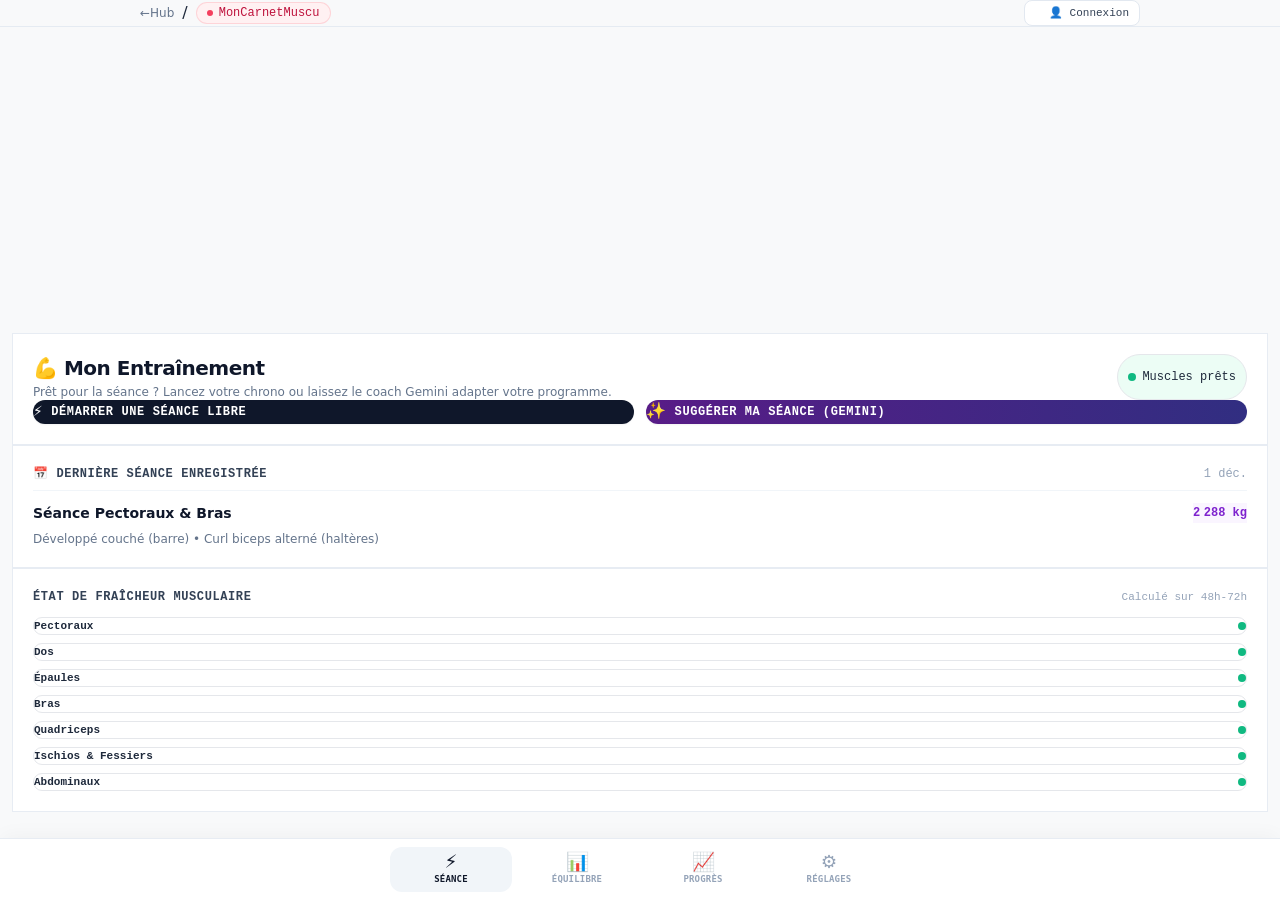
<file: mon-carnet-muscu/index.html>
<!DOCTYPE html>
<html lang="fr" class="h-full bg-slate-50">
<head>
  <meta charset="UTF-8">
  <meta name="viewport" content="width=device-width, initial-scale=1.0, maximum-scale=1.0, user-scalable=no">
  <title>MonCarnetMuscu — Suivi d'Entraînement & Coach IA</title>
  <meta name="description" content="Carnet de musculation radicalement ergonomique pour la salle. Saisie fluide des séries avec charges précédentes en filigrane, chrono de repos automatique, analyse d'équilibre et Coach IA Gemini.">
  <link rel="canonical" href="https://spinfoundry.pages.dev/mon-carnet-muscu/">
  
  <!-- OpenGraph / Social -->
  <meta property="og:type" content="website">
  <meta property="og:title" content="MonCarnetMuscu — Suivi d'Entraînement & Coach IA">
  <meta property="og:description" content="Carnet de musculation radicalement ergonomique : pré-remplissage des charges, chrono de repos, analyse d'équilibre et coach IA Gemini.">
  <meta property="og:url" content="https://spinfoundry.pages.dev/mon-carnet-muscu/">
  <meta name="twitter:card" content="summary">

  <!-- Production Precompiled Tailwind Stylesheet -->
  <link rel="stylesheet" href="/assets/styles.css">

  <!-- JSON-LD WebApplication Schema -->
  <script type="application/ld+json">
  {
    "@context": "https://schema.org",
    "@type": "WebApplication",
    "name": "MonCarnetMuscu",
    "url": "https://spinfoundry.pages.dev/mon-carnet-muscu/",
    "applicationCategory": "HealthApplication",
    "operatingSystem": "All",
    "browserRequirements": "Requires JavaScript. Requires HTML5.",
    "description": "Carnet de musculation ergonomique pour la salle de sport avec saisie rapide des séries, analyse d'équilibre musculaire et suggestions IA Gemini."
  }
  </script>

  <style>
    /* Global & Safe Area Ergonomics */
    html, body {
      max-width: 100vw !important;
      overflow-x: hidden !important;
    }
    .pb-safe-nav {
      padding-bottom: 5.5rem !important;
    }
    .no-scrollbar::-webkit-scrollbar { display: none; }
    .no-scrollbar { -ms-overflow-style: none; scrollbar-width: none; }

    /* Button Tap Micro-Interactions */
    .btn-tap {
      touch-action: manipulation;
      transition: transform 0.08s ease, background-color 0.12s ease, border-color 0.12s ease;
      user-select: none;
    }
    .btn-tap:active {
      transform: scale(0.97);
    }

    /* Bottom Navigation Bar */
    .nav-bottom-bar {
      position: fixed !important;
      bottom: 0 !important;
      left: 0 !important;
      right: 0 !important;
      height: 3.85rem !important;
      background-color: rgba(255, 255, 255, 0.94) !important;
      backdrop-filter: blur(12px) !important;
      -webkit-backdrop-filter: blur(12px) !important;
      border-top: 1px solid rgba(226, 232, 240, 0.8) !important;
      box-shadow: 0 -4px 20px -2px rgba(0, 0, 0, 0.04) !important;
      z-index: 40 !important;
      display: flex !important;
      align-items: center !important;
      justify-content: center !important;
    }
    .nav-bottom-content {
      display: grid !important;
      grid-template-columns: repeat(4, minmax(0, 1fr)) !important;
      align-items: center !important;
      width: 100% !important;
      max-width: 32rem !important;
      height: 100% !important;
      padding: 0 0.35rem !important;
      gap: 0.2rem !important;
    }
    .btn-nav {
      display: flex !important;
      flex-direction: column !important;
      align-items: center !important;
      justify-content: center !important;
      background: transparent !important;
      border: none !important;
      cursor: pointer !important;
      width: 100% !important;
      min-width: 0 !important;
      padding: 0.35rem 0.15rem !important;
      border-radius: 0.75rem !important;
      gap: 0.15rem !important;
      color: #94a3b8 !important;
      transition: all 0.15s ease !important;
    }
    .btn-nav.active {
      color: #0f172a !important;
      background-color: #f1f5f9 !important;
    }
    .btn-nav-icon {
      font-size: 1.15rem !important;
      line-height: 1 !important;
    }
    .btn-nav-label {
      font-family: ui-monospace, SFMono-Regular, Menlo, Monaco, Consolas, monospace !important;
      font-size: 9px !important;
      font-weight: 700 !important;
      text-transform: uppercase !important;
      letter-spacing: 0.02em !important;
      white-space: nowrap !important;
      overflow: hidden !important;
      text-overflow: ellipsis !important;
      max-width: 100% !important;
    }

    /* Muscle Group Tags */
    .muscle-badge {
      display: inline-flex;
      align-items: center;
      gap: 0.25rem;
      padding: 0.15rem 0.45rem;
      border-radius: 0.375rem;
      font-size: 10px;
      font-family: ui-monospace, monospace;
      font-weight: 700;
      text-transform: uppercase;
      letter-spacing: 0.03em;
    }
    .muscle-chest { background-color: #ffe4e6; color: #9f1239; border: 1px solid #fecdd3; }
    .muscle-back { background-color: #e0f2fe; color: #0369a1; border: 1px solid #bae6fd; }
    .muscle-shoulders { background-color: #fef3c7; color: #b45309; border: 1px solid #fde68a; }
    .muscle-arms { background-color: #f3e8ff; color: #6b21a8; border: 1px solid #e9d5ff; }
    .muscle-quads { background-color: #dcfce7; color: #15803d; border: 1px solid #bbf7d0; }
    .muscle-hamstrings { background-color: #ccfbf1; color: #0f766e; border: 1px solid #99f6e4; }
    .muscle-abs { background-color: #e0e7ff; color: #3730a3; border: 1px solid #c7d2fe; }

    /* Set Table Row States */
    .set-row-completed {
      background-color: #f0fdf4 !important;
      border-color: #bbf7d0 !important;
    }

    /* Utility Color Helpers for Zero-Runtime Static Engine */
    .bg-emerald-600 { background-color: #059669 !important; color: #ffffff !important; }
    .bg-emerald-700 { background-color: #047857 !important; }
    .hover\:bg-emerald-700:hover { background-color: #047857 !important; }
    .hover\:bg-emerald-500:hover { background-color: #10b981 !important; }
    .bg-rose-50 { background-color: #fff1f2 !important; }
    .bg-rose-500 { background-color: #f43f5e !important; }
    .bg-rose-600 { background-color: #e11d48 !important; }
    .text-rose-600 { color: #e11d48 !important; }
    .text-rose-700 { color: #be123c !important; }
    .border-rose-200 { border-color: #fecdd3 !important; }
    .border-rose-200\/80 { border-color: rgba(254, 205, 211, 0.8) !important; }
    .bg-purple-50 { background-color: #faf5ff !important; }
    .bg-purple-100 { background-color: #f3e8ff !important; }
    .text-purple-700 { color: #7e22ce !important; }
    .text-purple-900 { color: #581c87 !important; }
    .text-purple-950 { color: #3b0764 !important; }
    .border-purple-200 { border-color: #e9d5ff !important; }
    .bg-amber-50 { background-color: #fffbeb !important; }
    .text-amber-800 { color: #92400e !important; }
    .bg-blue-50 { background-color: #eff6ff !important; }
    .text-blue-600 { color: #2563eb !important; }
    .border-blue-200 { border-color: #bfdbfe !important; }
    .bg-slate-700 { background-color: #334155 !important; }
    .bg-slate-800 { background-color: #1e293b !important; }
    .border-slate-700 { border-color: #334155 !important; }
    .text-slate-200 { color: #e2e8f0 !important; }
    .bg-slate-900\/95 { background-color: rgba(15, 23, 42, 0.95) !important; }
    .hover\:bg-slate-700:hover { background-color: #334155 !important; }
    .hover\:bg-slate-800:hover { background-color: #1e293b !important; }
    .bg-gradient-to-r { background-image: linear-gradient(to right, #581c87, #312e81) !important; }
    .shadow-xl { box-shadow: 0 20px 25px -5px rgba(0, 0, 0, 0.1), 0 8px 10px -6px rgba(0, 0, 0, 0.1) !important; }
    .h-56 { height: 14rem !important; }
    .h-full { height: 100% !important; }

    /* Modals */
    .modal-overlay {
      position: fixed;
      top: 0;
      left: 0;
      right: 0;
      bottom: 0;
      background-color: rgba(15, 23, 42, 0.6);
      backdrop-filter: blur(4px);
      z-index: 100;
      display: flex;
      align-items: center;
      justify-content: center;
      padding: 1rem;
    }
    .modal-overlay.hidden,
    .hidden {
      display: none !important;
    }
    .modal-box {
      background-color: #ffffff !important;
      border-radius: 1.25rem !important;
      box-shadow: 0 20px 25px -5px rgba(0, 0, 0, 0.1) !important;
      width: 100% !important;
      max-width: 32rem !important;
      max-height: 90vh !important;
      overflow-y: auto !important;
      padding: 1.5rem !important;
    }

    /* Rest Timer Floating Pill */
    #floatingRestTimer {
      position: fixed !important;
      bottom: 4.5rem !important;
      left: 50% !important;
      transform: translateX(-50%) !important;
      z-index: 50 !important;
      width: calc(100% - 1.5rem) !important;
      max-width: 24rem !important;
      transition: transform 0.25s cubic-bezier(0.16, 1, 0.3, 1), opacity 0.2s ease !important;
    }
    #floatingRestTimer.hidden-timer {
      transform: translate(-50%, 150%) !important;
      opacity: 0 !important;
      pointer-events: none !important;
    }
  </style>
</head>
<body class="bg-[#F8F9FA] text-slate-800 font-sans min-h-screen flex flex-col justify-between antialiased">

  <!-- Top Navigation Chrome -->
  <header class="border-b border-slate-200/80 bg-white/95 backdrop-blur-sm sticky top-0 z-30 select-none overflow-x-hidden">
    <div class="max-w-5xl mx-auto px-3 sm:px-4 h-13 py-2.5 flex items-center justify-between gap-2">
      <div class="flex items-center gap-2 sm:gap-3 min-w-0 shrink">
        <a href="/" class="text-xs font-medium text-slate-500 hover:text-slate-900 transition-colors flex items-center gap-1 shrink-0">
          <span>&larr;</span> <span class="hidden sm:inline">SpinFoundry </span>Hub
        </a>
        <span class="text-slate-300">/</span>
        <span class="inline-flex items-center gap-1.5 px-2.5 py-0.5 rounded-full text-xs font-mono bg-rose-50 text-rose-700 border border-rose-200/80 shrink-0">
          <span class="w-1.5 h-1.5 rounded-full bg-rose-500"></span>
          <span>MonCarnetMuscu</span>
        </span>
      </div>

      <!-- Cloudflare D1 SQL Status Badge & User Account -->
      <div class="flex items-center gap-1.5 sm:gap-2 shrink-0">
        <button type="button" id="btnAccountHeader" class="btn-tap inline-flex items-center gap-1.5 px-2.5 py-1 rounded-lg text-xs font-mono border border-slate-200 bg-white hover:bg-slate-50 text-slate-700" title="Compte Utilisateur / Connexion">
          <span class="w-2 h-2 rounded-full bg-slate-400" id="headerUserDot"></span>
          <span id="lblHeaderUser" class="text-[11px]">👤 Connexion</span>
        </button>

        <div id="d1StatusBadge" class="hidden md:inline-flex items-center gap-1.5 px-2.5 py-1 rounded-lg text-xs font-mono border border-slate-200 bg-slate-50 text-slate-600" title="Statut Cloudflare D1">
          <span id="d1StatusDot" class="w-2 h-2 rounded-full bg-slate-400"></span>
          <span id="d1StatusText" class="text-[11px]">D1 SQL</span>
        </div>
      </div>
    </div>
  </header>

  <!-- Main Viewport Workspace -->
  <main class="max-w-4xl mx-auto px-3 sm:px-4 py-5 flex-1 w-full pb-safe-nav">

    <!-- ═════════════════════════════════════════════
         SCREEN 1: SEANCE ACTIVE & EN DIRECT
         ═════════════════════════════════════════════ -->
    <section id="screenLiveWorkout" class="space-y-4">

      <!-- Case 1: Aucune séance active (Idle State) -->
      <div id="viewWorkoutIdle" class="space-y-4">
        
        <!-- Welcome Card -->
        <div class="bg-white border border-slate-200/80 rounded-2xl p-5 shadow-xs space-y-4">
          <div class="flex flex-col sm:flex-row sm:items-center justify-between gap-3">
            <div>
              <h1 class="text-xl sm:text-2xl font-extrabold tracking-tight text-slate-900 flex items-center gap-2">
                <span>💪 Mon Entraînement</span>
              </h1>
              <p class="text-xs text-slate-500 mt-0.5">
                Prêt pour la séance ? Lancez votre chrono ou laissez le coach Gemini adapter votre programme.
              </p>
            </div>
            
            <span class="inline-flex items-center gap-1.5 px-2.5 py-1 rounded-full text-xs font-mono bg-emerald-50 text-emerald-800 border border-emerald-200 self-start sm:self-auto">
              <span class="w-2 h-2 rounded-full bg-emerald-500 animate-pulse"></span>
              <span id="lblIdleRecoverySummary">Muscles prêts</span>
            </span>
          </div>

          <!-- Action Buttons -->
          <div class="grid grid-cols-1 sm:grid-cols-2 gap-3 pt-1">
            <button type="button" id="btnStartFreeWorkout" class="btn-tap w-full p-4 rounded-xl bg-slate-900 hover:bg-slate-800 text-white font-mono font-bold text-xs tracking-wider uppercase transition-all flex items-center justify-center gap-2 shadow-sm">
              <span class="text-base">⚡</span>
              <span>Démarrer une séance libre</span>
            </button>

            <button type="button" id="btnAskAiWorkout" class="btn-tap w-full p-4 rounded-xl bg-gradient-to-r from-purple-900 to-indigo-900 hover:from-purple-800 hover:to-indigo-800 text-white font-mono font-bold text-xs tracking-wider uppercase transition-all flex items-center justify-center gap-2 shadow-sm">
              <span class="text-base">✨</span>
              <span>Suggérer ma séance (Gemini)</span>
            </button>
          </div>
        </div>

        <!-- Last Completed Workout Summary -->
        <div id="cardLastWorkoutSummary" class="bg-white border border-slate-200/80 rounded-2xl p-5 shadow-xs space-y-3">
          <div class="flex items-center justify-between border-b border-slate-100 pb-2">
            <h2 class="text-xs font-mono font-bold uppercase tracking-wider text-slate-700 flex items-center gap-1.5">
              <span>📅 Dernière séance enregistrée</span>
            </h2>
            <span id="lblLastWorkoutDate" class="text-xs font-mono text-slate-400">Il y a --</span>
          </div>

          <div id="contentLastWorkout" class="space-y-2">
            <div class="flex items-center justify-between">
              <h3 id="lblLastWorkoutName" class="text-sm font-bold text-slate-900">Aucune séance pour le moment</h3>
              <span id="lblLastWorkoutVolume" class="text-xs font-mono font-bold text-purple-700 bg-purple-50 px-2 py-0.5 rounded-md">-- kg</span>
            </div>
            <p id="lblLastWorkoutDetails" class="text-xs text-slate-500">
              Vos exercices et charges apparaîtront ici dès votre premier entraînement terminé.
            </p>
          </div>
        </div>

        <!-- Quick Muscle Freshness Indicator Cards -->
        <div class="bg-white border border-slate-200/80 rounded-2xl p-5 shadow-xs space-y-3">
          <div class="flex items-center justify-between">
            <h2 class="text-xs font-mono font-bold uppercase tracking-wider text-slate-700">
              État de fraîcheur musculaire
            </h2>
            <span class="text-[11px] font-mono text-slate-400">Calculé sur 48h-72h</span>
          </div>

          <div id="idleMuscleGrid" class="grid grid-cols-2 sm:grid-cols-4 gap-2 text-xs">
            <!-- Dynamically populated via JS -->
          </div>
        </div>

      </div>

      <!-- Case 2: Séance en cours active (Live Session Mode) -->
      <div id="viewWorkoutActive" class="hidden space-y-4">
        
        <!-- Live Sticky Workout Control Bar -->
        <div class="bg-white border border-slate-200/90 rounded-2xl p-3 sm:p-4 shadow-sm space-y-2 sticky top-14 z-20">
          <div class="flex flex-col sm:flex-row sm:items-center justify-between gap-2.5">
            <div class="space-y-1">
              <input type="text" id="inputWorkoutActiveTitle" value="Séance du jour" class="text-base sm:text-lg font-extrabold text-slate-900 bg-transparent border-b border-dashed border-slate-300 focus:border-slate-900 focus:outline-none px-0.5 w-full">
              <div class="flex items-center gap-2 sm:gap-3 text-xs font-mono text-slate-500 flex-wrap">
                <span class="flex items-center gap-1 font-bold text-slate-800">
                  <span>⏱️</span>
                  <span id="lblLiveTimer">00:00:00</span>
                </span>
                <span>•</span>
                <span>Volume : <strong id="lblLiveTotalVolume" class="text-slate-900 font-bold">0 kg</strong></span>
                <span>•</span>
                <span><strong id="lblLiveTotalSets" class="text-slate-900">0</strong> séries</span>
              </div>
            </div>

            <div class="flex items-center gap-2 self-start sm:self-auto shrink-0">
              <button type="button" id="btnFinishWorkout" class="btn-tap px-3.5 py-1.5 rounded-xl bg-emerald-600 hover:bg-emerald-700 text-white font-mono font-bold text-xs uppercase tracking-wider flex items-center gap-1.5 shadow-sm">
                <span>✓ Terminer</span>
              </button>
              <button type="button" id="btnCancelWorkout" class="btn-tap px-2.5 py-1.5 rounded-xl border border-slate-200 hover:bg-slate-50 text-rose-600 font-mono text-xs">
                <span>Abandonner</span>
              </button>
            </div>
          </div>
        </div>

        <!-- Exercises Container -->
        <div id="activeExercisesList" class="space-y-4">
          <!-- Dynamic Exercise Cards with Sets -->
        </div>

        <!-- Add Exercise Bottom Button -->
        <div class="pt-2">
          <button type="button" id="btnOpenExercisePicker" class="btn-tap w-full py-3.5 rounded-2xl bg-white border-2 border-dashed border-slate-300 hover:border-slate-900 text-slate-700 hover:text-slate-900 font-mono font-bold text-xs uppercase tracking-wider flex items-center justify-center gap-2 transition-all">
            <span>+ Ajouter un exercice à la séance</span>
          </button>
        </div>

      </div>

    </section>

    <!-- ═════════════════════════════════════════════
         SCREEN 2: EQUILIBRE MUSCULAIRE (BALANCE)
         ═════════════════════════════════════════════ -->
    <section id="screenBalance" class="hidden space-y-5">
      
      <!-- Balance Header -->
      <div class="flex flex-col sm:flex-row sm:items-center justify-between gap-3">
        <div>
          <h1 class="text-xl sm:text-2xl font-extrabold tracking-tight text-slate-900 flex items-center gap-2">
            <span>📊 Équilibre Musculaire</span>
          </h1>
          <p class="text-xs text-slate-500 mt-0.5">
            Analyse de votre répartition d'entraînement sur les 7 et 14 derniers jours.
          </p>
        </div>

        <button type="button" id="btnAskAiBalanceAudit" class="btn-tap px-4 py-2 rounded-xl bg-slate-900 hover:bg-slate-800 text-white font-mono font-bold text-xs uppercase tracking-wider flex items-center gap-1.5 shadow-sm self-start sm:self-auto">
          <span>✨ Auditer avec Gemini</span>
        </button>
      </div>

      <!-- Push / Pull Balance Ratio Card -->
      <div class="bg-white border border-slate-200/80 rounded-2xl p-5 shadow-xs space-y-3">
        <div class="flex items-center justify-between border-b border-slate-100 pb-2">
          <h2 class="text-xs font-mono font-bold uppercase tracking-wider text-slate-700 flex items-center gap-1.5">
            <span>⚖️ Ratio Poussée / Tirage (Push vs Pull)</span>
          </h2>
          <span id="lblPushPullRatioBadge" class="text-xs font-mono font-bold px-2 py-0.5 rounded-md bg-slate-100 text-slate-700">1.00 (Équilibré)</span>
        </div>

        <p class="text-xs text-slate-600 leading-relaxed">
          Un ratio équilibré (entre 0.85 et 1.15) protège vos épaules et préserve votre posture en équilibrant le travail des pectoraux et du dos.
        </p>

        <!-- Push Pull Visual Bar -->
        <div class="space-y-1">
          <div class="h-3 rounded-full bg-slate-100 overflow-hidden flex">
            <div id="barPushRatio" class="bg-rose-500 transition-all duration-300" style="width: 50%;"></div>
            <div id="barPullRatio" class="bg-sky-500 transition-all duration-300" style="width: 50%;"></div>
          </div>
          <div class="flex items-center justify-between text-[11px] font-mono text-slate-500">
            <span class="text-rose-600 font-bold" id="lblPushCount">Poussée : 0 séries</span>
            <span class="text-sky-600 font-bold" id="lblPullCount">Tirage : 0 séries</span>
          </div>
        </div>
      </div>

      <!-- Weekly Volume per Muscle Group -->
      <div class="bg-white border border-slate-200/80 rounded-2xl p-5 shadow-xs space-y-4">
        <div class="flex items-center justify-between border-b border-slate-100 pb-2">
          <h2 class="text-xs font-mono font-bold uppercase tracking-wider text-slate-700">
            Séries effectives par muscle (7 derniers jours)
          </h2>
          <span class="text-[11px] font-mono text-slate-400">Objectif : 10 à 20 séries / muscle</span>
        </div>

        <div id="volumeBarsContainer" class="space-y-3">
          <!-- Dynamic Muscle Bars rendered via JS -->
        </div>
      </div>

      <!-- AI Coach Diagnosis Box -->
      <div id="boxAiBalanceAudit" class="hidden bg-white border border-purple-200 rounded-2xl p-5 shadow-xs space-y-3 relative overflow-hidden">
        <div class="absolute top-0 right-0 left-0 h-1 bg-gradient-to-r from-purple-500 via-indigo-500 to-rose-500"></div>
        <div class="flex items-center justify-between pt-1">
          <h3 id="lblAiAuditTitle" class="text-sm font-extrabold text-purple-950 font-mono flex items-center gap-1.5">
            <span>✨ Diagnostic du Coach Gemini</span>
          </h3>
          <span id="lblAiAuditScore" class="text-xs font-mono font-bold px-2 py-0.5 rounded-full bg-purple-100 text-purple-800">Score : 85/100</span>
        </div>
        <p id="lblAiAuditText" class="text-xs text-slate-700 leading-relaxed">
          Analyse en cours...
        </p>
        <div id="lblAiAuditPoints" class="text-xs text-slate-600 space-y-1 list-disc list-inside">
          <!-- Bullet points -->
        </div>
      </div>

    </section>

    <!-- ═════════════════════════════════════════════
         SCREEN 3: HISTORIQUE & PROGRESSION (CHARTS)
         ═════════════════════════════════════════════ -->
    <section id="screenHistory" class="hidden space-y-5">
      
      <!-- History Header -->
      <div class="flex flex-col sm:flex-row sm:items-center justify-between gap-3">
        <div>
          <h1 class="text-xl sm:text-2xl font-extrabold tracking-tight text-slate-900 flex items-center gap-2">
            <span>📈 Progression &amp; Historique</span>
          </h1>
          <p class="text-xs text-slate-500 mt-0.5">
            Suivez l'évolution de vos charges, de votre volume et consultez vos séances passées.
          </p>
        </div>

        <!-- Mode Toggle Segment (Graphique vs Séances) -->
        <div class="flex items-center gap-1 bg-slate-200/80 p-1 rounded-xl text-xs font-mono font-semibold self-start sm:self-auto select-none">
          <button type="button" id="btnTabSubCharts" class="px-3 py-1.5 rounded-lg bg-white text-slate-900 shadow-xs transition-all">
            📊 Graphiques
          </button>
          <button type="button" id="btnTabSubLog" class="px-3 py-1.5 rounded-lg text-slate-600 hover:text-slate-900 transition-all">
            📅 Journal Séances
          </button>
        </div>
      </div>

      <!-- SUB-VIEW 1: CHARTS VIEW -->
      <div id="subViewCharts" class="space-y-5">
        
        <!-- 1. Volume Chart Card -->
        <div class="bg-white border border-slate-200/80 rounded-2xl p-5 shadow-xs space-y-4">
          <div class="flex flex-col sm:flex-row sm:items-center justify-between gap-3 border-b border-slate-100 pb-3">
            <div>
              <h2 class="text-xs font-mono font-bold uppercase tracking-wider text-slate-700">
                Évolution du Volume d'entraînement
              </h2>
              <p class="text-[11px] text-slate-400">Total des séries effectives au fil du temps</p>
            </div>

            <!-- Timeframe Filters -->
            <div class="flex items-center gap-1 bg-slate-100 p-1 rounded-xl text-[11px] font-mono select-none" id="groupTimeframeFilter">
              <button type="button" data-tf="week" class="btn-timeframe px-2.5 py-1 rounded-lg font-medium text-slate-600 hover:text-slate-900">Semaine</button>
              <button type="button" data-tf="month" class="btn-timeframe px-2.5 py-1 rounded-lg font-medium bg-white text-slate-900 shadow-2xs font-bold active">Mois</button>
              <button type="button" data-tf="quarter" class="btn-timeframe px-2.5 py-1 rounded-lg font-medium text-slate-600 hover:text-slate-900">Trimestre</button>
              <button type="button" data-tf="year" class="btn-timeframe px-2.5 py-1 rounded-lg font-medium text-slate-600 hover:text-slate-900">Année</button>
            </div>
          </div>

          <!-- Muscle Group Filter Dropdown for Volume -->
          <div class="flex items-center justify-between gap-2 text-xs">
            <label for="selectVolumeMuscleFilter" class="font-mono text-slate-500 uppercase text-[11px]">Groupe musculaire :</label>
            <select id="selectVolumeMuscleFilter" class="px-3 py-1.5 rounded-xl border border-slate-200 bg-white text-xs font-medium focus:border-slate-900 focus:outline-none">
              <option value="all">Tous (Volume Global)</option>
              <option value="chest">Pectoraux</option>
              <option value="back">Dos</option>
              <option value="shoulders">Épaules</option>
              <option value="arms">Bras</option>
              <option value="quads">Quadriceps</option>
              <option value="hamstrings">Ischios &amp; Fessiers</option>
              <option value="abs">Abdominaux</option>
            </select>
          </div>

          <!-- Pure Responsive SVG / Canvas Chart -->
          <div class="relative w-full h-56 bg-slate-50/70 rounded-xl border border-slate-100 p-2 flex items-center justify-center">
            <canvas id="canvasVolumeChart" class="w-full h-full block"></canvas>
            <div id="chartVolumeEmpty" class="hidden absolute inset-0 flex items-center justify-center text-xs text-slate-400 font-mono">
              Pas assez de données pour cette période
            </div>
          </div>
        </div>

        <!-- 2. Max-Weight & 1RM Progression Card by Exercise -->
        <div class="bg-white border border-slate-200/80 rounded-2xl p-5 shadow-xs space-y-4">
          <div class="flex flex-col sm:flex-row sm:items-center justify-between gap-3 border-b border-slate-100 pb-3">
            <div>
              <h2 class="text-xs font-mono font-bold uppercase tracking-wider text-slate-700">
                Progression Max &amp; Force (1RM estimé)
              </h2>
              <p class="text-[11px] text-slate-400">Suivi des charges maximales séance après séance</p>
            </div>

            <!-- Exercise Select -->
            <select id="selectProgressionExercise" class="px-3 py-1.5 rounded-xl border border-slate-200 bg-white text-xs font-bold focus:border-slate-900 focus:outline-none">
              <!-- Dynamically populated with exercises practiced -->
            </select>
          </div>

          <!-- PR Stat Highlights -->
          <div class="grid grid-cols-2 sm:grid-cols-3 gap-3 text-xs font-mono">
            <div class="p-3 bg-slate-50 rounded-xl border border-slate-100">
              <span class="text-slate-400 block text-[10px]">Record Charge (PR)</span>
              <span id="lblStatMaxWeight" class="text-base font-extrabold text-slate-900">-- kg</span>
            </div>
            <div class="p-3 bg-slate-50 rounded-xl border border-slate-100">
              <span class="text-slate-400 block text-[10px]">1RM Estimé Max</span>
              <span id="lblStatMax1RM" class="text-base font-extrabold text-rose-600">-- kg</span>
            </div>
            <div class="p-3 bg-slate-50 rounded-xl border border-slate-100 col-span-2 sm:col-span-1">
              <span class="text-slate-400 block text-[10px]">Séances enregistrées</span>
              <span id="lblStatExoSessions" class="text-base font-extrabold text-slate-900">0</span>
            </div>
          </div>

          <!-- Progression Line Chart -->
          <div class="relative w-full h-56 bg-slate-50/70 rounded-xl border border-slate-100 p-2 flex items-center justify-center">
            <canvas id="canvasProgressionChart" class="w-full h-full block"></canvas>
            <div id="chartProgressionEmpty" class="hidden absolute inset-0 flex items-center justify-center text-xs text-slate-400 font-mono">
              Aucune donnée pour cet exercice
            </div>
          </div>
        </div>

      </div>

      <!-- SUB-VIEW 2: JOURNAL DES SEANCES (LOG VIEW) -->
      <div id="subViewLog" class="hidden space-y-4">
        <div id="workoutHistoryList" class="space-y-3">
          <!-- Rendered via JS -->
        </div>

        <div id="emptyHistoryState" class="hidden text-center py-12 px-4 bg-white border border-slate-200/80 rounded-2xl">
          <div class="w-12 h-12 rounded-full bg-slate-100 flex items-center justify-center mx-auto mb-2 text-xl">
            🏋️
          </div>
          <h3 class="text-sm font-bold text-slate-800">Aucune séance enregistrée</h3>
          <p class="text-xs text-slate-500 max-w-sm mx-auto mt-1 mb-3">
            Démarrez votre premier entraînement pour retrouver son détail ici.
          </p>
        </div>
      </div>

    </section>

    <!-- ═════════════════════════════════════════════
         SCREEN 4: PARAMETRES & CLOUD D1 (SETTINGS)
         ═════════════════════════════════════════════ -->
    <section id="screenSettings" class="hidden space-y-5">
      
      <!-- Settings Header -->
      <div>
        <h1 class="text-xl sm:text-2xl font-extrabold tracking-tight text-slate-900 flex items-center gap-2">
          <span>⚙️ Paramètres &amp; Sauvegardes</span>
        </h1>
        <p class="text-xs text-slate-500 mt-0.5">
          Gestion de votre compte Cloud SQL Cloudflare D1, clé Gemini et préférences de repos.
        </p>
      </div>

      <!-- User Account Cloud SQL Card -->
      <div class="bg-white border border-slate-200/80 rounded-2xl p-5 shadow-xs space-y-3">
        <div class="flex items-center justify-between">
          <div class="flex items-center gap-2">
            <div class="w-8 h-8 rounded-lg bg-blue-50 border border-blue-200 flex items-center justify-center text-blue-600 font-bold text-sm">
              👤
            </div>
            <div>
              <h2 class="text-sm font-bold text-slate-900">Compte Utilisateur Cloud SQL</h2>
              <p class="text-xs text-slate-500">Accédez à votre carnet sur tous vos téléphones et PC sans mot de passe.</p>
            </div>
          </div>
          <span id="badgeAccountStatus" class="text-xs font-mono font-medium px-2.5 py-1 rounded-full bg-slate-100 text-slate-700">
            Mode Invité
          </span>
        </div>

        <div class="p-4 bg-slate-50 rounded-xl border border-slate-200/60 space-y-3">
          <div class="flex flex-col sm:flex-row sm:items-center gap-2">
            <div class="flex-1">
              <label for="inputUsernameSettings" class="block text-[11px] font-mono font-semibold uppercase text-slate-600 mb-1">Votre pseudo :</label>
              <input type="text" id="inputUsernameSettings" placeholder="Ex: florian, alex_muscu" class="w-full px-3 py-2 rounded-lg border border-slate-200 text-xs font-mono focus:border-slate-900 focus:outline-none bg-white">
            </div>
            <div class="flex items-center gap-2 sm:pt-4">
              <button type="button" id="btnLoginUsernameSettings" class="btn-tap px-4 py-2 rounded-lg bg-slate-900 hover:bg-slate-800 text-white font-mono text-xs font-semibold">
                Se connecter
              </button>
              <button type="button" id="btnSyncNowSettings" class="btn-tap px-3 py-2 rounded-lg border border-slate-200 hover:bg-white text-slate-700 font-mono text-xs font-semibold">
                🔄 Synchroniser
              </button>
            </div>
          </div>
          <p class="text-[11px] text-slate-500 leading-relaxed">
            💡 <strong>100% Cloud D1 :</strong> Vos séances et vos répétitions sont sauvegardées directement dans Cloudflare D1 avec votre pseudo. Entrez le même pseudo sur votre téléphone à la salle pour retrouver immédiatement toutes vos performances passées.
          </p>
        </div>
      </div>

      <!-- Gemini AI Configuration Card -->
      <div class="bg-white border border-slate-200/80 rounded-2xl p-5 shadow-xs space-y-3">
        <div class="flex items-center justify-between">
          <div class="flex items-center gap-2">
            <div class="w-8 h-8 rounded-lg bg-purple-50 border border-purple-200 flex items-center justify-center text-purple-600 font-bold text-sm">
              ✨
            </div>
            <div>
              <h2 class="text-sm font-bold text-slate-900">Intelligence Artificielle (Google Gemini 3.8 Flash)</h2>
              <p class="text-xs text-slate-500">Coach en direct, surcharge progressive et suggestions adaptatives.</p>
            </div>
          </div>
          <span id="badgeGeminiStatus" class="text-xs font-mono font-medium px-2.5 py-1 rounded-full bg-emerald-50 text-emerald-800 border border-emerald-200">
            ✓ Prêt (Secret Cloudflare)
          </span>
        </div>

        <div class="p-3 bg-slate-50 rounded-xl border border-slate-200/60 space-y-2">
          <label for="inputCustomGeminiKey" class="block text-xs font-mono font-semibold uppercase text-slate-700">Clé API personnelle (Facultatif)</label>
          <div class="flex items-center gap-2">
            <input type="password" id="inputCustomGeminiKey" placeholder="Laisser vide pour utiliser le secret GEMINI_API_KEY Cloudflare" class="flex-1 px-3 py-2 rounded-xl border border-slate-200 focus:border-purple-600 focus:outline-none text-xs font-mono bg-white">
            <button type="button" id="btnSaveGeminiKey" class="btn-tap px-3.5 py-2 rounded-xl bg-slate-900 text-white text-xs font-mono font-bold tracking-wider uppercase">
              Sauver
            </button>
            <button type="button" id="btnTestGeminiKey" class="btn-tap px-3 py-2 rounded-xl bg-white border border-slate-200 text-slate-700 text-xs font-mono font-medium">
              Tester
            </button>
          </div>
          <div id="geminiTestResult" class="hidden text-[11px] font-mono p-2 rounded-lg"></div>
        </div>
      </div>

      <!-- Rest Timer & Workout Settings -->
      <div class="bg-white border border-slate-200/80 rounded-2xl p-5 shadow-xs space-y-3">
        <h2 class="text-xs font-mono font-bold uppercase tracking-wider text-slate-700">
          Chronomètre &amp; Préférences de Repos
        </h2>

        <div class="grid grid-cols-1 sm:grid-cols-2 gap-3 text-xs">
          <div>
            <label for="selectDefaultRestTime" class="block font-mono text-slate-600 mb-1">Temps de repos par défaut :</label>
            <select id="selectDefaultRestTime" class="w-full px-3 py-2 rounded-xl border border-slate-200 bg-white font-mono text-xs focus:border-slate-900 focus:outline-none">
              <option value="60">60 secondes (1 min - Léger / Finition)</option>
              <option value="90" selected>90 secondes (1 min 30 - Standard)</option>
              <option value="120">120 secondes (2 min - Lourd / Polyarticulaire)</option>
              <option value="180">180 secondes (3 min - Force pure)</option>
            </select>
          </div>

          <div>
            <label class="block font-mono text-slate-600 mb-1">Signal de fin de repos :</label>
            <div class="flex items-center gap-3 pt-2 text-xs text-slate-700">
              <label class="inline-flex items-center gap-1.5 cursor-pointer">
                <input type="checkbox" id="chkAudioBeep" checked class="rounded border-slate-300">
                <span>Signal sonore</span>
              </label>
              <label class="inline-flex items-center gap-1.5 cursor-pointer">
                <input type="checkbox" id="chkVibration" checked class="rounded border-slate-300">
                <span>Vibration mobile</span>
              </label>
            </div>
          </div>
        </div>
      </div>

      <!-- Danger Zone & Reset -->
      <div class="bg-white border border-slate-200/80 rounded-2xl p-5 shadow-xs space-y-3">
        <div class="flex items-center justify-between">
          <div>
            <h2 class="text-xs font-mono font-bold uppercase tracking-wider text-rose-700">Zone de danger</h2>
            <p class="text-xs text-slate-500">Réinitialisez l'ensemble de votre carnet d'entraînement dans le Cloud.</p>
          </div>
          <button type="button" id="btnResetAllWorkouts" class="btn-tap px-3 py-1.5 rounded-lg border border-rose-200 bg-rose-50 text-xs font-mono text-rose-700 hover:bg-rose-100">
            Tout effacer
          </button>
        </div>
      </div>

    </section>

  </main>

  <!-- ═════════════════════════════════════════════
       FLOATING REST TIMER (AUTO TRIGGERED ON SET)
       ═════════════════════════════════════════════ -->
  <div id="floatingRestTimer" class="fixed bottom-20 left-1/2 -translate-x-1/2 z-40 w-11/12 max-w-sm hidden-timer">
    <div class="bg-slate-900/95 backdrop-blur-md text-white rounded-2xl p-3.5 shadow-xl border border-slate-700 flex items-center justify-between gap-3">
      <div class="flex items-center gap-2.5">
        <div class="w-8 h-8 rounded-full bg-slate-800 flex items-center justify-center text-sm animate-pulse">
          ⏱️
        </div>
        <div>
          <span class="text-[10px] font-mono text-slate-400 block uppercase">Temps de repos</span>
          <span id="lblRestCountdown" class="text-base font-mono font-black text-white">01:30</span>
        </div>
      </div>

      <div class="flex items-center gap-1.5">
        <button type="button" id="btnRestAdd30" class="btn-tap px-2.5 py-1.5 rounded-lg bg-slate-800 hover:bg-slate-700 text-[11px] font-mono font-bold text-slate-200">
          +30s
        </button>
        <button type="button" id="btnRestSkip" class="btn-tap px-3 py-1.5 rounded-lg bg-emerald-600 hover:bg-emerald-500 text-[11px] font-mono font-bold text-white">
          Passer
        </button>
      </div>
    </div>
  </div>

  <!-- ═════════════════════════════════════════════
       PERSISTENT BOTTOM NAVIGATION BAR
       ═════════════════════════════════════════════ -->
  <nav class="nav-bottom-bar select-none">
    <div class="nav-bottom-content">
      
      <!-- Tab 1: Séance -->
      <button type="button" id="navTabLive" class="btn-nav active">
        <span class="btn-nav-icon">⚡</span>
        <span class="btn-nav-label">Séance</span>
      </button>

      <!-- Tab 2: Équilibre -->
      <button type="button" id="navTabBalance" class="btn-nav inactive">
        <span class="btn-nav-icon">📊</span>
        <span class="btn-nav-label">Équilibre</span>
      </button>

      <!-- Tab 3: Progression -->
      <button type="button" id="navTabHistory" class="btn-nav inactive">
        <span class="btn-nav-icon">📈</span>
        <span class="btn-nav-label">Progrès</span>
      </button>

      <!-- Tab 4: Paramètres -->
      <button type="button" id="navTabSettings" class="btn-nav inactive">
        <span class="btn-nav-icon">⚙️</span>
        <span class="btn-nav-label">Réglages</span>
      </button>

    </div>
  </nav>

  <!-- ═════════════════════════════════════════════
       MODAL 1: EXERCISE PICKER
       ═════════════════════════════════════════════ -->
  <div id="modalExercisePicker" class="hidden modal-overlay">
    <div class="modal-box space-y-4 max-w-md">
      <div class="flex items-center justify-between border-b border-slate-100 pb-2.5">
        <h3 class="text-sm font-bold font-mono text-slate-900 flex items-center gap-1.5">
          <span>+ Ajouter un exercice</span>
        </h3>
        <button type="button" id="btnCloseExercisePicker" class="text-slate-400 hover:text-slate-700 text-lg leading-none">&times;</button>
      </div>

      <!-- Search Input -->
      <input type="text" id="inputSearchExercises" placeholder="Rechercher (ex: développé, tirage, squat)..." class="w-full px-3 py-2 rounded-xl border border-slate-200 text-xs focus:border-slate-900 focus:outline-none">

      <!-- Muscle Category Quick Filter Pills -->
      <div class="flex items-center gap-1.5 overflow-x-auto no-scrollbar pb-1 text-xs select-none">
        <button type="button" data-muscle="all" class="chip-muscle-filter px-2.5 py-1 rounded-lg border border-slate-900 bg-slate-900 text-white shrink-0 font-medium text-[11px]">Tous</button>
        <button type="button" data-muscle="chest" class="chip-muscle-filter px-2.5 py-1 rounded-lg border border-slate-200 bg-white text-slate-600 shrink-0 font-medium text-[11px]">Pectoraux</button>
        <button type="button" data-muscle="back" class="chip-muscle-filter px-2.5 py-1 rounded-lg border border-slate-200 bg-white text-slate-600 shrink-0 font-medium text-[11px]">Dos</button>
        <button type="button" data-muscle="shoulders" class="chip-muscle-filter px-2.5 py-1 rounded-lg border border-slate-200 bg-white text-slate-600 shrink-0 font-medium text-[11px]">Épaules</button>
        <button type="button" data-muscle="arms" class="chip-muscle-filter px-2.5 py-1 rounded-lg border border-slate-200 bg-white text-slate-600 shrink-0 font-medium text-[11px]">Bras</button>
        <button type="button" data-muscle="quads" class="chip-muscle-filter px-2.5 py-1 rounded-lg border border-slate-200 bg-white text-slate-600 shrink-0 font-medium text-[11px]">Quads</button>
        <button type="button" data-muscle="hamstrings" class="chip-muscle-filter px-2.5 py-1 rounded-lg border border-slate-200 bg-white text-slate-600 shrink-0 font-medium text-[11px]">Ischios</button>
        <button type="button" data-muscle="abs" class="chip-muscle-filter px-2.5 py-1 rounded-lg border border-slate-200 bg-white text-slate-600 shrink-0 font-medium text-[11px]">Abdos</button>
      </div>

      <!-- Exercise List -->
      <div id="exercisePickerList" class="overflow-y-auto max-h-64 space-y-1.5 pr-1 divide-y divide-slate-100">
        <!-- List items rendered via JS -->
      </div>

      <!-- Footer Action to create custom exercise -->
      <div class="pt-2 border-t border-slate-100 flex items-center justify-between">
        <button type="button" id="btnOpenNewCustomExercise" class="text-xs font-mono text-purple-700 hover:text-purple-900 font-bold">
          + Créer un exercice personnalisé
        </button>
        <button type="button" id="btnCancelExercisePicker" class="btn-tap px-3 py-1.5 rounded-lg border border-slate-200 text-xs font-mono text-slate-600">
          Fermer
        </button>
      </div>
    </div>
  </div>

  <!-- ═════════════════════════════════════════════
       MODAL 2: CUSTOM EXERCISE CREATOR
       ═════════════════════════════════════════════ -->
  <div id="modalCustomExercise" class="hidden modal-overlay">
    <div class="modal-box space-y-3 max-w-sm">
      <div class="flex items-center justify-between border-b border-slate-100 pb-2">
        <h3 class="text-sm font-bold font-mono text-slate-900">Nouvel Exercice Personnalisé</h3>
        <button type="button" id="btnCloseCustomExercise" class="text-slate-400 hover:text-slate-700 text-lg leading-none">&times;</button>
      </div>

      <div class="space-y-2 text-xs">
        <div>
          <label for="inputCustomExerciseName" class="block font-mono text-slate-700 mb-0.5">Nom de l'exercice *</label>
          <input type="text" id="inputCustomExerciseName" placeholder="Ex: Développé convergent incliné" class="w-full px-3 py-2 rounded-xl border border-slate-200">
        </div>

        <div>
          <label for="selectCustomExerciseMuscle" class="block font-mono text-slate-700 mb-0.5">Groupe musculaire principal</label>
          <select id="selectCustomExerciseMuscle" class="w-full px-3 py-2 rounded-xl border border-slate-200 bg-white">
            <option value="chest">Pectoraux</option>
            <option value="back">Dos</option>
            <option value="shoulders">Épaules</option>
            <option value="arms">Bras (Biceps / Triceps)</option>
            <option value="quads">Quadriceps</option>
            <option value="hamstrings">Ischios &amp; Fessiers</option>
            <option value="abs">Abdominaux</option>
          </select>
        </div>

        <div>
          <label for="selectCustomExerciseEquipment" class="block font-mono text-slate-700 mb-0.5">Équipement</label>
          <select id="selectCustomExerciseEquipment" class="w-full px-3 py-2 rounded-xl border border-slate-200 bg-white">
            <option value="machine">Machine guidée / Câble</option>
            <option value="dumbbell">Haltères (Dumbbells)</option>
            <option value="barbell">Barre (Barbell)</option>
            <option value="bodyweight">Poids de corps</option>
          </select>
        </div>
      </div>

      <div class="pt-3 border-t border-slate-100 flex justify-end gap-2">
        <button type="button" id="btnCancelCustomExercise" class="btn-tap px-3 py-1.5 rounded-lg border border-slate-200 text-xs font-mono text-slate-600">
          Annuler
        </button>
        <button type="button" id="btnSaveCustomExercise" class="btn-tap px-4 py-1.5 rounded-lg bg-slate-900 text-white text-xs font-mono font-bold">
          Enregistrer
        </button>
      </div>
    </div>
  </div>

  <!-- ═════════════════════════════════════════════
       MODAL 3: FINISH WORKOUT SUMMARY
       ═════════════════════════════════════════════ -->
  <div id="modalFinishSummary" class="hidden modal-overlay">
    <div class="modal-box space-y-4 max-w-sm text-center">
      <div class="w-12 h-12 rounded-full bg-emerald-100 text-emerald-800 flex items-center justify-center text-2xl mx-auto">
        🏆
      </div>
      <div>
        <h3 class="text-base font-extrabold text-slate-900 font-mono">Séance Validée !</h3>
        <p class="text-xs text-slate-500 mt-1">Vos performances ont été enregistrées avec succès dans Cloud D1.</p>
      </div>

      <div class="p-3 bg-slate-50 rounded-xl border border-slate-100 grid grid-cols-3 gap-2 text-xs font-mono">
        <div>
          <span class="text-slate-400 block text-[10px]">Durée</span>
          <span id="lblSummaryDuration" class="font-extrabold text-slate-900">45m</span>
        </div>
        <div>
          <span class="text-slate-400 block text-[10px]">Volume</span>
          <span id="lblSummaryVolume" class="font-extrabold text-emerald-700">4 250 kg</span>
        </div>
        <div>
          <span class="text-slate-400 block text-[10px]">Séries</span>
          <span id="lblSummarySets" class="font-extrabold text-slate-900">16</span>
        </div>
      </div>

      <button type="button" id="btnCloseSummaryModal" class="btn-tap w-full py-2.5 rounded-xl bg-slate-900 text-white font-mono font-bold text-xs uppercase tracking-wider">
        Super, fermer
      </button>
    </div>
  </div>

  <!-- ═════════════════════════════════════════════
       MODAL 4: USER ACCOUNT & LOGIN
       ═════════════════════════════════════════════ -->
  <div id="modalUserAccount" class="hidden modal-overlay">
    <div class="modal-box space-y-4 max-w-sm">
      <div class="flex items-center justify-between border-b border-slate-100 pb-2.5">
        <h3 class="text-sm font-bold font-mono text-slate-900 flex items-center gap-1.5">
          <span>👤</span>
          <span>Connexion Cloud SQL D1</span>
        </h3>
        <button type="button" id="btnCloseAccountModal" class="text-slate-400 hover:text-slate-700 text-lg leading-none">&times;</button>
      </div>

      <p class="text-xs text-slate-600 leading-relaxed">
        Saisissez votre pseudo pour synchroniser vos entraînements entre votre téléphone et votre ordinateur. Aucun mot de passe requis !
      </p>

      <div class="space-y-1">
        <label for="inputUsernameModal" class="block text-xs font-mono font-semibold uppercase text-slate-700">Votre Pseudo :</label>
        <input type="text" id="inputUsernameModal" placeholder="Ex: florian, alex" class="w-full px-3 py-2 rounded-xl border border-slate-200 text-xs font-mono">
      </div>

      <div class="pt-2 border-t border-slate-100 flex justify-end gap-2">
        <button type="button" id="btnCancelAccountModal" class="btn-tap px-3 py-1.5 rounded-lg border border-slate-200 text-xs font-mono text-slate-600">
          Annuler
        </button>
        <button type="button" id="btnConfirmLoginModal" class="btn-tap px-4 py-1.5 rounded-lg bg-slate-900 text-white text-xs font-mono font-bold">
          Connexion
        </button>
      </div>
    </div>
  </div>

  <!-- ═════════════════════════════════════════════
       SCRIPT: MONCARNETMUSCU ENGINE
       ═════════════════════════════════════════════ -->
  <script>
  (function() {
    'use strict';

    /* ═════════════════════════════════════════════
       1. STANDARD EXERCISE CATALOG (~30 ESSENTIALS)
       ═════════════════════════════════════════════ */
    const STANDARD_EXERCISES = [
      // Pectoraux
      { id: 'bench_press_barbell', name: 'Développé couché (barre)', muscleGroup: 'chest', equipment: 'barbell', defaultReps: 10 },
      { id: 'incline_bench_dumbbells', name: 'Développé incliné (haltères)', muscleGroup: 'chest', equipment: 'dumbbell', defaultReps: 10 },
      { id: 'chest_press_machine', name: 'Développé assis (machine guidée)', muscleGroup: 'chest', equipment: 'machine', defaultReps: 12 },
      { id: 'cable_flyes', name: 'Écartés à la poulie vis-à-vis', muscleGroup: 'chest', equipment: 'machine', defaultReps: 12 },
      { id: 'dips_chest', name: 'Dips (pectoraux)', muscleGroup: 'chest', equipment: 'bodyweight', defaultReps: 10 },

      // Dos
      { id: 'pull_ups', name: 'Tractions (pronation)', muscleGroup: 'back', equipment: 'bodyweight', defaultReps: 8 },
      { id: 'lat_pulldown', name: 'Tirage vertical poitrine (poulie)', muscleGroup: 'back', equipment: 'machine', defaultReps: 10 },
      { id: 'bent_over_row_barbell', name: 'Rowing barre buste penché', muscleGroup: 'back', equipment: 'barbell', defaultReps: 10 },
      { id: 'one_arm_dumbbell_row', name: 'Rowing haltère unilatéral', muscleGroup: 'back', equipment: 'dumbbell', defaultReps: 10 },
      { id: 'seated_cable_row', name: 'Rowing assis poulie basse', muscleGroup: 'back', equipment: 'machine', defaultReps: 12 },

      // Épaules
      { id: 'overhead_press_barbell', name: 'Développé militaire (barre/haltères)', muscleGroup: 'shoulders', equipment: 'barbell', defaultReps: 8 },
      { id: 'lateral_raises_dumbbells', name: 'Élévations latérales (haltères)', muscleGroup: 'shoulders', equipment: 'dumbbell', defaultReps: 15 },
      { id: 'face_pull_cable', name: 'Face pull / Oiseau poulie', muscleGroup: 'shoulders', equipment: 'machine', defaultReps: 15 },
      { id: 'shoulder_press_machine', name: 'Développé épaules (machine)', muscleGroup: 'shoulders', equipment: 'machine', defaultReps: 10 },

      // Bras
      { id: 'biceps_curl_dumbbells', name: 'Curl biceps alterné (haltères)', muscleGroup: 'arms', equipment: 'dumbbell', defaultReps: 12 },
      { id: 'hammer_curl_dumbbells', name: 'Curl marteau (haltères)', muscleGroup: 'arms', equipment: 'dumbbell', defaultReps: 12 },
      { id: 'triceps_rope_pushdown', name: 'Extension triceps poulie haute', muscleGroup: 'arms', equipment: 'machine', defaultReps: 12 },
      { id: 'skull_crushers', name: 'Barre au front (triceps)', muscleGroup: 'arms', equipment: 'barbell', defaultReps: 10 },

      // Quadriceps
      { id: 'squat_barbell', name: 'Squat (barre libre / guidée)', muscleGroup: 'quads', equipment: 'barbell', defaultReps: 8 },
      { id: 'leg_press_machine', name: 'Presse à cuisses (leg press)', muscleGroup: 'quads', equipment: 'machine', defaultReps: 10 },
      { id: 'leg_extension_machine', name: 'Leg extension (machine)', muscleGroup: 'quads', equipment: 'machine', defaultReps: 12 },

      // Ischios & Fessiers
      { id: 'romanian_deadlift', name: 'Soulevé de terre jambes tendues', muscleGroup: 'hamstrings', equipment: 'barbell', defaultReps: 10 },
      { id: 'leg_curl_machine', name: 'Leg curl couché / assis', muscleGroup: 'hamstrings', equipment: 'machine', defaultReps: 12 },
      { id: 'walking_lunges', name: 'Fentes marchées (haltères)', muscleGroup: 'hamstrings', equipment: 'dumbbell', defaultReps: 12 },
      { id: 'hip_thrust', name: 'Hip thrust (barre / machine)', muscleGroup: 'hamstrings', equipment: 'barbell', defaultReps: 10 },

      // Abdominaux
      { id: 'cable_crunch', name: 'Crunch à la poulie haute', muscleGroup: 'abs', equipment: 'machine', defaultReps: 15 },
      { id: 'hanging_leg_raises', name: 'Relevés de jambes suspendu', muscleGroup: 'abs', equipment: 'bodyweight', defaultReps: 12 },
      { id: 'plank', name: 'Gainage planche abdominale', muscleGroup: 'abs', equipment: 'bodyweight', defaultReps: 45 },
      { id: 'calf_raises_machine', name: 'Extensions mollets machine', muscleGroup: 'quads', equipment: 'machine', defaultReps: 15 }
    ];

    const MUSCLE_LABELS = {
      chest: 'Pectoraux',
      back: 'Dos',
      shoulders: 'Épaules',
      arms: 'Bras',
      quads: 'Quadriceps',
      hamstrings: 'Ischios & Fessiers',
      abs: 'Abdominaux'
    };

    const EQUIPMENT_LABELS = {
      machine: 'Machine guidée',
      dumbbell: 'Haltères',
      barbell: 'Barre',
      bodyweight: 'Poids de corps'
    };

    /* ═════════════════════════════════════════════
       2. USER IDENTITY & CLOUD STORAGE
       ═════════════════════════════════════════════ */
    const KEY_ACTIVE_USER = 'spinfoundry_mcm_active_user';
    const KEY_CUSTOM_KEY = 'spinfoundry_mcm_gemini_key';
    const KEY_REST_TIME = 'spinfoundry_mcm_rest_time';

    let currentUsername = localStorage.getItem(KEY_ACTIVE_USER) || '';
    let customGeminiKey = localStorage.getItem(KEY_CUSTOM_KEY) || '';
    let defaultRestTime = parseInt(localStorage.getItem(KEY_REST_TIME) || '90', 10);

    function getEffectiveUserId() {
      if (currentUsername && currentUsername.trim()) {
        const clean = currentUsername.trim().toLowerCase().replace(/[^a-z0-9_-]/g, '_');
        return 'usr_' + clean;
      }
      return 'anonymous_default';
    }

    /* In-Memory State */
    let sessions = [];
    let allSets = [];
    let customExercises = [];
    let activeWorkout = null; // { id, name, started_at, exercises: [ { exerciseId, sets: [ { weight_kg, reps, is_failure, is_completed } ] } ] }
    let liveTimerInterval = null;
    let restTimerInterval = null;
    let restSecondsLeft = 0;
    let activeFilterMuscle = 'all';

    // Chart State
    let volumeTimeframe = 'month'; // 'week' | 'month' | 'quarter' | 'year'
    let volumeMuscleFilter = 'all';
    let selectedProgressionExo = 'bench_press_barbell';

    /* Helper: get all available exercises */
    function getAllExercises() {
      return [...STANDARD_EXERCISES, ...customExercises];
    }

    function findExerciseById(id) {
      return getAllExercises().find(e => e.id === id) || { id, name: id, muscleGroup: 'chest', equipment: 'machine' };
    }

    /* ═════════════════════════════════════════════
       3. AUDIO BEEP & VIBRATION SYNTHESIZER
       ═════════════════════════════════════════════ */
    function playBeepSound() {
      const chk = document.getElementById('chkAudioBeep');
      if (chk && !chk.checked) return;
      try {
        const audioCtx = new (window.AudioContext || window.webkitAudioContext)();
        const osc = audioCtx.createOscillator();
        const gain = audioCtx.createGain();
        osc.connect(gain);
        gain.connect(audioCtx.destination);
        osc.type = 'sine';
        osc.frequency.setValueAtTime(880, audioCtx.currentTime); // Note A5
        gain.gain.setValueAtTime(0.15, audioCtx.currentTime);
        gain.gain.exponentialRampToValueAtTime(0.001, audioCtx.currentTime + 0.35);
        osc.start();
        osc.stop(audioCtx.currentTime + 0.35);
      } catch (_) {}
    }

    function triggerVibration() {
      const chk = document.getElementById('chkVibration');
      if (chk && !chk.checked) return;
      if (navigator.vibrate) {
        navigator.vibrate([150, 100, 200]);
      }
    }

    /* ═════════════════════════════════════════════
       4. REST TIMER FLOATING CONTROLLER
       ═════════════════════════════════════════════ */
    function startRestTimer(durationSeconds = null) {
      const duration = durationSeconds || defaultRestTime;
      restSecondsLeft = duration;
      const pill = document.getElementById('floatingRestTimer');
      const lbl = document.getElementById('lblRestCountdown');
      
      if (pill) pill.classList.remove('hidden-timer');
      updateRestCountdownDisplay();

      clearInterval(restTimerInterval);
      restTimerInterval = setInterval(() => {
        restSecondsLeft--;
        if (restSecondsLeft <= 0) {
          clearInterval(restTimerInterval);
          playBeepSound();
          triggerVibration();
          stopRestTimer();
        } else {
          updateRestCountdownDisplay();
        }
      }, 1000);
    }

    function stopRestTimer() {
      clearInterval(restTimerInterval);
      const pill = document.getElementById('floatingRestTimer');
      if (pill) pill.classList.add('hidden-timer');
    }

    function updateRestCountdownDisplay() {
      const lbl = document.getElementById('lblRestCountdown');
      if (!lbl) return;
      const m = Math.floor(restSecondsLeft / 60);
      const s = restSecondsLeft % 60;
      lbl.textContent = `${String(m).padStart(2, '0')}:${String(s).padStart(2, '0')}`;
    }

    /* ═════════════════════════════════════════════
       5. LIVE WORKOUT SESSION CONTROLLER
       ═════════════════════════════════════════════ */
    function startWorkout(name = 'Séance de Musculation', prefilledExercises = []) {
      activeWorkout = {
        id: 'sess_' + Date.now() + '_' + Math.random().toString(36).substring(2, 7),
        name: name,
        started_at: new Date().toISOString(),
        exercises: prefilledExercises.length > 0 ? prefilledExercises : []
      };

      // Toggle UI views
      document.getElementById('viewWorkoutIdle')?.classList.add('hidden');
      document.getElementById('viewWorkoutActive')?.classList.remove('hidden');

      const titleInput = document.getElementById('inputWorkoutActiveTitle');
      if (titleInput) titleInput.value = activeWorkout.name;

      // Start global workout timer
      startLiveTimer();

      renderActiveWorkout();
    }

    function startLiveTimer() {
      clearInterval(liveTimerInterval);
      const lblTimer = document.getElementById('lblLiveTimer');
      const startMs = Date.now();

      liveTimerInterval = setInterval(() => {
        const elapsedSec = Math.floor((Date.now() - startMs) / 1000);
        const h = Math.floor(elapsedSec / 3600);
        const m = Math.floor((elapsedSec % 3600) / 60);
        const s = elapsedSec % 60;
        if (lblTimer) {
          lblTimer.textContent = `${String(h).padStart(2, '0')}:${String(m).padStart(2, '0')}:${String(s).padStart(2, '0')}`;
        }
      }, 1000);
    }

    function renderActiveWorkout() {
      if (!activeWorkout) return;
      const container = document.getElementById('activeExercisesList');
      if (!container) return;
      container.innerHTML = '';

      let totalVolume = 0;
      let totalCompletedSets = 0;

      activeWorkout.exercises.forEach((item, exoIndex) => {
        const exo = findExerciseById(item.exerciseId);
        const card = document.createElement('div');
        card.className = 'bg-white border border-slate-200/90 rounded-2xl p-4 shadow-xs space-y-3';

        // Find previous performance for this exercise from past sessions
        const previousSets = getPreviousPerformanceForExercise(item.exerciseId);
        const previousSetsText = previousSets.length > 0
          ? previousSets.map(s => `${s.weight_kg}kg × ${s.reps}`).join(' | ')
          : 'Première fois sur cet exercice';

        // Exercise Card Header
        let setsHtml = '';
        item.sets.forEach((set, setIndex) => {
          if (set.is_completed) {
            totalVolume += (set.weight_kg * set.reps);
            totalCompletedSets++;
          }

          const isCompleted = Boolean(set.is_completed);
          setsHtml += `
            <div class="set-row flex items-center justify-between gap-1 sm:gap-2 p-1.5 sm:p-2 rounded-xl border ${isCompleted ? 'set-row-completed bg-emerald-50/40 border-emerald-200' : 'bg-slate-50 border-slate-200/70'} transition-all text-xs">
              <!-- Set # Badge -->
              <span class="w-5 h-5 sm:w-6 sm:h-6 rounded-md sm:rounded-lg ${isCompleted ? 'bg-emerald-600 text-white' : 'bg-slate-200 text-slate-700'} flex items-center justify-center font-mono font-bold text-[10px] sm:text-[11px] shrink-0">
                ${setIndex + 1}
              </span>

              <!-- Weight Input + Quick Step Buttons -->
              <div class="flex items-center gap-0.5 sm:gap-1">
                <button type="button" data-action="weight-minus" class="btn-tap px-1 py-0.5 rounded bg-white border border-slate-200 text-slate-600 font-mono text-[9px] font-bold" onclick="window.__stepSetWeight(${exoIndex}, ${setIndex}, -2.5)">-2.5</button>
                <div class="flex items-center gap-0.5 bg-white px-1.5 py-0.5 sm:py-1 rounded-lg border border-slate-200">
                  <input type="number" step="0.5" value="${set.weight_kg}" class="w-10 text-center font-mono font-bold text-slate-900 focus:outline-none text-xs" onchange="window.__updateSetValue(${exoIndex}, ${setIndex}, 'weight_kg', this.value)">
                  <span class="text-[9px] text-slate-400 font-mono">kg</span>
                </div>
                <button type="button" data-action="weight-plus" class="btn-tap px-1 py-0.5 rounded bg-white border border-slate-200 text-slate-600 font-mono text-[9px] font-bold" onclick="window.__stepSetWeight(${exoIndex}, ${setIndex}, 2.5)">+2.5</button>
              </div>

              <!-- Reps Input + Quick Step Buttons -->
              <div class="flex items-center gap-0.5 sm:gap-1">
                <button type="button" data-action="reps-minus" class="btn-tap px-1 py-0.5 rounded bg-white border border-slate-200 text-slate-600 font-mono text-[9px] font-bold" onclick="window.__stepSetReps(${exoIndex}, ${setIndex}, -1)">-1</button>
                <div class="flex items-center gap-0.5 bg-white px-1.5 py-0.5 sm:py-1 rounded-lg border border-slate-200">
                  <input type="number" step="1" value="${set.reps}" class="w-7 text-center font-mono font-bold text-slate-900 focus:outline-none text-xs" onchange="window.__updateSetValue(${exoIndex}, ${setIndex}, 'reps', this.value)">
                  <span class="text-[9px] text-slate-400 font-mono">rep</span>
                </div>
                <button type="button" data-action="reps-plus" class="btn-tap px-1 py-0.5 rounded bg-white border border-slate-200 text-slate-600 font-mono text-[9px] font-bold" onclick="window.__stepSetReps(${exoIndex}, ${setIndex}, 1)">+1</button>
              </div>

              <!-- Failure Checkbox & Validation Checkmark -->
              <div class="flex items-center gap-1 sm:gap-1.5 shrink-0">
                <label class="inline-flex items-center gap-0.5 text-[9px] font-mono text-slate-400 cursor-pointer" title="Série poussée à l'échec musculaire">
                  <input type="checkbox" ${set.is_failure ? 'checked' : ''} onchange="window.__updateSetValue(${exoIndex}, ${setIndex}, 'is_failure', this.checked)" class="rounded text-rose-600 w-3 h-3">
                  <span class="hidden sm:inline">Échec</span>
                </label>

                <button type="button" data-action="complete-set" class="btn-tap w-7 h-7 rounded-lg ${isCompleted ? 'bg-emerald-600 text-white' : 'bg-slate-900 text-white hover:bg-slate-800'} flex items-center justify-center font-bold text-xs shadow-xs shrink-0" onclick="window.__toggleSetComplete(${exoIndex}, ${setIndex})" title="${isCompleted ? 'Marquer comme non validée' : 'Valider la série et lancer le repos'}">
                  ✓
                </button>
              </div>
            </div>
          `;
        });

        card.innerHTML = `
          <div class="flex items-start justify-between gap-2 border-b border-slate-100 pb-2">
            <div>
              <div class="flex items-center gap-1.5 mb-1">
                <span class="muscle-badge muscle-${exo.muscleGroup}">${MUSCLE_LABELS[exo.muscleGroup] || exo.muscleGroup}</span>
                <span class="text-[10px] font-mono text-slate-400">${EQUIPMENT_LABELS[exo.equipment] || exo.equipment}</span>
              </div>
              <h3 class="text-sm font-bold text-slate-900">${exo.name}</h3>
              <p class="text-[11px] font-mono text-slate-400 mt-0.5">Précédent : ${previousSetsText}</p>
            </div>

            <div class="flex items-center gap-1">
              <button type="button" class="btn-tap px-2 py-1 rounded-lg bg-purple-50 hover:bg-purple-100 text-purple-700 font-mono text-[10px] font-bold flex items-center gap-1" onclick="window.__askSmartTip(${exoIndex})" title="Demander un conseil tactique à Gemini">
                <span>💡 Tip IA</span>
              </button>
              <button type="button" class="btn-tap text-slate-400 hover:text-rose-600 p-1 text-base leading-none" onclick="window.__removeExercise(${exoIndex})" title="Retirer l'exercice">&times;</button>
            </div>
          </div>

          <!-- Dynamic Smart Tip Container -->
          <div id="smartTipBox_${exoIndex}" class="hidden p-2.5 rounded-xl bg-purple-50/80 border border-purple-200 text-xs text-purple-950 font-mono space-y-1">
            <span class="font-bold flex items-center gap-1 text-[11px] text-purple-900">✨ Coach Gemini :</span>
            <p id="smartTipText_${exoIndex}" class="text-[11px] leading-relaxed"></p>
          </div>

          <!-- Sets List -->
          <div class="space-y-1.5">
            ${setsHtml}
          </div>

          <!-- Add Set Button -->
          <div class="pt-1 flex items-center justify-between">
            <button type="button" class="btn-tap px-3 py-1.5 rounded-lg border border-slate-200 text-slate-700 hover:bg-slate-50 font-mono text-xs font-semibold" onclick="window.__addSetToExercise(${exoIndex})">
              + Ajouter une série
            </button>
            <span class="text-[10px] font-mono text-slate-400">${item.sets.filter(s => s.is_completed).length} / ${item.sets.length} séries validées</span>
          </div>
        `;

        container.appendChild(card);
      });

      // Update Live Header Stats
      document.getElementById('lblLiveTotalVolume').textContent = `${totalVolume.toLocaleString('fr-FR')} kg`;
      document.getElementById('lblLiveTotalSets').textContent = totalCompletedSets;
    }

    /* Set Mutation Functions Exposed to Window */
    window.__updateSetValue = function(exoIndex, setIndex, field, value) {
      if (!activeWorkout?.exercises[exoIndex]?.sets[setIndex]) return;
      activeWorkout.exercises[exoIndex].sets[setIndex][field] = field === 'is_failure' ? Boolean(value) : parseFloat(value);
      renderActiveWorkout();
    };

    window.__stepSetWeight = function(exoIndex, setIndex, delta) {
      if (!activeWorkout?.exercises[exoIndex]?.sets[setIndex]) return;
      const cur = parseFloat(activeWorkout.exercises[exoIndex].sets[setIndex].weight_kg) || 0;
      activeWorkout.exercises[exoIndex].sets[setIndex].weight_kg = Math.max(0, cur + delta);
      renderActiveWorkout();
    };

    window.__stepSetReps = function(exoIndex, setIndex, delta) {
      if (!activeWorkout?.exercises[exoIndex]?.sets[setIndex]) return;
      const cur = parseInt(activeWorkout.exercises[exoIndex].sets[setIndex].reps, 10) || 0;
      activeWorkout.exercises[exoIndex].sets[setIndex].reps = Math.max(1, cur + delta);
      renderActiveWorkout();
    };

    window.__toggleSetComplete = function(exoIndex, setIndex) {
      if (!activeWorkout?.exercises[exoIndex]?.sets[setIndex]) return;
      const set = activeWorkout.exercises[exoIndex].sets[setIndex];
      set.is_completed = !set.is_completed;

      if (set.is_completed) {
        startRestTimer();
      }
      renderActiveWorkout();
    };

    window.__addSetToExercise = function(exoIndex) {
      if (!activeWorkout?.exercises[exoIndex]) return;
      const sets = activeWorkout.exercises[exoIndex].sets;
      const lastSet = sets[sets.length - 1];
      sets.push({
        weight_kg: lastSet ? lastSet.weight_kg : 20,
        reps: lastSet ? lastSet.reps : 10,
        is_failure: false,
        is_completed: false
      });
      renderActiveWorkout();
    };

    window.__removeExercise = function(exoIndex) {
      if (!activeWorkout) return;
      if (confirm('Retirer cet exercice de la séance en cours ?')) {
        activeWorkout.exercises.splice(exoIndex, 1);
        renderActiveWorkout();
      }
    };

    window.__askSmartTip = async function(exoIndex) {
      if (!activeWorkout?.exercises[exoIndex]) return;
      const item = activeWorkout.exercises[exoIndex];
      const exo = findExerciseById(item.exerciseId);
      const previousSets = getPreviousPerformanceForExercise(item.exerciseId);
      const tipBox = document.getElementById(`smartTipBox_${exoIndex}`);
      const tipText = document.getElementById(`smartTipText_${exoIndex}`);

      if (tipBox && tipText) {
        tipBox.classList.remove('hidden');
        tipText.textContent = 'Consultation de Gemini en cours...';
      }

      try {
        const res = await callGeminiApi({
          action: 'smart_exercise_tip',
          exercise: exo,
          previousSets: previousSets,
          currentSets: item.sets
        });

        if (res.result?.tip) {
          tipText.textContent = res.result.tip;
        } else {
          tipText.textContent = 'Concentrez-vous sur une exécution propre et contrôlée !';
        }
      } catch (err) {
        if (tipText) tipText.textContent = `Conseil local : ${err.message}`;
      }
    };

    /* Find previous sets performed on this exercise from completed sessions */
    function getPreviousPerformanceForExercise(exerciseId) {
      // Find the most recent session containing this exercise
      for (const sess of sessions) {
        const matchingSets = allSets.filter(s => s.session_id === sess.id && s.exercise_id === exerciseId);
        if (matchingSets.length > 0) {
          return matchingSets;
        }
      }
      return [];
    }

    /* Finish & Save Workout to Cloudflare D1 */
    async function finishWorkout() {
      if (!activeWorkout) return;
      const titleInput = document.getElementById('inputWorkoutActiveTitle');
      const workoutName = titleInput ? titleInput.value.trim() : activeWorkout.name;

      // Extract all completed sets
      const flatSets = [];
      let totalVolume = 0;
      let setNum = 1;

      activeWorkout.exercises.forEach(item => {
        item.sets.forEach(s => {
          if (s.is_completed || s.weight_kg > 0) {
            flatSets.push({
              id: 'set_' + Date.now() + '_' + Math.random().toString(36).substring(2, 6),
              exercise_id: item.exerciseId,
              set_number: setNum++,
              weight_kg: s.weight_kg,
              reps: s.reps,
              is_failure: s.is_failure ? 1 : 0,
              is_warmup: 0
            });
            totalVolume += (s.weight_kg * s.reps);
          }
        });
      });

      const startedMs = new Date(activeWorkout.started_at).getTime();
      const durationSeconds = Math.max(60, Math.floor((Date.now() - startedMs) / 1000));

      const sessionRecord = {
        id: activeWorkout.id,
        name: workoutName,
        started_at: activeWorkout.started_at,
        ended_at: new Date().toISOString(),
        duration_seconds: durationSeconds,
        notes: ''
      };

      // Add to in-memory state
      sessions.unshift(sessionRecord);
      flatSets.forEach(s => {
        allSets.push({ ...s, session_id: sessionRecord.id, user_id: getEffectiveUserId() });
      });

      // Stop timers
      clearInterval(liveTimerInterval);
      stopRestTimer();

      // Reset view to idle
      activeWorkout = null;
      document.getElementById('viewWorkoutActive')?.classList.add('hidden');
      document.getElementById('viewWorkoutIdle')?.classList.remove('hidden');

      // Update Summary Modal and Show
      document.getElementById('lblSummaryDuration').textContent = `${Math.round(durationSeconds / 60)} min`;
      document.getElementById('lblSummaryVolume').textContent = `${totalVolume.toLocaleString('fr-FR')} kg`;
      document.getElementById('lblSummarySets').textContent = flatSets.length;
      document.getElementById('modalFinishSummary')?.classList.remove('hidden');

      // Refresh displays
      updateIdleDashboard();
      renderBalanceDashboard();
      renderHistoryViews();

      // Persist to Cloudflare D1 SQL
      await saveWorkoutToCloudD1(sessionRecord, flatSets);
    }

    /* ═════════════════════════════════════════════
       6. GEMINI AI CLIENT CONNECTOR
       ═════════════════════════════════════════════ */
    async function callGeminiApi(payload) {
      const headers = {
        'Content-Type': 'application/json',
        'X-User-Id': getEffectiveUserId()
      };
      if (customGeminiKey) {
        headers['X-Gemini-Key'] = customGeminiKey;
      }

      const res = await fetch('/api/workout-ai', {
        method: 'POST',
        headers,
        body: JSON.stringify(payload)
      });

      if (!res.ok) {
        const errText = await res.text();
        let errMsg = `Erreur IA (HTTP ${res.status})`;
        try {
          const errObj = JSON.parse(errText);
          if (errObj.error) errMsg = errObj.error;
        } catch (_) {}
        throw new Error(errMsg);
      }

      return await res.json();
    }

    async function generateAiWorkoutSuggestion() {
      const btn = document.getElementById('btnAskAiWorkout');
      const originalText = btn ? btn.innerHTML : '';
      if (btn) btn.innerHTML = '<span>⏳ Réflexion du coach...</span>';

      try {
        const recoveryStatus = computeMuscleRecoveryStatus();
        const recentSummaries = sessions.slice(0, 5).map(s => {
          const sSets = allSets.filter(st => st.session_id === s.id);
          const exos = [...new Set(sSets.map(st => st.exercise_id))];
          return { date: s.started_at, name: s.name, exercises: exos };
        });

        const data = await callGeminiApi({
          action: 'suggest_workout',
          recentWorkouts: recentSummaries,
          recoveryStatus: recoveryStatus,
          availableExercises: getAllExercises().slice(0, 20)
        });

        const plan = data.result;
        if (plan && plan.exercises) {
          // Construct prefilled exercises
          const prefilled = plan.exercises.map(ex => {
            const prev = getPreviousPerformanceForExercise(ex.exerciseId);
            const defaultWeight = prev.length > 0 ? prev[0].weight_kg : 40;
            const targetSetsCount = ex.targetSets || 3;
            const setsArray = [];
            for (let i = 0; i < targetSetsCount; i++) {
              setsArray.push({
                weight_kg: defaultWeight,
                reps: parseInt(ex.targetReps, 10) || 10,
                is_failure: false,
                is_completed: false
              });
            }
            return {
              exerciseId: ex.exerciseId || 'bench_press_barbell',
              sets: setsArray
            };
          });

          startWorkout(plan.workoutName || 'Séance Suggérée par Gemini', prefilled);
          alert(`Séance prête ! ${plan.rationale || ''}`);
        } else {
          alert('Impossible de générer la séance.');
        }
      } catch (err) {
        alert('Erreur Coach IA : ' + err.message);
      } finally {
        if (btn) btn.innerHTML = originalText;
      }
    }

    /* ═════════════════════════════════════════════
       7. MUSCLE RECOVERY & BALANCE ENGINE
       ═════════════════════════════════════════════ */
    function computeMuscleRecoveryStatus() {
      const nowMs = Date.now();
      const status = {};
      const muscleGroups = ['chest', 'back', 'shoulders', 'arms', 'quads', 'hamstrings', 'abs'];

      muscleGroups.forEach(m => {
        status[m] = { status: 'fresh', daysSinceLastWorkout: 99 };
      });

      // Examine past sets
      allSets.forEach(s => {
        const exo = findExerciseById(s.exercise_id);
        const setDate = new Date(s.created_at || Date.now()).getTime();
        const daysDiff = (nowMs - setDate) / (1000 * 3600 * 24);

        if (status[exo.muscleGroup] && daysDiff < status[exo.muscleGroup].daysSinceLastWorkout) {
          status[exo.muscleGroup].daysSinceLastWorkout = parseFloat(daysDiff.toFixed(1));
          status[exo.muscleGroup].status = daysDiff < 2.0 ? 'recovering' : 'fresh';
        }
      });

      return status;
    }

    function renderBalanceDashboard() {
      const volumeBars = document.getElementById('volumeBarsContainer');
      const nowMs = Date.now();
      const sevenDaysAgoMs = nowMs - (7 * 24 * 3600 * 1000);

      // 1. Calculate sets per muscle group on 7 days
      const counts = { chest: 0, back: 0, shoulders: 0, arms: 0, quads: 0, hamstrings: 0, abs: 0 };
      let pushSets = 0;
      let pullSets = 0;

      allSets.forEach(s => {
        const setTime = new Date(s.created_at || Date.now()).getTime();
        if (setTime >= sevenDaysAgoMs) {
          const exo = findExerciseById(s.exercise_id);
          if (counts[exo.muscleGroup] !== undefined) {
            counts[exo.muscleGroup]++;
          }
          if (['chest', 'shoulders'].includes(exo.muscleGroup)) pushSets++;
          if (['back'].includes(exo.muscleGroup)) pullSets++;
        }
      });

      // 2. Render Push/Pull Ratio
      const totalPushPull = pushSets + pullSets;
      const pushPercent = totalPushPull > 0 ? Math.round((pushSets / totalPushPull) * 100) : 50;
      const pullPercent = totalPushPull > 0 ? (100 - pushPercent) : 50;

      document.getElementById('barPushRatio').style.width = `${pushPercent}%`;
      document.getElementById('barPullRatio').style.width = `${pullPercent}%`;
      document.getElementById('lblPushCount').textContent = `Poussée : ${pushSets} séries (${pushPercent}%)`;
      document.getElementById('lblPullCount').textContent = `Tirage : ${pullSets} séries (${pullPercent}%)`;

      const ratio = pullSets > 0 ? (pushSets / pullSets).toFixed(2) : (pushSets > 0 ? '2.0+' : '1.00');
      const badgeRatio = document.getElementById('lblPushPullRatioBadge');
      if (badgeRatio) {
        badgeRatio.textContent = `Ratio : ${ratio}`;
        badgeRatio.className = (ratio >= 0.85 && ratio <= 1.25)
          ? 'text-xs font-mono font-bold px-2 py-0.5 rounded-md bg-emerald-50 text-emerald-800'
          : 'text-xs font-mono font-bold px-2 py-0.5 rounded-md bg-amber-50 text-amber-800';
      }

      // 3. Render Volume Bars
      if (volumeBars) {
        volumeBars.innerHTML = '';
        const maxRef = 20; // 20 sets reference cap

        Object.keys(counts).forEach(m => {
          const count = counts[m];
          const pct = Math.min(100, Math.round((count / maxRef) * 100));
          const row = document.createElement('div');
          row.className = 'space-y-1';
          row.innerHTML = `
            <div class="flex items-center justify-between text-xs font-mono">
              <span class="font-bold text-slate-800">${MUSCLE_LABELS[m]}</span>
              <span class="text-slate-500 font-semibold">${count} séries <span class="text-[10px] text-slate-400">/ 12-16 optimal</span></span>
            </div>
            <div class="h-2 rounded-full bg-slate-100 overflow-hidden">
              <div class="h-full bg-slate-800 rounded-full transition-all duration-300" style="width: ${pct}%;"></div>
            </div>
          `;
          volumeBars.appendChild(row);
        });
      }
    }

    /* ═════════════════════════════════════════════
       8. HISTORICAL CHARTS & PROGRESSION ENGINE
       ═════════════════════════════════════════════ */
    function renderHistoryViews() {
      // 1. Populate exercise progression select
      const selectProg = document.getElementById('selectProgressionExercise');
      if (selectProg) {
        const practicedExoIds = [...new Set(allSets.map(s => s.exercise_id))];
        const allAvailable = getAllExercises();
        const relevantExos = allAvailable.filter(e => practicedExoIds.includes(e.id));
        const listToUse = relevantExos.length > 0 ? relevantExos : allAvailable.slice(0, 6);

        selectProg.innerHTML = listToUse.map(e => `
          <option value="${e.id}" ${e.id === selectedProgressionExo ? 'selected' : ''}>${e.name}</option>
        `).join('');
      }

      // 2. Render Charts
      drawVolumeChart();
      drawProgressionChart();

      // 3. Render Workout Sessions Journal
      const logContainer = document.getElementById('workoutHistoryList');
      const emptyState = document.getElementById('emptyHistoryState');

      if (logContainer) {
        logContainer.innerHTML = '';
        if (sessions.length === 0) {
          if (emptyState) emptyState.classList.remove('hidden');
        } else {
          if (emptyState) emptyState.classList.add('hidden');
          sessions.forEach((s, idx) => {
            const sSets = allSets.filter(st => st.session_id === s.id);
            const totalVol = sSets.reduce((acc, st) => acc + (st.weight_kg * st.reps), 0);
            const exoNames = [...new Set(sSets.map(st => findExerciseById(st.exercise_id).name))];

            const card = document.createElement('div');
            card.className = 'bg-white border border-slate-200/80 rounded-2xl p-4 shadow-xs space-y-2';
            card.innerHTML = `
              <div class="flex items-center justify-between">
                <div>
                  <h3 class="text-sm font-bold text-slate-900">${s.name}</h3>
                  <span class="text-[11px] font-mono text-slate-400">${new Date(s.started_at).toLocaleDateString('fr-FR', { weekday: 'short', day: 'numeric', month: 'short', hour: '2-digit', minute: '2-digit' })}</span>
                </div>
                <div class="text-right">
                  <span class="text-xs font-mono font-bold text-purple-700 bg-purple-50 px-2 py-0.5 rounded">${totalVol.toLocaleString('fr-FR')} kg</span>
                  <span class="text-[10px] font-mono text-slate-400 block">${Math.round(s.duration_seconds / 60)} min</span>
                </div>
              </div>
              <div class="pt-1 text-xs text-slate-600 font-mono">
                ${exoNames.join(' • ')}
              </div>
            `;
            logContainer.appendChild(card);
          });
        }
      }
    }

    /* Draw Pure HTML5 Canvas Volume Bar Chart */
    function drawVolumeChart() {
      const canvas = document.getElementById('canvasVolumeChart');
      if (!canvas) return;
      const ctx = canvas.getContext('2d');
      const dpr = window.devicePixelRatio || 1;
      const rect = canvas.getBoundingClientRect();
      const w = (rect.width > 20 ? rect.width : canvas.parentElement?.clientWidth) || 340;
      const h = (rect.height > 20 ? rect.height : canvas.parentElement?.clientHeight) || 200;
      canvas.width = w * dpr;
      canvas.height = h * dpr;
      ctx.scale(dpr, dpr);

      ctx.clearRect(0, 0, w, h);

      // Generate timeframe buckets (e.g. 7 buckets)
      const numBuckets = volumeTimeframe === 'week' ? 7 : (volumeTimeframe === 'month' ? 4 : 6);
      const buckets = new Array(numBuckets).fill(0);
      const labels = [];

      for (let i = 0; i < numBuckets; i++) {
        labels.push(volumeTimeframe === 'week' ? `J-${numBuckets - 1 - i}` : `S${i + 1}`);
      }

      // Aggregate volume into buckets
      allSets.forEach((st, i) => {
        const exo = findExerciseById(st.exercise_id);
        if (volumeMuscleFilter !== 'all' && exo.muscleGroup !== volumeMuscleFilter) return;
        const bucketIdx = i % numBuckets;
        buckets[bucketIdx] += (st.weight_kg > 0 ? 1 : 0);
      });

      const maxVal = Math.max(6, ...buckets);
      const padding = 25;
      const chartWidth = w - (padding * 2);
      const chartHeight = h - (padding * 2);
      const barWidth = Math.max(14, (chartWidth / numBuckets) * 0.55);

      buckets.forEach((val, i) => {
        const x = padding + (i * (chartWidth / numBuckets)) + ((chartWidth / numBuckets - barWidth) / 2);
        const barH = (val / maxVal) * chartHeight;
        const y = h - padding - barH;

        // Draw Bar
        ctx.fillStyle = '#0f172a';
        ctx.beginPath();
        ctx.roundRect ? ctx.roundRect(x, y, barWidth, barH, [4, 4, 0, 0]) : ctx.rect(x, y, barWidth, barH);
        ctx.fill();

        // Label
        ctx.fillStyle = '#64748b';
        ctx.font = '10px ui-monospace, monospace';
        ctx.textAlign = 'center';
        ctx.fillText(labels[i], x + (barWidth / 2), h - 8);
        ctx.fillText(val, x + (barWidth / 2), y - 4);
      });
    }

    /* Draw Pure HTML5 Canvas Progression 1RM Line Chart */
    function drawProgressionChart() {
      const canvas = document.getElementById('canvasProgressionChart');
      if (!canvas) return;
      const ctx = canvas.getContext('2d');
      const dpr = window.devicePixelRatio || 1;
      const rect = canvas.getBoundingClientRect();
      const w = (rect.width > 20 ? rect.width : canvas.parentElement?.clientWidth) || 340;
      const h = (rect.height > 20 ? rect.height : canvas.parentElement?.clientHeight) || 200;
      canvas.width = w * dpr;
      canvas.height = h * dpr;
      ctx.scale(dpr, dpr);

      ctx.clearRect(0, 0, w, h);

      const matchingSets = allSets.filter(s => s.exercise_id === selectedProgressionExo);
      const maxWeight = matchingSets.length > 0 ? Math.max(...matchingSets.map(s => s.weight_kg)) : 0;
      
      // Calculate estimated 1RM via Epley formula: Weight * (1 + Reps/30)
      const epley1RMList = matchingSets.map(s => Math.round(s.weight_kg * (1 + (s.reps / 30))));
      const max1RM = epley1RMList.length > 0 ? Math.max(...epley1RMList) : 0;

      document.getElementById('lblStatMaxWeight').textContent = `${maxWeight} kg`;
      document.getElementById('lblStatMax1RM').textContent = `${max1RM} kg`;
      document.getElementById('lblStatExoSessions').textContent = matchingSets.length;

      if (matchingSets.length === 0) {
        document.getElementById('chartProgressionEmpty')?.classList.remove('hidden');
        return;
      } else {
        document.getElementById('chartProgressionEmpty')?.classList.add('hidden');
      }

      // Draw historical line
      const points = matchingSets.slice(-10).map((s, idx) => ({
        x: idx,
        y: Math.round(s.weight_kg * (1 + (s.reps / 30)))
      }));

      const padding = 30;
      const chartWidth = w - (padding * 2);
      const chartHeight = h - (padding * 2);
      const minY = Math.min(...points.map(p => p.y)) * 0.9;
      const maxY = Math.max(...points.map(p => p.y)) * 1.1;

      ctx.strokeStyle = '#e11d48'; // Rose-600
      ctx.lineWidth = 3;
      ctx.beginPath();

      points.forEach((pt, i) => {
        const px = padding + (i / Math.max(1, points.length - 1)) * chartWidth;
        const py = h - padding - ((pt.y - minY) / (maxY - minY)) * chartHeight;
        if (i === 0) ctx.moveTo(px, py);
        else ctx.lineTo(px, py);
      });
      ctx.stroke();

      // Draw points
      points.forEach((pt, i) => {
        const px = padding + (i / Math.max(1, points.length - 1)) * chartWidth;
        const py = h - padding - ((pt.y - minY) / (maxY - minY)) * chartHeight;
        ctx.fillStyle = '#0f172a';
        ctx.beginPath();
        ctx.arc(px, py, 4, 0, Math.PI * 2);
        ctx.fill();
        ctx.fillStyle = '#ffffff';
        ctx.beginPath();
        ctx.arc(px, py, 2, 0, Math.PI * 2);
        ctx.fill();
      });
    }

    /* ═════════════════════════════════════════════
       9. DASHBOARD IDLE SUMMARY UPDATES
       ═════════════════════════════════════════════ */
    function updateIdleDashboard() {
      const lastSession = sessions[0];
      if (lastSession) {
        const sSets = allSets.filter(s => s.session_id === lastSession.id);
        const totalVol = sSets.reduce((acc, s) => acc + (s.weight_kg * s.reps), 0);
        document.getElementById('lblLastWorkoutName').textContent = lastSession.name;
        document.getElementById('lblLastWorkoutVolume').textContent = `${totalVol.toLocaleString('fr-FR')} kg`;
        document.getElementById('lblLastWorkoutDate').textContent = new Date(lastSession.started_at).toLocaleDateString('fr-FR', { day: 'numeric', month: 'short' });
        const exos = [...new Set(sSets.map(s => findExerciseById(s.exercise_id).name))];
        document.getElementById('lblLastWorkoutDetails').textContent = exos.join(' • ');
      }

      // Idle Muscle Recovery Grid
      const rec = computeMuscleRecoveryStatus();
      const grid = document.getElementById('idleMuscleGrid');
      if (grid) {
        grid.innerHTML = '';
        Object.keys(rec).forEach(m => {
          const item = rec[m];
          const isFresh = item.status === 'fresh';
          const card = document.createElement('div');
          card.className = `p-2 rounded-xl border flex items-center justify-between ${isFresh ? 'bg-emerald-50/60 border-emerald-200 text-emerald-900' : 'bg-amber-50/60 border-amber-200 text-amber-900'}`;
          card.innerHTML = `
            <span class="font-bold font-mono text-[11px]">${MUSCLE_LABELS[m]}</span>
            <span class="w-2 h-2 rounded-full ${isFresh ? 'bg-emerald-500' : 'bg-amber-500'}"></span>
          `;
          grid.appendChild(card);
        });
      }
    }

    /* ═════════════════════════════════════════════
       10. CLOUDFLARE D1 REMOTE PERSISTENCE
       ═════════════════════════════════════════════ */
    async function saveWorkoutToCloudD1(sessionRecord, flatSets) {
      const uid = getEffectiveUserId();
      try {
        await fetch('/api/workouts', {
          method: 'POST',
          headers: { 'Content-Type': 'application/json', 'X-User-Id': uid },
          body: JSON.stringify({ session: sessionRecord, sets: flatSets })
        });
      } catch (err) {
        console.error('D1 Save Error:', err);
      }
    }

    async function fetchUserDataFromD1() {
      const uid = getEffectiveUserId();
      try {
        const res = await fetch('/api/workouts', {
          headers: { 'X-User-Id': uid }
        });
        if (res.ok) {
          const data = await res.json();
          sessions = data.sessions || [];
          allSets = data.sets || [];
          customExercises = data.customExercises || [];
          updateIdleDashboard();
          renderBalanceDashboard();
          renderHistoryViews();
        }
      } catch (err) {
        console.error('D1 Fetch Error:', err);
      }
    }

    /* ═════════════════════════════════════════════
       11. EVENT LISTENERS & NAVIGATION
       ═════════════════════════════════════════════ */
    function setupEvents() {
      // Navigation Tabs
      const tabs = [
        { btn: document.getElementById('navTabLive'), screen: 'screenLiveWorkout', hash: 'live' },
        { btn: document.getElementById('navTabBalance'), screen: 'screenBalance', hash: 'balance' },
        { btn: document.getElementById('navTabHistory'), screen: 'screenHistory', hash: 'history' },
        { btn: document.getElementById('navTabSettings'), screen: 'screenSettings', hash: 'settings' }
      ];

      function switchScreen(screenId) {
        tabs.forEach(t => {
          const isTarget = t.screen === screenId;
          const el = document.getElementById(t.screen);
          if (el) el.classList.toggle('hidden', !isTarget);
          if (t.btn) {
            t.btn.classList.toggle('active', isTarget);
            t.btn.classList.toggle('inactive', !isTarget);
          }
        });
        if (screenId === 'screenBalance') renderBalanceDashboard();
        if (screenId === 'screenHistory') renderHistoryViews();
        window.scrollTo({ top: 0, behavior: 'instant' });
      }

      tabs.forEach(t => {
        t.btn.addEventListener('click', () => {
          window.location.hash = t.hash;
        });
      });

      function handleHashChange() {
        const h = (window.location.hash || '').replace('#', '').toLowerCase();
        if (h === 'balance') switchScreen('screenBalance');
        else if (h === 'history' || h === 'progres') switchScreen('screenHistory');
        else if (h === 'settings') switchScreen('screenSettings');
        else switchScreen('screenLiveWorkout');
      }

      window.addEventListener('hashchange', handleHashChange);
      handleHashChange();

      // Sub-views in History Tab (Charts vs Log)
      document.getElementById('btnTabSubCharts').addEventListener('click', () => {
        document.getElementById('subViewCharts').classList.remove('hidden');
        document.getElementById('subViewLog').classList.add('hidden');
        document.getElementById('btnTabSubCharts').className = 'px-3 py-1.5 rounded-lg bg-white text-slate-900 shadow-xs transition-all font-bold';
        document.getElementById('btnTabSubLog').className = 'px-3 py-1.5 rounded-lg text-slate-600 hover:text-slate-900 transition-all';
        drawVolumeChart();
        drawProgressionChart();
      });

      document.getElementById('btnTabSubLog').addEventListener('click', () => {
        document.getElementById('subViewCharts').classList.add('hidden');
        document.getElementById('subViewLog').classList.remove('hidden');
        document.getElementById('btnTabSubLog').className = 'px-3 py-1.5 rounded-lg bg-white text-slate-900 shadow-xs transition-all font-bold';
        document.getElementById('btnTabSubCharts').className = 'px-3 py-1.5 rounded-lg text-slate-600 hover:text-slate-900 transition-all';
      });

      // Timeframe buttons for volume chart
      document.querySelectorAll('#groupTimeframeFilter .btn-timeframe').forEach(btn => {
        btn.addEventListener('click', () => {
          volumeTimeframe = btn.dataset.tf;
          document.querySelectorAll('#groupTimeframeFilter .btn-timeframe').forEach(b => {
            b.className = b.dataset.tf === volumeTimeframe
              ? 'btn-timeframe px-2.5 py-1 rounded-lg font-bold bg-white text-slate-900 shadow-2xs'
              : 'btn-timeframe px-2.5 py-1 rounded-lg font-medium text-slate-600 hover:text-slate-900';
          });
          drawVolumeChart();
        });
      });

      // Volume Muscle filter
      document.getElementById('selectVolumeMuscleFilter').addEventListener('change', (e) => {
        volumeMuscleFilter = e.target.value;
        drawVolumeChart();
      });

      // Progression exercise select
      document.getElementById('selectProgressionExercise').addEventListener('change', (e) => {
        selectedProgressionExo = e.target.value;
        drawProgressionChart();
      });

      // Workout actions
      document.getElementById('btnStartFreeWorkout').addEventListener('click', () => startWorkout('Séance Libre'));
      document.getElementById('btnAskAiWorkout').addEventListener('click', generateAiWorkoutSuggestion);
      document.getElementById('btnFinishWorkout').addEventListener('click', finishWorkout);
      document.getElementById('btnCancelWorkout').addEventListener('click', () => {
        if (confirm('Voulez-vous abandonner cette séance en cours ? Les séries non enregistrées seront perdues.')) {
          clearInterval(liveTimerInterval);
          stopRestTimer();
          activeWorkout = null;
          document.getElementById('viewWorkoutActive').classList.add('hidden');
          document.getElementById('viewWorkoutIdle').classList.remove('hidden');
        }
      });

      // Rest Timer buttons
      document.getElementById('btnRestAdd30').addEventListener('click', () => {
        restSecondsLeft += 30;
        updateRestCountdownDisplay();
      });
      document.getElementById('btnRestSkip').addEventListener('click', stopRestTimer);

      // Exercise Picker Modal
      document.getElementById('btnOpenExercisePicker').addEventListener('click', () => {
        document.getElementById('modalExercisePicker').classList.remove('hidden');
        renderExercisePickerList();
      });
      document.getElementById('btnCloseExercisePicker').addEventListener('click', () => {
        document.getElementById('modalExercisePicker').classList.add('hidden');
      });
      document.getElementById('btnCancelExercisePicker').addEventListener('click', () => {
        document.getElementById('modalExercisePicker').classList.add('hidden');
      });

      // Filter chips in Exercise Picker
      document.querySelectorAll('.chip-muscle-filter').forEach(chip => {
        chip.addEventListener('click', () => {
          activeFilterMuscle = chip.dataset.muscle;
          document.querySelectorAll('.chip-muscle-filter').forEach(c => {
            c.className = c.dataset.muscle === activeFilterMuscle
              ? 'chip-muscle-filter px-2.5 py-1 rounded-lg border border-slate-900 bg-slate-900 text-white shrink-0 font-medium text-[11px]'
              : 'chip-muscle-filter px-2.5 py-1 rounded-lg border border-slate-200 bg-white text-slate-600 shrink-0 font-medium text-[11px]';
          });
          renderExercisePickerList();
        });
      });

      document.getElementById('inputSearchExercises').addEventListener('input', renderExercisePickerList);

      // Custom Exercise Modal
      document.getElementById('btnOpenNewCustomExercise').addEventListener('click', () => {
        document.getElementById('modalExercisePicker').classList.add('hidden');
        document.getElementById('modalCustomExercise').classList.remove('hidden');
      });
      document.getElementById('btnCloseCustomExercise').addEventListener('click', () => {
        document.getElementById('modalCustomExercise').classList.add('hidden');
      });
      document.getElementById('btnCancelCustomExercise').addEventListener('click', () => {
        document.getElementById('modalCustomExercise').classList.add('hidden');
      });
      document.getElementById('btnSaveCustomExercise').addEventListener('click', async () => {
        const name = document.getElementById('inputCustomExerciseName').value.trim();
        if (!name) return alert('Nom requis');
        const muscle = document.getElementById('selectCustomExerciseMuscle').value;
        const equip = document.getElementById('selectCustomExerciseEquipment').value;

        const newExo = {
          id: 'exo_c_' + Date.now(),
          name,
          muscleGroup: muscle,
          equipment: equip
        };

        customExercises.push(newExo);
        document.getElementById('inputCustomExerciseName').value = '';
        document.getElementById('modalCustomExercise').classList.add('hidden');
        alert('Exercice personnalisé ajouté !');

        // Persist to D1
        const uid = getEffectiveUserId();
        fetch('/api/workouts', {
          method: 'POST',
          headers: { 'Content-Type': 'application/json', 'X-User-Id': uid },
          body: JSON.stringify({ customExercise: newExo })
        });
      });

      // Finish Workout Summary Modal Close
      document.getElementById('btnCloseSummaryModal').addEventListener('click', () => {
        document.getElementById('modalFinishSummary').classList.add('hidden');
      });

      // Balance AI Audit Button
      document.getElementById('btnAskAiBalanceAudit').addEventListener('click', async () => {
        const btn = document.getElementById('btnAskAiBalanceAudit');
        btn.disabled = true;
        btn.textContent = 'Audit en cours...';

        try {
          const rec = computeMuscleRecoveryStatus();
          const counts = { chest: 0, back: 0, shoulders: 0, arms: 0, quads: 0, hamstrings: 0, abs: 0 };
          allSets.slice(-50).forEach(s => {
            const e = findExerciseById(s.exercise_id);
            if (counts[e.muscleGroup] !== undefined) counts[e.muscleGroup]++;
          });

          const data = await callGeminiApi({
            action: 'analyze_balance',
            volumeDistribution: counts,
            totalSessions: sessions.length
          });

          const box = document.getElementById('boxAiBalanceAudit');
          box.classList.remove('hidden');
          document.getElementById('lblAiAuditTitle').textContent = `✨ ${data.result.statusTitle || 'Diagnostic Coach Gemini'}`;
          document.getElementById('lblAiAuditScore').textContent = `Score : ${data.result.score || 85}/100`;
          document.getElementById('lblAiAuditText').textContent = data.result.analysis || '';

          const pointsList = document.getElementById('lblAiAuditPoints');
          if (pointsList && data.result.pointsOfAttention) {
            pointsList.innerHTML = data.result.pointsOfAttention.map(p => `<li>${p}</li>`).join('');
          }
        } catch (err) {
          alert('Erreur d\'audit Gemini : ' + err.message);
        } finally {
          btn.disabled = false;
          btn.textContent = '✨ Auditer avec Gemini';
        }
      });

      // User Account Modal
      const modalAccount = document.getElementById('modalUserAccount');
      document.getElementById('btnAccountHeader').addEventListener('click', () => {
        document.getElementById('inputUsernameModal').value = currentUsername;
        modalAccount.classList.remove('hidden');
      });
      document.getElementById('btnCloseAccountModal').addEventListener('click', () => modalAccount.classList.add('hidden'));
      document.getElementById('btnCancelAccountModal').addEventListener('click', () => modalAccount.classList.add('hidden'));

      document.getElementById('btnConfirmLoginModal').addEventListener('click', () => {
        const val = document.getElementById('inputUsernameModal').value.trim();
        loginUser(val);
        modalAccount.classList.add('hidden');
      });

      document.getElementById('btnLoginUsernameSettings').addEventListener('click', () => {
        const val = document.getElementById('inputUsernameSettings').value.trim();
        loginUser(val);
      });

      document.getElementById('btnSyncNowSettings').addEventListener('click', async () => {
        await fetchUserDataFromD1();
        alert('Synchronisation Cloud D1 terminée !');
      });

      // Gemini Key Save & Test
      document.getElementById('btnSaveGeminiKey').addEventListener('click', () => {
        const key = document.getElementById('inputCustomGeminiKey').value.trim();
        customGeminiKey = key;
        localStorage.setItem(KEY_CUSTOM_KEY, key);
        alert('Clé Gemini sauvegardée localement !');
      });

      document.getElementById('btnTestGeminiKey').addEventListener('click', async () => {
        const resDiv = document.getElementById('geminiTestResult');
        resDiv.classList.remove('hidden');
        resDiv.className = 'text-[11px] font-mono p-2 rounded-lg bg-slate-100 text-slate-700';
        resDiv.textContent = 'Test en cours vers Google AI Studio...';

        try {
          await callGeminiApi({
            action: 'smart_exercise_tip',
            exercise: { name: 'Développé couché', muscle_group: 'chest', equipment: 'barbell' },
            previousSets: [{ weight_kg: 80, reps: 10 }]
          });
          resDiv.className = 'text-[11px] font-mono p-2 rounded-lg bg-emerald-50 text-emerald-800 border border-emerald-200';
          resDiv.textContent = '✅ Connexion Gemini 2.5 Flash réussie !';
        } catch (err) {
          resDiv.className = 'text-[11px] font-mono p-2 rounded-lg bg-rose-50 text-rose-800 border border-rose-200';
          resDiv.textContent = `❌ Échec du test : ${err.message}`;
        }
      });

      // Reset All Data
      document.getElementById('btnResetAllWorkouts').addEventListener('click', async () => {
        if (confirm('Voulez-vous vraiment supprimer toutes vos séances et séries enregistrées ?')) {
          if (confirm('Cette action est irréversible. Confirmer ?')) {
            sessions = [];
            allSets = [];
            customExercises = [];
            updateIdleDashboard();
            renderBalanceDashboard();
            renderHistoryViews();
            const uid = getEffectiveUserId();
            await fetch(`/api/workouts?all=true`, { method: 'DELETE', headers: { 'X-User-Id': uid } });
            alert('Données réinitialisées.');
          }
        }
      });
    }

    function renderExercisePickerList() {
      const container = document.getElementById('exercisePickerList');
      if (!container) return;
      const searchVal = (document.getElementById('inputSearchExercises')?.value || '').toLowerCase();
      const allExos = getAllExercises();

      const filtered = allExos.filter(e => {
        const matchesMuscle = activeFilterMuscle === 'all' || e.muscleGroup === activeFilterMuscle;
        const matchesSearch = !searchVal || e.name.toLowerCase().includes(searchVal) || (MUSCLE_LABELS[e.muscleGroup] || '').toLowerCase().includes(searchVal);
        return matchesMuscle && matchesSearch;
      });

      container.innerHTML = '';
      if (filtered.length === 0) {
        container.innerHTML = '<div class="text-xs text-slate-400 p-4 text-center">Aucun exercice trouvé</div>';
        return;
      }

      filtered.forEach(e => {
        const item = document.createElement('div');
        item.className = 'btn-tap p-2.5 rounded-xl hover:bg-slate-50 cursor-pointer flex items-center justify-between transition-colors';
        item.innerHTML = `
          <div>
            <div class="flex items-center gap-1.5 mb-0.5">
              <span class="muscle-badge muscle-${e.muscleGroup}">${MUSCLE_LABELS[e.muscleGroup] || e.muscleGroup}</span>
              <span class="text-[10px] font-mono text-slate-400">${EQUIPMENT_LABELS[e.equipment] || e.equipment}</span>
            </div>
            <span class="text-xs font-bold text-slate-900">${e.name}</span>
          </div>
          <button type="button" class="btn-tap px-2.5 py-1 rounded-lg bg-slate-900 text-white font-mono text-[11px] font-bold">
            + Ajouter
          </button>
        `;
        item.addEventListener('click', () => {
          addExerciseToActiveWorkout(e.id);
          document.getElementById('modalExercisePicker').classList.add('hidden');
        });
        container.appendChild(item);
      });
    }

    function addExerciseToActiveWorkout(exerciseId) {
      if (!activeWorkout) return;
      const prev = getPreviousPerformanceForExercise(exerciseId);
      const defaultWeight = prev.length > 0 ? prev[0].weight_kg : 20;
      const defaultReps = prev.length > 0 ? prev[0].reps : 10;

      activeWorkout.exercises.push({
        exerciseId,
        sets: [
          { weight_kg: defaultWeight, reps: defaultReps, is_failure: false, is_completed: false },
          { weight_kg: defaultWeight, reps: defaultReps, is_failure: false, is_completed: false },
          { weight_kg: defaultWeight, reps: defaultReps, is_failure: false, is_completed: false }
        ]
      });

      renderActiveWorkout();
    }

    function loginUser(username) {
      currentUsername = (username || '').trim();
      localStorage.setItem(KEY_ACTIVE_USER, currentUsername);
      const lbl = document.getElementById('lblHeaderUser');
      const dot = document.getElementById('headerUserDot');
      const badge = document.getElementById('badgeAccountStatus');
      const inputSt = document.getElementById('inputUsernameSettings');

      if (currentUsername) {
        if (lbl) lbl.textContent = `@${currentUsername}`;
        if (dot) dot.className = 'w-2 h-2 rounded-full bg-emerald-500';
        if (badge) badge.textContent = `Connecté (@${currentUsername})`;
        if (inputSt) inputSt.value = currentUsername;
        fetchUserDataFromD1();
      } else {
        if (lbl) lbl.textContent = '👤 Connexion';
        if (dot) dot.className = 'w-2 h-2 rounded-full bg-slate-400';
        if (badge) badge.textContent = 'Mode Invité';
      }
    }

    /* ═════════════════════════════════════════════
       12. INITIALIZATION
       ═════════════════════════════════════════════ */
    function initSeedDataIfEmpty() {
      if (sessions.length === 0) {
        // Sample seed session for instant visual feedback on first load
        const seedSession = {
          id: 'sess_seed_1',
          name: 'Séance Pectoraux & Bras',
          started_at: new Date(Date.now() - 3 * 24 * 3600 * 1000).toISOString(),
          ended_at: new Date(Date.now() - 3 * 24 * 3600 * 1000 + 48 * 60 * 1000).toISOString(),
          duration_seconds: 48 * 60,
          notes: 'Bonnes sensations sur le couché'
        };

        const seedSets = [
          { id: 'set_s1', session_id: 'sess_seed_1', user_id: 'anonymous_default', exercise_id: 'bench_press_barbell', set_number: 1, weight_kg: 70, reps: 10, is_failure: 0, is_warmup: 0, created_at: seedSession.started_at },
          { id: 'set_s2', session_id: 'sess_seed_1', user_id: 'anonymous_default', exercise_id: 'bench_press_barbell', set_number: 2, weight_kg: 70, reps: 10, is_failure: 0, is_warmup: 0, created_at: seedSession.started_at },
          { id: 'set_s3', session_id: 'sess_seed_1', user_id: 'anonymous_default', exercise_id: 'bench_press_barbell', set_number: 3, weight_kg: 72.5, reps: 8, is_failure: 1, is_warmup: 0, created_at: seedSession.started_at },
          { id: 'set_s4', session_id: 'sess_seed_1', user_id: 'anonymous_default', exercise_id: 'biceps_curl_dumbbells', set_number: 1, weight_kg: 14, reps: 12, is_failure: 0, is_warmup: 0, created_at: seedSession.started_at },
          { id: 'set_s5', session_id: 'sess_seed_1', user_id: 'anonymous_default', exercise_id: 'biceps_curl_dumbbells', set_number: 2, weight_kg: 14, reps: 10, is_failure: 0, is_warmup: 0, created_at: seedSession.started_at }
        ];

        sessions.push(seedSession);
        seedSets.forEach(s => allSets.push(s));
      }
    }

    async function init() {
      initSeedDataIfEmpty();
      loginUser(currentUsername);
      setupEvents();
      updateIdleDashboard();
      renderBalanceDashboard();
      renderHistoryViews();

      if (currentUsername) {
        await fetchUserDataFromD1();
      }
    }

    init();

    // Expose test hooks for automated headless validation
    window.__mcm = {
      startWorkout,
      finishWorkout,
      addExerciseToActiveWorkout,
      getAllExercises,
      getSessions: () => sessions,
      getAllSets: () => allSets,
      getActiveWorkout: () => activeWorkout,
      callGeminiApi
    };

  })();
  </script>
</body>
</html>
</file>
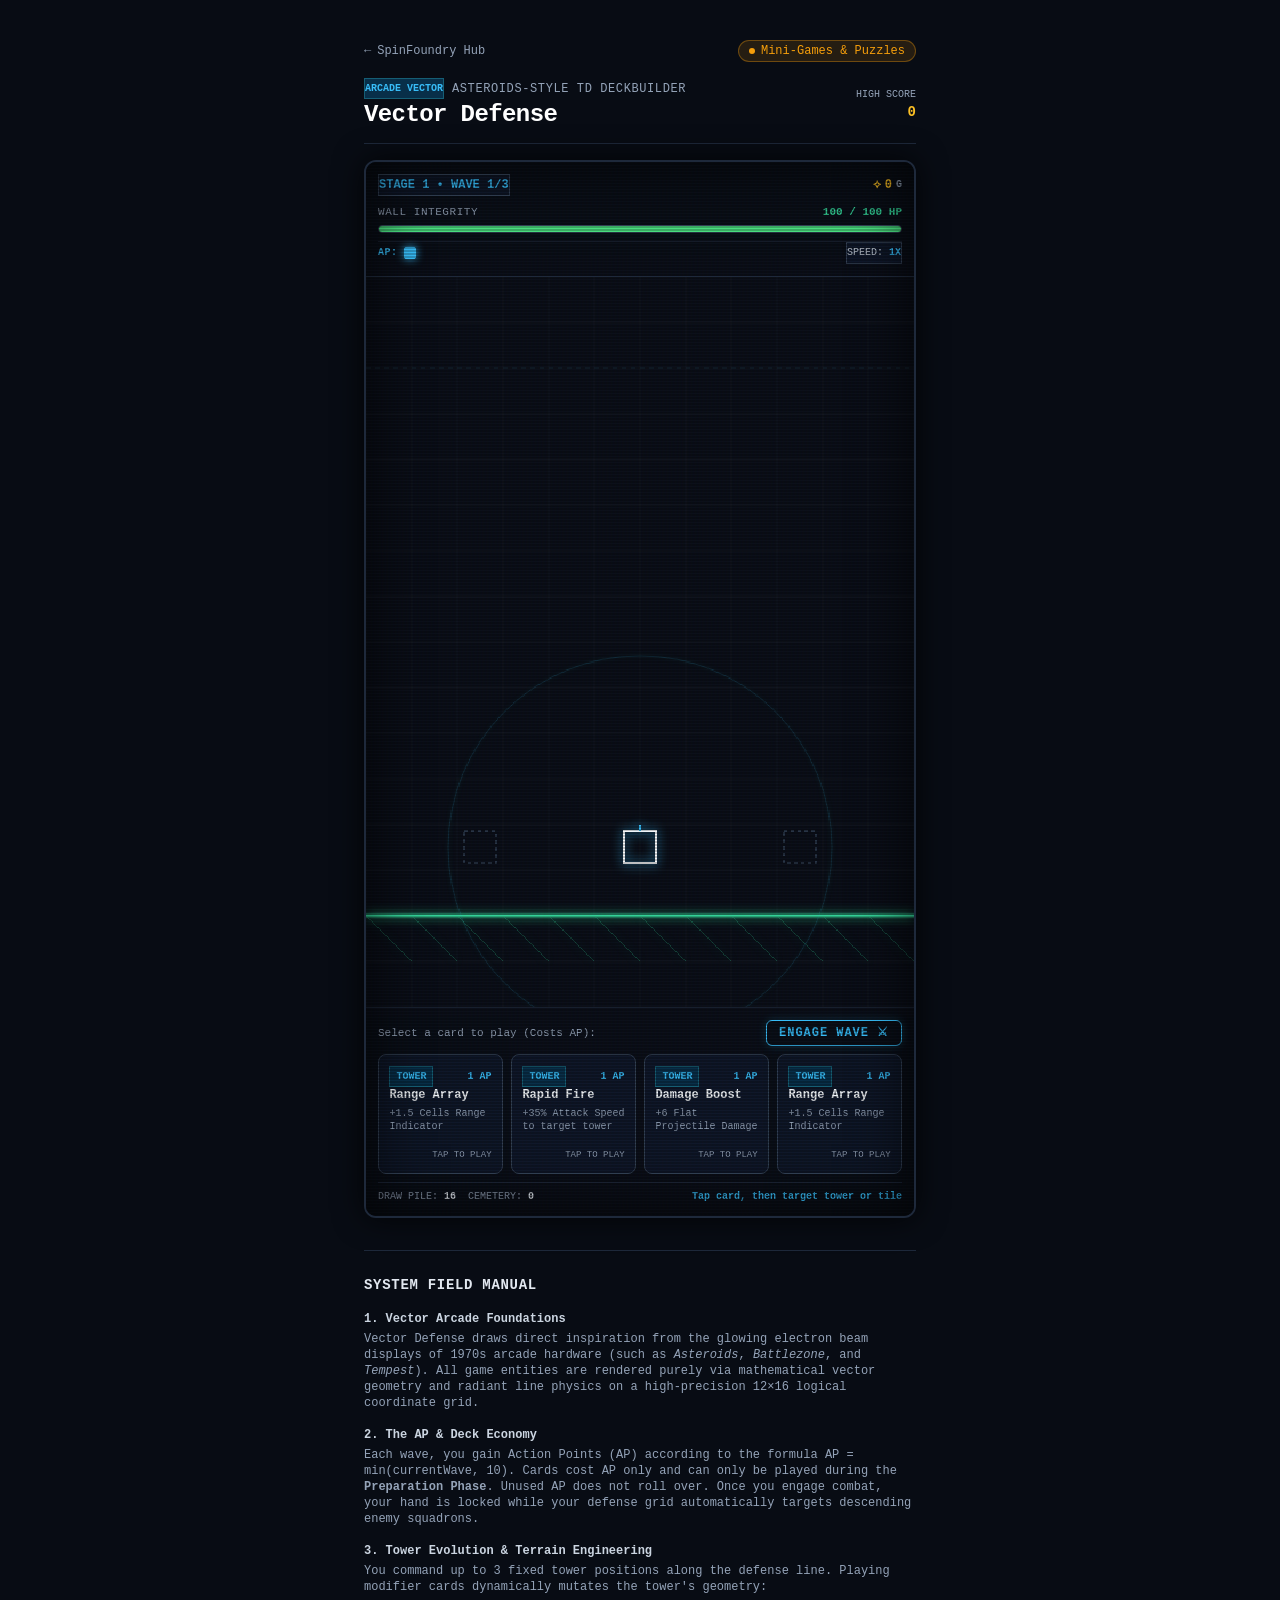
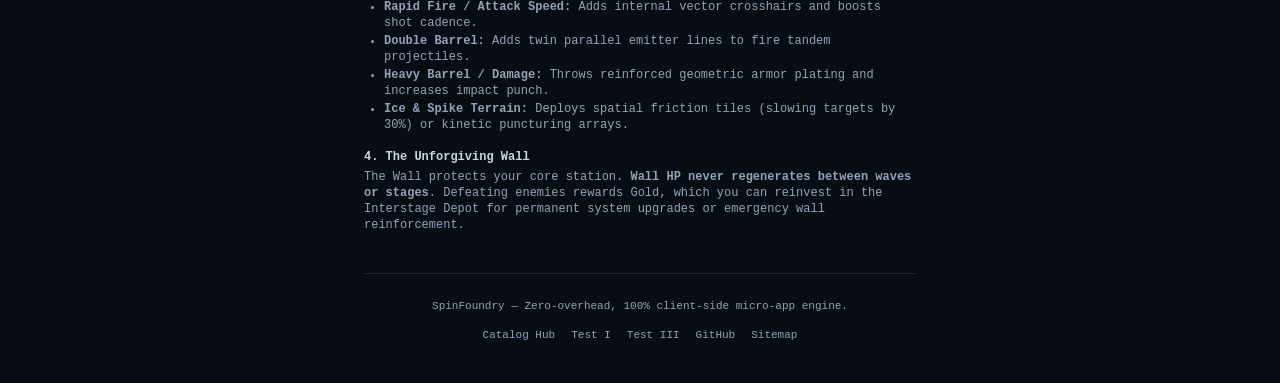
<file: vector-td-deckbuilder/index.html>
<!DOCTYPE html>
<html lang="en">
<head>
  <meta charset="UTF-8">
  <meta name="viewport" content="width=device-width, initial-scale=1.0">
  <title>Vector Defense: 2D Tower Defense Deckbuilder | SpinFoundry</title>
  <meta name="description" content="An ultra-minimalist retro vector arcade Tower Defense Deckbuilder inspired by 1970s Asteroids aesthetics. Defend the Wall, stack tower modifiers, craft terrain, and survive procedural waves.">
  <meta name="keywords" content="tower defense deckbuilder, vector arcade game, asteroids style game, retro defense game, minimalist tower defense, roguelite deckbuilder">
  <link rel="canonical" href="https://spinfoundry.pages.dev/vector-td-deckbuilder/">

  <meta property="og:type" content="website">
  <meta property="og:url" content="https://spinfoundry.pages.dev/vector-td-deckbuilder/">
  <meta property="og:title" content="Vector Defense: 2D Tower Defense Deckbuilder | SpinFoundry">
  <meta property="og:description" content="Defend the Wall using pre-placed towers, stackable card modifiers, and terrain traps. Pure 1970s vector arcade aesthetic.">
  <meta name="twitter:card" content="summary">

  <link rel="stylesheet" href="/assets/styles.css">

  <script type="application/ld+json">
  {
    "@context": "https://schema.org",
    "@type": "WebApplication",
    "name": "Vector Defense: 2D Tower Defense Deckbuilder",
    "url": "https://spinfoundry.pages.dev/vector-td-deckbuilder/",
    "description": "Minimalist retro vector arcade Tower Defense Deckbuilder featuring procedural waves, dynamic enemy pathfinding, stackable tower modifiers, and a roguelite card economy.",
    "applicationCategory": "GameApplication",
    "operatingSystem": "All"
  }
  </script>

  <style>
    /* Arcade Dark Theme Root */
    :root {
      --bg-dark: #0B0F19;
      --vector-cyan: #38bdf8;
      --vector-green: #34d399;
      --vector-amber: #fbbf24;
      --vector-red: #f87171;
      --vector-purple: #c084fc;
      --vector-white: #f8fafc;
    }

    body {
      background-color: #080c14;
      color: #e2e8f0;
      font-family: ui-monospace, SFMono-Regular, Menlo, Monaco, Consolas, "Liberation Mono", "Courier New", monospace;
    }

    /* Category Badge */
    .badge-games {
      background-color: rgba(245, 158, 11, 0.12);
      color: #f59e0b;
      border: 1px solid rgba(245, 158, 11, 0.35);
    }
    .badge-games-dot {
      background-color: #f59e0b;
    }

    /* Canvas Frame */
    .arcade-cabinet {
      background-color: var(--bg-dark);
      border: 2px solid #1e293b;
      box-shadow: 0 0 30px rgba(0, 0, 0, 0.8), inset 0 0 20px rgba(0, 0, 0, 0.7);
      position: relative;
      overflow: hidden;
      border-radius: 0.75rem;
    }

    /* CRT Scanline Overlay */
    .crt-overlay {
      position: absolute;
      inset: 0;
      pointer-events: none;
      background: linear-gradient(
        rgba(18, 16, 16, 0) 50%, 
        rgba(0, 0, 0, 0.35) 50%
      ), linear-gradient(
        90deg,
        rgba(255, 0, 0, 0.02),
        rgba(0, 255, 0, 0.01),
        rgba(0, 0, 255, 0.02)
      );
      background-size: 100% 3px, 4px 100%;
      opacity: 0.65;
      z-index: 20;
    }

    /* CRT Screen Vignette */
    .crt-vignette {
      position: absolute;
      inset: 0;
      pointer-events: none;
      box-shadow: inset 0 0 60px rgba(0, 0, 0, 0.7);
      z-index: 21;
    }

    /* Game Canvas */
    #gameCanvas {
      display: block;
      width: 100%;
      height: auto;
      aspect-ratio: 12 / 16;
      background-color: var(--bg-dark);
      cursor: crosshair;
      image-rendering: pixelated;
    }

    /* AP Pip Gauge */
    .ap-pip {
      display: inline-block;
      width: 12px;
      height: 12px;
      border: 1.5px solid var(--vector-cyan);
      border-radius: 2px;
      transition: all 0.2s ease;
    }
    .ap-pip.filled {
      background-color: var(--vector-cyan);
      box-shadow: 0 0 8px var(--vector-cyan);
    }
    .ap-pip.empty {
      background-color: transparent;
      border-color: #334155;
    }

    /* Cards UI */
    .card-item {
      background: #0f172a;
      border: 1.5px solid #334155;
      border-radius: 0.5rem;
      padding: 0.65rem;
      display: flex;
      flex-direction: column;
      justify-content: space-between;
      min-height: 120px;
      cursor: pointer;
      user-select: none;
      transition: all 0.15s cubic-bezier(0.4, 0, 0.2, 1);
      position: relative;
    }
    .card-item:hover {
      border-color: var(--vector-cyan);
      transform: translateY(-3px);
      box-shadow: 0 4px 14px rgba(56, 189, 248, 0.25);
    }
    .card-item.selected {
      border-color: #38bdf8;
      background: #13233b;
      box-shadow: 0 0 16px rgba(56, 189, 248, 0.4);
      outline: 2px solid #38bdf8;
    }
    .card-item.unplayable {
      opacity: 0.45;
      cursor: not-allowed;
      border-color: #1e293b;
    }
    .card-item.unplayable:hover {
      border-color: #1e293b;
      transform: none;
      box-shadow: none;
    }

    /* Modals & Overlays */
    .arcade-modal {
      position: absolute;
      inset: 0;
      background: rgba(11, 15, 25, 0.94);
      backdrop-filter: blur(4px);
      z-index: 30;
      display: flex;
      flex-direction: column;
      align-items: center;
      justify-content: center;
      padding: 1.5rem;
    }

    /* Glowing Vector Buttons */
    .btn-vector {
      font-family: inherit;
      text-transform: uppercase;
      font-weight: 700;
      letter-spacing: 0.08em;
      padding: 0.6rem 1.2rem;
      border-radius: 0.375rem;
      transition: all 0.15s ease;
      cursor: pointer;
      display: inline-flex;
      align-items: center;
      justify-content: center;
      gap: 0.5rem;
    }
    .btn-vector-cyan {
      background-color: transparent;
      color: var(--vector-cyan);
      border: 1.5px solid var(--vector-cyan);
      box-shadow: 0 0 10px rgba(56, 189, 248, 0.2);
    }
    .btn-vector-cyan:hover:not(:disabled) {
      background-color: var(--vector-cyan);
      color: #080c14;
      box-shadow: 0 0 18px rgba(56, 189, 248, 0.6);
    }
    .btn-vector-amber {
      background-color: transparent;
      color: var(--vector-amber);
      border: 1.5px solid var(--vector-amber);
      box-shadow: 0 0 10px rgba(251, 191, 36, 0.2);
    }
    .btn-vector-amber:hover:not(:disabled) {
      background-color: var(--vector-amber);
      color: #080c14;
      box-shadow: 0 0 18px rgba(251, 191, 36, 0.6);
    }
    .btn-vector:disabled {
      opacity: 0.35;
      cursor: not-allowed;
      border-color: #334155;
      color: #64748b;
      box-shadow: none;
    }

    /* Custom Scrollbars */
    ::-webkit-scrollbar {
      width: 6px;
      height: 6px;
    }
    ::-webkit-scrollbar-track {
      background: #0b0f19;
    }
    ::-webkit-scrollbar-thumb {
      background: #1e293b;
      border-radius: 3px;
    }
    ::-webkit-scrollbar-thumb:hover {
      background: #334155;
    }

    /* Utility fallbacks */
    .flex { display: flex; }
    .flex-col { flex-direction: column; }
    .items-center { align-items: center; }
    .justify-between { justify-content: space-between; }
    .justify-center { justify-content: center; }
    .gap-1 { gap: 0.25rem; }
    .gap-2 { gap: 0.5rem; }
    .gap-3 { gap: 0.75rem; }
    .gap-4 { gap: 1rem; }
    .grid { display: grid; }
    .grid-cols-2 { grid-template-columns: repeat(2, minmax(0, 1fr)); }
    .grid-cols-3 { grid-template-columns: repeat(3, minmax(0, 1fr)); }
    .grid-cols-4 { grid-template-columns: repeat(4, minmax(0, 1fr)); }
    .w-full { width: 100%; }
    .max-w-xl { max-width: 36rem; }
    .max-w-2xl { max-width: 42rem; }
    .mx-auto { margin-left: auto; margin-right: auto; }
    .hidden { display: none !important; }
    .text-xs { font-size: 0.75rem; line-height: 1rem; }
    .text-sm { font-size: 0.875rem; line-height: 1.25rem; }
    .text-lg { font-size: 1.125rem; line-height: 1.75rem; }
    .text-xl { font-size: 1.25rem; line-height: 1.75rem; }
    .text-2xl { font-size: 1.5rem; line-height: 2rem; }
    .font-bold { font-weight: 700; }
    .font-semibold { font-weight: 600; }
    .uppercase { text-transform: uppercase; }
    .tracking-wider { letter-spacing: 0.05em; }
    .text-cyan-400 { color: #38bdf8; }
    .text-green-400 { color: #34d399; }
    .text-amber-400 { color: #fbbf24; }
    .text-red-400 { color: #f87171; }
    .text-slate-400 { color: #94a3b8; }
    .text-slate-500 { color: #64748b; }
    .text-slate-300 { color: #cbd5e1; }
    .bg-slate-900 { background-color: #0f172a; }
    .border-slate-800 { border-color: #1e293b; }
    .p-3 { padding: 0.75rem; }
    .p-4 { padding: 1rem; }
    .p-6 { padding: 1.5rem; }
    .px-3 { padding-left: 0.75rem; padding-right: 0.75rem; }
    .py-1 { padding-top: 0.25rem; padding-bottom: 0.25rem; }
    .py-10 { padding-top: 2.5rem; padding-bottom: 2.5rem; }
    .rounded-lg { border-radius: 0.5rem; }
    .rounded-xl { border-radius: 0.75rem; }
    .rounded-full { border-radius: 9999px; }

    /* Extended Arcade Styling & Utility Fallbacks */
    .bg-\[\#0B0F19\] { background-color: #0B0F19; }
    .bg-cyan-950 { background-color: #082f49; }
    .bg-emerald-950 { background-color: #064e3b; }
    .bg-green-400 { background-color: #4ade80; }
    .bg-red-400 { background-color: #f87171; }
    .bg-slate-900\/50 { background-color: rgba(15, 23, 42, 0.5); }
    .border-2 { border-width: 2px; }
    .border-cyan-400\/80 { border-color: rgba(56, 189, 248, 0.8); }
    .border-cyan-800 { border-color: #155e75; }
    .border-emerald-800 { border-color: #065f46; }
    .border-red-500\/80 { border-color: rgba(239, 68, 68, 0.8); }
    .border-slate-700 { border-color: #334155; }
    .border-slate-800\/80 { border-color: rgba(30, 41, 59, 0.8); }
    .col-span-full { grid-column: 1 / -1; }
    .duration-300 { transition-duration: 300ms; }
    .h-full { height: 100%; }
    .hover\:text-slate-200:hover { color: #e2e8f0; }
    .hover\:text-white:hover { color: #ffffff; }
    .leading-snug { line-height: 1.375; }
    .line-clamp-2 { display: -webkit-box; -webkit-line-clamp: 2; -webkit-box-orient: vertical; overflow: hidden; }
    .max-w-sm { max-width: 24rem; }
    .mb-0\.5 { margin-bottom: 0.125rem; }
    .mb-2 { margin-bottom: 0.5rem; }
    .min-h-\[120px\] { min-height: 120px; }
    .mt-8 { margin-top: 2rem; }
    .mt-10 { margin-top: 2.5rem; }
    .pb-3 { padding-bottom: 0.75rem; }
    .pt-1\.5 { padding-top: 0.375rem; }
    .pt-2 { padding-top: 0.5rem; }
    .px-1\.5 { padding-left: 0.375rem; padding-right: 0.375rem; }
    .py-2\.5 { padding-top: 0.625rem; padding-bottom: 0.625rem; }
    .py-6 { padding-top: 1.5rem; padding-bottom: 1.5rem; }
    .select-none { user-select: none; -webkit-user-select: none; }
    .shadow-2xl { box-shadow: 0 25px 50px -12px rgba(0, 0, 0, 0.25); }
    .space-y-0\.5 > :not([hidden]) ~ :not([hidden]) { margin-top: 0.125rem; }
    .space-y-4 > :not([hidden]) ~ :not([hidden]) { margin-top: 1rem; }
    .text-\[10px\] { font-size: 10px; }
    .text-\[9px\] { font-size: 9px; }
    .text-\[11px\] { font-size: 11px; }
    .text-red-500 { color: #ef4444; }
    .text-slate-100 { color: #f1f5f9; }
    .text-slate-200 { color: #e2e8f0; }
    .tracking-widest { letter-spacing: 0.1em; }
    .z-10 { z-index: 10; }

    @media (min-width: 640px) {
      .sm\:grid-cols-4 { grid-template-columns: repeat(4, minmax(0, 1fr)); }
      .sm\:inline { display: inline; }
      .sm\:p-5 { padding: 1.25rem; }
      .sm\:py-10 { padding-top: 2.5rem; padding-bottom: 2.5rem; }
      .sm\:text-2xl { font-size: 1.5rem; line-height: 2rem; }
    }
  </style>
</head>
<body class="antialiased min-h-screen">

  <main class="max-w-xl mx-auto px-3 py-6 sm:py-10">

    <!-- Top Chrome / Breadcrumb -->
    <div class="flex items-center justify-between mb-4">
      <a href="/" class="text-xs font-medium text-slate-400 hover:text-slate-200 flex items-center gap-1.5 transition-colors">
        <span>←</span>
        <span>SpinFoundry Hub</span>
      </a>
      <div class="inline-flex items-center gap-1.5 px-2.5 py-0.5 rounded-full text-xs font-mono badge-games">
        <span class="w-1.5 h-1.5 rounded-full badge-games-dot"></span>
        Mini-Games &amp; Puzzles
      </div>
    </div>

    <!-- Header Banner -->
    <header class="mb-4 pb-3 border-b border-slate-800">
      <div class="flex items-center justify-between">
        <div>
          <div class="flex items-center gap-2 mb-1">
            <span class="px-2 py-0.5 rounded text-[10px] font-bold bg-cyan-950 text-cyan-400 border border-cyan-800">ARCADE VECTOR</span>
            <span class="text-xs text-slate-400 uppercase tracking-wider">Asteroids-Style TD Deckbuilder</span>
          </div>
          <h1 class="text-xl sm:text-2xl font-bold tracking-tight text-white">
            Vector Defense
          </h1>
        </div>
        <div class="text-right">
          <div class="text-[10px] uppercase text-slate-400">High Score</div>
          <div class="text-sm font-bold text-amber-400 font-mono" id="hudHighScore">0</div>
        </div>
      </div>
    </header>

    <!-- ARCADE CABINET WRAPPER -->
    <div class="arcade-cabinet mb-4">
      
      <!-- CRT Atmosphere Layers -->
      <div class="crt-overlay"></div>
      <div class="crt-vignette"></div>

      <!-- IN-GAME TOP HUD (ARCADE VECTOR DASHBOARD) -->
      <div class="p-3 bg-[#0B0F19] border-b border-slate-800 flex flex-col gap-2 relative z-10 select-none">
        
        <!-- Row 1: Telemetry -->
        <div class="flex items-center justify-between text-xs">
          <div class="flex items-center gap-2">
            <span class="px-2 py-0.5 rounded bg-slate-900 border border-slate-700 text-cyan-400 font-bold" id="hudStageWave">
              STAGE 1 • WAVE 1/3
            </span>
            <span class="text-[11px] font-mono text-slate-400 hidden sm:inline" id="hudPhaseStatus">
              [ PREPARATION ]
            </span>
          </div>

          <!-- Gold Counter -->
          <div class="flex items-center gap-1 text-amber-400 font-bold">
            <span class="text-xs">⟡</span>
            <span id="hudGold">0</span>
            <span class="text-[10px] text-slate-400">G</span>
          </div>
        </div>

        <!-- Row 2: Wall Integrity & Speed -->
        <div class="space-y-1">
          <div class="flex items-center justify-between text-[11px]">
            <span class="text-slate-400 uppercase tracking-wider">Wall Integrity</span>
            <span class="font-bold text-green-400 font-mono" id="hudWallHpText">100 / 100 HP</span>
          </div>
          <div class="w-full h-2 bg-slate-900 rounded-full border border-slate-700 overflow-hidden">
            <div id="hudWallHpBar" class="h-full bg-green-400 transition-all duration-300" style="width: 100%;"></div>
          </div>
        </div>

        <!-- Row 3: Action Points (AP) Gauge -->
        <div class="flex items-center justify-between text-xs pt-1 border-t border-slate-800/80">
          <div class="flex items-center gap-1.5">
            <span class="text-[10px] text-cyan-400 font-bold uppercase tracking-wider">AP:</span>
            <div class="flex items-center gap-1" id="hudApPips">
              <!-- Rendered dynamically -->
            </div>
          </div>
          <div class="flex items-center gap-2">
            <button id="btnSpeedToggle" type="button" class="text-[10px] px-2 py-0.5 rounded bg-slate-900 border border-slate-700 text-slate-300 hover:text-white transition-colors cursor-pointer">
              SPEED: <span id="speedVal" class="text-cyan-400 font-bold">1X</span>
            </button>
          </div>
        </div>

      </div>

      <!-- MAIN 12x16 VECTOR CANVAS -->
      <div class="relative">
        <canvas id="gameCanvas" width="480" height="640"></canvas>

        <!-- INTERSTAGE SHOP MODAL -->
        <div id="shopModal" class="arcade-modal hidden">
          <div class="w-full max-w-sm bg-[#0B0F19] border-2 border-cyan-400/80 rounded-xl p-4 sm:p-5 shadow-2xl flex flex-col gap-4 text-center">
            
            <div>
              <div class="text-[10px] uppercase tracking-widest text-cyan-400 font-bold mb-0.5">Tactical Resupply</div>
              <h2 class="text-lg font-bold text-white">Interstage Depot</h2>
              <p class="text-xs text-slate-400 mt-1">Wave cleared! Requisition cards or permanent upgrades.</p>
            </div>

            <!-- Available Gold in Shop -->
            <div class="inline-flex items-center justify-center gap-2 py-1 px-3 bg-slate-900 rounded-lg border border-slate-800 text-sm font-bold text-amber-400">
              <span>Gold Reserve:</span>
              <span id="shopGoldVal">0</span> G
            </div>

            <!-- Card Offerings (3 Random Cards) -->
            <div class="space-y-1.5 text-left">
              <div class="text-[10px] uppercase tracking-wider text-slate-400 font-semibold">New Cards (Adds to Deck)</div>
              <div class="grid grid-cols-3 gap-2" id="shopCardList">
                <!-- Injected by JS -->
              </div>
            </div>

            <!-- Permanent Run Upgrades -->
            <div class="space-y-1.5 text-left pt-2 border-t border-slate-800">
              <div class="text-[10px] uppercase tracking-wider text-slate-400 font-semibold">System Upgrades</div>
              <div class="grid grid-cols-2 gap-2" id="shopUpgradeList">
                <!-- Injected by JS -->
              </div>
            </div>

            <!-- Resume / Next Wave Button -->
            <div class="pt-2">
              <button id="btnExitShop" type="button" class="btn-vector btn-vector-cyan w-full text-xs py-2.5">
                Next Wave →
              </button>
            </div>

          </div>
        </div>

        <!-- GAME OVER OVERLAY -->
        <div id="gameOverModal" class="arcade-modal hidden">
          <div class="w-full max-w-sm bg-[#0B0F19] border-2 border-red-500/80 rounded-xl p-5 shadow-2xl flex flex-col gap-4 text-center">
            
            <div>
              <div class="text-[10px] uppercase tracking-widest text-red-400 font-bold mb-0.5">Telemetry Lost</div>
              <h2 class="text-xl font-bold text-red-500">WALL DESTROYED</h2>
              <p class="text-xs text-slate-400 mt-1">Defense perimeter breached. Final run diagnostics:</p>
            </div>

            <!-- Diagnostics Metrics Table -->
            <div class="grid grid-cols-2 gap-2 bg-slate-900 p-3 rounded-lg border border-slate-800 text-xs text-left font-mono">
              <div>
                <span class="text-slate-400 text-[10px] uppercase block">Stage Cleared</span>
                <span id="resStage" class="text-white font-bold text-sm">Stage 1</span>
              </div>
              <div>
                <span class="text-slate-400 text-[10px] uppercase block">Waves Defended</span>
                <span id="resWaves" class="text-white font-bold text-sm">2 Waves</span>
              </div>
              <div class="pt-2 border-t border-slate-800">
                <span class="text-slate-400 text-[10px] uppercase block">Enemies Neutralized</span>
                <span id="resKills" class="text-cyan-400 font-bold text-sm">0</span>
              </div>
              <div class="pt-2 border-t border-slate-800">
                <span class="text-slate-400 text-[10px] uppercase block">Total Gold Extracted</span>
                <span id="resGold" class="text-amber-400 font-bold text-sm">0 G</span>
              </div>
            </div>

            <!-- Restart Button -->
            <button id="btnRestartRun" type="button" class="btn-vector btn-vector-cyan w-full text-xs py-2.5">
              Deploy New Run ↺
            </button>

          </div>
        </div>

      </div>

      <!-- IN-GAME BOTTOM DECK & HAND CONTROLLER -->
      <div class="p-3 bg-[#0B0F19] border-t border-slate-800 relative z-10">
        
        <!-- Controls Header: Turn Instructions & Engage Wave Button -->
        <div class="flex items-center justify-between mb-2">
          <div class="text-[11px] text-slate-400 font-mono" id="controllerInstructions">
            Select a card to play (Costs AP):
          </div>
          <button id="btnStartWave" type="button" class="btn-vector btn-vector-cyan text-xs py-1 px-3">
            Engage Wave ⚔
          </button>
        </div>

        <!-- Cards Hand Container -->
        <div id="handCardsContainer" class="grid grid-cols-3 sm:grid-cols-4 gap-2 mb-2 min-h-[120px]">
          <!-- Hand cards rendered here -->
        </div>

        <!-- Deck & Cemetery Footer Stats -->
        <div class="flex items-center justify-between text-[10px] font-mono text-slate-400 pt-1.5 border-t border-slate-800/80">
          <div class="flex items-center gap-3">
            <span>DRAW PILE: <strong id="hudDrawCount" class="text-slate-200">17</strong></span>
            <span>CEMETERY: <strong id="hudDiscardCount" class="text-slate-200">0</strong></span>
          </div>
          <div class="text-cyan-400 font-semibold" id="hudActiveTargetText">
            Tap card, then target tower or tile
          </div>
        </div>

      </div>

    </div>

    <!-- Educational & Game Manual Section -->
    <article class="mt-8 pt-6 border-t border-slate-800 text-xs text-slate-400 space-y-4">
      <h2 class="text-sm font-bold uppercase tracking-wider text-slate-200">System Field Manual</h2>
      
      <div class="space-y-1">
        <h3 class="font-semibold text-slate-300">1. Vector Arcade Foundations</h3>
        <p>
          Vector Defense draws direct inspiration from the glowing electron beam displays of 1970s arcade hardware (such as <em>Asteroids</em>, <em>Battlezone</em>, and <em>Tempest</em>). All game entities are rendered purely via mathematical vector geometry and radiant line physics on a high-precision 12×16 logical coordinate grid.
        </p>
      </div>

      <div class="space-y-1">
        <h3 class="font-semibold text-slate-300">2. The AP &amp; Deck Economy</h3>
        <p>
          Each wave, you gain Action Points (AP) according to the formula <code>AP = min(currentWave, 10)</code>. Cards cost AP only and can only be played during the <strong>Preparation Phase</strong>. Unused AP does not roll over. Once you engage combat, your hand is locked while your defense grid automatically targets descending enemy squadrons.
        </p>
      </div>

      <div class="space-y-1">
        <h3 class="font-semibold text-slate-300">3. Tower Evolution &amp; Terrain Engineering</h3>
        <p>
          You command up to 3 fixed tower positions along the defense line. Playing modifier cards dynamically mutates the tower's geometry:
        </p>
        <ul class="list-disc pl-5 space-y-0.5 text-slate-400">
          <li><strong>Rapid Fire / Attack Speed:</strong> Adds internal vector crosshairs and boosts shot cadence.</li>
          <li><strong>Double Barrel:</strong> Adds twin parallel emitter lines to fire tandem projectiles.</li>
          <li><strong>Heavy Barrel / Damage:</strong> Throws reinforced geometric armor plating and increases impact punch.</li>
          <li><strong>Ice &amp; Spike Terrain:</strong> Deploys spatial friction tiles (slowing targets by 30%) or kinetic puncturing arrays.</li>
        </ul>
      </div>

      <div class="space-y-1">
        <h3 class="font-semibold text-slate-300">4. The Unforgiving Wall</h3>
        <p>
          The Wall protects your core station. <strong>Wall HP never regenerates between waves or stages</strong>. Defeating enemies rewards Gold, which you can reinvest in the Interstage Depot for permanent system upgrades or emergency wall reinforcement.
        </p>
      </div>
    </article>

    <!-- SpinFoundry Footer -->
    <footer class="mt-10 pt-6 border-t border-slate-800 flex flex-col sm:flex-row items-center justify-between text-[11px] text-slate-400 gap-3">
      <span>SpinFoundry — Zero-overhead, 100% client-side micro-app engine.</span>
      <div class="flex items-center gap-4">
        <a href="/" class="hover:text-slate-200 transition-colors">Catalog Hub</a>
        <a href="/color-acuity-test/" class="hover:text-slate-200 transition-colors">Test I</a>
        <a href="/color-matching-test/" class="hover:text-slate-200 transition-colors">Test III</a>
        <a href="https://github.com/SpinFoundry/SpinFoundry" target="_blank" rel="noopener noreferrer" class="hover:text-slate-200 transition-colors">GitHub</a>
        <a href="/sitemap.xml" class="hover:text-slate-200 transition-colors">Sitemap</a>
      </div>
    </footer>

  </main>

  <!-- GAME LOGIC ENGINE -->
  <script>
  (function () {
    'use strict';

    /* ═════════════════════════════════════════════
       1. CONFIGURATION & CONSTANTS
       ═════════════════════════════════════════════ */
    const COLS = 12;
    const ROWS = 16;
    const STORAGE_KEY = 'spinfoundry_vector_td';

    // Phase machine states
    const PHASES = {
      STAGE_SELECT:   'stageSelect',
      PREPARATION:    'preparation',
      WAVE_COMBAT:    'waveCombat',
      INTERSTAGE_SHOP:'interstageShop',
      GAME_OVER:      'gameOver'
    };

    // Enemy Archetypes (Strict vector parameters)
    const ENEMY_DEFS = {
      RUNNER: {
        id: 'runner',
        name: 'Runner',
        size: 8,
        hp: 14,
        speed: 2.1,
        gold: 1,
        wallDamage: 5,
        color: '#38bdf8' // cyan
      },
      GRUNT: {
        id: 'grunt',
        name: 'Grunt',
        size: 14,
        hp: 30,
        speed: 1.3,
        gold: 2,
        wallDamage: 8,
        color: '#34d399' // green
      },
      TANK: {
        id: 'tank',
        name: 'Tank',
        size: 26,
        hp: 95,
        speed: 0.75,
        gold: 5,
        wallDamage: 18,
        color: '#fbbf24' // amber
      },
      SPLITTER: {
        id: 'splitter',
        name: 'Splitter',
        size: 20,
        hp: 45,
        speed: 1.1,
        gold: 3,
        wallDamage: 10,
        color: '#c084fc', // purple
        children: 2 // spawns 2 runners upon death
      },
      SHIELD: {
        id: 'shield',
        name: 'Shield',
        size: 18,
        hp: 40,
        shieldHp: 30,
        speed: 1.1,
        gold: 4,
        wallDamage: 12,
        color: '#60a5fa' // blue
      },
      BOSS: {
        id: 'boss',
        name: 'Goliath Boss',
        size: 42,
        hp: 360,
        speed: 0.5,
        gold: 25,
        wallDamage: 35,
        color: '#f87171' // red
      }
    };

    // Base Card Definitions
    const CARD_CATALOG = [
      {
        id: 'rapid_fire',
        name: 'Rapid Fire',
        cost: 1,
        targetType: 'tower',
        desc: '+35% Attack Speed to target tower',
        apply: (tower) => { tower.modifiers.push('rapid_fire'); }
      },
      {
        id: 'damage',
        name: 'Damage Boost',
        cost: 1,
        targetType: 'tower',
        desc: '+6 Flat Projectile Damage',
        apply: (tower) => { tower.modifiers.push('damage'); }
      },
      {
        id: 'range',
        name: 'Range Array',
        cost: 1,
        targetType: 'tower',
        desc: '+1.5 Cells Range Indicator',
        apply: (tower) => { tower.modifiers.push('range'); }
      },
      {
        id: 'double_barrel',
        name: 'Double Barrel',
        cost: 2,
        targetType: 'tower',
        desc: 'Fires dual parallel projectiles simultaneously',
        apply: (tower) => { tower.modifiers.push('double_barrel'); }
      },
      {
        id: 'heavy_barrel',
        name: 'Heavy Barrel',
        cost: 2,
        targetType: 'tower',
        desc: '+14 Heavy Damage & reinforced frame',
        apply: (tower) => { tower.modifiers.push('heavy_barrel'); }
      },
      {
        id: 'attack_speed',
        name: 'Overclock',
        cost: 1,
        targetType: 'tower',
        desc: '+25% Rate of Fire to target tower',
        apply: (tower) => { tower.modifiers.push('attack_speed'); }
      },
      {
        id: 'ice_tile',
        name: 'Ice Tile',
        cost: 1,
        targetType: 'terrain',
        desc: 'Deploys Ice trap: slows enemies by 30%',
        apply: (grid, col, row) => { grid.setTerrain(col, row, 'ice'); }
      },
      {
        id: 'spike_tile',
        name: 'Spike Tile',
        cost: 1,
        targetType: 'terrain',
        desc: 'Deploys Spikes: continuous kinetic puncture damage',
        apply: (grid, col, row) => { grid.setTerrain(col, row, 'spike'); }
      }
    ];

    /* ═════════════════════════════════════════════
       2. DATA-DRIVEN DECK & CARD SYSTEM
       ═════════════════════════════════════════════ */
    class DeckManager {
      constructor() {
        this.drawPile = [];
        this.hand = [];
        this.cemetery = [];
      }

      initStartingDeck() {
        this.drawPile = [];
        this.hand = [];
        this.cemetery = [];

        // 20-card canonical starting deck composition
        const composition = [
          'rapid_fire', 'rapid_fire', 'rapid_fire', 'rapid_fire',
          'damage', 'damage', 'damage',
          'range', 'range', 'range',
          'heavy_barrel', 'heavy_barrel',
          'double_barrel', 'double_barrel',
          'ice_tile', 'ice_tile', 'ice_tile',
          'spike_tile', 'spike_tile',
          'attack_speed'
        ];

        composition.forEach((cardId, index) => {
          const base = CARD_CATALOG.find(c => c.id === cardId);
          if (base) {
            this.drawPile.push({
              uid: `card_${Date.now()}_${index}_${Math.random()}`,
              ...base
            });
          }
        });

        this.shuffle(this.drawPile);
      }

      shuffle(array) {
        for (let i = array.length - 1; i > 0; i--) {
          const j = Math.floor(Math.random() * (i + 1));
          [array[i], array[j]] = [array[j], array[i]];
        }
      }

      draw(count = 1) {
        for (let i = 0; i < count; i++) {
          if (this.drawPile.length === 0) {
            if (this.cemetery.length === 0) break;
            this.drawPile = [...this.cemetery];
            this.cemetery = [];
            this.shuffle(this.drawPile);
          }
          if (this.drawPile.length > 0) {
            this.hand.push(this.drawPile.pop());
          }
        }
      }

      discard(cardUid) {
        const idx = this.hand.findIndex(c => c.uid === cardUid);
        if (idx !== -1) {
          const [card] = this.hand.splice(idx, 1);
          this.cemetery.push(card);
        }
      }

      addCardToDraw(cardId) {
        const base = CARD_CATALOG.find(c => c.id === cardId);
        if (base) {
          this.drawPile.push({
            uid: `card_${Date.now()}_${Math.random()}`,
            ...base
          });
          this.shuffle(this.drawPile);
        }
      }
    }

    /* ═════════════════════════════════════════════
       3. LOGICAL BATTLEFIELD GRID & PATHFINDING
       ═════════════════════════════════════════════ */
    class BattlefieldGrid {
      constructor(cols, rows) {
        this.cols = cols;
        this.rows = rows;
        this.terrain = {}; // key: "col,row" -> 'ice' | 'spike'
      }

      clear() {
        this.terrain = {};
      }

      setTerrain(c, r, type) {
        if (c >= 0 && c < this.cols && r >= 2 && r <= 11) {
          this.terrain[`${c},${r}`] = type;
        }
      }

      getTerrain(c, r) {
        return this.terrain[`${c},${r}`] || null;
      }

      // Dynamic pathfinding: calculate optimal path from (col, row) downward to the Wall (row 14)
      findNextStep(currentX, currentY) {
        const currentC = Math.max(0, Math.min(this.cols - 1, Math.floor(currentX)));
        const currentR = Math.floor(currentY);

        // If close to wall, straight down
        if (currentR >= 13) {
          return { targetX: currentC + 0.5, targetY: 14 };
        }

        // Evaluate candidate steps: downward, diagonal-left, diagonal-right
        let bestScore = -Infinity;
        let chosenX = currentC + 0.5;
        let chosenY = currentR + 1 + 0.5;

        const candidateCols = [currentC, currentC - 1, currentC + 1].filter(c => c >= 0 && c < this.cols);

        for (const c of candidateCols) {
          const nextR = currentR + 1;
          let score = 100 - (nextR * 5); // base progression toward wall
          const t = this.getTerrain(c, nextR);

          if (t === 'spike') score -= 80; // avoid spikes if detour exists
          if (t === 'ice')   score -= 30; // slightly avoid ice

          // slight centering bias to prevent bunching at wall edges
          const centerDist = Math.abs(c - (this.cols / 2 - 0.5));
          score -= centerDist * 2;

          if (score > bestScore) {
            bestScore = score;
            chosenX = c + 0.5;
            chosenY = nextR + 0.5;
          }
        }

        return { targetX: chosenX, targetY: chosenY };
      }
    }

    /* ═════════════════════════════════════════════
       4. TOWERS & PROJECTILES
       ═════════════════════════════════════════════ */
    class Tower {
      constructor(slotId, col, row, active = false) {
        this.slotId = slotId;
        this.col = col;
        this.row = row;
        this.active = active;
        this.modifiers = []; // stackable modifiers reset every stage
        this.lastShotTime = 0;
        this.targetEnemy = null;
      }

      // Derived capabilities from base stats + modifiers + permanent upgrades
      getStats(permUpgrades) {
        let baseDamage = 12 * (1 + permUpgrades.damageBoost * 0.20);
        let baseFireRate = 1.0 * (1 + permUpgrades.fireRateBoost * 0.20); // shots per sec
        let baseRange = 4.2 * (1 + permUpgrades.rangeBoost * 0.20); // in grid units
        let doubleBarrel = false;

        this.modifiers.forEach(mod => {
          if (mod === 'rapid_fire')   baseFireRate += 0.35;
          if (mod === 'attack_speed') baseFireRate += 0.25;
          if (mod === 'damage')       baseDamage += 6;
          if (mod === 'heavy_barrel') baseDamage += 14;
          if (mod === 'range')        baseRange += 1.5;
          if (mod === 'double_barrel') doubleBarrel = true;
        });

        return {
          damage: baseDamage,
          fireRate: baseFireRate,
          range: baseRange,
          doubleBarrel: doubleBarrel
        };
      }

      resetStageModifiers() {
        this.modifiers = [];
      }
    }

    class Projectile {
      constructor(x, y, targetEnemy, damage, isDouble = false, angleOffset = 0) {
        this.x = x;
        this.y = y;
        this.targetEnemy = targetEnemy;
        this.damage = damage;
        this.speed = 8.5; // units per second
        this.isDouble = isDouble;
        this.active = true;
        this.trail = [];

        // Pre-calculate trajectory vector
        const dx = targetEnemy.x - x;
        const dy = targetEnemy.y - y;
        const dist = Math.hypot(dx, dy) || 1;
        const angle = Math.atan2(dy, dx) + angleOffset;

        this.vx = Math.cos(angle) * this.speed;
        this.vy = Math.sin(angle) * this.speed;
      }

      update(dt) {
        this.trail.unshift({ x: this.x, y: this.y });
        if (this.trail.length > 4) this.trail.pop();

        this.x += this.vx * dt;
        this.y += this.vy * dt;

        // Check collision with target
        if (this.targetEnemy && this.targetEnemy.active) {
          const d = Math.hypot(this.targetEnemy.x - this.x, this.targetEnemy.y - this.y);
          if (d < (this.targetEnemy.sizeInUnits / 2) + 0.2) {
            this.targetEnemy.takeDamage(this.damage);
            this.active = false;
          }
        }

        // Out of bounds
        if (this.y < 0 || this.y > ROWS || this.x < 0 || this.x > COLS) {
          this.active = false;
        }
      }
    }

    /* ═════════════════════════════════════════════
       5. ENEMY ENTITY
       ═════════════════════════════════════════════ */
    class Enemy {
      constructor(def, x, y, hpMultiplier = 1.0) {
        this.def = def;
        this.x = x;
        this.y = y;
        this.maxHp = Math.round(def.hp * hpMultiplier);
        this.hp = this.maxHp;
        this.shieldHp = def.shieldHp ? Math.round(def.shieldHp * hpMultiplier) : 0;
        this.maxShieldHp = this.shieldHp;
        this.speed = def.speed;
        this.gold = def.gold;
        this.wallDamage = def.wallDamage;
        this.color = def.color;
        this.active = true;
        this.reachedWall = false;
        this.sizeInUnits = def.size / 30; // normalized to grid units
        this.targetX = x;
        this.targetY = y + 1;
        this.repathTimer = 0;
        this.pulseAngle = Math.random() * Math.PI * 2;
      }

      takeDamage(amount) {
        if (this.shieldHp > 0) {
          if (this.shieldHp >= amount) {
            this.shieldHp -= amount;
            return;
          } else {
            amount -= this.shieldHp;
            this.shieldHp = 0;
          }
        }

        this.hp -= amount;
        if (this.hp <= 0) {
          this.active = false;
        }
      }

      update(dt, grid) {
        this.pulseAngle += dt * 4;
        this.repathTimer -= dt;

        if (this.repathTimer <= 0) {
          const step = grid.findNextStep(this.x, this.y);
          this.targetX = step.targetX;
          this.targetY = step.targetY;
          this.repathTimer = 0.45; // check terrain every 450ms
        }

        // Terrain influence
        let currentSpeed = this.speed;
        const currentTerrain = grid.getTerrain(Math.floor(this.x), Math.floor(this.y));
        if (currentTerrain === 'ice') {
          currentSpeed *= 0.70; // 30% reduction
        } else if (currentTerrain === 'spike') {
          this.takeDamage(12 * dt); // Continuous damage
        }

        // Step toward path target
        const dx = this.targetX - this.x;
        const dy = this.targetY - this.y;
        const dist = Math.hypot(dx, dy);

        if (dist > 0.05) {
          this.x += (dx / dist) * currentSpeed * dt;
          this.y += (dy / dist) * currentSpeed * dt;
        } else {
          this.y += currentSpeed * dt * 0.8;
        }

        // Check if reached Wall (row 14)
        if (this.y >= 14.0) {
          this.reachedWall = true;
          this.active = false;
        }
      }
    }

    /* ═════════════════════════════════════════════
       6. VECTOR PARTICLES & FX
       ═════════════════════════════════════════════ */
    class Particle {
      constructor(x, y, color) {
        this.x = x;
        this.y = y;
        this.color = color;
        const angle = Math.random() * Math.PI * 2;
        const speed = 1.5 + Math.random() * 4.5;
        this.vx = Math.cos(angle) * speed;
        this.vy = Math.sin(angle) * speed;
        this.life = 0.35 + Math.random() * 0.35;
        this.maxLife = this.life;
        this.len = 3 + Math.random() * 5;
      }

      update(dt) {
        this.x += this.vx * dt;
        this.y += this.vy * dt;
        this.life -= dt;
      }
    }

    /* ═════════════════════════════════════════════
       7. MAIN GAME ENGINE
       ═════════════════════════════════════════════ */
    class GameEngine {
      constructor() {
        this.canvas = document.getElementById('gameCanvas');
        this.ctx = this.canvas.getContext('2d');

        // Layout constants
        this.cols = COLS;
        this.rows = ROWS;
        this.cellW = this.canvas.width / this.cols;
        this.cellH = this.canvas.height / this.rows;

        // Run-level progression
        this.stage = 1;
        this.wave = 1;
        this.wavesPerStage = 3;
        this.gold = 0;
        this.wallHp = 100;
        this.wallMaxHp = 100;
        this.currentAP = 1;
        this.maxAP = 1;
        this.phase = PHASES.PREPARATION;
        this.speedMultiplier = 1.0;

        // Permanent Upgrades (Persists for current run)
        this.permUpgrades = {
          damageBoost: 0,
          fireRateBoost: 0,
          rangeBoost: 0,
          handSizeBoost: 0
        };

        // Telemetry
        this.totalKills = 0;
        this.totalGoldEarned = 0;

        // Grid & Systems
        this.grid = new BattlefieldGrid(this.cols, this.rows);
        this.deck = new DeckManager();

        // 3 Tower Slots along row 12
        this.towers = [
          new Tower(0, 2, 12, false), // Left Slot (locked initially)
          new Tower(1, 5.5, 12, true), // Center Slot (active by default)
          new Tower(2, 9, 12, false)  // Right Slot (locked initially)
        ];

        // Active combat collections
        this.enemies = [];
        this.projectiles = [];
        this.particles = [];
        this.waveQueue = [];
        this.spawnTimer = 0;
        this.screenShake = 0;

        // Interaction state
        this.selectedCard = null;

        // Bind DOM elements
        this.dom = {
          hudStageWave: document.getElementById('hudStageWave'),
          hudPhaseStatus: document.getElementById('hudPhaseStatus'),
          hudGold: document.getElementById('hudGold'),
          hudWallHpText: document.getElementById('hudWallHpText'),
          hudWallHpBar: document.getElementById('hudWallHpBar'),
          hudApPips: document.getElementById('hudApPips'),
          hudHighScore: document.getElementById('hudHighScore'),
          hudDrawCount: document.getElementById('hudDrawCount'),
          hudDiscardCount: document.getElementById('hudDiscardCount'),
          hudActiveTargetText: document.getElementById('hudActiveTargetText'),
          handCardsContainer: document.getElementById('handCardsContainer'),
          btnStartWave: document.getElementById('btnStartWave'),
          btnSpeedToggle: document.getElementById('btnSpeedToggle'),
          speedVal: document.getElementById('speedVal'),
          controllerInstructions: document.getElementById('controllerInstructions'),
          shopModal: document.getElementById('shopModal'),
          shopGoldVal: document.getElementById('shopGoldVal'),
          shopCardList: document.getElementById('shopCardList'),
          shopUpgradeList: document.getElementById('shopUpgradeList'),
          btnExitShop: document.getElementById('btnExitShop'),
          gameOverModal: document.getElementById('gameOverModal'),
          resStage: document.getElementById('resStage'),
          resWaves: document.getElementById('resWaves'),
          resKills: document.getElementById('resKills'),
          resGold: document.getElementById('resGold'),
          btnRestartRun: document.getElementById('btnRestartRun')
        };

        this.initEventListeners();
        this.loadHighScore();
        this.startRun();

        // Start Loop
        this.lastTime = performance.now();
        requestAnimationFrame(this.loop.bind(this));
      }

      loadHighScore() {
        try {
          const saved = JSON.parse(localStorage.getItem(STORAGE_KEY) || '{}');
          this.highScore = saved.highScore || 0;
          this.dom.hudHighScore.textContent = this.highScore;
        } catch (e) {
          this.highScore = 0;
        }
      }

      saveHighScore() {
        const score = (this.stage - 1) * 300 + (this.wave - 1) * 100 + this.totalKills * 10 + this.totalGoldEarned * 2;
        if (score > this.highScore) {
          this.highScore = score;
          this.dom.hudHighScore.textContent = this.highScore;
          try {
            localStorage.setItem(STORAGE_KEY, JSON.stringify({ highScore: this.highScore }));
          } catch (e) {}
        }
      }

      startRun() {
        this.stage = 1;
        this.wave = 1;
        this.wavesPerStage = 3;
        this.gold = 0;
        this.wallHp = 100;
        this.wallMaxHp = 100;
        this.totalKills = 0;
        this.totalGoldEarned = 0;
        this.permUpgrades = {
          damageBoost: 0,
          fireRateBoost: 0,
          rangeBoost: 0,
          handSizeBoost: 0
        };

        // Reset towers (Only Center active)
        this.towers[0].active = false;
        this.towers[0].resetStageModifiers();
        this.towers[1].active = true;
        this.towers[1].resetStageModifiers();
        this.towers[2].active = false;
        this.towers[2].resetStageModifiers();

        this.grid.clear();
        this.deck.initStartingDeck();
        this.deck.draw(3);

        this.startPreparationPhase();
      }

      startPreparationPhase() {
        this.phase = PHASES.PREPARATION;
        this.selectedCard = null;
        this.enemies = [];
        this.projectiles = [];
        this.waveQueue = [];

        // Calculate AP: AP = min(currentWave, 10)
        this.maxAP = Math.min(this.wave, 10);
        this.currentAP = this.maxAP;

        // Draw 1 card at beginning of each preparation phase
        this.deck.draw(1 + this.permUpgrades.handSizeBoost);

        this.updateHUD();
        this.renderHandUI();
      }

      startWaveCombat() {
        if (this.phase !== PHASES.PREPARATION) return;

        // Unused AP is lost
        this.currentAP = 0;
        this.phase = PHASES.WAVE_COMBAT;
        this.selectedCard = null;

        // Build procedural wave composition
        this.waveQueue = this.generateWaveComposition(this.stage, this.wave);
        this.spawnTimer = 0.5;

        this.updateHUD();
        this.renderHandUI(); // will render locked
      }

      generateWaveComposition(stage, wave) {
        const queue = [];
        const hpMultiplier = 1.0 + (stage - 1) * 0.45 + (wave - 1) * 0.15;
        let budget = 12 + (stage - 1) * 16 + wave * 9;

        // If final wave of stage, add Boss!
        if (wave === this.wavesPerStage) {
          queue.push({ def: ENEMY_DEFS.BOSS, hpMultiplier: hpMultiplier * 1.2 });
          budget -= 20;
        }

        while (budget > 0) {
          const roll = Math.random();
          let choice = ENEMY_DEFS.GRUNT;

          if (stage >= 2 && roll < 0.22) {
            choice = ENEMY_DEFS.SHIELD;
          } else if (stage >= 2 && roll < 0.42) {
            choice = ENEMY_DEFS.SPLITTER;
          } else if (roll < 0.35) {
            choice = ENEMY_DEFS.RUNNER;
          } else if (roll < 0.65) {
            choice = ENEMY_DEFS.GRUNT;
          } else {
            choice = ENEMY_DEFS.TANK;
          }

          queue.push({ def: choice, hpMultiplier });
          budget -= (choice.gold * 3);
        }

        return queue;
      }

      playCard(card, targetCol = null, targetRow = null) {
        if (this.phase !== PHASES.PREPARATION) return;
        if (this.currentAP < card.cost) return;

        if (card.targetType === 'tower') {
          // Apply to target tower, or default to center tower if specified
          const activeTowers = this.towers.filter(t => t.active);
          let chosen = null;

          if (targetCol !== null) {
            chosen = activeTowers.find(t => Math.abs(t.col - targetCol) < 1.5);
          }
          if (!chosen && activeTowers.length === 1) {
            chosen = activeTowers[0];
          }

          if (chosen) {
            this.currentAP -= card.cost;
            card.apply(chosen);
            this.deck.discard(card.uid);
            this.selectedCard = null;
            this.createParticleExplosion(chosen.col * this.cellW + this.cellW / 2, chosen.row * this.cellH + this.cellH / 2, '#38bdf8', 12);
          } else {
            this.dom.hudActiveTargetText.textContent = 'Please tap a tower slot to apply!';
            return;
          }
        } else if (card.targetType === 'terrain') {
          if (targetCol !== null && targetRow !== null) {
            if (targetRow >= 2 && targetRow <= 11) {
              this.currentAP -= card.cost;
              card.apply(this.grid, targetCol, targetRow);
              this.deck.discard(card.uid);
              this.selectedCard = null;
              this.createParticleExplosion(targetCol * this.cellW + this.cellW / 2, targetRow * this.cellH + this.cellH / 2, '#34d399', 8);
            } else {
              this.dom.hudActiveTargetText.textContent = 'Can only place terrain in the field (rows 2-11)!';
              return;
            }
          } else {
            this.dom.hudActiveTargetText.textContent = 'Tap an empty cell on the field to deploy!';
            return;
          }
        }

        this.updateHUD();
        this.renderHandUI();
      }

      checkWaveCompletion() {
        if (this.waveQueue.length === 0 && this.enemies.length === 0) {
          // Wave Cleared!
          this.saveHighScore();

          if (this.wave >= this.wavesPerStage) {
            // Stage Complete! Modifiers reset, transition to next stage
            this.openShop(true);
          } else {
            // Wave Complete, open interstage shop
            this.openShop(false);
          }
        }
      }

      openShop(isStageClear = false) {
        this.phase = PHASES.INTERSTAGE_SHOP;
        this.isStageClearAfterShop = isStageClear;

        this.dom.shopGoldVal.textContent = this.gold;
        this.renderShopOfferings();
        this.dom.shopModal.classList.remove('hidden');
      }

      renderShopOfferings() {
        // 3 Random Cards for gold
        const sampleCards = [];
        while (sampleCards.length < 3) {
          const rand = CARD_CATALOG[Math.floor(Math.random() * CARD_CATALOG.length)];
          if (!sampleCards.some(c => c.id === rand.id)) {
            sampleCards.push(rand);
          }
        }

        this.dom.shopCardList.innerHTML = sampleCards.map(c => `
          <div class="p-2 rounded bg-slate-900 border border-slate-700 flex flex-col justify-between">
            <div>
              <div class="text-[11px] font-bold text-cyan-400">${c.name}</div>
              <div class="text-[9px] text-slate-400 mt-0.5 line-clamp-2">${c.desc}</div>
            </div>
            <button type="button" data-buy-card="${c.id}" class="mt-2 w-full py-1 text-[10px] btn-vector btn-vector-amber ${this.gold < 15 ? 'opacity-40' : ''}">
              Buy (15G)
            </button>
          </div>
        `).join('');

        // Fixed Upgrades
        const upgrades = [
          {
            id: 'unlock_tower',
            name: 'Tower Slot',
            cost: 50,
            desc: 'Unlocks +1 permanent Tower Slot (Max 3)',
            disabled: this.towers.every(t => t.active)
          },
          {
            id: 'wall_repair',
            name: 'Reinforce Wall',
            cost: 30,
            desc: '+35 Max HP & heals +35 Wall HP',
            disabled: false
          },
          {
            id: 'damage_boost',
            name: 'Heavy Cores',
            cost: 25,
            desc: '+20% Global Tower Damage',
            disabled: false
          },
          {
            id: 'fire_rate',
            name: 'Flux Accelerators',
            cost: 25,
            desc: '+20% Global Tower Fire Rate',
            disabled: false
          }
        ];

        this.dom.shopUpgradeList.innerHTML = upgrades.map(u => `
          <div class="p-2 rounded bg-slate-900 border border-slate-700 flex flex-col justify-between">
            <div>
              <div class="text-[11px] font-bold text-white">${u.name}</div>
              <div class="text-[9px] text-slate-400 mt-0.5">${u.desc}</div>
            </div>
            <button type="button" data-buy-upgrade="${u.id}" ${u.disabled || this.gold < u.cost ? 'disabled' : ''} class="mt-2 w-full py-1 text-[10px] btn-vector btn-vector-cyan">
              ${u.disabled ? 'MAXED' : `${u.cost}G`}
            </button>
          </div>
        `).join('');

        // Bind purchase buttons
        this.dom.shopCardList.querySelectorAll('[data-buy-card]').forEach(btn => {
          btn.addEventListener('click', (e) => {
            const cardId = e.currentTarget.getAttribute('data-buy-card');
            if (this.gold >= 15) {
              this.gold -= 15;
              this.deck.addCardToDraw(cardId);
              this.dom.shopGoldVal.textContent = this.gold;
              this.renderShopOfferings();
              this.updateHUD();
            }
          });
        });

        this.dom.shopUpgradeList.querySelectorAll('[data-buy-upgrade]').forEach(btn => {
          btn.addEventListener('click', (e) => {
            const upId = e.currentTarget.getAttribute('data-buy-upgrade');
            this.handleUpgradePurchase(upId);
          });
        });
      }

      handleUpgradePurchase(id) {
        if (id === 'unlock_tower' && this.gold >= 50) {
          const locked = this.towers.find(t => !t.active);
          if (locked) {
            this.gold -= 50;
            locked.active = true;
          }
        } else if (id === 'wall_repair' && this.gold >= 30) {
          this.gold -= 30;
          this.wallMaxHp += 35;
          this.wallHp = Math.min(this.wallMaxHp, this.wallHp + 35);
        } else if (id === 'damage_boost' && this.gold >= 25) {
          this.gold -= 25;
          this.permUpgrades.damageBoost++;
        } else if (id === 'fire_rate' && this.gold >= 25) {
          this.gold -= 25;
          this.permUpgrades.fireRateBoost++;
        }

        this.dom.shopGoldVal.textContent = this.gold;
        this.renderShopOfferings();
        this.updateHUD();
      }

      exitShop() {
        this.dom.shopModal.classList.add('hidden');

        if (this.isStageClearAfterShop) {
          // Advance Stage
          this.stage++;
          this.wave = 1;
          this.wavesPerStage = 3 + Math.min(3, Math.floor(this.stage / 2));
          // Reset stage modifiers & terrain! Wall HP persists!
          this.towers.forEach(t => t.resetStageModifiers());
          this.grid.clear();
        } else {
          // Advance Wave within same stage
          this.wave++;
        }

        this.startPreparationPhase();
      }

      triggerGameOver() {
        this.phase = PHASES.GAME_OVER;
        this.saveHighScore();

        this.dom.resStage.textContent = `Stage ${this.stage}`;
        this.dom.resWaves.textContent = `${this.wave} / ${this.wavesPerStage}`;
        this.dom.resKills.textContent = this.totalKills;
        this.dom.resGold.textContent = `${this.totalGoldEarned} G`;

        this.dom.gameOverModal.classList.remove('hidden');
      }

      createParticleExplosion(x, y, color, count = 10) {
        for (let i = 0; i < count; i++) {
          this.particles.push(new Particle(x, y, color));
        }
      }

      /* ═════════════════════════════════════════════
         8. MAIN UPDATE & PHYSICS LOOP
         ═════════════════════════════════════════════ */
      update(dt) {
        if (this.screenShake > 0) {
          this.screenShake -= dt * 15;
          if (this.screenShake < 0) this.screenShake = 0;
        }

        if (this.phase !== PHASES.WAVE_COMBAT) return;

        // Spawn enemies from waveQueue
        this.spawnTimer -= dt;
        if (this.spawnTimer <= 0 && this.waveQueue.length > 0) {
          const item = this.waveQueue.shift();
          const spawnCol = 1 + Math.random() * (this.cols - 2); // random top lane
          this.enemies.push(new Enemy(item.def, spawnCol, 0.5, item.hpMultiplier));
          this.spawnTimer = 0.9 + Math.random() * 0.7; // staggering
        }

        // Update enemies
        for (let i = this.enemies.length - 1; i >= 0; i--) {
          const enemy = this.enemies[i];
          enemy.update(dt, this.grid);

          // If reached wall
          if (enemy.reachedWall) {
            this.wallHp -= enemy.wallDamage;
            this.screenShake = 12;
            const px = enemy.x * this.cellW;
            const py = 14 * this.cellH;
            this.createParticleExplosion(px, py, '#f87171', 18);

            if (this.wallHp <= 0) {
              this.wallHp = 0;
              this.updateHUD();
              this.triggerGameOver();
              return;
            }
            this.updateHUD();
          }

          // If destroyed by towers
          if (!enemy.active && !enemy.reachedWall) {
            this.totalKills++;
            this.gold += enemy.gold;
            this.totalGoldEarned += enemy.gold;
            this.updateHUD();

            const px = enemy.x * this.cellW;
            const py = enemy.y * this.cellH;
            this.createParticleExplosion(px, py, enemy.color, 14);

            // Splitter mechanics: spawns child runners
            if (enemy.def.children) {
              for (let c = 0; c < enemy.def.children; c++) {
                const child = new Enemy(ENEMY_DEFS.RUNNER, enemy.x + (c === 0 ? -0.4 : 0.4), enemy.y);
                this.enemies.push(child);
              }
            }
          }
        }
        this.enemies = this.enemies.filter(e => e.active);

        // Update Towers & Target Acquisition
        const now = performance.now() / 1000;
        this.towers.forEach(tower => {
          if (!tower.active) return;
          const stats = tower.getStats(this.permUpgrades);

          // Find nearest enemy within range
          let nearest = null;
          let minDist = stats.range;

          for (const e of this.enemies) {
            const d = Math.hypot(e.x - tower.col, e.y - tower.row);
            if (d <= minDist) {
              minDist = d;
              nearest = e;
            }
          }

          tower.targetEnemy = nearest;

          // Fire projectile
          if (nearest && (now - tower.lastShotTime) >= (1 / stats.fireRate)) {
            tower.lastShotTime = now;
            const startX = tower.col;
            const startY = tower.row - 0.4;

            if (stats.doubleBarrel) {
              this.projectiles.push(new Projectile(startX, startY, nearest, stats.damage * 0.7, true, -0.08));
              this.projectiles.push(new Projectile(startX, startY, nearest, stats.damage * 0.7, true, 0.08));
            } else {
              this.projectiles.push(new Projectile(startX, startY, nearest, stats.damage));
            }
          }
        });

        // Update Projectiles
        for (let i = this.projectiles.length - 1; i >= 0; i--) {
          const p = this.projectiles[i];
          p.update(dt);
          if (!p.active) {
            const px = p.x * this.cellW;
            const py = p.y * this.cellH;
            this.createParticleExplosion(px, py, '#38bdf8', 4);
          }
        }
        this.projectiles = this.projectiles.filter(p => p.active);

        // Update Particles
        this.particles.forEach(p => p.update(dt));
        this.particles = this.particles.filter(p => p.life > 0);

        this.checkWaveCompletion();
      }

      /* ═════════════════════════════════════════════
         9. STRICT VECTOR ARCADE RENDERING
         ═════════════════════════════════════════════ */
      render() {
        const ctx = this.ctx;
        const w = this.canvas.width;
        const h = this.canvas.height;

        ctx.save();

        // Screen Shake
        if (this.screenShake > 0) {
          const sx = (Math.random() - 0.5) * this.screenShake;
          const sy = (Math.random() - 0.5) * this.screenShake;
          ctx.translate(sx, sy);
        }

        // 1. Dark Background (#0B0F19)
        ctx.fillStyle = '#0B0F19';
        ctx.fillRect(0, 0, w, h);

        // 2. Faint Grid Lines & Spawn Boundaries
        ctx.strokeStyle = 'rgba(255, 255, 255, 0.035)';
        ctx.lineWidth = 1;
        for (let c = 0; c <= this.cols; c++) {
          ctx.beginPath();
          ctx.moveTo(c * this.cellW, 0);
          ctx.lineTo(c * this.cellW, h);
          ctx.stroke();
        }
        for (let r = 0; r <= this.rows; r++) {
          ctx.beginPath();
          ctx.moveTo(0, r * this.cellH);
          ctx.lineTo(w, r * this.cellH);
          ctx.stroke();
        }

        // Faint Spawn Line Indicator at row 2
        ctx.strokeStyle = 'rgba(56, 189, 248, 0.15)';
        ctx.setLineDash([4, 4]);
        ctx.beginPath();
        ctx.moveTo(0, 2 * this.cellH);
        ctx.lineTo(w, 2 * this.cellH);
        ctx.stroke();
        ctx.setLineDash([]);

        // 3. Render Terrain Tiles
        for (let r = 2; r <= 11; r++) {
          for (let c = 0; c < this.cols; c++) {
            const t = this.grid.getTerrain(c, r);
            if (t) {
              const x = c * this.cellW;
              const y = r * this.cellH;
              if (t === 'ice') {
                // Cyan vector diamond pattern
                ctx.strokeStyle = '#38bdf8';
                ctx.shadowColor = '#38bdf8';
                ctx.shadowBlur = 6;
                ctx.lineWidth = 1.2;
                ctx.beginPath();
                ctx.moveTo(x + this.cellW / 2, y + 4);
                ctx.lineTo(x + this.cellW - 4, y + this.cellH / 2);
                ctx.lineTo(x + this.cellW / 2, y + this.cellH - 4);
                ctx.lineTo(x + 4, y + this.cellH / 2);
                ctx.closePath();
                ctx.stroke();
                // Inner cross
                ctx.beginPath();
                ctx.moveTo(x + this.cellW / 2, y + 10);
                ctx.lineTo(x + this.cellW / 2, y + this.cellH - 10);
                ctx.moveTo(x + 10, y + this.cellH / 2);
                ctx.lineTo(x + this.cellW - 10, y + this.cellH / 2);
                ctx.stroke();
              } else if (t === 'spike') {
                // Red vector spike teeth
                ctx.strokeStyle = '#f87171';
                ctx.shadowColor = '#f87171';
                ctx.shadowBlur = 6;
                ctx.lineWidth = 1.5;
                ctx.beginPath();
                const teeth = 3;
                const tw = this.cellW / teeth;
                for (let i = 0; i < teeth; i++) {
                  ctx.moveTo(x + i * tw, y + this.cellH - 4);
                  ctx.lineTo(x + (i + 0.5) * tw, y + 8);
                  ctx.lineTo(x + (i + 1) * tw, y + this.cellH - 4);
                }
                ctx.stroke();
              }
            }
          }
        }

        // 4. Render Wall Component (Row 14)
        const wallY = 14 * this.cellH;
        ctx.shadowColor = '#34d399';
        ctx.shadowBlur = 8;
        ctx.strokeStyle = '#34d399';
        ctx.lineWidth = 3;
        ctx.beginPath();
        ctx.moveTo(0, wallY);
        ctx.lineTo(w, wallY);
        ctx.stroke();

        // Secondary Wall Grid Lattice
        ctx.strokeStyle = 'rgba(52, 211, 153, 0.25)';
        ctx.lineWidth = 1;
        for (let c = 0; c < this.cols; c++) {
          ctx.beginPath();
          ctx.moveTo(c * this.cellW, wallY);
          ctx.lineTo((c + 1) * this.cellW, wallY + this.cellH);
          ctx.stroke();
        }

        // 5. Render Towers (Row 12)
        this.towers.forEach(tower => {
          const cx = tower.col * this.cellW + this.cellW / 2;
          const cy = tower.row * this.cellH + this.cellH / 2;
          const half = 14;

          if (!tower.active) {
            // Unlocked placeholder slot (faint dashed vector outline)
            ctx.shadowBlur = 0;
            ctx.strokeStyle = '#334155';
            ctx.setLineDash([3, 3]);
            ctx.lineWidth = 1.5;
            ctx.strokeRect(cx - half, cy - half, half * 2, half * 2);
            ctx.setLineDash([]);
            return;
          }

          const stats = tower.getStats(this.permUpgrades);

          // Range circle indicator during preparation or hover
          if (this.phase === PHASES.PREPARATION) {
            ctx.shadowBlur = 4;
            ctx.strokeStyle = 'rgba(56, 189, 248, 0.15)';
            ctx.lineWidth = 1;
            ctx.beginPath();
            ctx.arc(cx, cy, stats.range * this.cellW, 0, Math.PI * 2);
            ctx.stroke();
          }

          // Dynamic Tower Vector Appearance derived from modifiers:
          ctx.shadowColor = '#38bdf8';
          ctx.shadowBlur = 10;
          ctx.strokeStyle = '#f8fafc';
          ctx.lineWidth = 2;

          // Base Solid Square
          ctx.strokeRect(cx - half, cy - half, half * 2, half * 2);

          // Heavy Barrel: add outer corner brackets
          if (tower.modifiers.includes('heavy_barrel')) {
            ctx.strokeStyle = '#fbbf24';
            ctx.shadowColor = '#fbbf24';
            ctx.lineWidth = 2.5;
            const bLen = 6;
            // 4 corners
            ctx.beginPath();
            ctx.moveTo(cx - half - 4, cy - half + bLen);
            ctx.lineTo(cx - half - 4, cy - half - 4);
            ctx.lineTo(cx - half + bLen, cy - half - 4);
            ctx.stroke();
            ctx.beginPath();
            ctx.moveTo(cx + half + 4, cy - half + bLen);
            ctx.lineTo(cx + half + 4, cy - half - 4);
            ctx.lineTo(cx + half - bLen, cy - half - 4);
            ctx.stroke();
          }

          // Rapid Fire: inner crosshairs
          if (tower.modifiers.includes('rapid_fire') || tower.modifiers.includes('attack_speed')) {
            ctx.strokeStyle = '#38bdf8';
            ctx.lineWidth = 1.2;
            ctx.beginPath();
            ctx.moveTo(cx - half + 4, cy);
            ctx.lineTo(cx + half - 4, cy);
            ctx.moveTo(cx, cy - half + 4);
            ctx.lineTo(cx, cy + half - 4);
            ctx.stroke();
          }

          // Double Barrel: twin emitter lines
          if (stats.doubleBarrel) {
            ctx.strokeStyle = '#38bdf8';
            ctx.lineWidth = 2;
            ctx.beginPath();
            ctx.moveTo(cx - 5, cy - half);
            ctx.lineTo(cx - 5, cy - half - 8);
            ctx.moveTo(cx + 5, cy - half);
            ctx.lineTo(cx + 5, cy - half - 8);
            ctx.stroke();
          } else {
            // Single emitter line
            ctx.strokeStyle = '#38bdf8';
            ctx.lineWidth = 2;
            ctx.beginPath();
            ctx.moveTo(cx, cy - half);
            ctx.lineTo(cx, cy - half - 6);
            ctx.stroke();
          }
        });

        // 6. Render Projectiles
        this.projectiles.forEach(p => {
          const px = p.x * this.cellW;
          const py = p.y * this.cellH;

          // Glowing Vector Beam
          ctx.shadowColor = '#38bdf8';
          ctx.shadowBlur = 8;
          ctx.strokeStyle = '#f8fafc';
          ctx.lineWidth = p.isDouble ? 1.5 : 2;

          ctx.beginPath();
          ctx.moveTo(px, py);
          ctx.lineTo(px - (p.vx * 0.05 * this.cellW), py - (p.vy * 0.05 * this.cellH));
          ctx.stroke();
        });

        // 7. Render Enemies (Vector Squares & Archetypes)
        this.enemies.forEach(e => {
          const ex = e.x * this.cellW;
          const ey = e.y * this.cellH;
          const size = e.def.size;
          const half = size / 2;

          ctx.save();
          ctx.translate(ex, ey);
          ctx.shadowColor = e.color;
          ctx.shadowBlur = 10;
          ctx.strokeStyle = e.color;
          ctx.lineWidth = 2;

          if (e.def.id === 'boss') {
            // Boss: Heavy double-layered square with rotating core
            ctx.lineWidth = 3;
            ctx.strokeRect(-half, -half, size, size);
            ctx.strokeRect(-half + 6, -half + 6, size - 12, size - 12);
            // Floating Health Line
            const hpPct = Math.max(0, e.hp / e.maxHp);
            ctx.shadowBlur = 0;
            ctx.fillStyle = '#1e293b';
            ctx.fillRect(-half, -half - 12, size, 4);
            ctx.fillStyle = '#f87171';
            ctx.fillRect(-half, -half - 12, size * hpPct, 4);
          } else if (e.def.id === 'shield') {
            // Shield: Vector square with outer pulsing ring
            ctx.strokeRect(-half, -half, size, size);
            if (e.shieldHp > 0) {
              ctx.strokeStyle = '#93c5fd';
              ctx.shadowColor = '#93c5fd';
              ctx.lineWidth = 1.5;
              ctx.beginPath();
              ctx.arc(0, 0, half + 5 + Math.sin(e.pulseAngle) * 1.5, 0, Math.PI * 2);
              ctx.stroke();
            }
          } else if (e.def.id === 'splitter') {
            // Splitter: 4 subdivided quadrants
            ctx.strokeRect(-half, -half, size, size);
            ctx.beginPath();
            ctx.moveTo(-half, 0);
            ctx.lineTo(half, 0);
            ctx.moveTo(0, -half);
            ctx.lineTo(0, half);
            ctx.stroke();
          } else {
            // Grunt / Runner / Tank
            ctx.strokeRect(-half, -half, size, size);
            if (e.def.id === 'tank') {
              // Tank crossbars
              ctx.strokeRect(-half + 4, -half + 4, size - 8, size - 8);
            }
          }

          ctx.restore();
        });

        // 8. Render Particles
        this.particles.forEach(p => {
          const alpha = p.life / p.maxLife;
          ctx.shadowBlur = 4;
          ctx.shadowColor = p.color;
          ctx.strokeStyle = p.color;
          ctx.lineWidth = 1.2;
          ctx.globalAlpha = alpha;

          ctx.beginPath();
          ctx.moveTo(p.x, p.y);
          ctx.lineTo(p.x - p.vx * 0.03, p.y - p.vy * 0.03);
          ctx.stroke();
          ctx.globalAlpha = 1.0;
        });

        ctx.restore();
      }

      loop(timestamp) {
        const dt = Math.min((timestamp - this.lastTime) / 1000, 0.1) * this.speedMultiplier;
        this.lastTime = timestamp;

        this.update(dt);
        this.render();

        requestAnimationFrame(this.loop.bind(this));
      }

      /* ═════════════════════════════════════════════
         10. HUD & UI BINDINGS
         ═════════════════════════════════════════════ */
      updateHUD() {
        this.dom.hudStageWave.textContent = `STAGE ${this.stage} • WAVE ${this.wave}/${this.wavesPerStage}`;
        this.dom.hudGold.textContent = this.gold;

        // Wall HP
        const hpPct = Math.max(0, Math.min(100, Math.round((this.wallHp / this.wallMaxHp) * 100)));
        this.dom.hudWallHpText.textContent = `${this.wallHp} / ${this.wallMaxHp} HP`;
        this.dom.hudWallHpBar.style.width = `${hpPct}%`;
        if (hpPct < 30) {
          this.dom.hudWallHpBar.className = 'h-full bg-red-400 transition-all duration-300';
        } else if (hpPct < 60) {
          this.dom.hudWallHpBar.className = 'h-full bg-amber-400 transition-all duration-300';
        } else {
          this.dom.hudWallHpBar.className = 'h-full bg-green-400 transition-all duration-300';
        }

        // AP Pips
        this.dom.hudApPips.innerHTML = Array.from({ length: this.maxAP }).map((_, i) => {
          const isFilled = i < this.currentAP;
          return `<span class="ap-pip ${isFilled ? 'filled' : 'empty'}"></span>`;
        }).join('');

        // Counts
        this.dom.hudDrawCount.textContent = this.deck.drawPile.length;
        this.dom.hudDiscardCount.textContent = this.deck.cemetery.length;

        // Status text
        if (this.phase === PHASES.PREPARATION) {
          this.dom.hudPhaseStatus.textContent = '[ PREPARATION ]';
          this.dom.btnStartWave.disabled = false;
        } else if (this.phase === PHASES.WAVE_COMBAT) {
          this.dom.hudPhaseStatus.textContent = `[ COMBAT: ${this.enemies.length + this.waveQueue.length} REMAINING ]`;
          this.dom.btnStartWave.disabled = true;
        }
      }

      renderHandUI() {
        if (this.phase !== PHASES.PREPARATION) {
          this.dom.handCardsContainer.innerHTML = `
            <div class="col-span-full py-6 text-center text-xs font-mono text-slate-400 bg-slate-900/50 rounded-lg border border-slate-800">
              ⚔ COMBAT IN PROGRESS — DEFENSE TOWERS ENGAGING DESCENDING TARGETS ⚔
            </div>
          `;
          return;
        }

        if (this.deck.hand.length === 0) {
          this.dom.handCardsContainer.innerHTML = `
            <div class="col-span-full py-6 text-center text-xs font-mono text-slate-400 bg-slate-900/50 rounded-lg border border-slate-800">
              No cards in hand. Engage wave to proceed.
            </div>
          `;
          return;
        }

        this.dom.handCardsContainer.innerHTML = this.deck.hand.map(card => {
          const canAfford = this.currentAP >= card.cost;
          const isSelected = this.selectedCard && this.selectedCard.uid === card.uid;
          const badgeColor = card.targetType === 'tower' ? 'text-cyan-400 border-cyan-800 bg-cyan-950' : 'text-emerald-400 border-emerald-800 bg-emerald-950';

          return `
            <div class="card-item ${!canAfford ? 'unplayable' : ''} ${isSelected ? 'selected' : ''}" data-card-uid="${card.uid}">
              <div>
                <div class="flex items-center justify-between text-[10px] font-bold mb-1">
                  <span class="px-1.5 py-0.5 rounded border ${badgeColor}">${card.targetType.toUpperCase()}</span>
                  <span class="text-cyan-400 font-mono">${card.cost} AP</span>
                </div>
                <div class="text-xs font-bold text-slate-100">${card.name}</div>
                <div class="text-[10px] text-slate-400 mt-1 leading-snug">${card.desc}</div>
              </div>
              <div class="text-[9px] text-right font-mono uppercase ${isSelected ? 'text-cyan-400 font-bold' : 'text-slate-400'}">
                ${isSelected ? '● ACTIVE' : 'TAP TO PLAY'}
              </div>
            </div>
          `;
        }).join('');

        // Attach Card Click Handlers
        this.dom.handCardsContainer.querySelectorAll('[data-card-uid]').forEach(el => {
          el.addEventListener('click', (e) => {
            const uid = e.currentTarget.getAttribute('data-card-uid');
            const card = this.deck.hand.find(c => c.uid === uid);
            if (!card || this.currentAP < card.cost) return;

            if (this.selectedCard && this.selectedCard.uid === card.uid) {
              // Toggle off
              this.selectedCard = null;
              this.dom.hudActiveTargetText.textContent = 'Tap card, then target tower or tile';
            } else {
              this.selectedCard = card;
              if (card.targetType === 'tower') {
                this.dom.hudActiveTargetText.textContent = `Targeting Tower for [${card.name}]. Click a tower slot!`;
              } else {
                this.dom.hudActiveTargetText.textContent = `Targeting Field for [${card.name}]. Click a field cell!`;
              }
            }
            this.renderHandUI();
          });
        });
      }

      initEventListeners() {
        // Start Wave Button
        this.dom.btnStartWave.addEventListener('click', () => {
          this.startWaveCombat();
        });

        // Speed Toggle Button
        this.dom.btnSpeedToggle.addEventListener('click', () => {
          this.speedMultiplier = this.speedMultiplier === 1.0 ? 2.0 : 1.0;
          this.dom.speedVal.textContent = `${this.speedMultiplier}X`;
        });

        // Shop Exit Button
        this.dom.btnExitShop.addEventListener('click', () => {
          this.exitShop();
        });

        // Restart Run Button
        this.dom.btnRestartRun.addEventListener('click', () => {
          this.dom.gameOverModal.classList.add('hidden');
          this.startRun();
        });

        // Canvas Interaction (Targeting towers / terrain)
        this.canvas.addEventListener('click', (e) => {
          if (!this.selectedCard || this.phase !== PHASES.PREPARATION) return;

          const rect = this.canvas.getBoundingClientRect();
          const clickX = ((e.clientX - rect.left) / rect.width) * this.canvas.width;
          const clickY = ((e.clientY - rect.top) / rect.height) * this.canvas.height;

          const targetCol = Math.floor(clickX / this.cellW);
          const targetRow = Math.floor(clickY / this.cellH);

          this.playCard(this.selectedCard, targetCol, targetRow);
        });
      }
    }

    // Initialize Game Engine on Page Load
    window.addEventListener('DOMContentLoaded', () => {
      new GameEngine();
    });

  })();
  </script>
</body>
</html>
</file>
<file: assets/styles.css>
*,:after,:before{--tw-border-spacing-x:0;--tw-border-spacing-y:0;--tw-translate-x:0;--tw-translate-y:0;--tw-rotate:0;--tw-skew-x:0;--tw-skew-y:0;--tw-scale-x:1;--tw-scale-y:1;--tw-pan-x: ;--tw-pan-y: ;--tw-pinch-zoom: ;--tw-scroll-snap-strictness:proximity;--tw-gradient-from-position: ;--tw-gradient-via-position: ;--tw-gradient-to-position: ;--tw-ordinal: ;--tw-slashed-zero: ;--tw-numeric-figure: ;--tw-numeric-spacing: ;--tw-numeric-fraction: ;--tw-ring-inset: ;--tw-ring-offset-width:0px;--tw-ring-offset-color:#fff;--tw-ring-color:rgba(59,130,246,.5);--tw-ring-offset-shadow:0 0 #0000;--tw-ring-shadow:0 0 #0000;--tw-shadow:0 0 #0000;--tw-shadow-colored:0 0 #0000;--tw-blur: ;--tw-brightness: ;--tw-contrast: ;--tw-grayscale: ;--tw-hue-rotate: ;--tw-invert: ;--tw-saturate: ;--tw-sepia: ;--tw-drop-shadow: ;--tw-backdrop-blur: ;--tw-backdrop-brightness: ;--tw-backdrop-contrast: ;--tw-backdrop-grayscale: ;--tw-backdrop-hue-rotate: ;--tw-backdrop-invert: ;--tw-backdrop-opacity: ;--tw-backdrop-saturate: ;--tw-backdrop-sepia: ;--tw-contain-size: ;--tw-contain-layout: ;--tw-contain-paint: ;--tw-contain-style: }::backdrop{--tw-border-spacing-x:0;--tw-border-spacing-y:0;--tw-translate-x:0;--tw-translate-y:0;--tw-rotate:0;--tw-skew-x:0;--tw-skew-y:0;--tw-scale-x:1;--tw-scale-y:1;--tw-pan-x: ;--tw-pan-y: ;--tw-pinch-zoom: ;--tw-scroll-snap-strictness:proximity;--tw-gradient-from-position: ;--tw-gradient-via-position: ;--tw-gradient-to-position: ;--tw-ordinal: ;--tw-slashed-zero: ;--tw-numeric-figure: ;--tw-numeric-spacing: ;--tw-numeric-fraction: ;--tw-ring-inset: ;--tw-ring-offset-width:0px;--tw-ring-offset-color:#fff;--tw-ring-color:rgba(59,130,246,.5);--tw-ring-offset-shadow:0 0 #0000;--tw-ring-shadow:0 0 #0000;--tw-shadow:0 0 #0000;--tw-shadow-colored:0 0 #0000;--tw-blur: ;--tw-brightness: ;--tw-contrast: ;--tw-grayscale: ;--tw-hue-rotate: ;--tw-invert: ;--tw-saturate: ;--tw-sepia: ;--tw-drop-shadow: ;--tw-backdrop-blur: ;--tw-backdrop-brightness: ;--tw-backdrop-contrast: ;--tw-backdrop-grayscale: ;--tw-backdrop-hue-rotate: ;--tw-backdrop-invert: ;--tw-backdrop-opacity: ;--tw-backdrop-saturate: ;--tw-backdrop-sepia: ;--tw-contain-size: ;--tw-contain-layout: ;--tw-contain-paint: ;--tw-contain-style: }/*! tailwindcss v3.4.17 | MIT License | https://tailwindcss.com*/*,:after,:before{border:0 solid #e5e7eb;box-sizing:border-box}:after,:before{--tw-content:""}:host,html{line-height:1.5;-webkit-text-size-adjust:100%;font-family:ui-sans-serif,system-ui,sans-serif,Apple Color Emoji,Segoe UI Emoji,Segoe UI Symbol,Noto Color Emoji;font-feature-settings:normal;font-variation-settings:normal;-moz-tab-size:4;-o-tab-size:4;tab-size:4;-webkit-tap-highlight-color:transparent}body{line-height:inherit;margin:0}hr{border-top-width:1px;color:inherit;height:0}abbr:where([title]){-webkit-text-decoration:underline dotted;text-decoration:underline dotted}h1,h2,h3,h4,h5,h6{font-size:inherit;font-weight:inherit}a{color:inherit;text-decoration:inherit}b,strong{font-weight:bolder}code,kbd,pre,samp{font-family:ui-monospace,SFMono-Regular,Menlo,Monaco,Consolas,Liberation Mono,Courier New,monospace;font-feature-settings:normal;font-size:1em;font-variation-settings:normal}small{font-size:80%}sub,sup{font-size:75%;line-height:0;position:relative;vertical-align:baseline}sub{bottom:-.25em}sup{top:-.5em}table{border-collapse:collapse;border-color:inherit;text-indent:0}button,input,optgroup,select,textarea{color:inherit;font-family:inherit;font-feature-settings:inherit;font-size:100%;font-variation-settings:inherit;font-weight:inherit;letter-spacing:inherit;line-height:inherit;margin:0;padding:0}button,select{text-transform:none}button,input:where([type=button]),input:where([type=reset]),input:where([type=submit]){-webkit-appearance:button;background-color:transparent;background-image:none}:-moz-focusring{outline:auto}:-moz-ui-invalid{box-shadow:none}progress{vertical-align:baseline}::-webkit-inner-spin-button,::-webkit-outer-spin-button{height:auto}[type=search]{-webkit-appearance:textfield;outline-offset:-2px}::-webkit-search-decoration{-webkit-appearance:none}::-webkit-file-upload-button{-webkit-appearance:button;font:inherit}summary{display:list-item}blockquote,dd,dl,figure,h1,h2,h3,h4,h5,h6,hr,p,pre{margin:0}fieldset{margin:0}fieldset,legend{padding:0}menu,ol,ul{list-style:none;margin:0;padding:0}dialog{padding:0}textarea{resize:vertical}input::-moz-placeholder,textarea::-moz-placeholder{color:#9ca3af;opacity:1}input::placeholder,textarea::placeholder{color:#9ca3af;opacity:1}[role=button],button{cursor:pointer}:disabled{cursor:default}audio,canvas,embed,iframe,img,object,svg,video{display:block;vertical-align:middle}img,video{height:auto;max-width:100%}[hidden]:where(:not([hidden=until-found])){display:none}body{--tw-bg-opacity:1;background-color:rgb(248 249 250/var(--tw-bg-opacity,1));--tw-text-opacity:1;color:rgb(30 41 59/var(--tw-text-opacity,1));-webkit-font-smoothing:antialiased;-moz-osx-font-smoothing:grayscale;font-feature-settings:"cv02","cv03","cv04","cv11"}.pointer-events-none{pointer-events:none}.absolute{position:absolute}.relative{position:relative}.left-3{left:.75rem}.right-3{right:.75rem}.top-2{top:.5rem}.top-2\.5{top:.625rem}.mx-auto{margin-left:auto;margin-right:auto}.mb-10{margin-bottom:2.5rem}.mb-3{margin-bottom:.75rem}.mb-4{margin-bottom:1rem}.mb-6{margin-bottom:1.5rem}.mb-8{margin-bottom:2rem}.mt-0\.5{margin-top:.125rem}.mt-1{margin-top:.25rem}.mt-1\.5{margin-top:.375rem}.mt-16{margin-top:4rem}.mt-2{margin-top:.5rem}.mt-3{margin-top:.75rem}.mt-5{margin-top:1.25rem}.line-clamp-3{display:-webkit-box;overflow:hidden;-webkit-box-orient:vertical;-webkit-line-clamp:3}.block{display:block}.flex{display:flex}.inline-flex{display:inline-flex}.table{display:table}.grid{display:grid}.hidden{display:none}.h-1\.5{height:.375rem}.h-2{height:.5rem}.h-3\.5{height:.875rem}.h-4{height:1rem}.min-h-screen{min-height:100vh}.w-1\.5{width:.375rem}.w-2{width:.5rem}.w-3\.5{width:.875rem}.w-4{width:1rem}.w-full{width:100%}.max-w-2xl{max-width:42rem}.max-w-3xl{max-width:48rem}.max-w-5xl{max-width:64rem}.max-w-xl{max-width:36rem}.border-collapse{border-collapse:collapse}.transform{transform:translate(var(--tw-translate-x),var(--tw-translate-y)) rotate(var(--tw-rotate)) skewX(var(--tw-skew-x)) skewY(var(--tw-skew-y)) scaleX(var(--tw-scale-x)) scaleY(var(--tw-scale-y))}@keyframes pulse{50%{opacity:.5}}.animate-pulse{animation:pulse 2s cubic-bezier(.4,0,.6,1) infinite}.cursor-not-allowed{cursor:not-allowed}.cursor-pointer{cursor:pointer}.list-disc{list-style-type:disc}.grid-cols-1{grid-template-columns:repeat(1,minmax(0,1fr))}.flex-col{flex-direction:column}.items-center{align-items:center}.justify-between{justify-content:space-between}.gap-1\.5{gap:.375rem}.gap-2{gap:.5rem}.gap-3{gap:.75rem}.gap-4{gap:1rem}.gap-5{gap:1.25rem}.gap-6{gap:1.5rem}.space-y-1>:not([hidden])~:not([hidden]){--tw-space-y-reverse:0;margin-bottom:calc(.25rem*var(--tw-space-y-reverse));margin-top:calc(.25rem*(1 - var(--tw-space-y-reverse)))}.space-y-1\.5>:not([hidden])~:not([hidden]){--tw-space-y-reverse:0;margin-bottom:calc(.375rem*var(--tw-space-y-reverse));margin-top:calc(.375rem*(1 - var(--tw-space-y-reverse)))}.space-y-2>:not([hidden])~:not([hidden]){--tw-space-y-reverse:0;margin-bottom:calc(.5rem*var(--tw-space-y-reverse));margin-top:calc(.5rem*(1 - var(--tw-space-y-reverse)))}.space-y-3>:not([hidden])~:not([hidden]){--tw-space-y-reverse:0;margin-bottom:calc(.75rem*var(--tw-space-y-reverse));margin-top:calc(.75rem*(1 - var(--tw-space-y-reverse)))}.space-y-6>:not([hidden])~:not([hidden]){--tw-space-y-reverse:0;margin-bottom:calc(1.5rem*var(--tw-space-y-reverse));margin-top:calc(1.5rem*(1 - var(--tw-space-y-reverse)))}.divide-y>:not([hidden])~:not([hidden]){--tw-divide-y-reverse:0;border-bottom-width:calc(1px*var(--tw-divide-y-reverse));border-top-width:calc(1px*(1 - var(--tw-divide-y-reverse)))}.divide-slate-100>:not([hidden])~:not([hidden]){--tw-divide-opacity:1;border-color:rgb(241 245 249/var(--tw-divide-opacity,1))}.overflow-hidden{overflow:hidden}.overflow-x-auto{overflow-x:auto}.whitespace-nowrap{white-space:nowrap}.rounded-full{border-radius:9999px}.rounded-lg{border-radius:.5rem}.rounded-xl{border-radius:.75rem}.border{border-width:1px}.border-b{border-bottom-width:1px}.border-t{border-top-width:1px}.border-emerald-200\/60{border-color:rgba(167,243,208,.6)}.border-orange-200\/60{border-color:hsla(32,98%,83%,.6)}.border-slate-100{--tw-border-opacity:1;border-color:rgb(241 245 249/var(--tw-border-opacity,1))}.border-slate-200{--tw-border-opacity:1;border-color:rgb(226 232 240/var(--tw-border-opacity,1))}.border-slate-200\/80{border-color:rgba(226,232,240,.8)}.bg-\[\#F8F9FA\]{--tw-bg-opacity:1;background-color:rgb(248 249 250/var(--tw-bg-opacity,1))}.bg-emerald-50{--tw-bg-opacity:1;background-color:rgb(236 253 245/var(--tw-bg-opacity,1))}.bg-emerald-500{--tw-bg-opacity:1;background-color:rgb(16 185 129/var(--tw-bg-opacity,1))}.bg-orange-50{--tw-bg-opacity:1;background-color:rgb(255 247 237/var(--tw-bg-opacity,1))}.bg-orange-500{--tw-bg-opacity:1;background-color:rgb(249 115 22/var(--tw-bg-opacity,1))}.bg-slate-50{--tw-bg-opacity:1;background-color:rgb(248 250 252/var(--tw-bg-opacity,1))}.bg-slate-50\/50{background-color:rgba(248,250,252,.5)}.bg-slate-900{--tw-bg-opacity:1;background-color:rgb(15 23 42/var(--tw-bg-opacity,1))}.bg-white{--tw-bg-opacity:1;background-color:rgb(255 255 255/var(--tw-bg-opacity,1))}.p-3{padding:.75rem}.p-5{padding:1.25rem}.p-6{padding:1.5rem}.px-2\.5{padding-left:.625rem;padding-right:.625rem}.px-3{padding-left:.75rem;padding-right:.75rem}.px-4{padding-left:1rem;padding-right:1rem}.px-6{padding-left:1.5rem;padding-right:1.5rem}.py-0\.5{padding-bottom:.125rem;padding-top:.125rem}.py-1{padding-bottom:.25rem;padding-top:.25rem}.py-1\.5{padding-bottom:.375rem;padding-top:.375rem}.py-12{padding-bottom:3rem;padding-top:3rem}.py-2{padding-bottom:.5rem;padding-top:.5rem}.py-3{padding-bottom:.75rem;padding-top:.75rem}.pb-2{padding-bottom:.5rem}.pb-6{padding-bottom:1.5rem}.pl-3{padding-left:.75rem}.pl-5{padding-left:1.25rem}.pl-9{padding-left:2.25rem}.pr-4{padding-right:1rem}.pr-8{padding-right:2rem}.pt-12{padding-top:3rem}.pt-3{padding-top:.75rem}.pt-3\.5{padding-top:.875rem}.pt-4{padding-top:1rem}.pt-6{padding-top:1.5rem}.pt-8{padding-top:2rem}.text-left{text-align:left}.text-center{text-align:center}.text-right{text-align:right}.align-top{vertical-align:top}.font-mono{font-family:ui-monospace,SFMono-Regular,Menlo,Monaco,Consolas,Liberation Mono,Courier New,monospace}.font-sans{font-family:ui-sans-serif,system-ui,sans-serif,Apple Color Emoji,Segoe UI Emoji,Segoe UI Symbol,Noto Color Emoji}.text-2xl{font-size:1.5rem;line-height:2rem}.text-3xl{font-size:1.875rem;line-height:2.25rem}.text-\[11px\]{font-size:11px}.text-base{font-size:1rem;line-height:1.5rem}.text-sm{font-size:.875rem;line-height:1.25rem}.text-xl{font-size:1.25rem;line-height:1.75rem}.text-xs{font-size:.75rem;line-height:1rem}.font-bold{font-weight:700}.font-extrabold{font-weight:800}.font-medium{font-weight:500}.font-semibold{font-weight:600}.uppercase{text-transform:uppercase}.italic{font-style:italic}.leading-relaxed{line-height:1.625}.tracking-tight{letter-spacing:-.025em}.tracking-wider{letter-spacing:.05em}.text-emerald-700{--tw-text-opacity:1;color:rgb(4 120 87/var(--tw-text-opacity,1))}.text-orange-700{--tw-text-opacity:1;color:rgb(194 65 12/var(--tw-text-opacity,1))}.text-slate-400{--tw-text-opacity:1;color:rgb(148 163 184/var(--tw-text-opacity,1))}.text-slate-500{--tw-text-opacity:1;color:rgb(100 116 139/var(--tw-text-opacity,1))}.text-slate-600{--tw-text-opacity:1;color:rgb(71 85 105/var(--tw-text-opacity,1))}.text-slate-700{--tw-text-opacity:1;color:rgb(51 65 85/var(--tw-text-opacity,1))}.text-slate-800{--tw-text-opacity:1;color:rgb(30 41 59/var(--tw-text-opacity,1))}.text-slate-900{--tw-text-opacity:1;color:rgb(15 23 42/var(--tw-text-opacity,1))}.text-white{--tw-text-opacity:1;color:rgb(255 255 255/var(--tw-text-opacity,1))}.underline{text-decoration-line:underline}.antialiased{-webkit-font-smoothing:antialiased;-moz-osx-font-smoothing:grayscale}.placeholder-slate-400::-moz-placeholder{--tw-placeholder-opacity:1;color:rgb(148 163 184/var(--tw-placeholder-opacity,1))}.placeholder-slate-400::placeholder{--tw-placeholder-opacity:1;color:rgb(148 163 184/var(--tw-placeholder-opacity,1))}.opacity-50{opacity:.5}.shadow-sm{--tw-shadow:0 1px 2px 0 rgba(0,0,0,.05);--tw-shadow-colored:0 1px 2px 0 var(--tw-shadow-color);box-shadow:var(--tw-ring-offset-shadow,0 0 #0000),var(--tw-ring-shadow,0 0 #0000),var(--tw-shadow)}.filter{filter:var(--tw-blur) var(--tw-brightness) var(--tw-contrast) var(--tw-grayscale) var(--tw-hue-rotate) var(--tw-invert) var(--tw-saturate) var(--tw-sepia) var(--tw-drop-shadow)}.transition-all{transition-duration:.15s;transition-property:all;transition-timing-function:cubic-bezier(.4,0,.2,1)}.transition-colors{transition-duration:.15s;transition-property:color,background-color,border-color,text-decoration-color,fill,stroke;transition-timing-function:cubic-bezier(.4,0,.2,1)}.transition-transform{transition-property:transform;transition-timing-function:cubic-bezier(.4,0,.2,1)}.duration-150,.transition-transform{transition-duration:.15s}::-webkit-scrollbar{height:6px;width:6px}::-webkit-scrollbar-track{background:#f1f5f9}::-webkit-scrollbar-thumb{background:#cbd5e1;border-radius:3px}::-webkit-scrollbar-thumb:hover{background:#94a3b8}.hover\:-translate-y-0\.5:hover{--tw-translate-y:-0.125rem;transform:translate(var(--tw-translate-x),var(--tw-translate-y)) rotate(var(--tw-rotate)) skewX(var(--tw-skew-x)) skewY(var(--tw-skew-y)) scaleX(var(--tw-scale-x)) scaleY(var(--tw-scale-y))}.hover\:border-slate-300:hover{--tw-border-opacity:1;border-color:rgb(203 213 225/var(--tw-border-opacity,1))}.hover\:bg-slate-50:hover{--tw-bg-opacity:1;background-color:rgb(248 250 252/var(--tw-bg-opacity,1))}.hover\:bg-slate-800:hover{--tw-bg-opacity:1;background-color:rgb(30 41 59/var(--tw-bg-opacity,1))}.hover\:text-slate-800:hover{--tw-text-opacity:1;color:rgb(30 41 59/var(--tw-text-opacity,1))}.hover\:text-slate-900:hover{--tw-text-opacity:1;color:rgb(15 23 42/var(--tw-text-opacity,1))}.hover\:shadow-md:hover{--tw-shadow:0 4px 6px -1px rgba(0,0,0,.1),0 2px 4px -2px rgba(0,0,0,.1);--tw-shadow-colored:0 4px 6px -1px var(--tw-shadow-color),0 2px 4px -2px var(--tw-shadow-color)}.hover\:shadow-md:hover,.hover\:shadow-sm:hover{box-shadow:var(--tw-ring-offset-shadow,0 0 #0000),var(--tw-ring-shadow,0 0 #0000),var(--tw-shadow)}.hover\:shadow-sm:hover{--tw-shadow:0 1px 2px 0 rgba(0,0,0,.05);--tw-shadow-colored:0 1px 2px 0 var(--tw-shadow-color)}.focus\:border-slate-400:focus{--tw-border-opacity:1;border-color:rgb(148 163 184/var(--tw-border-opacity,1))}.focus\:outline-none:focus{outline:2px solid transparent;outline-offset:2px}.focus\:ring-2:focus{--tw-ring-offset-shadow:var(--tw-ring-inset) 0 0 0 var(--tw-ring-offset-width) var(--tw-ring-offset-color);--tw-ring-shadow:var(--tw-ring-inset) 0 0 0 calc(2px + var(--tw-ring-offset-width)) var(--tw-ring-color);box-shadow:var(--tw-ring-offset-shadow),var(--tw-ring-shadow),var(--tw-shadow,0 0 #0000)}.focus\:ring-slate-900:focus{--tw-ring-opacity:1;--tw-ring-color:rgb(15 23 42/var(--tw-ring-opacity,1))}.focus\:ring-slate-900\/10:focus{--tw-ring-color:rgba(15,23,42,.1)}.active\:scale-95:active{--tw-scale-x:.95;--tw-scale-y:.95}.active\:scale-95:active,.group:hover .group-hover\:translate-x-1{transform:translate(var(--tw-translate-x),var(--tw-translate-y)) rotate(var(--tw-rotate)) skewX(var(--tw-skew-x)) skewY(var(--tw-skew-y)) scaleX(var(--tw-scale-x)) scaleY(var(--tw-scale-y))}.group:hover .group-hover\:translate-x-1{--tw-translate-x:0.25rem}.group:hover .group-hover\:text-slate-600{--tw-text-opacity:1;color:rgb(71 85 105/var(--tw-text-opacity,1))}.group:hover .group-hover\:text-slate-700{--tw-text-opacity:1;color:rgb(51 65 85/var(--tw-text-opacity,1))}@media (min-width:640px){.sm\:w-1\/2{width:50%}.sm\:grid-cols-2{grid-template-columns:repeat(2,minmax(0,1fr))}.sm\:grid-cols-3{grid-template-columns:repeat(3,minmax(0,1fr))}.sm\:flex-row{flex-direction:row}.sm\:p-7{padding:1.75rem}.sm\:text-3xl{font-size:1.875rem;line-height:2.25rem}.sm\:text-4xl{font-size:2.25rem;line-height:2.5rem}.sm\:text-sm{font-size:.875rem;line-height:1.25rem}}@media (min-width:768px){.md\:w-72{width:18rem}.md\:w-auto{width:auto}.md\:grid-cols-2{grid-template-columns:repeat(2,minmax(0,1fr))}.md\:flex-row{flex-direction:row}.md\:pb-0{padding-bottom:0}}@media (min-width:1024px){.lg\:grid-cols-3{grid-template-columns:repeat(3,minmax(0,1fr))}}
</file>
